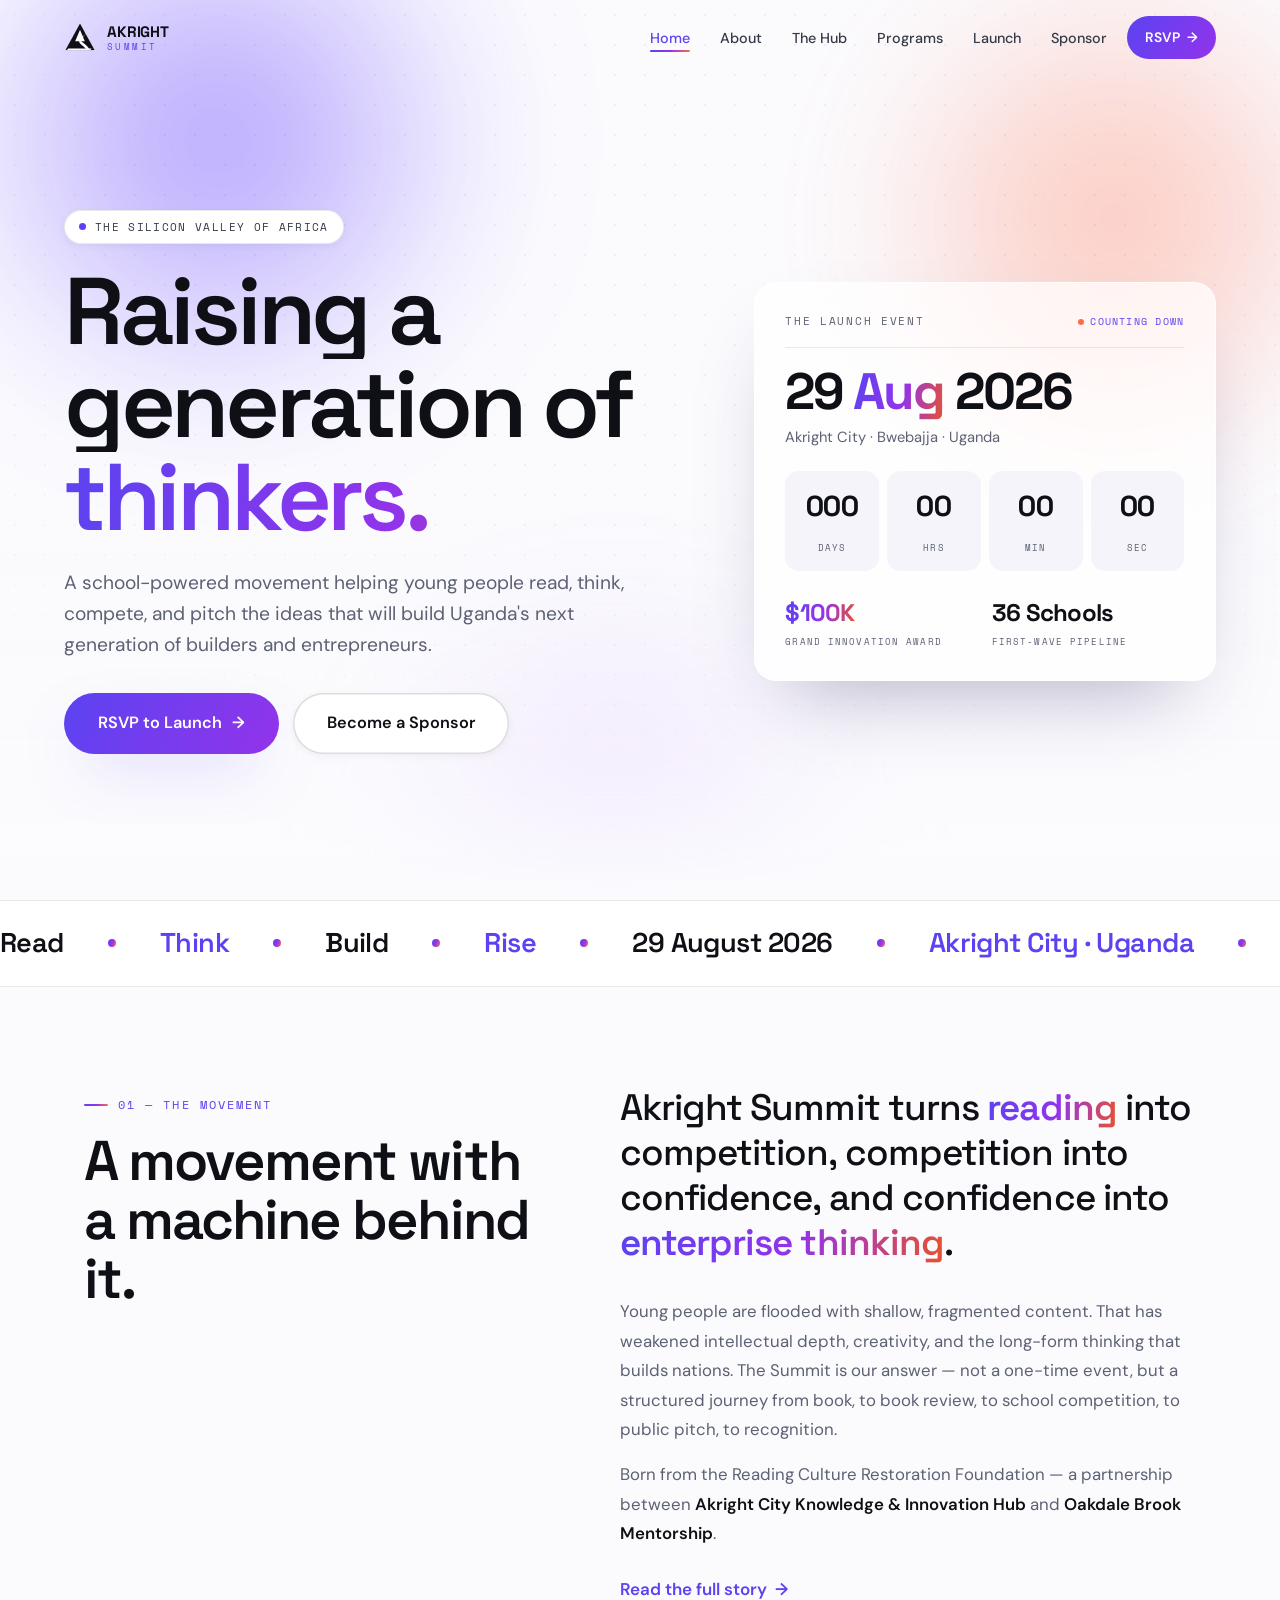
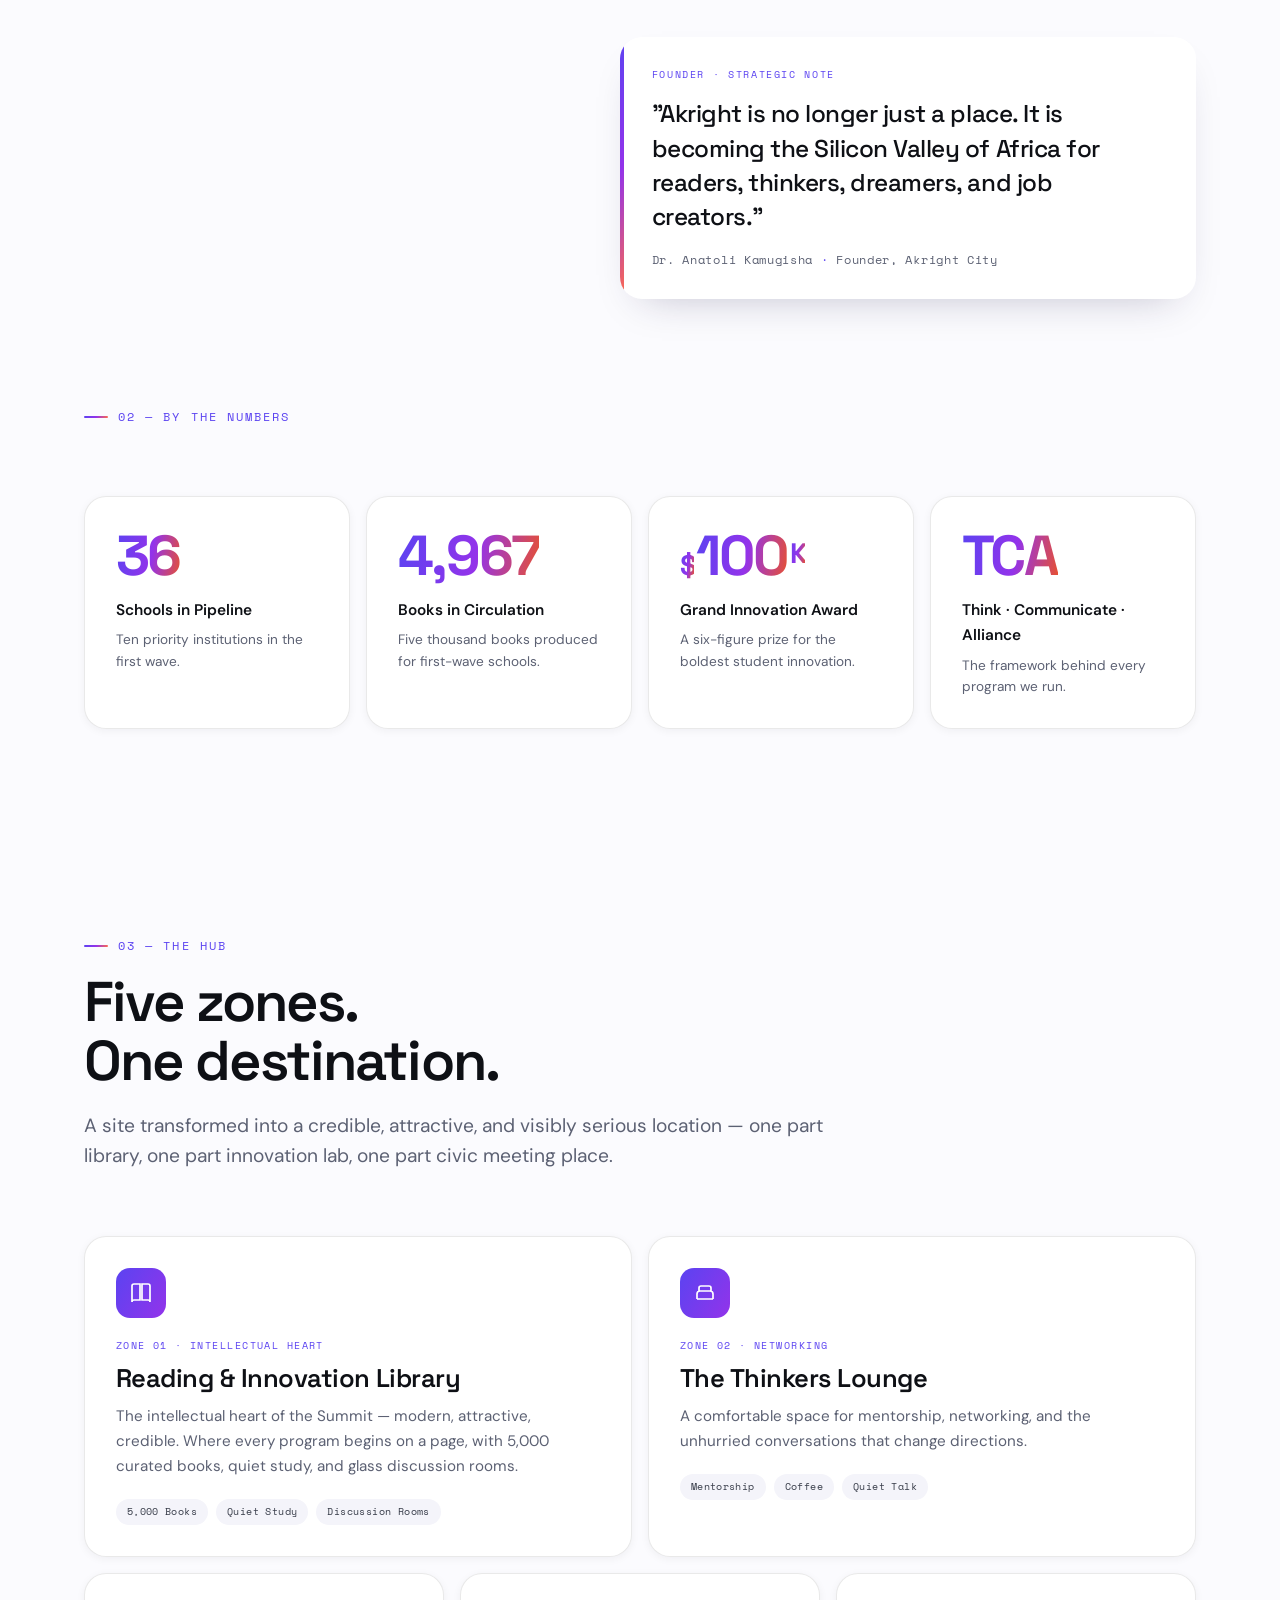
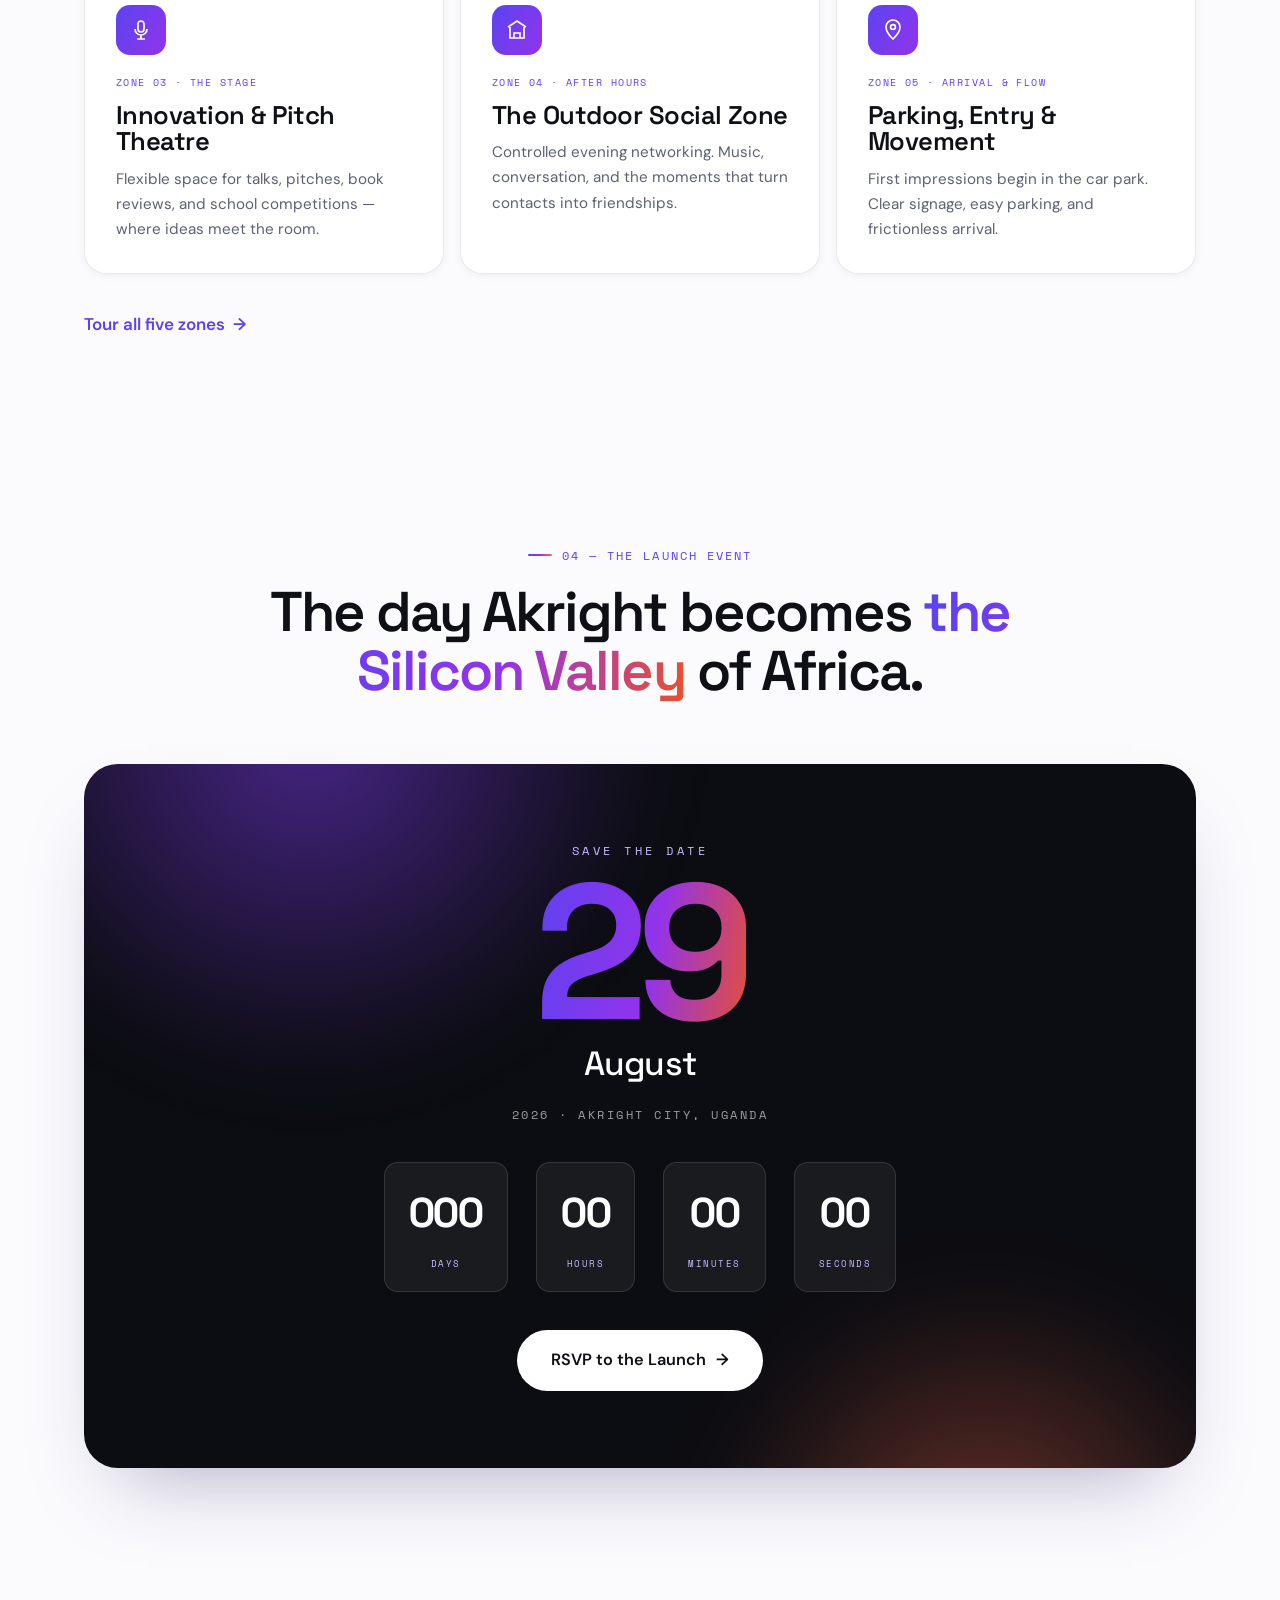
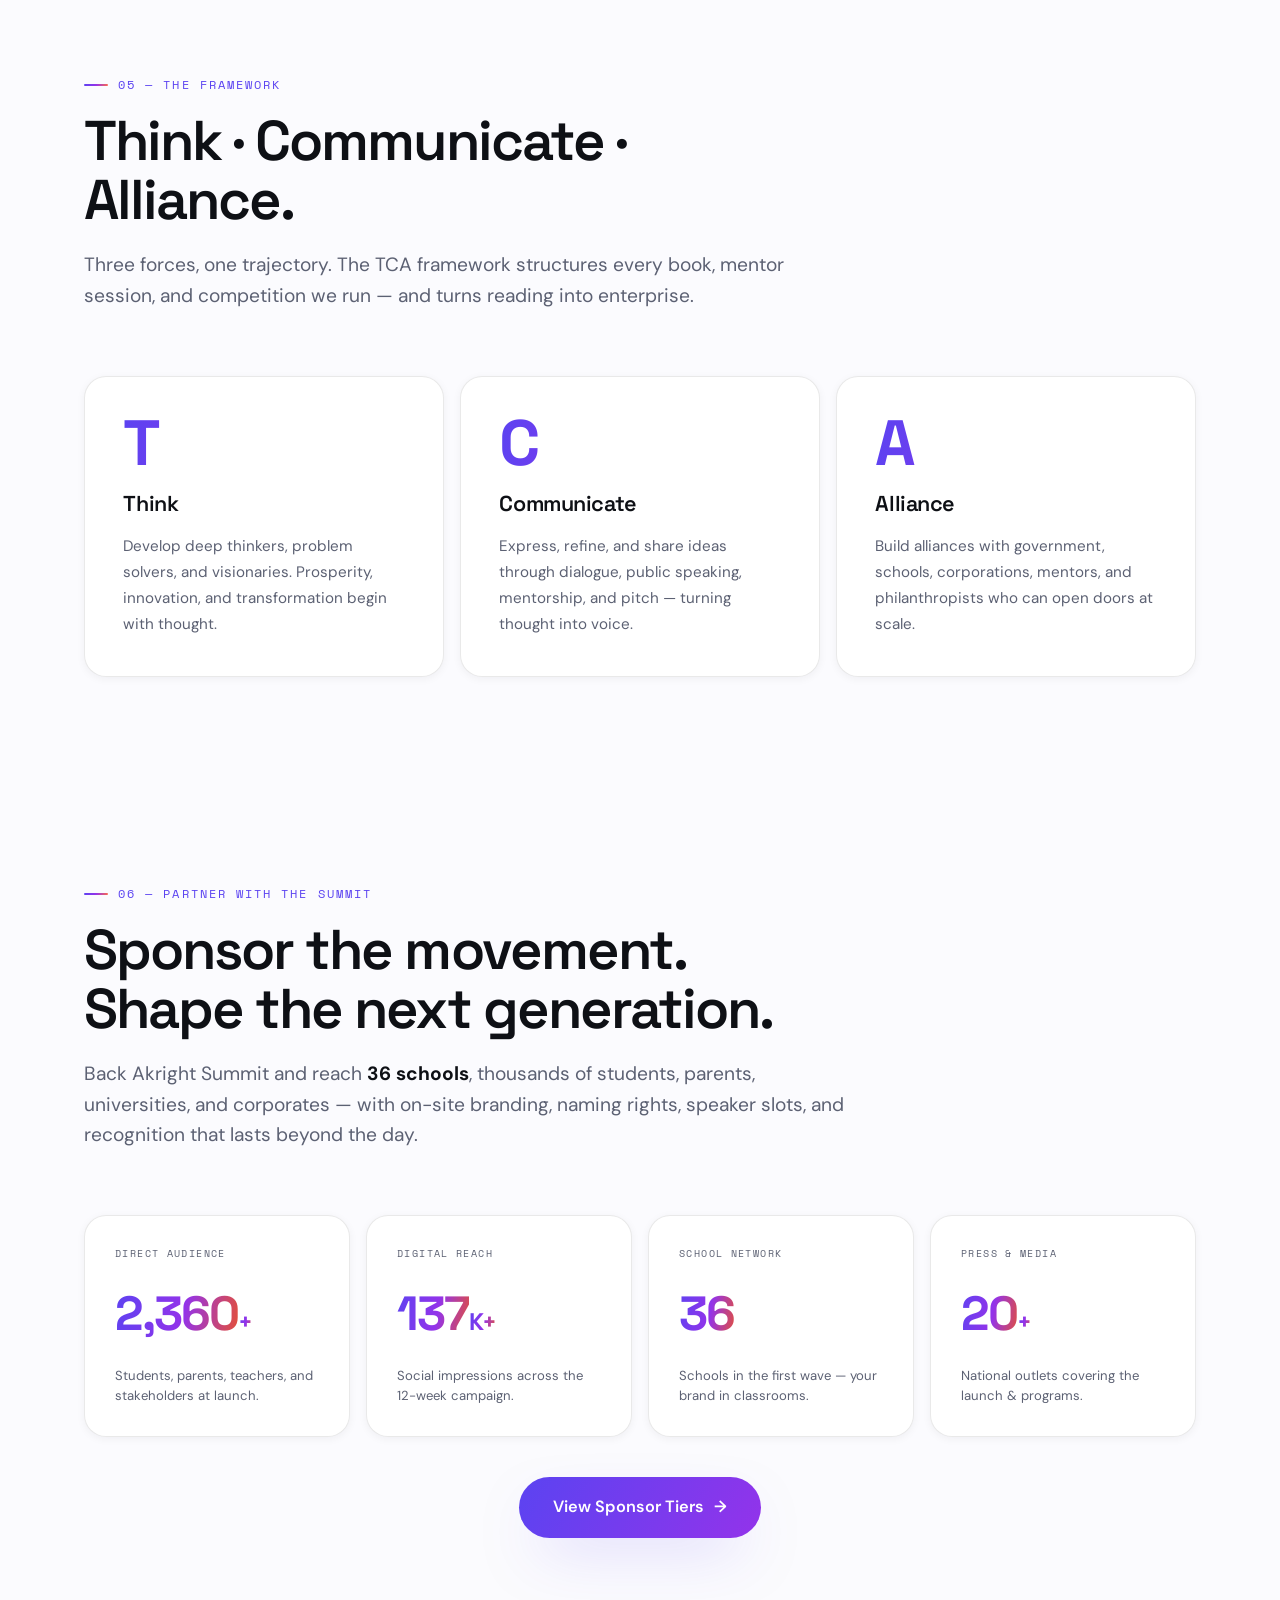
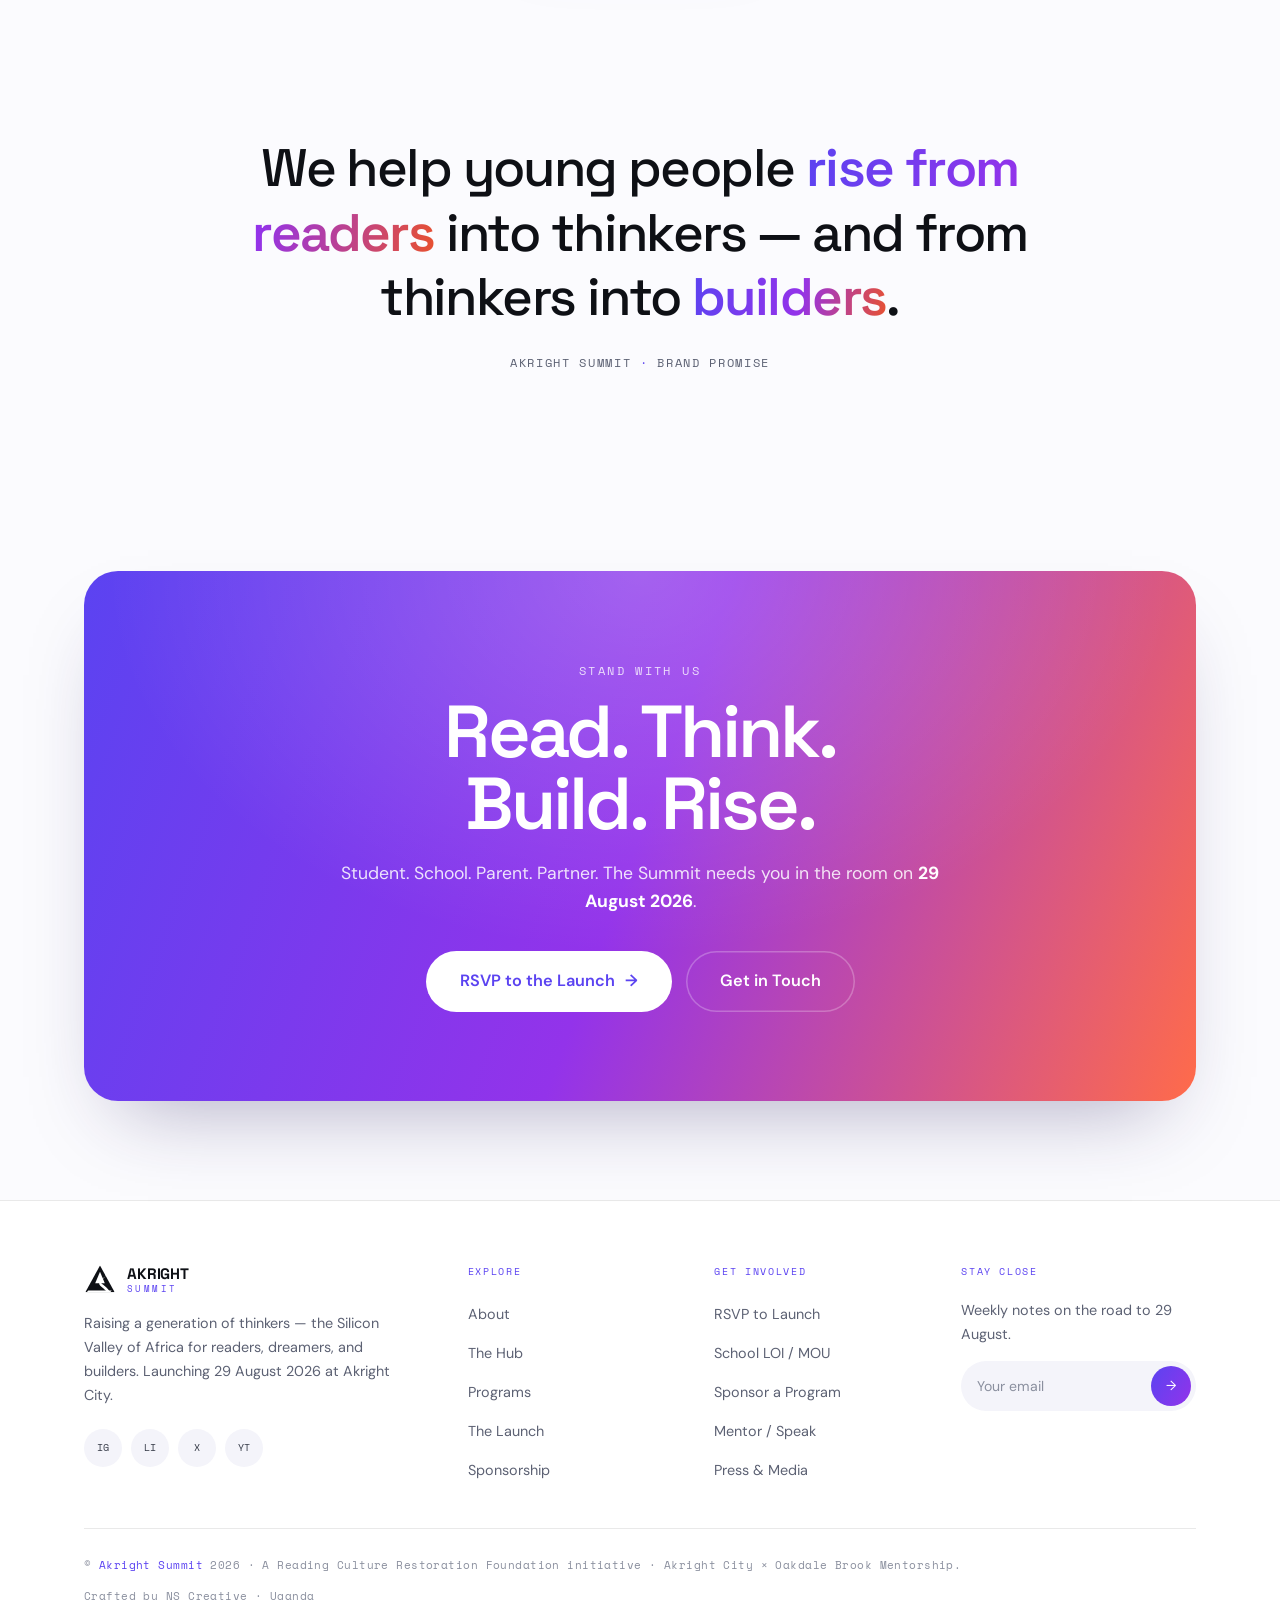
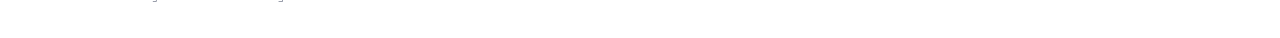
<file: index.html>
<!DOCTYPE html>
<html lang="en">
<head>
<meta charset="UTF-8">
<meta name="viewport" content="width=device-width, initial-scale=1.0, viewport-fit=cover">
<meta name="theme-color" content="#FBFBFE">
<title>Akright Summit — Raising a Generation of Thinkers · Launching 29 August 2026</title>
<meta name="description" content="The Silicon Valley of Africa. A school-powered movement helping young people read, think, compete, and pitch ideas. Launching 29 August 2026 at Akright City, Uganda.">
<meta property="og:title" content="Akright Summit — Raising a Generation of Thinkers">
<meta property="og:description" content="Launching 29 August 2026 at Akright City, Uganda. Read. Think. Build. Rise.">
<script>document.documentElement.classList.add('js')</script>
<link rel="preconnect" href="https://fonts.googleapis.com">
<link rel="preconnect" href="https://fonts.gstatic.com" crossorigin>
<link href="https://fonts.googleapis.com/css2?family=DM+Sans:wght@400;500;600;700&family=Space+Grotesk:wght@400;500;600;700&family=Space+Mono:wght@400;700&display=swap" rel="stylesheet">
<link rel="stylesheet" href="assets/css/home.css">
<link rel="icon" type="image/svg+xml" href="assets/logo/logo.svg">
</head>
<body class="loading">

<div class="scroll-progress" id="scrollProgress" aria-hidden="true"></div>

<!-- LOADER -->
<div id="loader" role="status" aria-label="Loading">
  <div class="ld-mark">
    <svg viewBox="0 0 240 220" xmlns="http://www.w3.org/2000/svg" fill="currentColor" aria-hidden="true">
      <defs><clipPath id="ld-clip"><path d="M120 8 L230 210 L10 210 Z"/></clipPath></defs>
      <g clip-path="url(#ld-clip)">
        <rect width="240" height="220"/>
        <path d="M120 56 L156 142 L84 142 Z" fill="#0A0A0A"/>
        <path d="M168 56 C 178 76, 158 96, 138 108 C 116 120, 122 138, 144 154 C 162 168, 180 184, 192 202 L 168 202 C 156 188, 138 174, 124 162 C 108 148, 110 130, 130 118 C 152 106, 168 88, 158 64 Z" fill="#0A0A0A"/>
        <path d="M32 196 L208 196 L196 210 L20 210 Z" fill="#0A0A0A"/>
      </g>
    </svg>
  </div>
  <div class="ld-brand">AKRIGHT SUMMIT</div>
  <div class="ld-sub">29 August 2026</div>
  <div class="ld-track"><div class="ld-bar"></div></div>
  <div class="ld-pct">000</div>
</div>

<!-- NAV -->
<nav class="nav" id="nav" aria-label="Primary">
  <a href="index.html" class="nav-logo" aria-label="Akright Summit — home">
    <svg class="lg" viewBox="0 0 240 220" xmlns="http://www.w3.org/2000/svg" fill="currentColor" aria-hidden="true">
      <defs><clipPath id="nv-clip"><path d="M120 8 L230 210 L10 210 Z"/></clipPath></defs>
      <g clip-path="url(#nv-clip)">
        <rect width="240" height="220"/>
        <path d="M120 56 L156 142 L84 142 Z" fill="#0A0A0A"/>
        <path d="M168 56 C 178 76, 158 96, 138 108 C 116 120, 122 138, 144 154 C 162 168, 180 184, 192 202 L 168 202 C 156 188, 138 174, 124 162 C 108 148, 110 130, 130 118 C 152 106, 168 88, 158 64 Z" fill="#0A0A0A"/>
        <path d="M32 196 L208 196 L196 210 L20 210 Z" fill="#0A0A0A"/>
      </g>
    </svg>
    <span class="lgt"><b>AKRIGHT</b><span>SUMMIT</span></span>
  </a>
  <ul class="nav-links">
    <li><a href="index.html" class="active">Home</a></li>
    <li><a href="about/">About</a></li>
    <li><a href="hub/">The Hub</a></li>
    <li><a href="programs/">Programs</a></li>
    <li><a href="launch/">Launch</a></li>
    <li><a href="sponsor/">Sponsor</a></li>
  </ul>
  <a href="launch/" class="nav-cta" data-magnetic="0.2">RSVP <span>→</span></a>
  <button class="nav-tog" id="navToggle" aria-label="Toggle menu" aria-controls="mnav" aria-expanded="false"><span></span><span></span><span></span></button>
</nav>

<div class="mnav" id="mnav" aria-hidden="true">
  <a href="index.html">Home</a>
  <a href="about/">About</a>
  <a href="hub/">The Hub</a>
  <a href="programs/">Programs</a>
  <a href="launch/">Launch</a>
  <a href="sponsor/">Sponsor</a>
  <a href="contact/">Contact</a>
  <div class="mf">29 August 2026 · Akright City, Uganda<br><a href="mailto:hello@akrightsummit.org">hello@akrightsummit.org</a></div>
</div>

<!-- HERO -->
<header class="hero">
  <div class="hero-bg" aria-hidden="true">
    <div class="blob b1"></div><div class="blob b2"></div><div class="blob b3"></div>
    <div class="hero-grid"></div>
  </div>
  <div class="hero-inner">
    <div class="hero-copy">
      <span class="chip hero-anim d1"><span class="dot"></span> The Silicon Valley of Africa</span>
      <h1 class="hero-h1">
        <span class="ln"><span>Raising a</span></span>
        <span class="ln"><span>generation of</span></span>
        <span class="ln"><span class="gtext">thinkers.</span></span>
      </h1>
      <p class="hero-sub hero-anim d2">A school-powered movement helping young people read, think, compete, and pitch the ideas that will build Uganda's next generation of builders and entrepreneurs.</p>
      <div class="hero-cta hero-anim d3">
        <a href="launch/" class="btn btn-grad btn-lg" data-magnetic="0.2">RSVP to Launch <span class="arw">→</span></a>
        <a href="sponsor/" class="btn btn-ghost btn-lg" data-magnetic="0.15">Become a Sponsor</a>
      </div>
    </div>

    <aside class="hero-card hero-anim d2" aria-label="Launch details">
      <div class="hc-top">
        <span class="l">The Launch Event</span>
        <span class="hc-live"><span class="dot"></span> Counting down</span>
      </div>
      <div class="hc-date">29 <span class="gtext">Aug</span> 2026</div>
      <div class="hc-where">Akright City · Bwebajja · Uganda</div>
      <div class="hc-cd">
        <div class="hc-u"><b data-cd="days">000</b><span>Days</span></div>
        <div class="hc-u"><b data-cd="hrs">00</b><span>Hrs</span></div>
        <div class="hc-u"><b data-cd="min">00</b><span>Min</span></div>
        <div class="hc-u"><b data-cd="sec">00</b><span>Sec</span></div>
      </div>
      <div class="hc-foot">
        <div class="hc-stat"><div class="n"><span class="gtext">$100K</span></div><div class="k">Grand Innovation Award</div></div>
        <div class="hc-stat"><div class="n">36 Schools</div><div class="k">First-Wave Pipeline</div></div>
      </div>
    </aside>
  </div>
</header>

<!-- MARQUEE -->
<div class="marquee" aria-hidden="true">
  <div class="mq-track">
    <span class="mq-item">Read<span class="s"></span></span>
    <span class="mq-item">Think<span class="s"></span></span>
    <span class="mq-item">Build<span class="s"></span></span>
    <span class="mq-item">Rise<span class="s"></span></span>
    <span class="mq-item">29 August 2026<span class="s"></span></span>
    <span class="mq-item">Akright City · Uganda<span class="s"></span></span>
    <span class="mq-item">From Pages to Possibility<span class="s"></span></span>
    <span class="mq-item">Read<span class="s"></span></span>
    <span class="mq-item">Think<span class="s"></span></span>
    <span class="mq-item">Build<span class="s"></span></span>
    <span class="mq-item">Rise<span class="s"></span></span>
    <span class="mq-item">29 August 2026<span class="s"></span></span>
    <span class="mq-item">Akright City · Uganda<span class="s"></span></span>
    <span class="mq-item">From Pages to Possibility<span class="s"></span></span>
  </div>
</div>

<!-- MOVEMENT -->
<section class="section" id="movement">
  <div class="wrap split">
    <div class="split-sticky">
      <span class="kicker reveal">01 — The Movement</span>
      <h2 class="h2 reveal d1" style="margin-top:18px">A movement with a machine behind it.</h2>
    </div>
    <div>
      <p class="statement reveal">Akright Summit turns <span class="gtext">reading</span> into competition, competition into confidence, and confidence into <span class="gtext">enterprise thinking</span>.</p>
      <div style="margin-top:32px" class="reveal d1">
        <p class="body-text">Young people are flooded with shallow, fragmented content. That has weakened intellectual depth, creativity, and the long-form thinking that builds nations. The Summit is our answer — not a one-time event, but a structured journey from book, to book review, to school competition, to public pitch, to recognition.</p>
        <p class="body-text">Born from the Reading Culture Restoration Foundation — a partnership between <strong>Akright City Knowledge &amp; Innovation Hub</strong> and <strong>Oakdale Brook Mentorship</strong>.</p>
        <div style="margin-top:26px"><a href="about/" class="tlink">Read the full story <span class="arw">→</span></a></div>
      </div>
      <div class="quote reveal d2">
        <div class="ql">Founder · Strategic Note</div>
        <p class="qt">"Akright is no longer just a place. It is becoming the Silicon Valley of Africa for readers, thinkers, dreamers, and job creators."</p>
        <p class="qa">Dr. Anatoli Kamugisha <b>·</b> Founder, Akright City</p>
      </div>
    </div>
  </div>
</section>

<!-- STATS -->
<section class="section" style="padding-top:0">
  <div class="wrap">
    <span class="kicker reveal" style="margin-bottom:36px; display:inline-flex">02 — By the Numbers</span>
    <div class="stat-row" style="margin-top:34px">
      <div class="stat-card reveal">
        <div class="n"><span class="gtext" data-count="36" data-dur="1600">0</span></div>
        <div class="l">Schools in Pipeline</div>
        <div class="d">Ten priority institutions in the first wave.</div>
      </div>
      <div class="stat-card reveal d1">
        <div class="n"><span class="gtext" data-count="5000" data-dur="2000">0</span></div>
        <div class="l">Books in Circulation</div>
        <div class="d">Five thousand books produced for first-wave schools.</div>
      </div>
      <div class="stat-card reveal d2">
        <div class="n"><span class="pre gtext">$</span><span class="gtext" data-count="100" data-dur="1800">0</span><span class="suf gtext">K</span></div>
        <div class="l">Grand Innovation Award</div>
        <div class="d">A six-figure prize for the boldest student innovation.</div>
      </div>
      <div class="stat-card reveal d3">
        <div class="n"><span class="gtext">TCA</span></div>
        <div class="l">Think · Communicate · Alliance</div>
        <div class="d">The framework behind every program we run.</div>
      </div>
    </div>
  </div>
</section>

<!-- HUB BENTO -->
<section class="section">
  <div class="wrap">
    <div class="shead reveal">
      <span class="kicker">03 — The Hub</span>
      <h2 class="h2">Five zones.<br>One destination.</h2>
      <p class="lead">A site transformed into a credible, attractive, and visibly serious location — one part library, one part innovation lab, one part civic meeting place.</p>
    </div>
    <div class="bento">
      <div class="tile lg reveal">
        <div class="t-ico"><svg width="24" height="24" viewBox="0 0 24 24" fill="none" stroke="currentColor" stroke-width="1.7"><path d="M3 5a2 2 0 012-2h6v16H5a2 2 0 00-2 2zM21 5a2 2 0 00-2-2h-6v16h6a2 2 0 012 2z"/></svg></div>
        <div class="t-num">Zone 01 · Intellectual Heart</div>
        <h3 class="t-name">Reading &amp; Innovation Library</h3>
        <p class="t-desc">The intellectual heart of the Summit — modern, attractive, credible. Where every program begins on a page, with 5,000 curated books, quiet study, and glass discussion rooms.</p>
        <div class="t-tags"><span>5,000 Books</span><span>Quiet Study</span><span>Discussion Rooms</span></div>
      </div>
      <div class="tile md reveal d1">
        <div class="t-ico"><svg width="24" height="24" viewBox="0 0 24 24" fill="none" stroke="currentColor" stroke-width="1.7"><path d="M4 18v-5a3 3 0 013-3h10a3 3 0 013 3v5M4 18h16M6 10V7a2 2 0 012-2h8a2 2 0 012 2v3"/></svg></div>
        <div class="t-num">Zone 02 · Networking</div>
        <h3 class="t-name">The Thinkers Lounge</h3>
        <p class="t-desc">A comfortable space for mentorship, networking, and the unhurried conversations that change directions.</p>
        <div class="t-tags"><span>Mentorship</span><span>Coffee</span><span>Quiet Talk</span></div>
      </div>
      <div class="tile sm reveal d2">
        <div class="t-ico"><svg width="24" height="24" viewBox="0 0 24 24" fill="none" stroke="currentColor" stroke-width="1.7"><path d="M12 14a3 3 0 003-3V6a3 3 0 00-6 0v5a3 3 0 003 3zM6 11a6 6 0 0012 0M12 17v4M8 21h8"/></svg></div>
        <div class="t-num">Zone 03 · The Stage</div>
        <h3 class="t-name">Innovation &amp; Pitch Theatre</h3>
        <p class="t-desc">Flexible space for talks, pitches, book reviews, and school competitions — where ideas meet the room.</p>
      </div>
      <div class="tile sm reveal">
        <div class="t-ico"><svg width="24" height="24" viewBox="0 0 24 24" fill="none" stroke="currentColor" stroke-width="1.7"><path d="M3 9l9-6 9 6M5 9v11h14V9M9 20v-5h6v5"/></svg></div>
        <div class="t-num">Zone 04 · After Hours</div>
        <h3 class="t-name">The Outdoor Social Zone</h3>
        <p class="t-desc">Controlled evening networking. Music, conversation, and the moments that turn contacts into friendships.</p>
      </div>
      <div class="tile sm reveal d1">
        <div class="t-ico"><svg width="24" height="24" viewBox="0 0 24 24" fill="none" stroke="currentColor" stroke-width="1.7"><path d="M12 21s7-6.5 7-12a7 7 0 10-14 0c0 5.5 7 12 7 12z"/><circle cx="12" cy="9" r="2.4"/></svg></div>
        <div class="t-num">Zone 05 · Arrival &amp; Flow</div>
        <h3 class="t-name">Parking, Entry &amp; Movement</h3>
        <p class="t-desc">First impressions begin in the car park. Clear signage, easy parking, and frictionless arrival.</p>
      </div>
    </div>
    <div class="reveal d2" style="margin-top:36px"><a href="hub/" class="tlink">Tour all five zones <span class="arw">→</span></a></div>
  </div>
</section>

<!-- SAVE THE DATE -->
<section class="section">
  <div class="wrap">
    <div class="shead center reveal">
      <span class="kicker center">04 — The Launch Event</span>
      <h2 class="h2">The day Akright becomes <span class="gtext">the Silicon Valley</span> of Africa.</h2>
    </div>
    <div class="save reveal d1 on-dark">
      <div class="glow" aria-hidden="true"><div class="g1"></div><div class="g2"></div></div>
      <div class="sk">Save the Date</div>
      <div class="sd"><span class="gtext">29</span></div>
      <div class="sm">August</div>
      <div class="sy">2026 · Akright City, Uganda</div>
      <div class="cd" aria-label="Countdown to launch">
        <div class="cd-u"><b data-cd="days">000</b><span>Days</span></div>
        <div class="cd-u"><b data-cd="hrs">00</b><span>Hours</span></div>
        <div class="cd-u"><b data-cd="min">00</b><span>Minutes</span></div>
        <div class="cd-u"><b data-cd="sec">00</b><span>Seconds</span></div>
      </div>
      <a href="launch/" class="btn btn-light btn-lg" data-magnetic="0.2">RSVP to the Launch <span class="arw">→</span></a>
    </div>
  </div>
</section>

<!-- TCA -->
<section class="section">
  <div class="wrap">
    <div class="shead reveal">
      <span class="kicker">05 — The Framework</span>
      <h2 class="h2">Think · Communicate · Alliance.</h2>
      <p class="lead">Three forces, one trajectory. The TCA framework structures every book, mentor session, and competition we run — and turns reading into enterprise.</p>
    </div>
    <div class="tca">
      <div class="tca-card reveal">
        <div class="tca-l gtext">T</div>
        <div class="tca-n">Think</div>
        <p class="tca-d">Develop deep thinkers, problem solvers, and visionaries. Prosperity, innovation, and transformation begin with thought.</p>
      </div>
      <div class="tca-card reveal d1">
        <div class="tca-l gtext">C</div>
        <div class="tca-n">Communicate</div>
        <p class="tca-d">Express, refine, and share ideas through dialogue, public speaking, mentorship, and pitch — turning thought into voice.</p>
      </div>
      <div class="tca-card reveal d2">
        <div class="tca-l gtext">A</div>
        <div class="tca-n">Alliance</div>
        <p class="tca-d">Build alliances with government, schools, corporations, mentors, and philanthropists who can open doors at scale.</p>
      </div>
    </div>
  </div>
</section>

<!-- SPONSOR -->
<section class="section">
  <div class="wrap">
    <div class="shead reveal">
      <span class="kicker">06 — Partner with the Summit</span>
      <h2 class="h2">Sponsor the movement. Shape the next generation.</h2>
      <p class="lead">Back Akright Summit and reach <strong style="color:var(--ink)">36 schools</strong>, thousands of students, parents, universities, and corporates — with on-site branding, naming rights, speaker slots, and recognition that lasts beyond the day.</p>
    </div>
    <div class="reach">
      <div class="reach-item reveal"><div class="k">Direct Audience</div><div class="n"><span class="gtext" data-count="2500" data-dur="1800">0</span><span class="suf gtext">+</span></div><div class="d">Students, parents, teachers, and stakeholders at launch.</div></div>
      <div class="reach-item reveal d1"><div class="k">Digital Reach</div><div class="n"><span class="gtext" data-count="150" data-dur="2000">0</span><span class="suf gtext">K+</span></div><div class="d">Social impressions across the 12-week campaign.</div></div>
      <div class="reach-item reveal d2"><div class="k">School Network</div><div class="n"><span class="gtext" data-count="36" data-dur="1400">0</span></div><div class="d">Schools in the first wave — your brand in classrooms.</div></div>
      <div class="reach-item reveal d3"><div class="k">Press &amp; Media</div><div class="n"><span class="gtext" data-count="20" data-dur="1500">0</span><span class="suf gtext">+</span></div><div class="d">National outlets covering the launch &amp; programs.</div></div>
    </div>
    <div class="reveal d2" style="margin-top:40px; text-align:center">
      <a href="sponsor/" class="btn btn-grad btn-lg" data-magnetic="0.18">View Sponsor Tiers <span class="arw">→</span></a>
    </div>
  </div>
</section>

<!-- MANIFESTO -->
<section class="section">
  <div class="wrap manifesto reveal">
    <p class="manifesto-q">We help young people <span class="gtext">rise from readers</span> into thinkers — and from thinkers into <span class="gtext">builders</span>.</p>
    <p class="manifesto-a">Akright Summit <b>·</b> Brand Promise</p>
  </div>
</section>

<!-- FINAL CTA -->
<section class="section">
  <div class="wrap">
    <div class="final on-dark reveal">
      <div class="fk">Stand With Us</div>
      <h2>Read. Think.<br>Build. Rise.</h2>
      <p>Student. School. Parent. Partner. The Summit needs you in the room on <strong>29 August 2026</strong>.</p>
      <div class="final-cta">
        <a href="launch/" class="btn btn-light btn-lg" data-magnetic="0.2">RSVP to the Launch <span class="arw">→</span></a>
        <a href="contact/" class="btn btn-ghost btn-lg" data-magnetic="0.15">Get in Touch</a>
      </div>
    </div>
  </div>
</section>

<!-- FOOTER -->
<footer class="footer">
  <div class="wrap">
    <div class="footer-top">
      <div class="footer-brand">
        <div class="lg">
          <svg viewBox="0 0 240 220" xmlns="http://www.w3.org/2000/svg" fill="currentColor" aria-hidden="true">
            <defs><clipPath id="fb-clip"><path d="M120 8 L230 210 L10 210 Z"/></clipPath></defs>
            <g clip-path="url(#fb-clip)">
              <rect width="240" height="220"/>
              <path d="M120 56 L156 142 L84 142 Z" fill="#0A0A0A"/>
              <path d="M168 56 C 178 76, 158 96, 138 108 C 116 120, 122 138, 144 154 C 162 168, 180 184, 192 202 L 168 202 C 156 188, 138 174, 124 162 C 108 148, 110 130, 130 118 C 152 106, 168 88, 158 64 Z" fill="#0A0A0A"/>
              <path d="M32 196 L208 196 L196 210 L20 210 Z" fill="#0A0A0A"/>
            </g>
          </svg>
          <span class="lgt"><b>AKRIGHT</b><span>SUMMIT</span></span>
        </div>
        <p class="footer-tag">Raising a generation of thinkers — the Silicon Valley of Africa for readers, dreamers, and builders. Launching 29 August 2026 at Akright City.</p>
        <div class="f-soc">
          <a href="#" aria-label="Instagram">IG</a>
          <a href="#" aria-label="LinkedIn">LI</a>
          <a href="#" aria-label="X">X</a>
          <a href="#" aria-label="YouTube">YT</a>
        </div>
      </div>
      <div class="footer-col">
        <h5>Explore</h5>
        <ul>
          <li><a href="about/">About</a></li>
          <li><a href="hub/">The Hub</a></li>
          <li><a href="programs/">Programs</a></li>
          <li><a href="launch/">The Launch</a></li>
          <li><a href="sponsor/">Sponsorship</a></li>
        </ul>
      </div>
      <div class="footer-col">
        <h5>Get Involved</h5>
        <ul>
          <li><a href="launch/">RSVP to Launch</a></li>
          <li><a href="contact/">School LOI / MOU</a></li>
          <li><a href="sponsor/">Sponsor a Program</a></li>
          <li><a href="contact/">Mentor / Speak</a></li>
          <li><a href="contact/">Press &amp; Media</a></li>
        </ul>
      </div>
      <div class="footer-col">
        <h5>Stay Close</h5>
        <p class="footer-tag" style="max-width:none">Weekly notes on the road to 29 August.</p>
        <form class="news" onsubmit="return aksSubscribe(event)">
          <input type="email" placeholder="Your email" aria-label="Email address" required>
          <button type="submit" aria-label="Subscribe">→</button>
        </form>
      </div>
    </div>
    <div class="footer-bottom">
      <div class="footer-copy">© <b>Akright Summit</b> 2026 · A Reading Culture Restoration Foundation initiative · Akright City × Oakdale Brook Mentorship.</div>
      <div class="footer-copy">Crafted by NS Creative · Uganda</div>
    </div>
  </div>
</footer>

<button class="to-top" id="toTop" aria-label="Back to top">↑</button>
<script src="assets/js/home.js"></script>
</body>
</html>
</file>
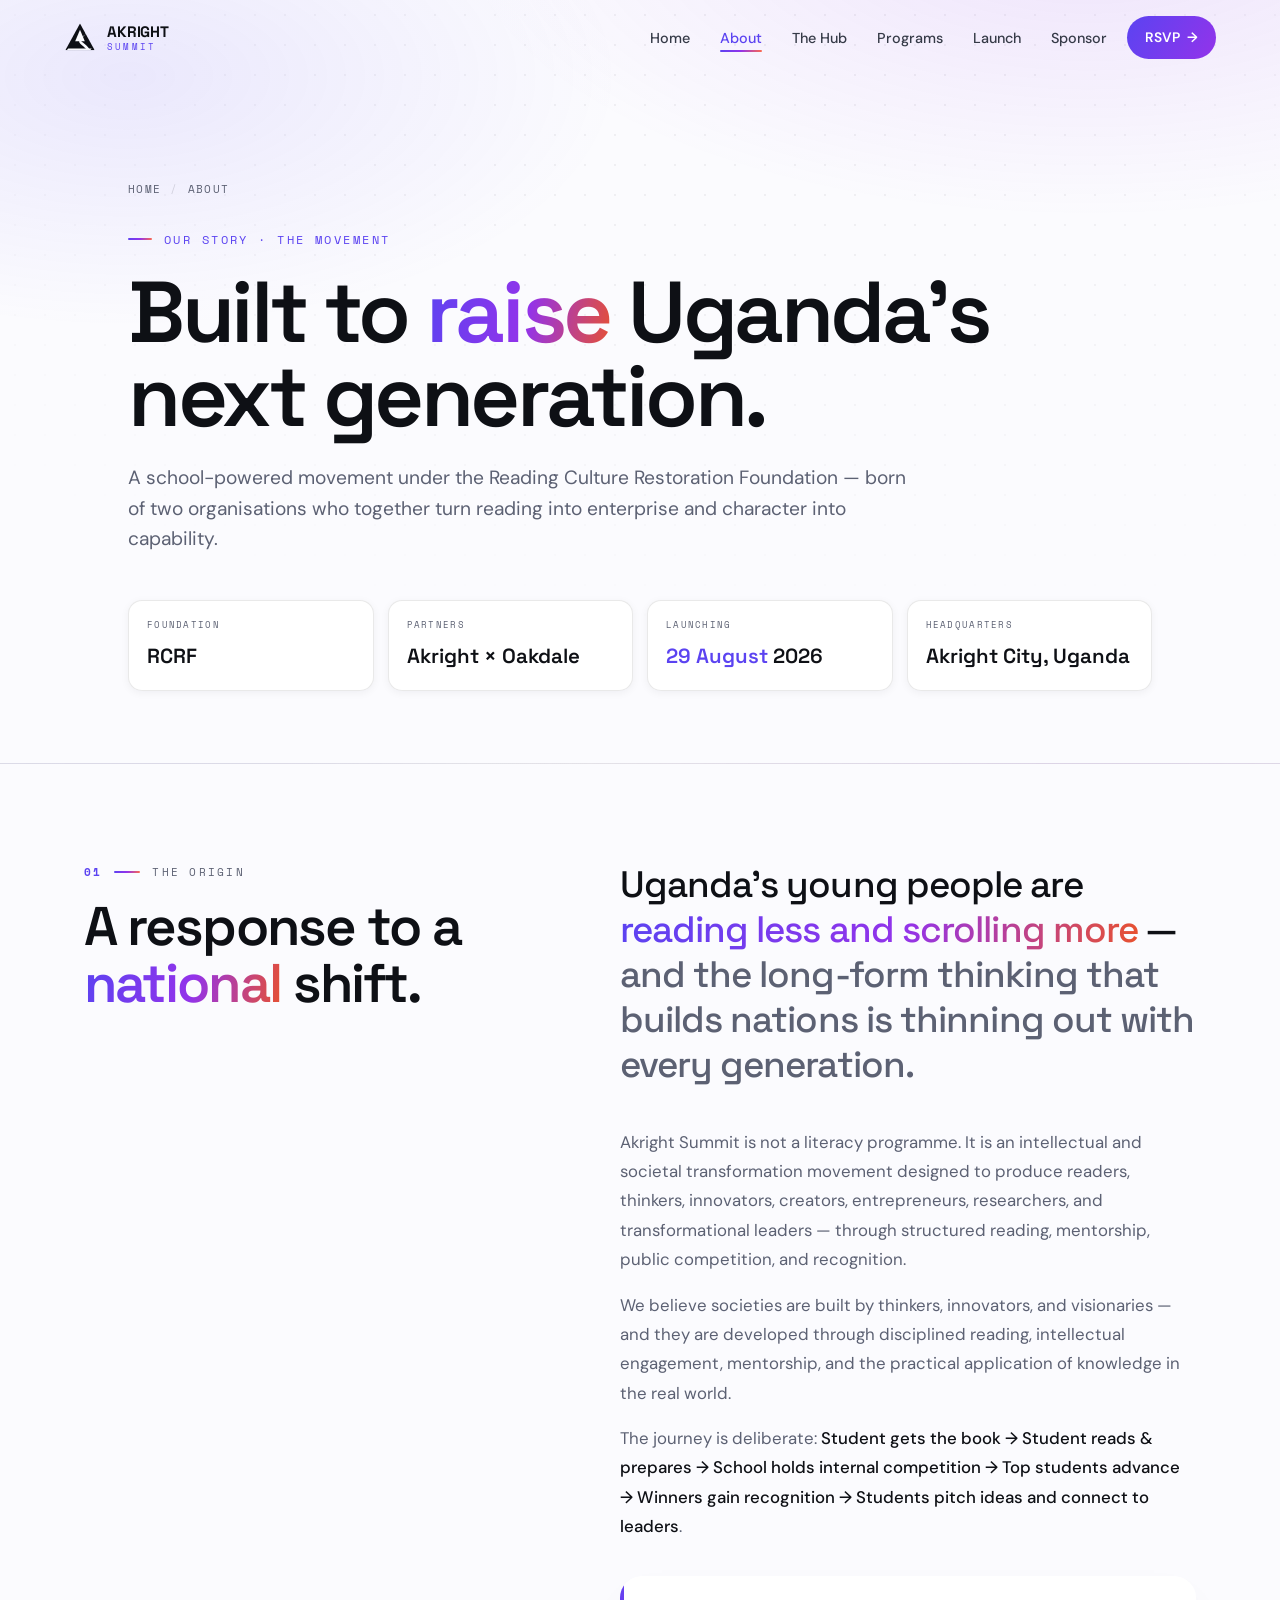
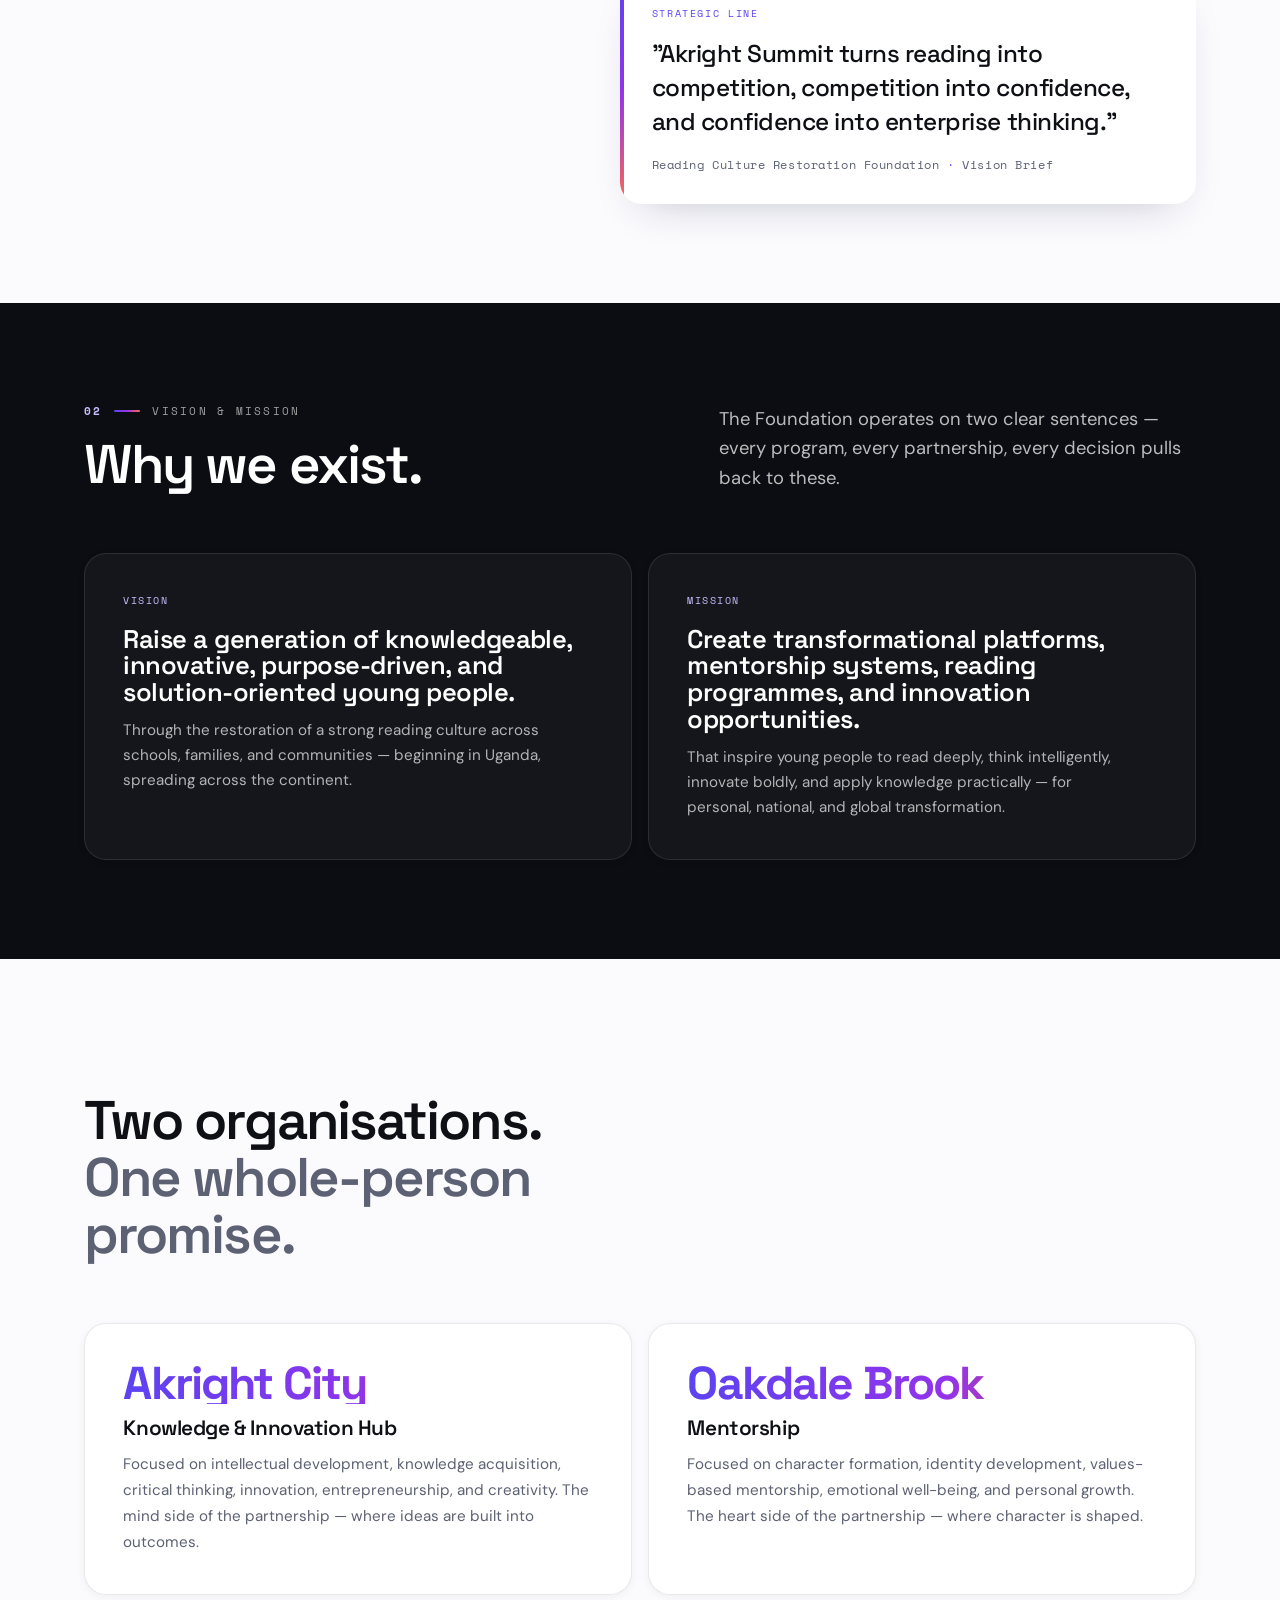
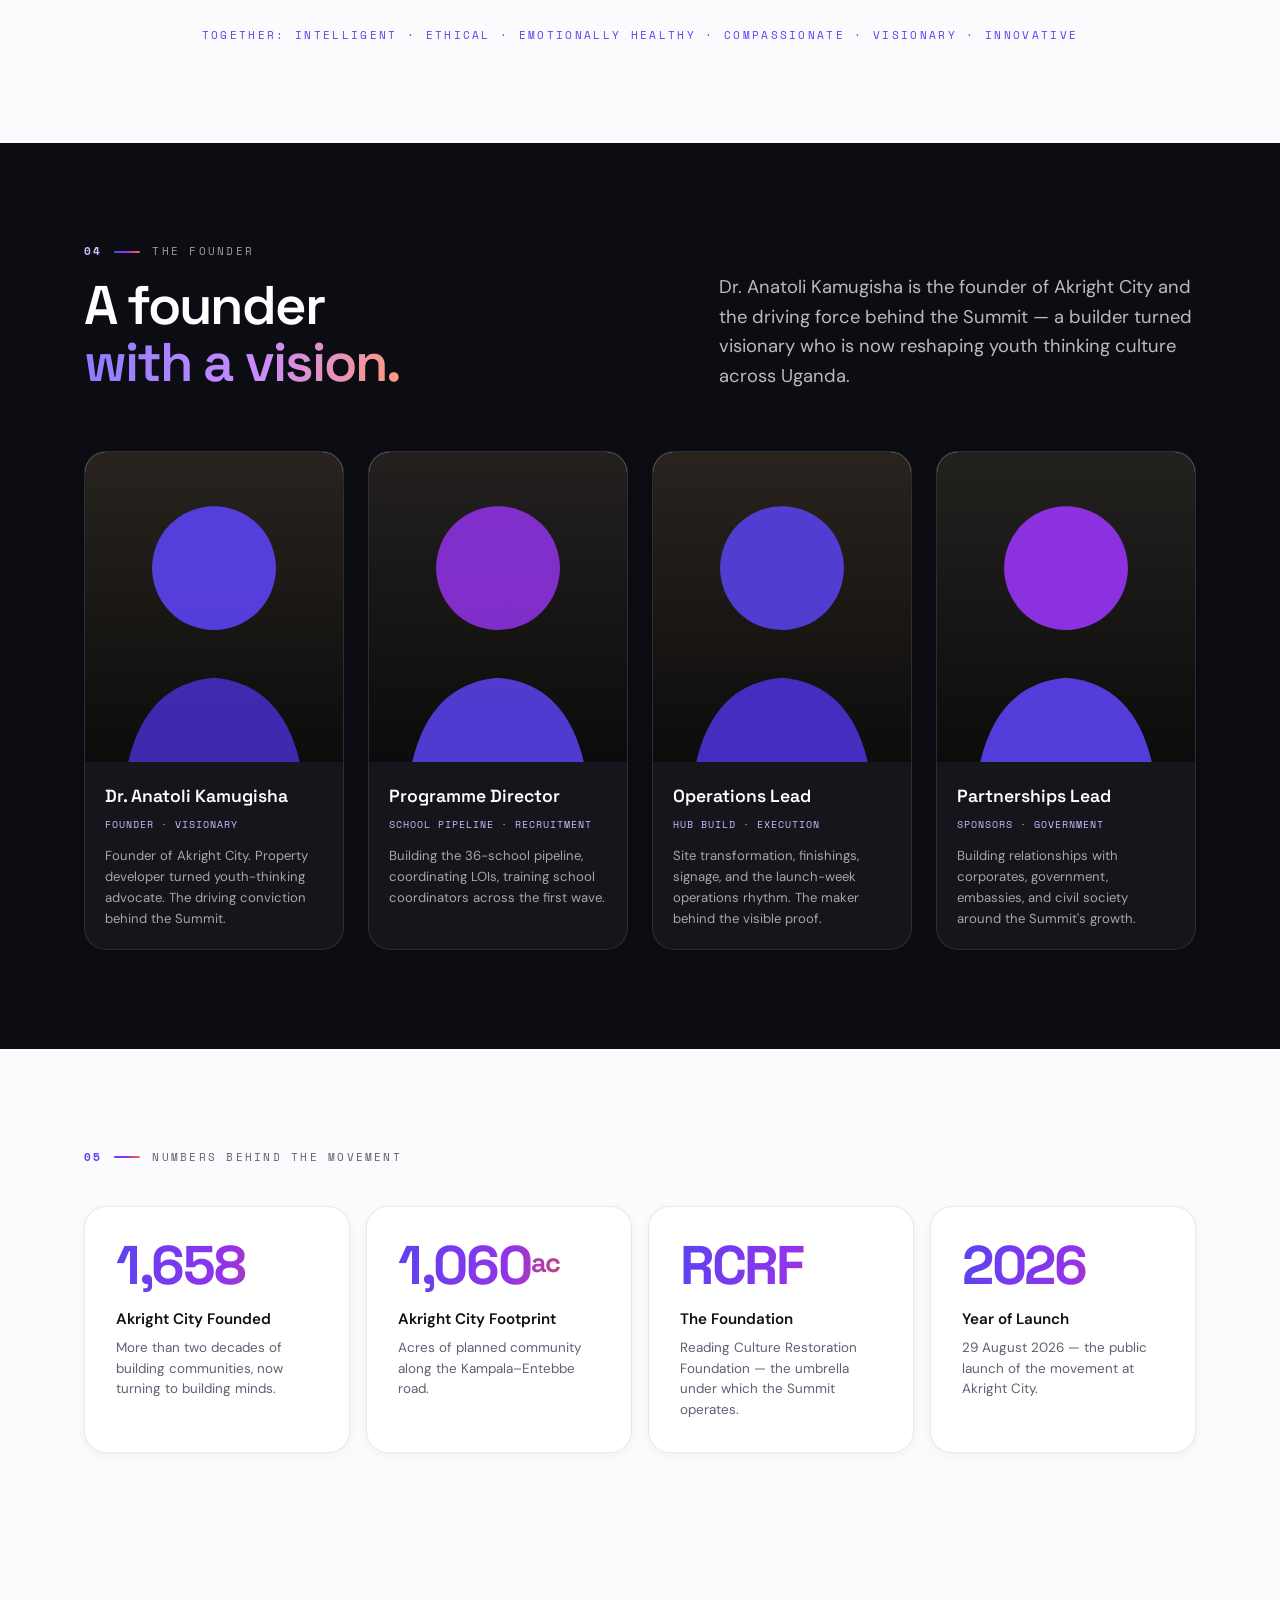
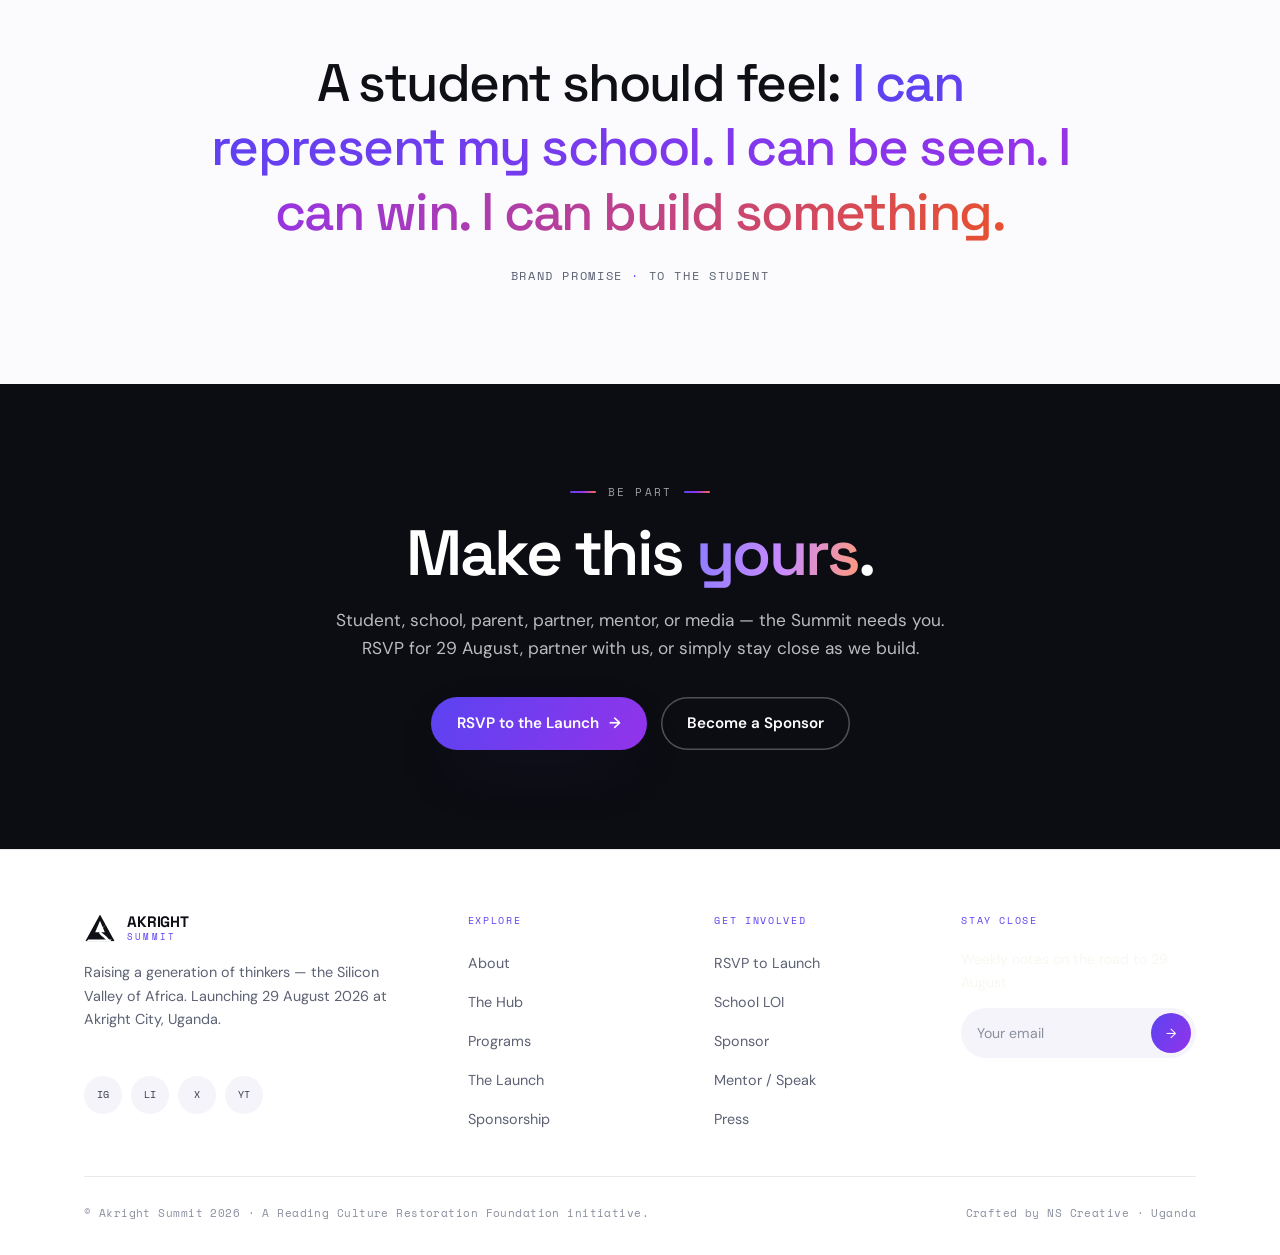
<file: about/index.html>
<!DOCTYPE html>
<html lang="en" class="">
<head>
<meta charset="UTF-8">
<meta name="viewport" content="width=device-width, initial-scale=1.0, viewport-fit=cover">
<meta name="theme-color" content="#FBFBFE">
<title>About — Akright Summit · The Reading Culture Restoration Foundation</title>
<meta name="description" content="The story behind Akright Summit — the Silicon Valley of Africa. A partnership between Akright City Knowledge & Innovation Hub and Oakdale Brook Mentorship.">
<script>document.documentElement.classList.add('js')</script>
<link rel="preconnect" href="https://fonts.googleapis.com">
<link rel="preconnect" href="https://fonts.gstatic.com" crossorigin>
<link href="https://fonts.googleapis.com/css2?family=DM+Sans:wght@400;500;600;700&family=Space+Grotesk:wght@400;500;600;700&family=Space+Mono:wght@400;700&display=swap" rel="stylesheet">
<link rel="stylesheet" href="../assets/css/home.css">
<link rel="icon" type="image/svg+xml" href="../assets/logo/logo.svg">
</head>
<body class="loading">

<div class="scroll-progress" id="scrollProgress" aria-hidden="true"></div>

<div id="loader" role="status" aria-label="Loading">
  <div class="loader-mark">
    <svg viewBox="0 0 240 220" xmlns="http://www.w3.org/2000/svg" fill="currentColor">
      <defs><clipPath id="ld-clip"><path d="M120 8 L230 210 L10 210 Z"/></clipPath></defs>
      <g clip-path="url(#ld-clip)"><rect width="240" height="220"/><path d="M120 56 L156 142 L84 142 Z" fill="#0A0A0A"/><path d="M168 56 C 178 76, 158 96, 138 108 C 116 120, 122 138, 144 154 C 162 168, 180 184, 192 202 L 168 202 C 156 188, 138 174, 124 162 C 108 148, 110 130, 130 118 C 152 106, 168 88, 158 64 Z" fill="#0A0A0A"/><path d="M32 196 L208 196 L196 210 L20 210 Z" fill="#0A0A0A"/></g>
    </svg>
  </div>
  <div class="loader-brand">ABOUT</div>
  <div class="loader-sub">Akright Summit</div>
  <div class="loader-track"><div class="loader-bar"></div></div>
  <div class="loader-pct">000</div>
</div>

<nav class="nav" id="nav" aria-label="Primary">
  <a href="../index.html" class="nav-logo">
    <svg class="lg" viewBox="0 0 240 220" xmlns="http://www.w3.org/2000/svg" fill="currentColor" aria-hidden="true">
      <defs><clipPath id="nv-clip"><path d="M120 8 L230 210 L10 210 Z"/></clipPath></defs>
      <g clip-path="url(#nv-clip)"><rect width="240" height="220"/><path d="M120 56 L156 142 L84 142 Z" fill="#0A0A0A"/><path d="M168 56 C 178 76, 158 96, 138 108 C 116 120, 122 138, 144 154 C 162 168, 180 184, 192 202 L 168 202 C 156 188, 138 174, 124 162 C 108 148, 110 130, 130 118 C 152 106, 168 88, 158 64 Z" fill="#0A0A0A"/><path d="M32 196 L208 196 L196 210 L20 210 Z" fill="#0A0A0A"/></g>
    </svg>
    <span class="lg-text"><span class="top">AKRIGHT</span><span class="bot">SUMMIT</span></span>
  </a>
  <ul class="nav-links">
    <li><a href="../index.html">Home</a></li>
    <li><a href="../about/" class="active">About</a></li>
    <li><a href="../hub/">The Hub</a></li>
    <li><a href="../programs/">Programs</a></li>
    <li><a href="../launch/">Launch</a></li>
    <li><a href="../sponsor/">Sponsor</a></li>
  </ul>
  <a href="../launch/" class="nav-cta" data-magnetic="0.15">RSVP <span>→</span></a>
  <button class="nav-toggle" id="navToggle" aria-label="Toggle menu" aria-controls="mobileNav" aria-expanded="false"><span></span><span></span><span></span></button>
</nav>

<div class="mobile-nav" id="mobileNav" aria-hidden="true">
  <ul>
    <li><a href="../index.html">Home</a></li><li><a href="../about/">About</a></li><li><a href="../hub/">The Hub</a></li><li><a href="../programs/">Programs</a></li><li><a href="../launch/">Launch</a></li><li><a href="../sponsor/">Sponsor</a></li><li><a href="../contact/">Contact</a></li>
  </ul>
  <div class="mn-foot">29 August 2026 · Akright City, Uganda · <a href="mailto:hello@akrightsummit.org">hello@akrightsummit.org</a></div>
</div>

<header class="page-hero">
  <div class="container">
    <div class="crumbs"><a href="../index.html">Home</a> <span class="sep">/</span> <span>About</span></div>
    <div class="page-hero-eyebrow">Our Story · The Movement</div>
    <h1 class="page-hero-title">Built to <span class="gold">raise</span> Uganda's next generation.</h1>
    <p class="page-hero-sub">A school-powered movement under the Reading Culture Restoration Foundation — born of two organisations who together turn reading into enterprise and character into capability.</p>
    <div class="page-hero-meta">
      <div class="item"><div class="k">Foundation</div><div class="v">RCRF</div></div>
      <div class="item"><div class="k">Partners</div><div class="v">Akright × Oakdale</div></div>
      <div class="item"><div class="k">Launching</div><div class="v"><span class="gold">29 August</span> 2026</div></div>
      <div class="item"><div class="k">Headquarters</div><div class="v">Akright City, Uganda</div></div>
    </div>
  </div>
</header>

<section class="section">
  <div class="container split">
    <div class="split-sticky">
      <div class="eyebrow reveal"><span class="num">01</span><span class="line"></span><span>The Origin</span></div>
      <h2 class="h-section reveal d1">A response to a <span class="gold">national</span> shift.</h2>
    </div>
    <div>
      <p class="statement reveal">Uganda's young people are <span class="gold">reading less and scrolling more</span> — <span class="light">and the long-form thinking that builds nations is thinning out with every generation.</span></p>
      <div style="margin-top:40px" class="reveal d1">
        <p class="body-text">Akright Summit is not a literacy programme. It is an intellectual and societal transformation movement designed to produce readers, thinkers, innovators, creators, entrepreneurs, researchers, and transformational leaders — through structured reading, mentorship, public competition, and recognition.</p>
        <p class="body-text">We believe societies are built by thinkers, innovators, and visionaries — and they are developed through disciplined reading, intellectual engagement, mentorship, and the practical application of knowledge in the real world.</p>
        <p class="body-text">The journey is deliberate: <strong style="color:var(--paper); font-weight:500;">Student gets the book → Student reads &amp; prepares → School holds internal competition → Top students advance → Winners gain recognition → Students pitch ideas and connect to leaders</strong>.</p>
      </div>
      <div class="quote-card reveal d2">
        <div class="label">Strategic Line</div>
        <p class="qt">"Akright Summit turns reading into competition, competition into confidence, and confidence into enterprise thinking."</p>
        <p class="att">Reading Culture Restoration Foundation <span class="gold">·</span> Vision Brief</p>
      </div>
    </div>
  </div>
</section>

<section class="section darker">
  <div class="container">
    <div class="section-head">
      <div>
        <div class="eyebrow reveal"><span class="num">02</span><span class="line"></span><span>Vision &amp; Mission</span></div>
        <h2 class="h-section reveal d1">Why we exist.</h2>
      </div>
      <div class="right reveal d2"><p>The Foundation operates on two clear sentences — every program, every partnership, every decision pulls back to these.</p></div>
    </div>
    <div class="zones reveal d1">
      <div class="zone">
        <div class="zone-num">Vision</div>
        <h3 class="zone-name">Raise a generation of knowledgeable, innovative, purpose-driven, and solution-oriented young people.</h3>
        <p class="zone-desc">Through the restoration of a strong reading culture across schools, families, and communities — beginning in Uganda, spreading across the continent.</p>
      </div>
      <div class="zone">
        <div class="zone-num">Mission</div>
        <h3 class="zone-name">Create transformational platforms, mentorship systems, reading programmes, and innovation opportunities.</h3>
        <p class="zone-desc">That inspire young people to read deeply, think intelligently, innovate boldly, and apply knowledge practically — for personal, national, and global transformation.</p>
      </div>
    </div>
  </div>
</section>

<section class="section">
  <div class="container">
    <div class="section-head">
      <div>
        <div class="eyebrow reveal"><span class="num">03</span><span class="line"></span><span>The Partnership</span></div>
        <h2 class="h-section reveal d1">Two organisations.<br><span class="light">One whole-person promise.</span></h2>
      </div>
    </div>
    <div class="tca-grid reveal d1" style="grid-template-columns:1fr 1fr;">
      <div class="tca-item" style="border-right:1px solid var(--line);">
        <div class="tca-letter" style="font-size:clamp(2.2rem,3.6vw,3rem)">Akright City</div>
        <h3 class="tca-name" style="margin-top:14px">Knowledge &amp; Innovation Hub</h3>
        <p class="tca-desc">Focused on intellectual development, knowledge acquisition, critical thinking, innovation, entrepreneurship, and creativity. The mind side of the partnership — where ideas are built into outcomes.</p>
      </div>
      <div class="tca-item">
        <div class="tca-letter" style="font-size:clamp(2.2rem,3.6vw,3rem)">Oakdale Brook</div>
        <h3 class="tca-name" style="margin-top:14px">Mentorship</h3>
        <p class="tca-desc">Focused on character formation, identity development, values-based mentorship, emotional well-being, and personal growth. The heart side of the partnership — where character is shaped.</p>
      </div>
    </div>
    <p class="reveal d2" style="margin-top:32px; text-align:center; font-family:var(--mono); font-size:0.66rem; letter-spacing:0.22em; color:var(--gold); text-transform:uppercase;">Together: intelligent · ethical · emotionally healthy · compassionate · visionary · innovative</p>
  </div>
</section>

<section class="section darker">
  <div class="container">
    <div class="section-head">
      <div>
        <div class="eyebrow reveal"><span class="num">04</span><span class="line"></span><span>The Founder</span></div>
        <h2 class="h-section reveal d1">A founder<br><span class="gold">with a vision.</span></h2>
      </div>
      <div class="right reveal d2"><p>Dr. Anatoli Kamugisha is the founder of Akright City and the driving force behind the Summit — a builder turned visionary who is now reshaping youth thinking culture across Uganda.</p></div>
    </div>
    <div class="team reveal d1" style="grid-template-columns:repeat(4,1fr);">
      <div class="team-member">
        <div class="team-photo">
          <svg viewBox="0 0 200 280" preserveAspectRatio="xMidYMid slice" xmlns="http://www.w3.org/2000/svg">
            <defs><linearGradient id="tg1" x1="0%" y1="0%" x2="0%" y2="100%"><stop offset="0%" stop-color="#2A2520"/><stop offset="100%" stop-color="#0A0A0A"/></linearGradient></defs>
            <rect width="200" height="280" fill="url(#tg1)"/>
            <circle cx="100" cy="110" r="48" fill="#5B43F1" opacity="0.9"/>
            <path d="M30 280 Q40 200 100 195 Q160 200 170 280 Z" fill="#4630C9" opacity="0.85"/>
          </svg>
        </div>
        <div class="team-info">
          <div class="team-name">Dr. Anatoli Kamugisha</div>
          <div class="team-role">Founder · Visionary</div>
          <div class="team-bio">Founder of Akright City. Property developer turned youth-thinking advocate. The driving conviction behind the Summit.</div>
        </div>
      </div>
      <div class="team-member">
        <div class="team-photo">
          <svg viewBox="0 0 200 280" preserveAspectRatio="xMidYMid slice" xmlns="http://www.w3.org/2000/svg">
            <defs><linearGradient id="tg2" x1="0%" y1="0%" x2="0%" y2="100%"><stop offset="0%" stop-color="#252220"/><stop offset="100%" stop-color="#0A0A0A"/></linearGradient></defs>
            <rect width="200" height="280" fill="url(#tg2)"/>
            <circle cx="100" cy="110" r="48" fill="#9333EA" opacity="0.85"/>
            <path d="M30 280 Q40 200 100 195 Q160 200 170 280 Z" fill="#5B43F1" opacity="0.85"/>
          </svg>
        </div>
        <div class="team-info">
          <div class="team-name">Programme Director</div>
          <div class="team-role">School Pipeline · Recruitment</div>
          <div class="team-bio">Building the 36-school pipeline, coordinating LOIs, training school coordinators across the first wave.</div>
        </div>
      </div>
      <div class="team-member">
        <div class="team-photo">
          <svg viewBox="0 0 200 280" preserveAspectRatio="xMidYMid slice" xmlns="http://www.w3.org/2000/svg">
            <defs><linearGradient id="tg3" x1="0%" y1="0%" x2="0%" y2="100%"><stop offset="0%" stop-color="#2C2520"/><stop offset="100%" stop-color="#0A0A0A"/></linearGradient></defs>
            <rect width="200" height="280" fill="url(#tg3)"/>
            <circle cx="100" cy="110" r="48" fill="#5B43F1" opacity="0.85"/>
            <path d="M30 280 Q40 200 100 195 Q160 200 170 280 Z" fill="#4630C9" opacity="0.95"/>
          </svg>
        </div>
        <div class="team-info">
          <div class="team-name">Operations Lead</div>
          <div class="team-role">Hub Build · Execution</div>
          <div class="team-bio">Site transformation, finishings, signage, and the launch-week operations rhythm. The maker behind the visible proof.</div>
        </div>
      </div>
      <div class="team-member">
        <div class="team-photo">
          <svg viewBox="0 0 200 280" preserveAspectRatio="xMidYMid slice" xmlns="http://www.w3.org/2000/svg">
            <defs><linearGradient id="tg4" x1="0%" y1="0%" x2="0%" y2="100%"><stop offset="0%" stop-color="#252320"/><stop offset="100%" stop-color="#0A0A0A"/></linearGradient></defs>
            <rect width="200" height="280" fill="url(#tg4)"/>
            <circle cx="100" cy="110" r="48" fill="#9333EA" opacity="0.95"/>
            <path d="M30 280 Q40 200 100 195 Q160 200 170 280 Z" fill="#5B43F1" opacity="0.9"/>
          </svg>
        </div>
        <div class="team-info">
          <div class="team-name">Partnerships Lead</div>
          <div class="team-role">Sponsors · Government</div>
          <div class="team-bio">Building relationships with corporates, government, embassies, and civil society around the Summit's growth.</div>
        </div>
      </div>
    </div>
  </div>
</section>

<section class="section">
  <div class="container">
    <div class="eyebrow reveal" style="margin-bottom:40px"><span class="num">05</span><span class="line"></span><span>Numbers Behind the Movement</span></div>
    <div class="stats reveal d1">
      <div class="stat">
        <div class="n"><span data-count="2002" data-dur="2000">0</span></div>
        <div class="l">Akright City Founded</div>
        <div class="d">More than two decades of building communities, now turning to building minds.</div>
      </div>
      <div class="stat">
        <div class="n"><span data-count="1300" data-dur="2000">0</span><span class="suf">ac</span></div>
        <div class="l">Akright City Footprint</div>
        <div class="d">Acres of planned community along the Kampala–Entebbe road.</div>
      </div>
      <div class="stat">
        <div class="n">RCRF</div>
        <div class="l">The Foundation</div>
        <div class="d">Reading Culture Restoration Foundation — the umbrella under which the Summit operates.</div>
      </div>
      <div class="stat">
        <div class="n"><span class="gold">2026</span></div>
        <div class="l">Year of Launch</div>
        <div class="d">29 August 2026 — the public launch of the movement at Akright City.</div>
      </div>
    </div>
  </div>
</section>

<section class="section">
  <div class="container manifesto reveal">
    <p class="manifesto-q">A student should feel: <span class="gold">I can represent my school. I can be seen. I can win. I can build something.</span></p>
    <p class="manifesto-attr">Brand Promise <span class="gold">·</span> To the Student</p>
  </div>
</section>

<section class="section darker">
  <div class="container cta">
    <div class="eyebrow reveal" style="justify-content:center"><span class="line"></span><span>Be Part</span><span class="line"></span></div>
    <h2 class="cta-title reveal d1" style="margin-top:20px">Make this <span class="gold">yours</span>.</h2>
    <p class="cta-sub reveal d2">Student, school, parent, partner, mentor, or media — the Summit needs you. RSVP for 29 August, partner with us, or simply stay close as we build.</p>
    <div class="cta-actions reveal d2">
      <a href="../launch/" class="btn btn-gold" data-magnetic="0.15">RSVP to the Launch <span class="arrow">→</span></a>
      <a href="../sponsor/" class="btn btn-secondary" data-magnetic="0.12">Become a Sponsor</a>
    </div>
  </div>
</section>

<footer class="footer">
  <div class="container">
    <div class="footer-top">
      <div class="footer-brand">
        <div class="lg">
          <svg viewBox="0 0 240 220" xmlns="http://www.w3.org/2000/svg" fill="currentColor" aria-hidden="true">
            <defs><clipPath id="fb-clip"><path d="M120 8 L230 210 L10 210 Z"/></clipPath></defs>
            <g clip-path="url(#fb-clip)"><rect width="240" height="220"/><path d="M120 56 L156 142 L84 142 Z" fill="#0A0A0A"/><path d="M168 56 C 178 76, 158 96, 138 108 C 116 120, 122 138, 144 154 C 162 168, 180 184, 192 202 L 168 202 C 156 188, 138 174, 124 162 C 108 148, 110 130, 130 118 C 152 106, 168 88, 158 64 Z" fill="#0A0A0A"/><path d="M32 196 L208 196 L196 210 L20 210 Z" fill="#0A0A0A"/></g>
          </svg>
          <span class="lg-text"><span class="top">AKRIGHT</span><span class="bot">SUMMIT</span></span>
        </div>
        <p class="footer-tag">Raising a generation of thinkers — the Silicon Valley of Africa. Launching 29 August 2026 at Akright City, Uganda.</p>
        <div class="footer-socials"><a href="#" class="f-soc">IG</a><a href="#" class="f-soc">LI</a><a href="#" class="f-soc">X</a><a href="#" class="f-soc">YT</a></div>
      </div>
      <div class="footer-col"><h5>Explore</h5><ul><li><a href="../about/">About</a></li><li><a href="../hub/">The Hub</a></li><li><a href="../programs/">Programs</a></li><li><a href="../launch/">The Launch</a></li><li><a href="../sponsor/">Sponsorship</a></li></ul></div>
      <div class="footer-col"><h5>Get Involved</h5><ul><li><a href="../launch/">RSVP to Launch</a></li><li><a href="../contact/">School LOI</a></li><li><a href="../sponsor/">Sponsor</a></li><li><a href="../contact/">Mentor / Speak</a></li><li><a href="../contact/">Press</a></li></ul></div>
      <div class="footer-col"><h5>Stay Close</h5>
        <p style="font-family:var(--sans); font-size:0.88rem; color:rgba(245,241,232,0.6); line-height:1.65;">Weekly notes on the road to 29 August.</p>
        <form class="newsletter" onsubmit="return aksSubscribe(event)"><input type="email" placeholder="Your email" required><button type="submit">→</button></form>
      </div>
    </div>
    <div class="footer-bottom">
      <div class="footer-copy">© <span>Akright Summit</span> 2026 · A Reading Culture Restoration Foundation initiative.</div>
      <div class="footer-copy">Crafted by NS Creative · Uganda</div>
    </div>
  </div>
</footer>

<button class="to-top" id="toTop" aria-label="Back to top">↑</button>
<script src="../assets/js/script.js"></script>
</body>
</html>
</file>
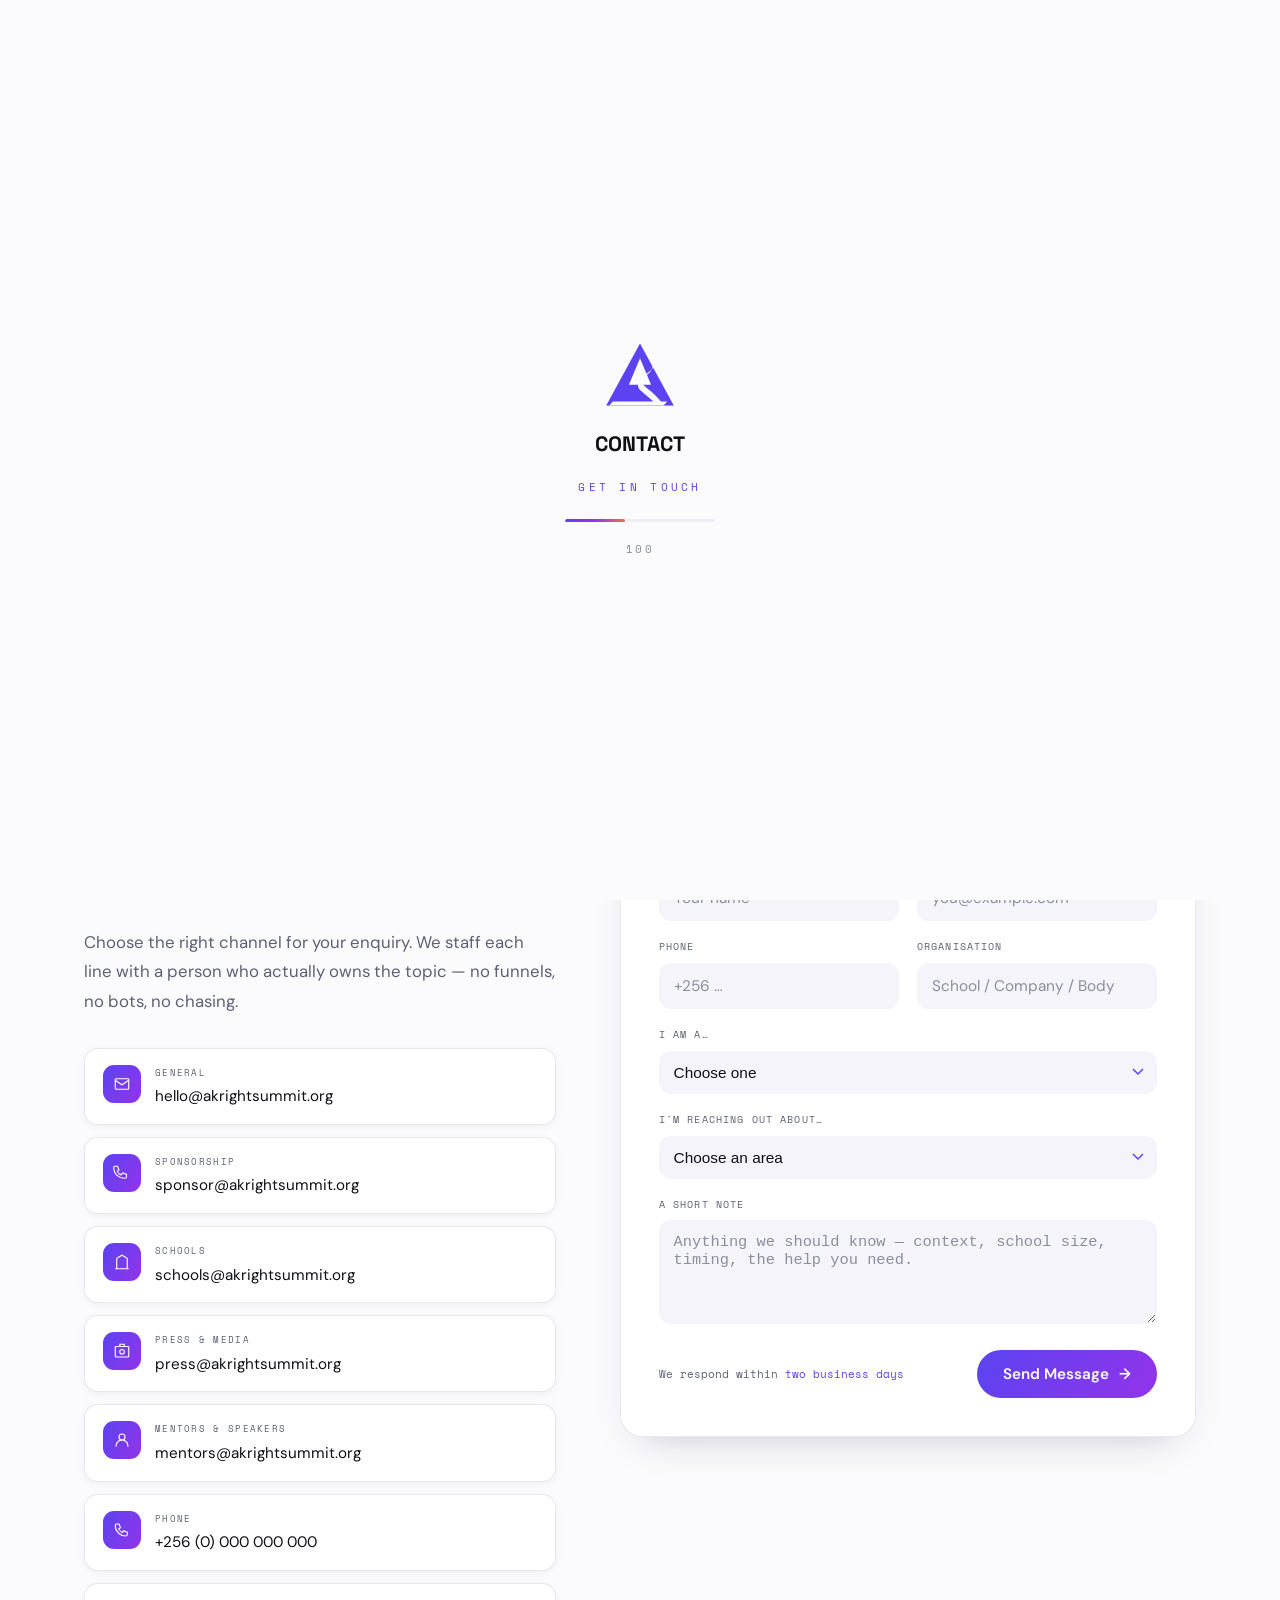
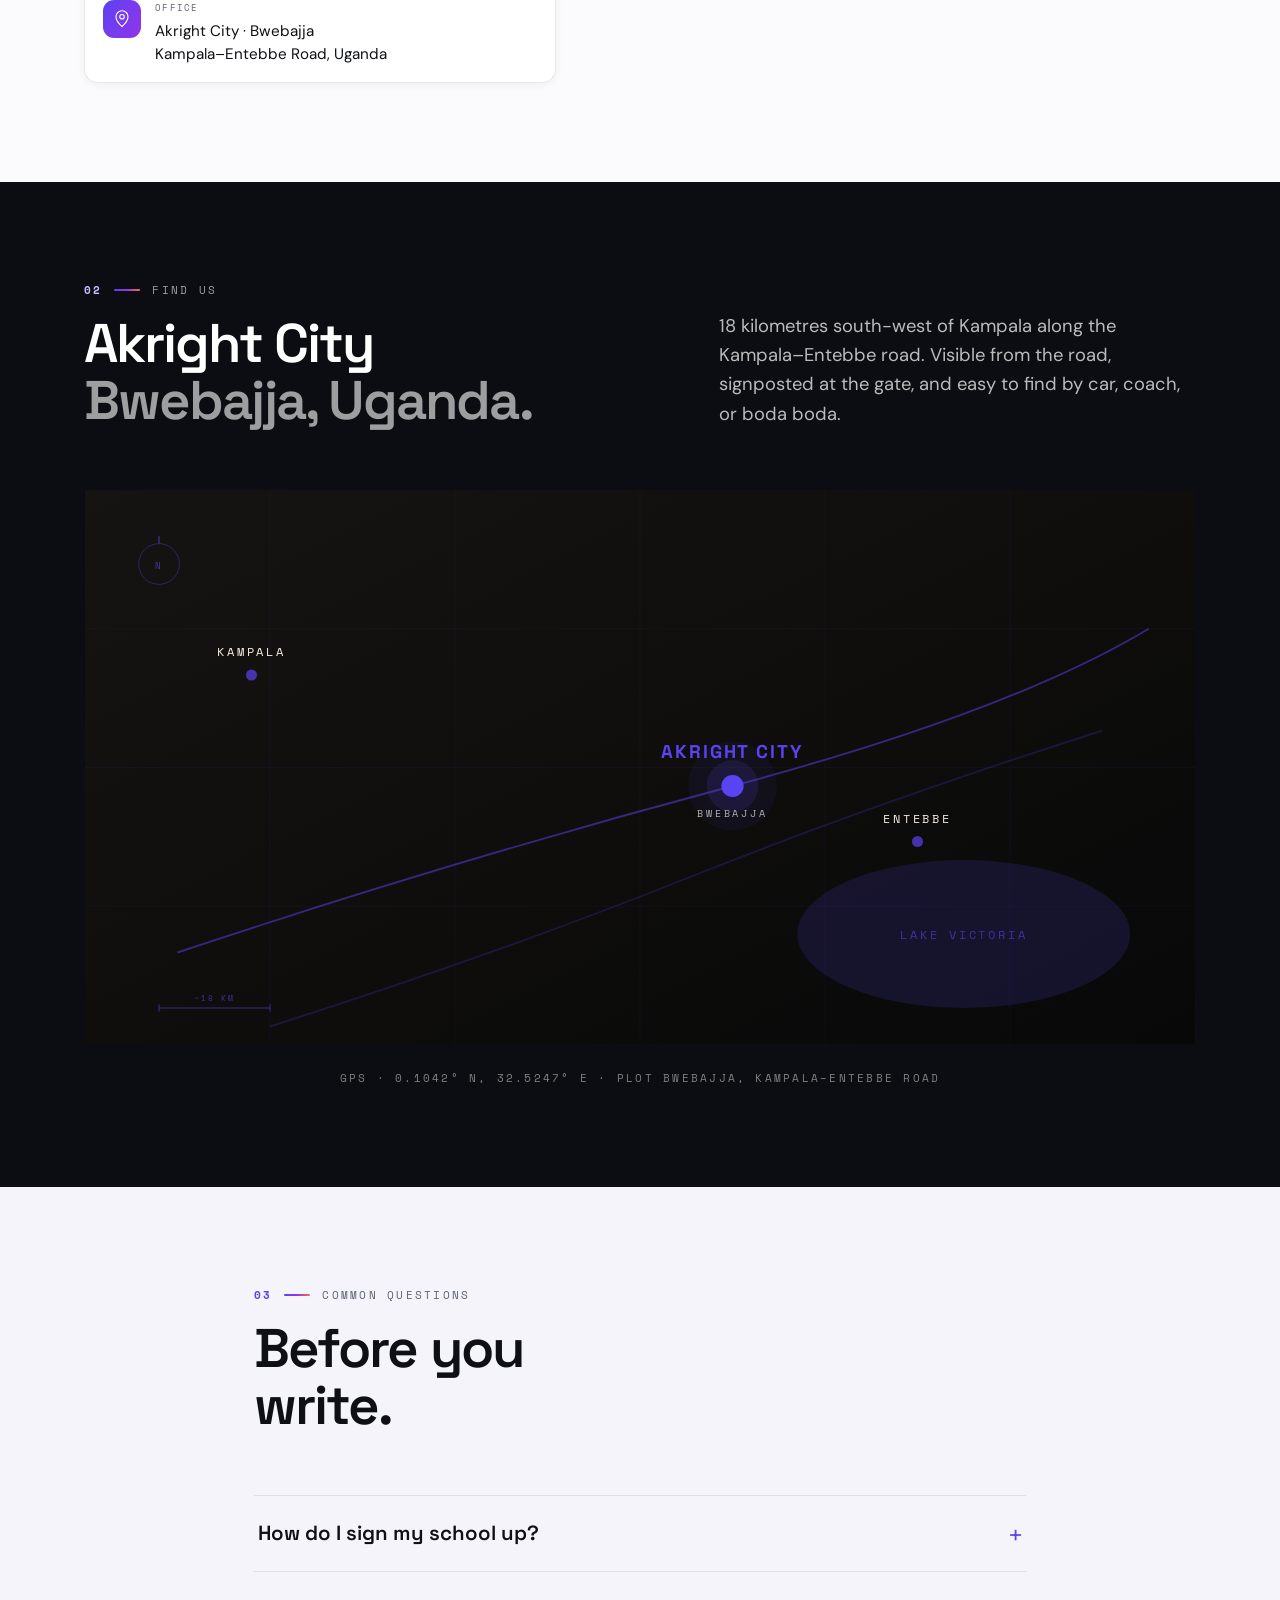
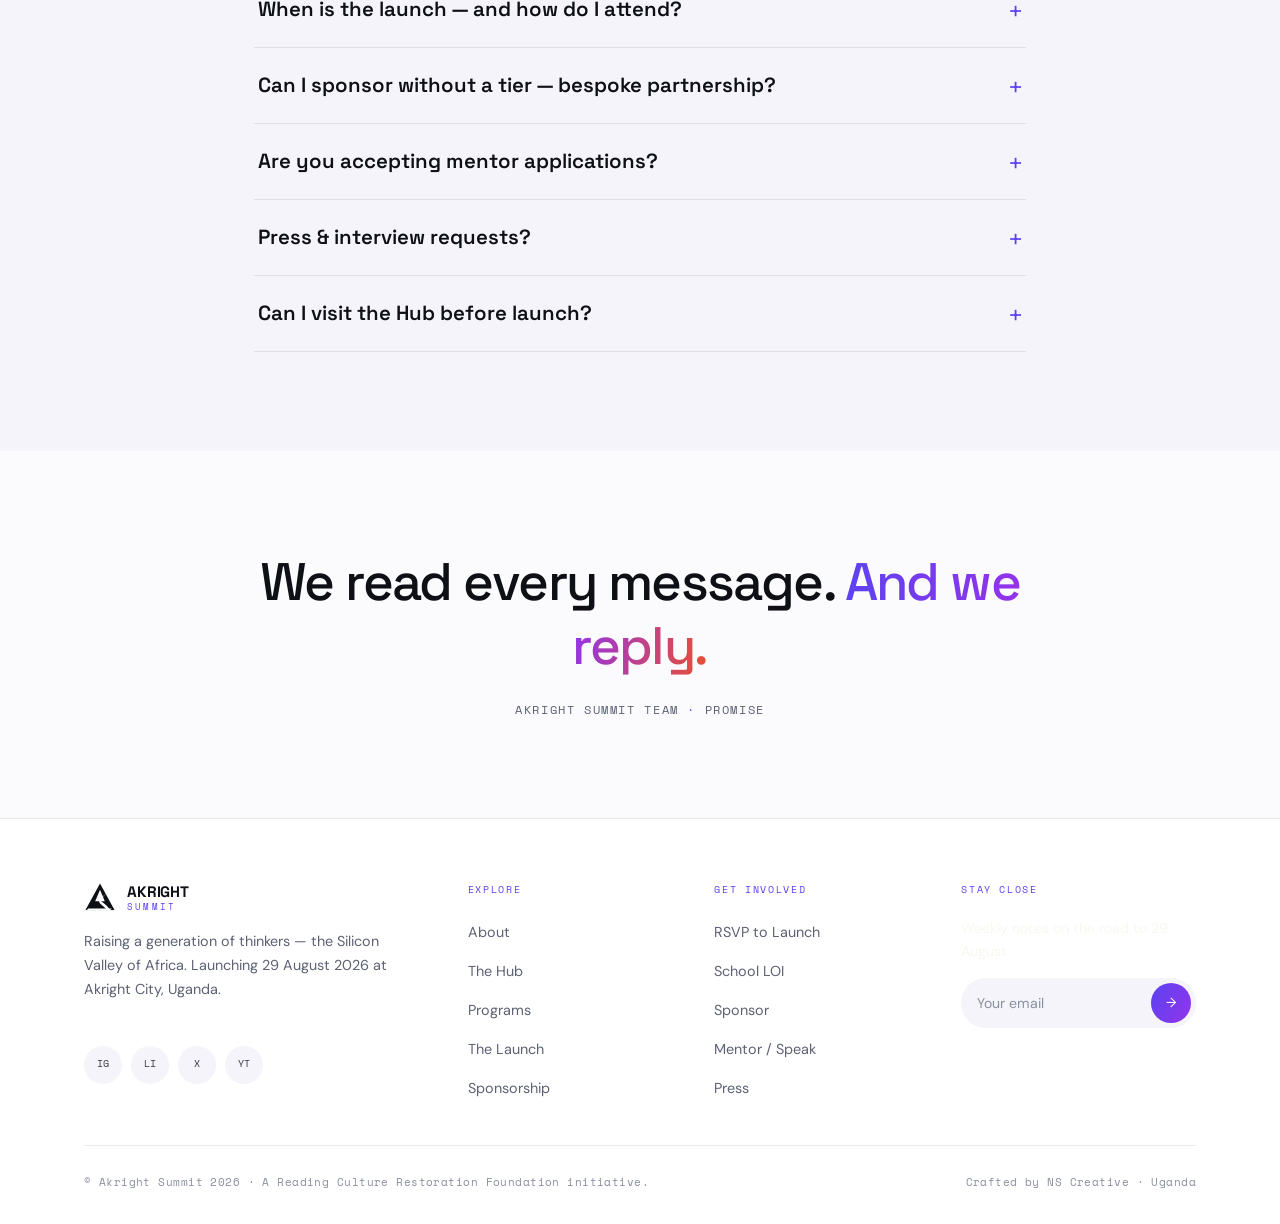
<file: contact/index.html>
<!DOCTYPE html>
<html lang="en" class="">
<head>
<meta charset="UTF-8">
<meta name="viewport" content="width=device-width, initial-scale=1.0, viewport-fit=cover">
<meta name="theme-color" content="#FBFBFE">
<title>Contact — Akright Summit</title>
<meta name="description" content="Get in touch with Akright Summit. School LOI, sponsorship, mentorship, press, partnerships, general enquiries. Akright City, Uganda.">
<script>document.documentElement.classList.add('js')</script>
<link rel="preconnect" href="https://fonts.googleapis.com">
<link rel="preconnect" href="https://fonts.gstatic.com" crossorigin>
<link href="https://fonts.googleapis.com/css2?family=DM+Sans:wght@400;500;600;700&family=Space+Grotesk:wght@400;500;600;700&family=Space+Mono:wght@400;700&display=swap" rel="stylesheet">
<link rel="stylesheet" href="../assets/css/home.css">
<link rel="icon" type="image/svg+xml" href="../assets/logo/logo.svg">
</head>
<body class="loading">

<div class="scroll-progress" id="scrollProgress" aria-hidden="true"></div>

<div id="loader" role="status" aria-label="Loading">
  <div class="loader-mark">
    <svg viewBox="0 0 240 220" xmlns="http://www.w3.org/2000/svg" fill="currentColor">
      <defs><clipPath id="ld-clip"><path d="M120 8 L230 210 L10 210 Z"/></clipPath></defs>
      <g clip-path="url(#ld-clip)"><rect width="240" height="220"/><path d="M120 56 L156 142 L84 142 Z" fill="#0A0A0A"/><path d="M168 56 C 178 76, 158 96, 138 108 C 116 120, 122 138, 144 154 C 162 168, 180 184, 192 202 L 168 202 C 156 188, 138 174, 124 162 C 108 148, 110 130, 130 118 C 152 106, 168 88, 158 64 Z" fill="#0A0A0A"/><path d="M32 196 L208 196 L196 210 L20 210 Z" fill="#0A0A0A"/></g>
    </svg>
  </div>
  <div class="loader-brand">CONTACT</div>
  <div class="loader-sub">Get in Touch</div>
  <div class="loader-track"><div class="loader-bar"></div></div>
  <div class="loader-pct">000</div>
</div>

<nav class="nav" id="nav" aria-label="Primary">
  <a href="../index.html" class="nav-logo">
    <svg class="lg" viewBox="0 0 240 220" xmlns="http://www.w3.org/2000/svg" fill="currentColor" aria-hidden="true">
      <defs><clipPath id="nv-clip"><path d="M120 8 L230 210 L10 210 Z"/></clipPath></defs>
      <g clip-path="url(#nv-clip)"><rect width="240" height="220"/><path d="M120 56 L156 142 L84 142 Z" fill="#0A0A0A"/><path d="M168 56 C 178 76, 158 96, 138 108 C 116 120, 122 138, 144 154 C 162 168, 180 184, 192 202 L 168 202 C 156 188, 138 174, 124 162 C 108 148, 110 130, 130 118 C 152 106, 168 88, 158 64 Z" fill="#0A0A0A"/><path d="M32 196 L208 196 L196 210 L20 210 Z" fill="#0A0A0A"/></g>
    </svg>
    <span class="lg-text"><span class="top">AKRIGHT</span><span class="bot">SUMMIT</span></span>
  </a>
  <ul class="nav-links">
    <li><a href="../index.html">Home</a></li>
    <li><a href="../about/">About</a></li>
    <li><a href="../hub/">The Hub</a></li>
    <li><a href="../programs/">Programs</a></li>
    <li><a href="../launch/">Launch</a></li>
    <li><a href="../sponsor/">Sponsor</a></li>
  </ul>
  <a href="../launch/" class="nav-cta" data-magnetic="0.15">RSVP <span>→</span></a>
  <button class="nav-toggle" id="navToggle" aria-label="Toggle menu" aria-controls="mobileNav" aria-expanded="false"><span></span><span></span><span></span></button>
</nav>

<div class="mobile-nav" id="mobileNav" aria-hidden="true">
  <ul><li><a href="../index.html">Home</a></li><li><a href="../about/">About</a></li><li><a href="../hub/">The Hub</a></li><li><a href="../programs/">Programs</a></li><li><a href="../launch/">Launch</a></li><li><a href="../sponsor/">Sponsor</a></li><li><a href="../contact/">Contact</a></li></ul>
  <div class="mn-foot">29 August 2026 · Akright City, Uganda · <a href="mailto:hello@akrightsummit.org">hello@akrightsummit.org</a></div>
</div>

<header class="page-hero">
  <div class="container">
    <div class="crumbs"><a href="../index.html">Home</a> <span class="sep">/</span> <span>Contact</span></div>
    <div class="page-hero-eyebrow">Get in Touch</div>
    <h1 class="page-hero-title">Let's <span class="gold">talk.</span></h1>
    <p class="page-hero-sub">Whether you're a school ready to sign, a sponsor ready to back the movement, a mentor ready to give an hour a month, or simply curious — we read every message and respond within two business days.</p>
    <div class="page-hero-meta">
      <div class="item"><div class="k">Response Time</div><div class="v"><span class="gold">≤ 2 days</span></div></div>
      <div class="item"><div class="k">Office Hours</div><div class="v">Mon — Sat · 09:00–18:00</div></div>
      <div class="item"><div class="k">Location</div><div class="v">Akright City · Uganda</div></div>
      <div class="item"><div class="k">Languages</div><div class="v">English · Luganda</div></div>
    </div>
  </div>
</header>

<section class="section">
  <div class="container contact-grid">
    <div class="reveal">
      <div class="eyebrow"><span class="num">01</span><span class="line"></span><span>Reach Us</span></div>
      <h2 class="h-section">Direct lines.</h2>
      <p class="body-text" style="margin-top:24px; max-width:42ch">Choose the right channel for your enquiry. We staff each line with a person who actually owns the topic — no funnels, no bots, no chasing.</p>
      <div class="contact-info">
        <div class="ci-item">
          <div class="ci-icon"><svg width="18" height="18" viewBox="0 0 24 24" fill="none" stroke="currentColor" stroke-width="1.5"><rect x="3" y="5" width="18" height="14" rx="1"/><path d="M3 7l9 6 9-6"/></svg></div>
          <div><div class="ci-k">General</div><div class="ci-v"><a href="mailto:hello@akrightsummit.org">hello@akrightsummit.org</a></div></div>
        </div>
        <div class="ci-item">
          <div class="ci-icon"><svg width="18" height="18" viewBox="0 0 24 24" fill="none" stroke="currentColor" stroke-width="1.5"><path d="M2 3h4l2 5-2.5 1.5a11 11 0 005 5L13 12l5 2v3a2 2 0 01-2 2A14 14 0 011 5a2 2 0 011-2z"/></svg></div>
          <div><div class="ci-k">Sponsorship</div><div class="ci-v"><a href="mailto:sponsor@akrightsummit.org">sponsor@akrightsummit.org</a></div></div>
        </div>
        <div class="ci-item">
          <div class="ci-icon"><svg width="18" height="18" viewBox="0 0 24 24" fill="none" stroke="currentColor" stroke-width="1.5"><path d="M3 21h18M5 21V7l7-4 7 4v14"/></svg></div>
          <div><div class="ci-k">Schools</div><div class="ci-v"><a href="mailto:schools@akrightsummit.org">schools@akrightsummit.org</a></div></div>
        </div>
        <div class="ci-item">
          <div class="ci-icon"><svg width="18" height="18" viewBox="0 0 24 24" fill="none" stroke="currentColor" stroke-width="1.5"><rect x="3" y="6" width="18" height="14" rx="1"/><circle cx="12" cy="13" r="3"/><path d="M9 6V3h6v3"/></svg></div>
          <div><div class="ci-k">Press &amp; Media</div><div class="ci-v"><a href="mailto:press@akrightsummit.org">press@akrightsummit.org</a></div></div>
        </div>
        <div class="ci-item">
          <div class="ci-icon"><svg width="18" height="18" viewBox="0 0 24 24" fill="none" stroke="currentColor" stroke-width="1.5"><circle cx="12" cy="8" r="4"/><path d="M4 21v-1a8 8 0 0116 0v1"/></svg></div>
          <div><div class="ci-k">Mentors &amp; Speakers</div><div class="ci-v"><a href="mailto:mentors@akrightsummit.org">mentors@akrightsummit.org</a></div></div>
        </div>
        <div class="ci-item">
          <div class="ci-icon"><svg width="18" height="18" viewBox="0 0 24 24" fill="none" stroke="currentColor" stroke-width="1.5"><path d="M5 4h3l2 5-2.5 1.5a11 11 0 005 5L14 13l5 2v3a2 2 0 01-2 2A14 14 0 013 6a2 2 0 012-2z"/></svg></div>
          <div><div class="ci-k">Phone</div><div class="ci-v"><a href="tel:+256000000000">+256 (0) 000 000 000</a></div></div>
        </div>
        <div class="ci-item">
          <div class="ci-icon"><svg width="18" height="18" viewBox="0 0 24 24" fill="none" stroke="currentColor" stroke-width="1.5"><path d="M12 22s8-7 8-13a8 8 0 10-16 0c0 6 8 13 8 13z"/><circle cx="12" cy="9" r="3"/></svg></div>
          <div><div class="ci-k">Office</div><div class="ci-v">Akright City · Bwebajja<br>Kampala–Entebbe Road, Uganda</div></div>
        </div>
      </div>
    </div>
    <div class="reveal d1">
      <div class="form">
        <div id="formBody">
          <div class="form-row">
            <div class="field"><label for="fName">Full Name</label><input type="text" id="fName" placeholder="Your name" autocomplete="name"></div>
            <div class="field"><label for="fEmail">Email</label><input type="email" id="fEmail" placeholder="you@example.com" autocomplete="email"></div>
          </div>
          <div class="form-row">
            <div class="field"><label for="fPhone">Phone</label><input type="tel" id="fPhone" placeholder="+256 …" autocomplete="tel"></div>
            <div class="field"><label for="fOrg">Organisation</label><input type="text" id="fOrg" placeholder="School / Company / Body" autocomplete="organization"></div>
          </div>
          <div class="field full"><label for="fType">I am a…</label>
            <select id="fType">
              <option value="" disabled selected>Choose one</option>
              <option>Student</option>
              <option>Parent</option>
              <option>School head / teacher / coordinator</option>
              <option>University leader</option>
              <option>Corporate sponsor</option>
              <option>Funder / Foundation</option>
              <option>Mentor / Speaker</option>
              <option>Media / Press</option>
              <option>Government / Ministry</option>
              <option>Friend of the movement</option>
            </select>
          </div>
          <div class="field full"><label for="fInterest">I'm reaching out about…</label>
            <select id="fInterest">
              <option value="" disabled selected>Choose an area</option>
              <option>RSVP to the 29 August 2026 launch</option>
              <option>Sign a School LOI / MOU</option>
              <option>Become a sponsor (any tier)</option>
              <option>Underwrite the Grand Innovation Award</option>
              <option>Become a mentor / speaker</option>
              <option>Book a private Hub tour</option>
              <option>Press request / interview</option>
              <option>General enquiry</option>
            </select>
          </div>
          <div class="field full"><label for="fMsg">A short note</label><textarea id="fMsg" placeholder="Anything we should know — context, school size, timing, the help you need."></textarea></div>
          <div class="form-foot">
            <span class="form-note">We respond within <span>two business days</span></span>
            <button class="btn btn-gold" id="fSubmit" data-magnetic="0.12" onclick="aksSubmit()">Send Message <span class="arrow">→</span></button>
          </div>
        </div>
        <div class="form-success" id="formSuccess">
          <div class="fs-icon">✓</div>
          <h4>Message received</h4>
          <p>Thank you. The right team member will follow up within two business days.</p>
        </div>
      </div>
    </div>
  </div>
</section>

<section class="section darker">
  <div class="container">
    <div class="section-head">
      <div>
        <div class="eyebrow reveal"><span class="num">02</span><span class="line"></span><span>Find Us</span></div>
        <h2 class="h-section reveal d1">Akright City<br><span class="light">Bwebajja, Uganda.</span></h2>
      </div>
      <div class="right reveal d2"><p>18 kilometres south-west of Kampala along the Kampala–Entebbe road. Visible from the road, signposted at the gate, and easy to find by car, coach, or boda boda.</p></div>
    </div>
    <div class="reveal d1" style="aspect-ratio:16/8; background:var(--black-2); border:1px solid var(--line); position:relative; overflow:hidden;">
      <svg viewBox="0 0 1200 600" preserveAspectRatio="xMidYMid slice" xmlns="http://www.w3.org/2000/svg">
        <defs>
          <linearGradient id="mapg" x1="0%" y1="0%" x2="100%" y2="100%">
            <stop offset="0%" stop-color="#161412"/>
            <stop offset="100%" stop-color="#080808"/>
          </linearGradient>
        </defs>
        <rect width="1200" height="600" fill="url(#mapg)"/>
        <!-- grid lines -->
        <g stroke="#5B43F1" stroke-width="0.4" opacity="0.18">
          <line x1="0" y1="150" x2="1200" y2="150"/>
          <line x1="0" y1="300" x2="1200" y2="300"/>
          <line x1="0" y1="450" x2="1200" y2="450"/>
          <line x1="200" y1="0" x2="200" y2="600"/>
          <line x1="400" y1="0" x2="400" y2="600"/>
          <line x1="600" y1="0" x2="600" y2="600"/>
          <line x1="800" y1="0" x2="800" y2="600"/>
          <line x1="1000" y1="0" x2="1000" y2="600"/>
        </g>
        <!-- Roads -->
        <g stroke="#5B43F1" stroke-width="2" fill="none" opacity="0.5">
          <path d="M100,500 Q400,400 700,320 T1150,150" stroke-dasharray="0"/>
          <path d="M200,580 Q450,500 650,420 T1100,260" opacity="0.4"/>
        </g>
        <!-- Lake -->
        <g fill="#5B43F1" opacity="0.15">
          <ellipse cx="950" cy="480" rx="180" ry="80"/>
        </g>
        <text x="950" y="485" font-family="Space Mono, monospace" font-size="13" letter-spacing="3" fill="#5B43F1" text-anchor="middle" opacity="0.6">LAKE VICTORIA</text>
        <!-- City labels -->
        <g fill="#5B43F1">
          <circle cx="180" cy="200" r="6" opacity="0.7"/>
          <circle cx="700" cy="320" r="12"/>
          <circle cx="900" cy="380" r="6" opacity="0.7"/>
        </g>
        <text x="180" y="180" font-family="Space Mono, monospace" font-size="13" letter-spacing="3" fill="#F4EDE0" text-anchor="middle">KAMPALA</text>
        <text x="700" y="290" font-family="Space Grotesk, sans-serif" font-weight="700" font-size="20" letter-spacing="2" fill="#5B43F1" text-anchor="middle">AKRIGHT CITY</text>
        <text x="700" y="354" font-family="Space Mono, monospace" font-size="11" letter-spacing="3" fill="#F4EDE0" text-anchor="middle" opacity="0.75">BWEBAJJA</text>
        <text x="900" y="360" font-family="Space Mono, monospace" font-size="13" letter-spacing="3" fill="#F4EDE0" text-anchor="middle">ENTEBBE</text>
        <!-- Pin glow -->
        <circle cx="700" cy="320" r="28" fill="#5B43F1" opacity="0.15"/>
        <circle cx="700" cy="320" r="48" fill="#5B43F1" opacity="0.06"/>
        <!-- Compass -->
        <g transform="translate(80,80)">
          <circle cx="0" cy="0" r="22" fill="none" stroke="#5B43F1" stroke-width="0.8" opacity="0.5"/>
          <text x="0" y="5" font-family="Space Mono, monospace" font-size="10" letter-spacing="2" fill="#5B43F1" text-anchor="middle" opacity="0.7">N</text>
          <line x1="0" y1="-22" x2="0" y2="-30" stroke="#5B43F1" stroke-width="0.8"/>
        </g>
        <!-- Scale -->
        <g transform="translate(80,560)">
          <line x1="0" y1="0" x2="120" y2="0" stroke="#5B43F1" stroke-width="1" opacity="0.6"/>
          <line x1="0" y1="-4" x2="0" y2="4" stroke="#5B43F1" stroke-width="1" opacity="0.6"/>
          <line x1="120" y1="-4" x2="120" y2="4" stroke="#5B43F1" stroke-width="1" opacity="0.6"/>
          <text x="60" y="-8" font-family="Space Mono, monospace" font-size="9" letter-spacing="2" fill="#5B43F1" text-anchor="middle" opacity="0.6">~18 KM</text>
        </g>
      </svg>
    </div>
    <p class="reveal d2" style="margin-top:24px; text-align:center; font-family:var(--mono); font-size:0.7rem; letter-spacing:0.2em; color:rgba(245,241,232,0.5); text-transform:uppercase;">GPS · 0.1042° N, 32.5247° E · Plot Bwebajja, Kampala–Entebbe Road</p>
  </div>
</section>

<section class="section light">
  <div class="container narrow">
    <div class="section-head">
      <div>
        <div class="eyebrow reveal"><span class="num">03</span><span class="line"></span><span>Common Questions</span></div>
        <h2 class="h-section reveal d1">Before you write.</h2>
      </div>
    </div>
    <div class="faq reveal d1">
      <div class="faq-item">
        <button class="faq-q">How do I sign my school up?<span class="pl">+</span></button>
        <div class="faq-a"><div class="faq-a-inner">Reach out to <a href="mailto:schools@akrightsummit.org" style="color:var(--gold-deep); text-decoration:underline;">schools@akrightsummit.org</a> or use the form above with "Sign a School LOI" selected. A Programme Director will respond within two business days with an LOI template and a coordinator-onboarding call.</div></div>
      </div>
      <div class="faq-item">
        <button class="faq-q">When is the launch — and how do I attend?<span class="pl">+</span></button>
        <div class="faq-a"><div class="faq-a-inner">Saturday, 29 August 2026 at Akright City, Uganda. RSVP via the <a href="../launch/" style="color:var(--gold-deep); text-decoration:underline;">Launch page</a>. Capacity is limited — first-wave schools, sponsors, and stakeholders are guaranteed; public seats released closer to the date.</div></div>
      </div>
      <div class="faq-item">
        <button class="faq-q">Can I sponsor without a tier — bespoke partnership?<span class="pl">+</span></button>
        <div class="faq-a"><div class="faq-a-inner">Yes. Email <a href="mailto:sponsor@akrightsummit.org" style="color:var(--gold-deep); text-decoration:underline;">sponsor@akrightsummit.org</a> with the kind of partnership you have in mind — exclusive-category, multi-year, program-specific, Grand Innovation Award underwrite — and we'll draft a bespoke proposal.</div></div>
      </div>
      <div class="faq-item">
        <button class="faq-q">Are you accepting mentor applications?<span class="pl">+</span></button>
        <div class="faq-a"><div class="faq-a-inner">Yes — actively. We're building a roster of founders, executives, academics, and professionals willing to commit one hour a month to a student. Reach out via <a href="mailto:mentors@akrightsummit.org" style="color:var(--gold-deep); text-decoration:underline;">mentors@akrightsummit.org</a> with a short bio &amp; LinkedIn.</div></div>
      </div>
      <div class="faq-item">
        <button class="faq-q">Press &amp; interview requests?<span class="pl">+</span></button>
        <div class="faq-a"><div class="faq-a-inner">All press goes through <a href="mailto:press@akrightsummit.org" style="color:var(--gold-deep); text-decoration:underline;">press@akrightsummit.org</a>. We accommodate national, regional, and international outlets. Interviews with Dr. Anatoli Kamugisha by arrangement, scheduled in advance.</div></div>
      </div>
      <div class="faq-item">
        <button class="faq-q">Can I visit the Hub before launch?<span class="pl">+</span></button>
        <div class="faq-a"><div class="faq-a-inner">Yes — site tours by appointment from June 2026. Useful for prospective sponsors, schools, and journalists. Use the form above with "Book a private Hub tour" selected.</div></div>
      </div>
    </div>
  </div>
</section>

<section class="section">
  <div class="container manifesto reveal">
    <p class="manifesto-q">We read every message. <span class="gold">And we reply.</span></p>
    <p class="manifesto-attr">Akright Summit Team <span class="gold">·</span> Promise</p>
  </div>
</section>

<footer class="footer">
  <div class="container">
    <div class="footer-top">
      <div class="footer-brand">
        <div class="lg">
          <svg viewBox="0 0 240 220" xmlns="http://www.w3.org/2000/svg" fill="currentColor" aria-hidden="true">
            <defs><clipPath id="fb-clip"><path d="M120 8 L230 210 L10 210 Z"/></clipPath></defs>
            <g clip-path="url(#fb-clip)"><rect width="240" height="220"/><path d="M120 56 L156 142 L84 142 Z" fill="#0A0A0A"/><path d="M168 56 C 178 76, 158 96, 138 108 C 116 120, 122 138, 144 154 C 162 168, 180 184, 192 202 L 168 202 C 156 188, 138 174, 124 162 C 108 148, 110 130, 130 118 C 152 106, 168 88, 158 64 Z" fill="#0A0A0A"/><path d="M32 196 L208 196 L196 210 L20 210 Z" fill="#0A0A0A"/></g>
          </svg>
          <span class="lg-text"><span class="top">AKRIGHT</span><span class="bot">SUMMIT</span></span>
        </div>
        <p class="footer-tag">Raising a generation of thinkers — the Silicon Valley of Africa. Launching 29 August 2026 at Akright City, Uganda.</p>
        <div class="footer-socials"><a href="#" class="f-soc">IG</a><a href="#" class="f-soc">LI</a><a href="#" class="f-soc">X</a><a href="#" class="f-soc">YT</a></div>
      </div>
      <div class="footer-col"><h5>Explore</h5><ul><li><a href="../about/">About</a></li><li><a href="../hub/">The Hub</a></li><li><a href="../programs/">Programs</a></li><li><a href="../launch/">The Launch</a></li><li><a href="../sponsor/">Sponsorship</a></li></ul></div>
      <div class="footer-col"><h5>Get Involved</h5><ul><li><a href="../launch/">RSVP to Launch</a></li><li><a href="../contact/">School LOI</a></li><li><a href="../sponsor/">Sponsor</a></li><li><a href="../contact/">Mentor / Speak</a></li><li><a href="../contact/">Press</a></li></ul></div>
      <div class="footer-col"><h5>Stay Close</h5>
        <p style="font-family:var(--sans); font-size:0.88rem; color:rgba(245,241,232,0.6); line-height:1.65;">Weekly notes on the road to 29 August.</p>
        <form class="newsletter" onsubmit="return aksSubscribe(event)"><input type="email" placeholder="Your email" required><button type="submit">→</button></form>
      </div>
    </div>
    <div class="footer-bottom">
      <div class="footer-copy">© <span>Akright Summit</span> 2026 · A Reading Culture Restoration Foundation initiative.</div>
      <div class="footer-copy">Crafted by NS Creative · Uganda</div>
    </div>
  </div>
</footer>

<button class="to-top" id="toTop" aria-label="Back to top">↑</button>
<script src="../assets/js/script.js"></script>
</body>
</html>
</file>
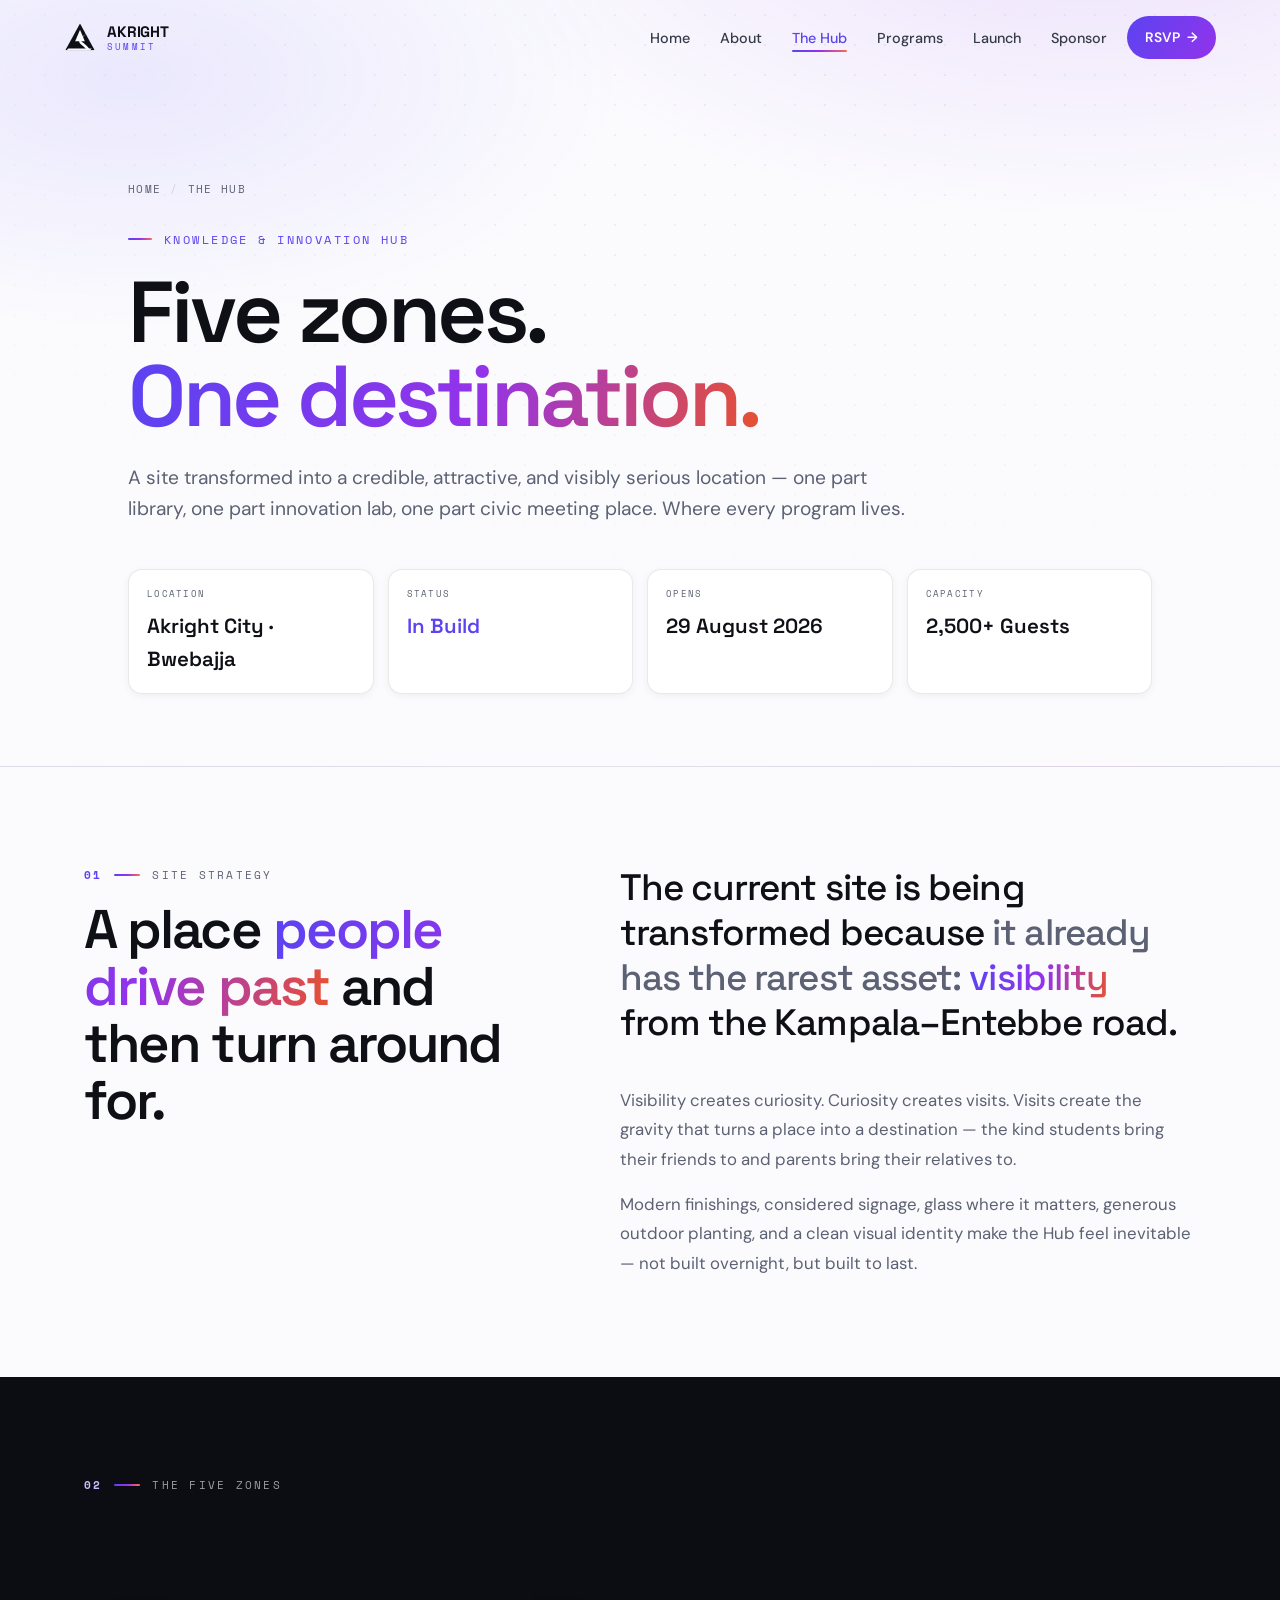
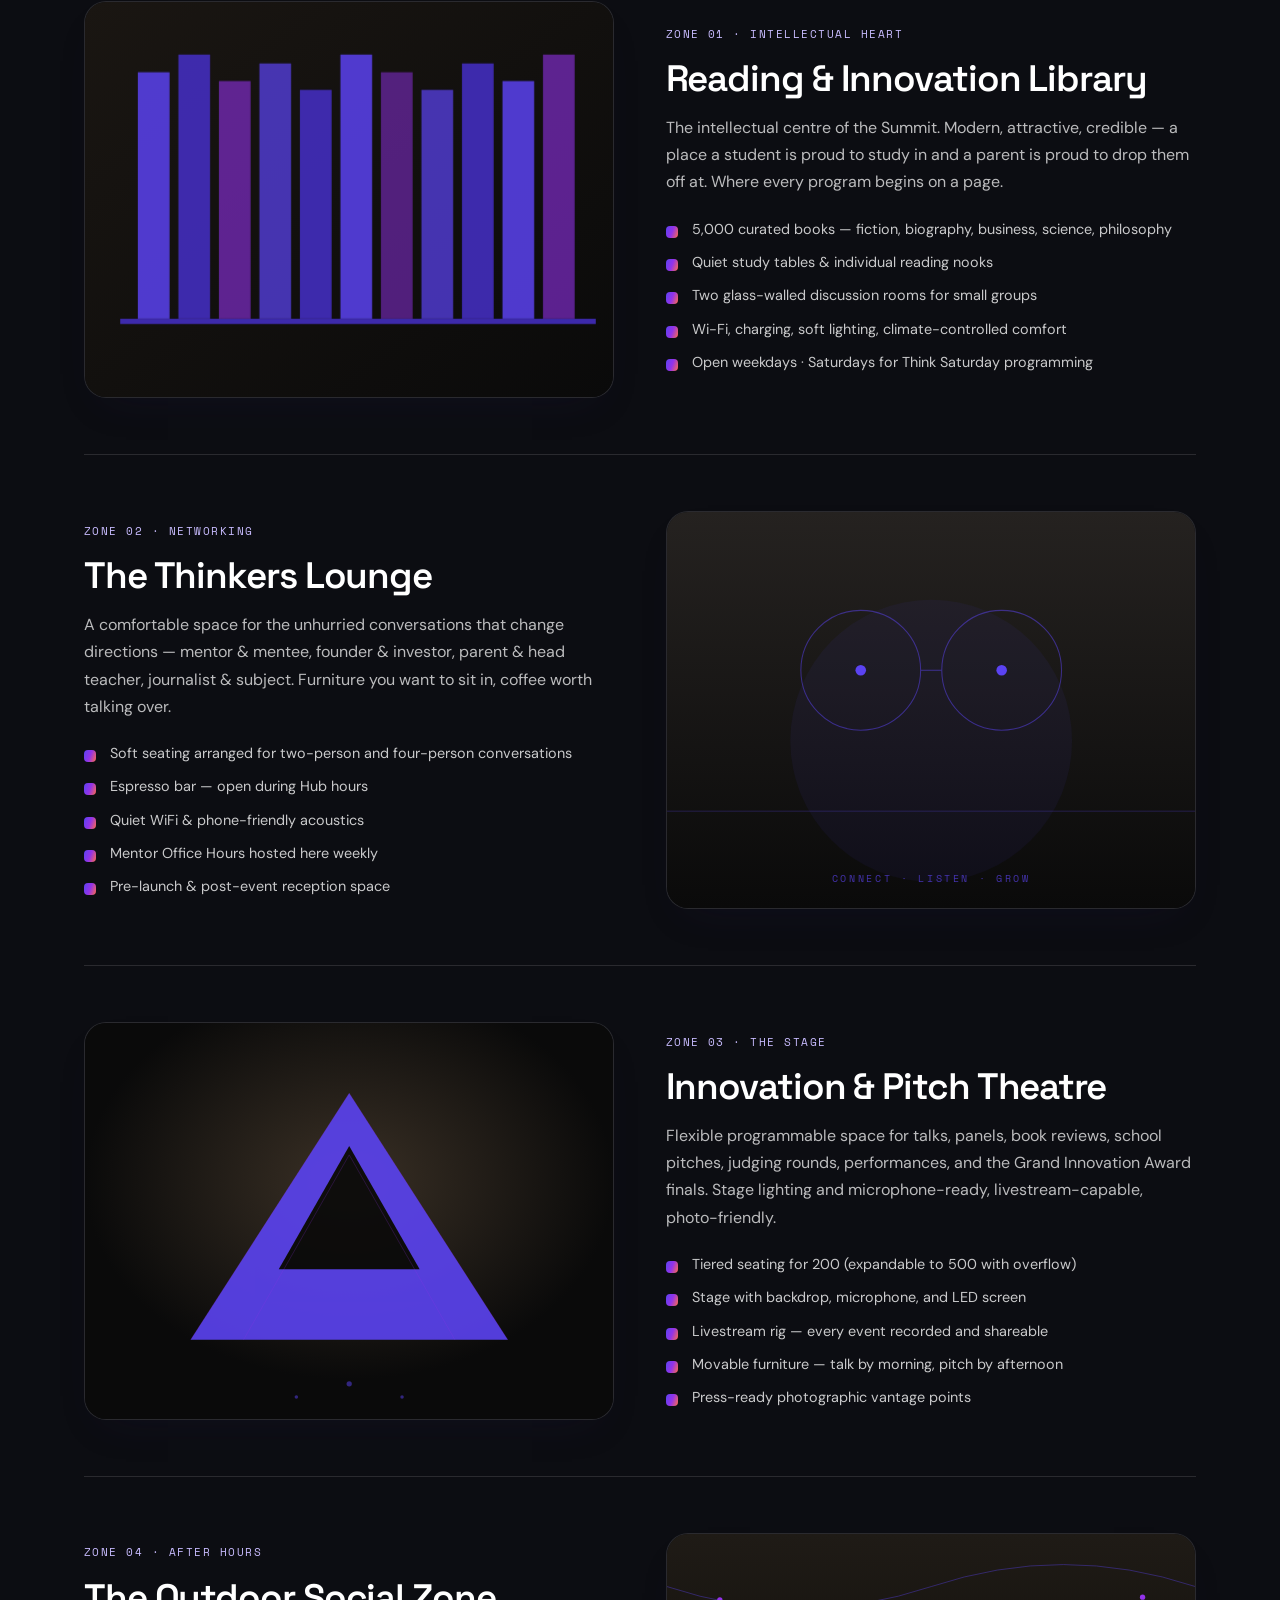
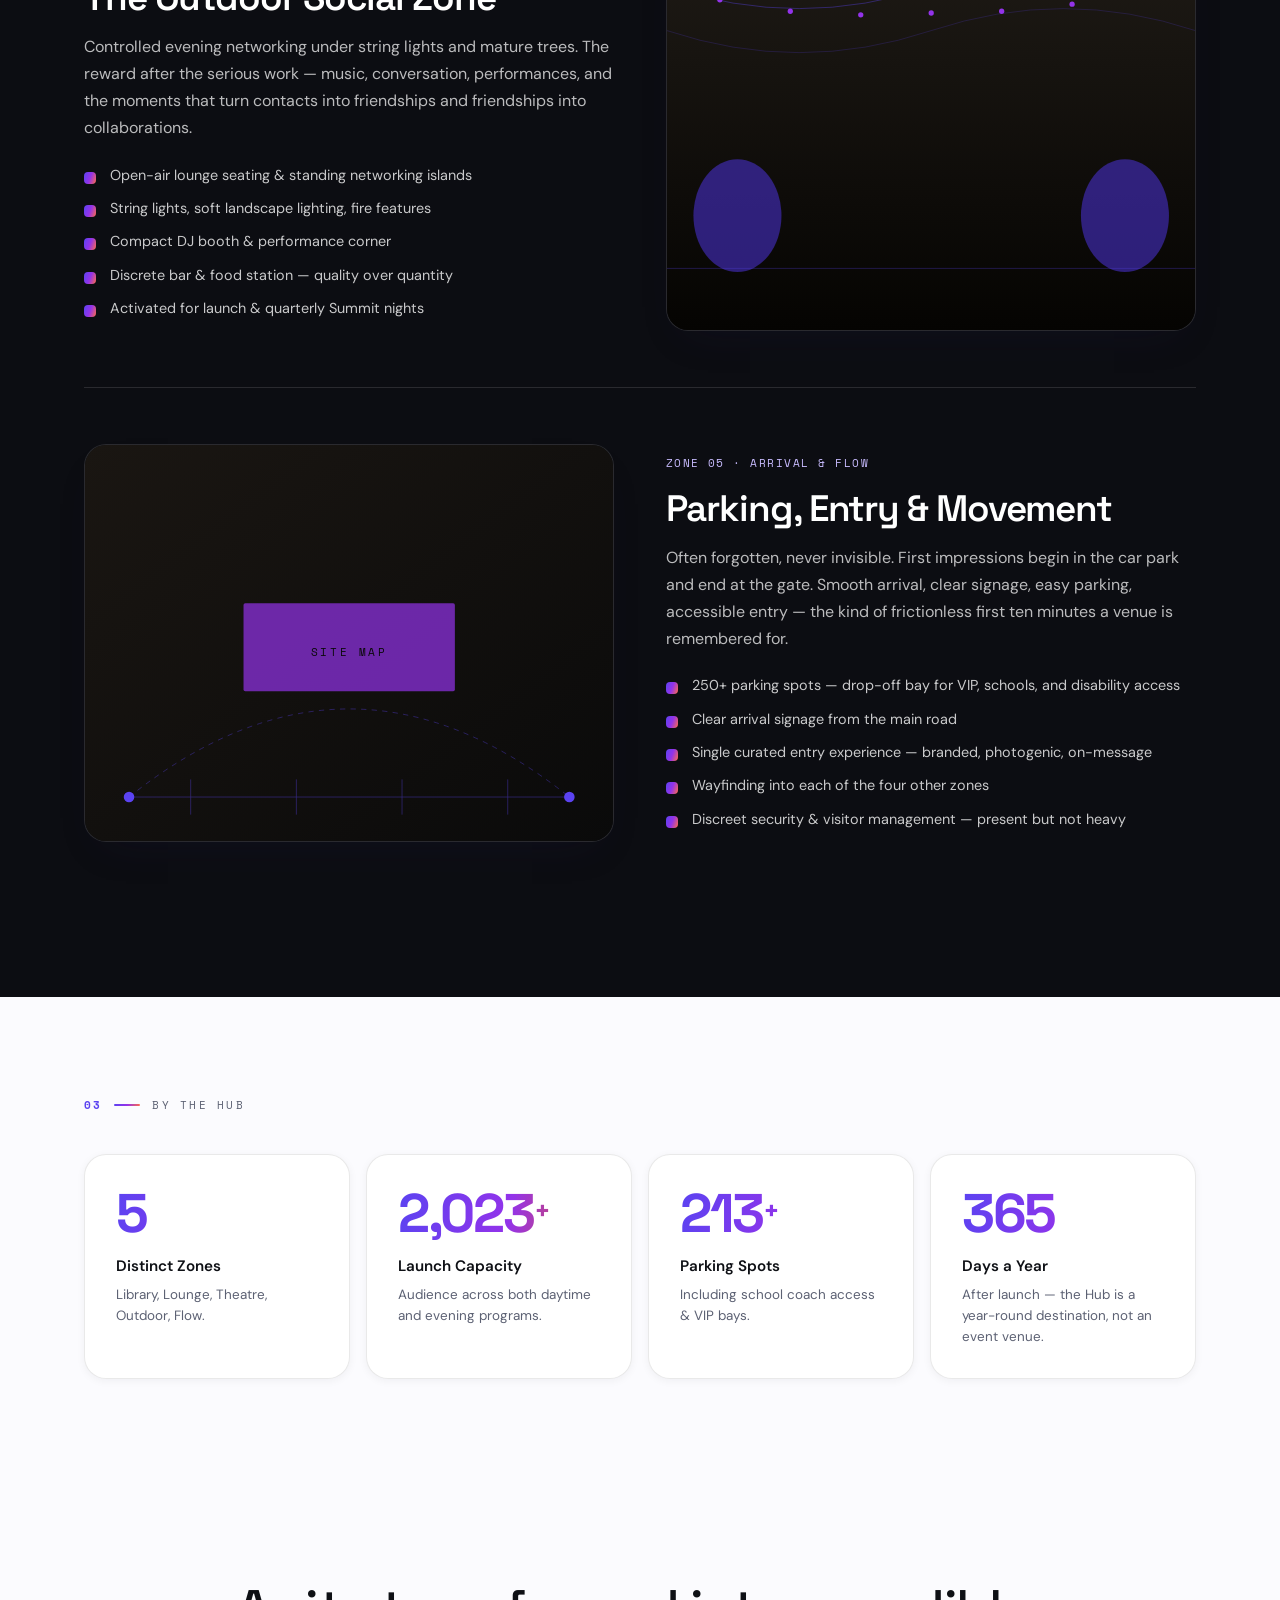
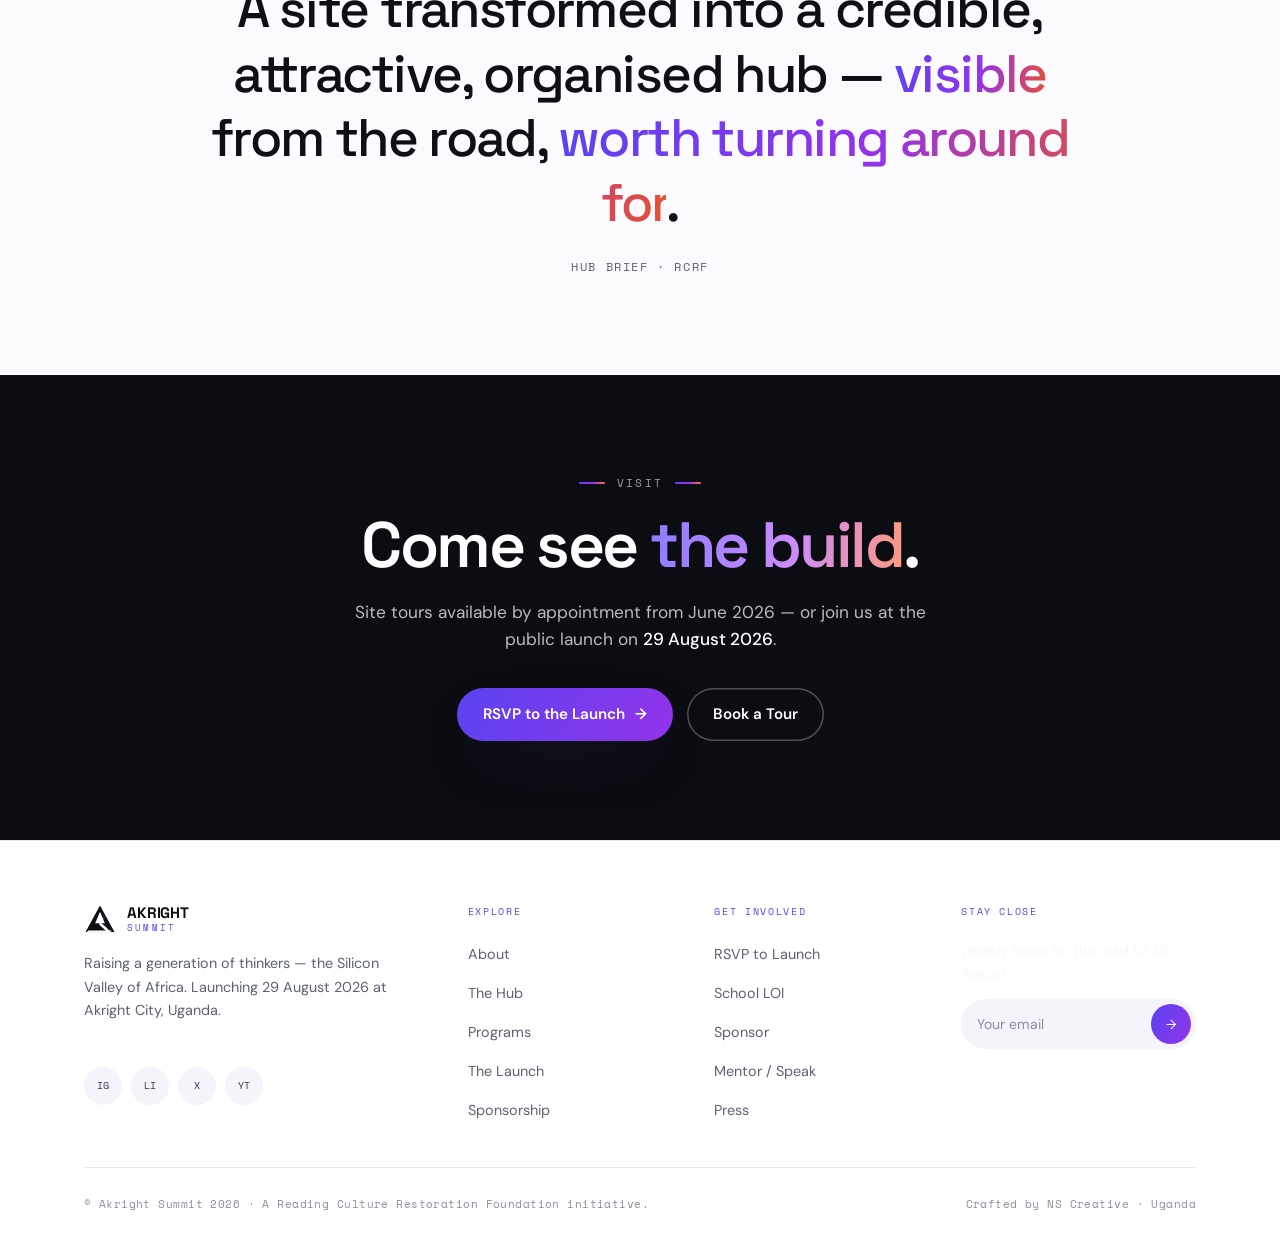
<file: hub/index.html>
<!DOCTYPE html>
<html lang="en" class="">
<head>
<meta charset="UTF-8">
<meta name="viewport" content="width=device-width, initial-scale=1.0, viewport-fit=cover">
<meta name="theme-color" content="#FBFBFE">
<title>The Hub — Akright Summit · Five Zones, One Destination</title>
<meta name="description" content="Akright Summit's Knowledge & Innovation Hub. Five zones — Library, Thinkers Lounge, Pitch Theatre, Outdoor Social, and Movement Flow.">
<script>document.documentElement.classList.add('js')</script>
<link rel="preconnect" href="https://fonts.googleapis.com">
<link rel="preconnect" href="https://fonts.gstatic.com" crossorigin>
<link href="https://fonts.googleapis.com/css2?family=DM+Sans:wght@400;500;600;700&family=Space+Grotesk:wght@400;500;600;700&family=Space+Mono:wght@400;700&display=swap" rel="stylesheet">
<link rel="stylesheet" href="../assets/css/home.css">
<link rel="icon" type="image/svg+xml" href="../assets/logo/logo.svg">
</head>
<body class="loading">

<div class="scroll-progress" id="scrollProgress" aria-hidden="true"></div>

<div id="loader" role="status" aria-label="Loading">
  <div class="loader-mark">
    <svg viewBox="0 0 240 220" xmlns="http://www.w3.org/2000/svg" fill="currentColor">
      <defs><clipPath id="ld-clip"><path d="M120 8 L230 210 L10 210 Z"/></clipPath></defs>
      <g clip-path="url(#ld-clip)"><rect width="240" height="220"/><path d="M120 56 L156 142 L84 142 Z" fill="#0A0A0A"/><path d="M168 56 C 178 76, 158 96, 138 108 C 116 120, 122 138, 144 154 C 162 168, 180 184, 192 202 L 168 202 C 156 188, 138 174, 124 162 C 108 148, 110 130, 130 118 C 152 106, 168 88, 158 64 Z" fill="#0A0A0A"/><path d="M32 196 L208 196 L196 210 L20 210 Z" fill="#0A0A0A"/></g>
    </svg>
  </div>
  <div class="loader-brand">THE HUB</div>
  <div class="loader-sub">Five Zones · One Destination</div>
  <div class="loader-track"><div class="loader-bar"></div></div>
  <div class="loader-pct">000</div>
</div>

<nav class="nav" id="nav" aria-label="Primary">
  <a href="../index.html" class="nav-logo">
    <svg class="lg" viewBox="0 0 240 220" xmlns="http://www.w3.org/2000/svg" fill="currentColor" aria-hidden="true">
      <defs><clipPath id="nv-clip"><path d="M120 8 L230 210 L10 210 Z"/></clipPath></defs>
      <g clip-path="url(#nv-clip)"><rect width="240" height="220"/><path d="M120 56 L156 142 L84 142 Z" fill="#0A0A0A"/><path d="M168 56 C 178 76, 158 96, 138 108 C 116 120, 122 138, 144 154 C 162 168, 180 184, 192 202 L 168 202 C 156 188, 138 174, 124 162 C 108 148, 110 130, 130 118 C 152 106, 168 88, 158 64 Z" fill="#0A0A0A"/><path d="M32 196 L208 196 L196 210 L20 210 Z" fill="#0A0A0A"/></g>
    </svg>
    <span class="lg-text"><span class="top">AKRIGHT</span><span class="bot">SUMMIT</span></span>
  </a>
  <ul class="nav-links">
    <li><a href="../index.html">Home</a></li>
    <li><a href="../about/">About</a></li>
    <li><a href="../hub/" class="active">The Hub</a></li>
    <li><a href="../programs/">Programs</a></li>
    <li><a href="../launch/">Launch</a></li>
    <li><a href="../sponsor/">Sponsor</a></li>
  </ul>
  <a href="../launch/" class="nav-cta" data-magnetic="0.15">RSVP <span>→</span></a>
  <button class="nav-toggle" id="navToggle" aria-label="Toggle menu" aria-controls="mobileNav" aria-expanded="false"><span></span><span></span><span></span></button>
</nav>

<div class="mobile-nav" id="mobileNav" aria-hidden="true">
  <ul><li><a href="../index.html">Home</a></li><li><a href="../about/">About</a></li><li><a href="../hub/">The Hub</a></li><li><a href="../programs/">Programs</a></li><li><a href="../launch/">Launch</a></li><li><a href="../sponsor/">Sponsor</a></li><li><a href="../contact/">Contact</a></li></ul>
  <div class="mn-foot">29 August 2026 · Akright City, Uganda · <a href="mailto:hello@akrightsummit.org">hello@akrightsummit.org</a></div>
</div>

<header class="page-hero">
  <div class="container">
    <div class="crumbs"><a href="../index.html">Home</a> <span class="sep">/</span> <span>The Hub</span></div>
    <div class="page-hero-eyebrow">Knowledge &amp; Innovation Hub</div>
    <h1 class="page-hero-title">Five zones.<br><span class="gold">One destination.</span></h1>
    <p class="page-hero-sub">A site transformed into a credible, attractive, and visibly serious location — one part library, one part innovation lab, one part civic meeting place. Where every program lives.</p>
    <div class="page-hero-meta">
      <div class="item"><div class="k">Location</div><div class="v">Akright City · Bwebajja</div></div>
      <div class="item"><div class="k">Status</div><div class="v"><span class="gold">In Build</span></div></div>
      <div class="item"><div class="k">Opens</div><div class="v">29 August 2026</div></div>
      <div class="item"><div class="k">Capacity</div><div class="v">2,500+ Guests</div></div>
    </div>
  </div>
</header>

<section class="section">
  <div class="container split">
    <div class="split-sticky">
      <div class="eyebrow reveal"><span class="num">01</span><span class="line"></span><span>Site Strategy</span></div>
      <h2 class="h-section reveal d1">A place <span class="gold">people drive past</span> and then turn around for.</h2>
    </div>
    <div>
      <p class="statement reveal">The current site is being transformed because <span class="light">it already has the rarest asset:</span> <span class="gold">visibility</span> from the Kampala–Entebbe road.</p>
      <div style="margin-top:40px" class="reveal d1">
        <p class="body-text">Visibility creates curiosity. Curiosity creates visits. Visits create the gravity that turns a place into a destination — the kind students bring their friends to and parents bring their relatives to.</p>
        <p class="body-text">Modern finishings, considered signage, glass where it matters, generous outdoor planting, and a clean visual identity make the Hub feel inevitable — not built overnight, but built to last.</p>
      </div>
    </div>
  </div>
</section>

<section class="section darker">
  <div class="container">
    <div class="eyebrow reveal" style="margin-bottom:50px"><span class="num">02</span><span class="line"></span><span>The Five Zones</span></div>

    <div class="zone-detail reveal">
      <div class="zd-visual">
        <svg viewBox="0 0 600 450" preserveAspectRatio="xMidYMid slice" xmlns="http://www.w3.org/2000/svg">
          <defs><linearGradient id="zda" x1="0%" y1="0%" x2="100%" y2="100%"><stop offset="0%" stop-color="#1A1612"/><stop offset="100%" stop-color="#0A0A0A"/></linearGradient></defs>
          <rect width="600" height="450" fill="url(#zda)"/>
          <g opacity="0.85">
            <rect x="60" y="80" width="36" height="280" fill="#5B43F1"/>
            <rect x="106" y="60" width="36" height="300" fill="#4630C9"/>
            <rect x="152" y="90" width="36" height="270" fill="#9333EA" opacity="0.7"/>
            <rect x="198" y="70" width="36" height="290" fill="#5B43F1" opacity="0.85"/>
            <rect x="244" y="100" width="36" height="260" fill="#4630C9"/>
            <rect x="290" y="60" width="36" height="300" fill="#5B43F1"/>
            <rect x="336" y="80" width="36" height="280" fill="#9333EA" opacity="0.6"/>
            <rect x="382" y="100" width="36" height="260" fill="#5B43F1" opacity="0.85"/>
            <rect x="428" y="70" width="36" height="290" fill="#4630C9"/>
            <rect x="474" y="90" width="36" height="270" fill="#5B43F1"/>
            <rect x="520" y="60" width="36" height="300" fill="#9333EA" opacity="0.7"/>
            <rect x="40" y="360" width="540" height="6" fill="#4630C9"/>
          </g>
        </svg>
      </div>
      <div class="zd-content">
        <div class="zd-num">Zone 01 · Intellectual Heart</div>
        <h3>Reading &amp; Innovation Library</h3>
        <p>The intellectual centre of the Summit. Modern, attractive, credible — a place a student is proud to study in and a parent is proud to drop them off at. Where every program begins on a page.</p>
        <ul class="zd-list">
          <li>5,000 curated books — fiction, biography, business, science, philosophy</li>
          <li>Quiet study tables &amp; individual reading nooks</li>
          <li>Two glass-walled discussion rooms for small groups</li>
          <li>Wi-Fi, charging, soft lighting, climate-controlled comfort</li>
          <li>Open weekdays · Saturdays for Think Saturday programming</li>
        </ul>
      </div>
    </div>

    <div class="zone-detail flip reveal d1">
      <div class="zd-visual">
        <svg viewBox="0 0 600 450" preserveAspectRatio="xMidYMid slice" xmlns="http://www.w3.org/2000/svg">
          <defs><linearGradient id="zdb" x1="0%" y1="0%" x2="0%" y2="100%"><stop offset="0%" stop-color="#252220"/><stop offset="100%" stop-color="#0A0A0A"/></linearGradient></defs>
          <rect width="600" height="450" fill="url(#zdb)"/>
          <g stroke="#5B43F1" stroke-width="1.2" fill="none" opacity="0.5"><circle cx="220" cy="180" r="68"/><circle cx="380" cy="180" r="68"/><line x1="288" y1="180" x2="312" y2="180"/></g>
          <g fill="#5B43F1"><circle cx="220" cy="180" r="6"/><circle cx="380" cy="180" r="6"/></g>
          <g opacity="0.3"><line x1="0" y1="340" x2="600" y2="340" stroke="#5B43F1"/></g>
          <circle cx="300" cy="260" r="160" fill="#5B43F1" opacity="0.06"/>
          <text x="300" y="420" font-family="Space Mono, monospace" font-size="11" letter-spacing="3" fill="#5B43F1" text-anchor="middle" opacity="0.7">CONNECT · LISTEN · GROW</text>
        </svg>
      </div>
      <div class="zd-content">
        <div class="zd-num">Zone 02 · Networking</div>
        <h3>The Thinkers Lounge</h3>
        <p>A comfortable space for the unhurried conversations that change directions — mentor &amp; mentee, founder &amp; investor, parent &amp; head teacher, journalist &amp; subject. Furniture you want to sit in, coffee worth talking over.</p>
        <ul class="zd-list">
          <li>Soft seating arranged for two-person and four-person conversations</li>
          <li>Espresso bar — open during Hub hours</li>
          <li>Quiet WiFi &amp; phone-friendly acoustics</li>
          <li>Mentor Office Hours hosted here weekly</li>
          <li>Pre-launch &amp; post-event reception space</li>
        </ul>
      </div>
    </div>

    <div class="zone-detail reveal d2">
      <div class="zd-visual">
        <svg viewBox="0 0 600 450" preserveAspectRatio="xMidYMid slice" xmlns="http://www.w3.org/2000/svg">
          <defs><radialGradient id="zdc" cx="50%" cy="40%"><stop offset="0%" stop-color="#3A3025"/><stop offset="100%" stop-color="#0A0A0A"/></radialGradient></defs>
          <rect width="600" height="450" fill="url(#zdc)"/>
          <g fill="#5B43F1" opacity="0.9"><polygon points="300,80 480,360 120,360"/><polygon points="300,140 380,280 220,280" fill="#0A0A0A"/></g>
          <g stroke="#9333EA" stroke-width="0.6" opacity="0.4">
            <line x1="120" y1="360" x2="300" y2="80"/><line x1="480" y1="360" x2="300" y2="80"/>
            <line x1="180" y1="360" x2="300" y2="150"/><line x1="420" y1="360" x2="300" y2="150"/>
          </g>
          <g fill="#5B43F1" opacity="0.5"><circle cx="300" cy="410" r="3"/><circle cx="240" cy="425" r="2"/><circle cx="360" cy="425" r="2"/></g>
        </svg>
      </div>
      <div class="zd-content">
        <div class="zd-num">Zone 03 · The Stage</div>
        <h3>Innovation &amp; Pitch Theatre</h3>
        <p>Flexible programmable space for talks, panels, book reviews, school pitches, judging rounds, performances, and the Grand Innovation Award finals. Stage lighting and microphone-ready, livestream-capable, photo-friendly.</p>
        <ul class="zd-list">
          <li>Tiered seating for 200 (expandable to 500 with overflow)</li>
          <li>Stage with backdrop, microphone, and LED screen</li>
          <li>Livestream rig — every event recorded and shareable</li>
          <li>Movable furniture — talk by morning, pitch by afternoon</li>
          <li>Press-ready photographic vantage points</li>
        </ul>
      </div>
    </div>

    <div class="zone-detail flip reveal d3">
      <div class="zd-visual">
        <svg viewBox="0 0 600 450" preserveAspectRatio="xMidYMid slice" xmlns="http://www.w3.org/2000/svg">
          <defs><linearGradient id="zdd" x1="0%" y1="0%" x2="0%" y2="100%"><stop offset="0%" stop-color="#1F1B16"/><stop offset="100%" stop-color="#050402"/></linearGradient></defs>
          <rect width="600" height="450" fill="url(#zdd)"/>
          <g stroke="#5B43F1" stroke-width="0.8" fill="none" opacity="0.55"><path d="M0,60 Q150,110 300,60 T600,60"/><path d="M0,110 Q150,160 300,110 T600,110" opacity="0.5"/></g>
          <g fill="#9333EA">
            <circle cx="60" cy="75" r="3"/><circle cx="140" cy="88" r="3"/><circle cx="220" cy="92" r="3"/><circle cx="300" cy="90" r="3"/><circle cx="380" cy="88" r="3"/><circle cx="460" cy="80" r="3"/><circle cx="540" cy="72" r="3"/>
          </g>
          <g fill="#4630C9" opacity="0.6"><ellipse cx="80" cy="320" rx="50" ry="64"/><ellipse cx="520" cy="320" rx="50" ry="64"/></g>
          <line x1="0" y1="380" x2="600" y2="380" stroke="#5B43F1" stroke-width="0.8" opacity="0.4"/>
        </svg>
      </div>
      <div class="zd-content">
        <div class="zd-num">Zone 04 · After Hours</div>
        <h3>The Outdoor Social Zone</h3>
        <p>Controlled evening networking under string lights and mature trees. The reward after the serious work — music, conversation, performances, and the moments that turn contacts into friendships and friendships into collaborations.</p>
        <ul class="zd-list">
          <li>Open-air lounge seating &amp; standing networking islands</li>
          <li>String lights, soft landscape lighting, fire features</li>
          <li>Compact DJ booth &amp; performance corner</li>
          <li>Discrete bar &amp; food station — quality over quantity</li>
          <li>Activated for launch &amp; quarterly Summit nights</li>
        </ul>
      </div>
    </div>

    <div class="zone-detail reveal d4">
      <div class="zd-visual">
        <svg viewBox="0 0 600 450" preserveAspectRatio="xMidYMid slice" xmlns="http://www.w3.org/2000/svg">
          <defs><linearGradient id="zde" x1="0%" y1="0%" x2="100%" y2="100%"><stop offset="0%" stop-color="#1A1612"/><stop offset="100%" stop-color="#0A0A0A"/></linearGradient></defs>
          <rect width="600" height="450" fill="url(#zde)"/>
          <g stroke="#5B43F1" stroke-width="0.8" fill="none" opacity="0.5">
            <path d="M50,400 Q300,200 550,400" stroke-dasharray="6 6"/>
            <line x1="50" y1="400" x2="550" y2="400"/>
            <line x1="120" y1="380" x2="120" y2="420"/>
            <line x1="240" y1="380" x2="240" y2="420"/>
            <line x1="360" y1="380" x2="360" y2="420"/>
            <line x1="480" y1="380" x2="480" y2="420"/>
          </g>
          <g fill="#5B43F1"><circle cx="50" cy="400" r="6"/><circle cx="550" cy="400" r="6"/></g>
          <g fill="#9333EA" opacity="0.7"><rect x="180" y="180" width="240" height="100" rx="2"/></g>
          <text x="300" y="240" font-family="Space Mono, monospace" font-size="13" letter-spacing="3" fill="#0A0A0A" text-anchor="middle" font-weight="500">SITE MAP</text>
        </svg>
      </div>
      <div class="zd-content">
        <div class="zd-num">Zone 05 · Arrival &amp; Flow</div>
        <h3>Parking, Entry &amp; Movement</h3>
        <p>Often forgotten, never invisible. First impressions begin in the car park and end at the gate. Smooth arrival, clear signage, easy parking, accessible entry — the kind of frictionless first ten minutes a venue is remembered for.</p>
        <ul class="zd-list">
          <li>250+ parking spots — drop-off bay for VIP, schools, and disability access</li>
          <li>Clear arrival signage from the main road</li>
          <li>Single curated entry experience — branded, photogenic, on-message</li>
          <li>Wayfinding into each of the four other zones</li>
          <li>Discreet security &amp; visitor management — present but not heavy</li>
        </ul>
      </div>
    </div>
  </div>
</section>

<section class="section">
  <div class="container">
    <div class="eyebrow reveal" style="margin-bottom:40px"><span class="num">03</span><span class="line"></span><span>By the Hub</span></div>
    <div class="stats reveal d1">
      <div class="stat"><div class="n"><span data-count="5" data-dur="1200">0</span></div><div class="l">Distinct Zones</div><div class="d">Library, Lounge, Theatre, Outdoor, Flow.</div></div>
      <div class="stat"><div class="n"><span data-count="2500" data-dur="2000">0</span><span class="suf">+</span></div><div class="l">Launch Capacity</div><div class="d">Audience across both daytime and evening programs.</div></div>
      <div class="stat"><div class="n"><span data-count="250" data-dur="1800">0</span><span class="suf">+</span></div><div class="l">Parking Spots</div><div class="d">Including school coach access &amp; VIP bays.</div></div>
      <div class="stat"><div class="n"><span class="gold">365</span></div><div class="l">Days a Year</div><div class="d">After launch — the Hub is a year-round destination, not an event venue.</div></div>
    </div>
  </div>
</section>

<section class="section">
  <div class="container manifesto reveal">
    <p class="manifesto-q">A site transformed into a credible, attractive, organised hub — <span class="gold">visible</span> from the road, <span class="gold">worth turning around for</span>.</p>
    <p class="manifesto-attr">Hub Brief <span class="gold">·</span> RCRF</p>
  </div>
</section>

<section class="section darker">
  <div class="container cta">
    <div class="eyebrow reveal" style="justify-content:center"><span class="line"></span><span>Visit</span><span class="line"></span></div>
    <h2 class="cta-title reveal d1" style="margin-top:20px">Come see <span class="gold">the build</span>.</h2>
    <p class="cta-sub reveal d2">Site tours available by appointment from June 2026 — or join us at the public launch on <strong style="color:var(--paper); font-weight:500;">29 August 2026</strong>.</p>
    <div class="cta-actions reveal d2">
      <a href="../launch/" class="btn btn-gold" data-magnetic="0.15">RSVP to the Launch <span class="arrow">→</span></a>
      <a href="../contact/" class="btn btn-secondary" data-magnetic="0.12">Book a Tour</a>
    </div>
  </div>
</section>

<footer class="footer">
  <div class="container">
    <div class="footer-top">
      <div class="footer-brand">
        <div class="lg">
          <svg viewBox="0 0 240 220" xmlns="http://www.w3.org/2000/svg" fill="currentColor" aria-hidden="true">
            <defs><clipPath id="fb-clip"><path d="M120 8 L230 210 L10 210 Z"/></clipPath></defs>
            <g clip-path="url(#fb-clip)"><rect width="240" height="220"/><path d="M120 56 L156 142 L84 142 Z" fill="#0A0A0A"/><path d="M168 56 C 178 76, 158 96, 138 108 C 116 120, 122 138, 144 154 C 162 168, 180 184, 192 202 L 168 202 C 156 188, 138 174, 124 162 C 108 148, 110 130, 130 118 C 152 106, 168 88, 158 64 Z" fill="#0A0A0A"/><path d="M32 196 L208 196 L196 210 L20 210 Z" fill="#0A0A0A"/></g>
          </svg>
          <span class="lg-text"><span class="top">AKRIGHT</span><span class="bot">SUMMIT</span></span>
        </div>
        <p class="footer-tag">Raising a generation of thinkers — the Silicon Valley of Africa. Launching 29 August 2026 at Akright City, Uganda.</p>
        <div class="footer-socials"><a href="#" class="f-soc">IG</a><a href="#" class="f-soc">LI</a><a href="#" class="f-soc">X</a><a href="#" class="f-soc">YT</a></div>
      </div>
      <div class="footer-col"><h5>Explore</h5><ul><li><a href="../about/">About</a></li><li><a href="../hub/">The Hub</a></li><li><a href="../programs/">Programs</a></li><li><a href="../launch/">The Launch</a></li><li><a href="../sponsor/">Sponsorship</a></li></ul></div>
      <div class="footer-col"><h5>Get Involved</h5><ul><li><a href="../launch/">RSVP to Launch</a></li><li><a href="../contact/">School LOI</a></li><li><a href="../sponsor/">Sponsor</a></li><li><a href="../contact/">Mentor / Speak</a></li><li><a href="../contact/">Press</a></li></ul></div>
      <div class="footer-col"><h5>Stay Close</h5>
        <p style="font-family:var(--sans); font-size:0.88rem; color:rgba(245,241,232,0.6); line-height:1.65;">Weekly notes on the road to 29 August.</p>
        <form class="newsletter" onsubmit="return aksSubscribe(event)"><input type="email" placeholder="Your email" required><button type="submit">→</button></form>
      </div>
    </div>
    <div class="footer-bottom">
      <div class="footer-copy">© <span>Akright Summit</span> 2026 · A Reading Culture Restoration Foundation initiative.</div>
      <div class="footer-copy">Crafted by NS Creative · Uganda</div>
    </div>
  </div>
</footer>

<button class="to-top" id="toTop" aria-label="Back to top">↑</button>
<script src="../assets/js/script.js"></script>
</body>
</html>
</file>
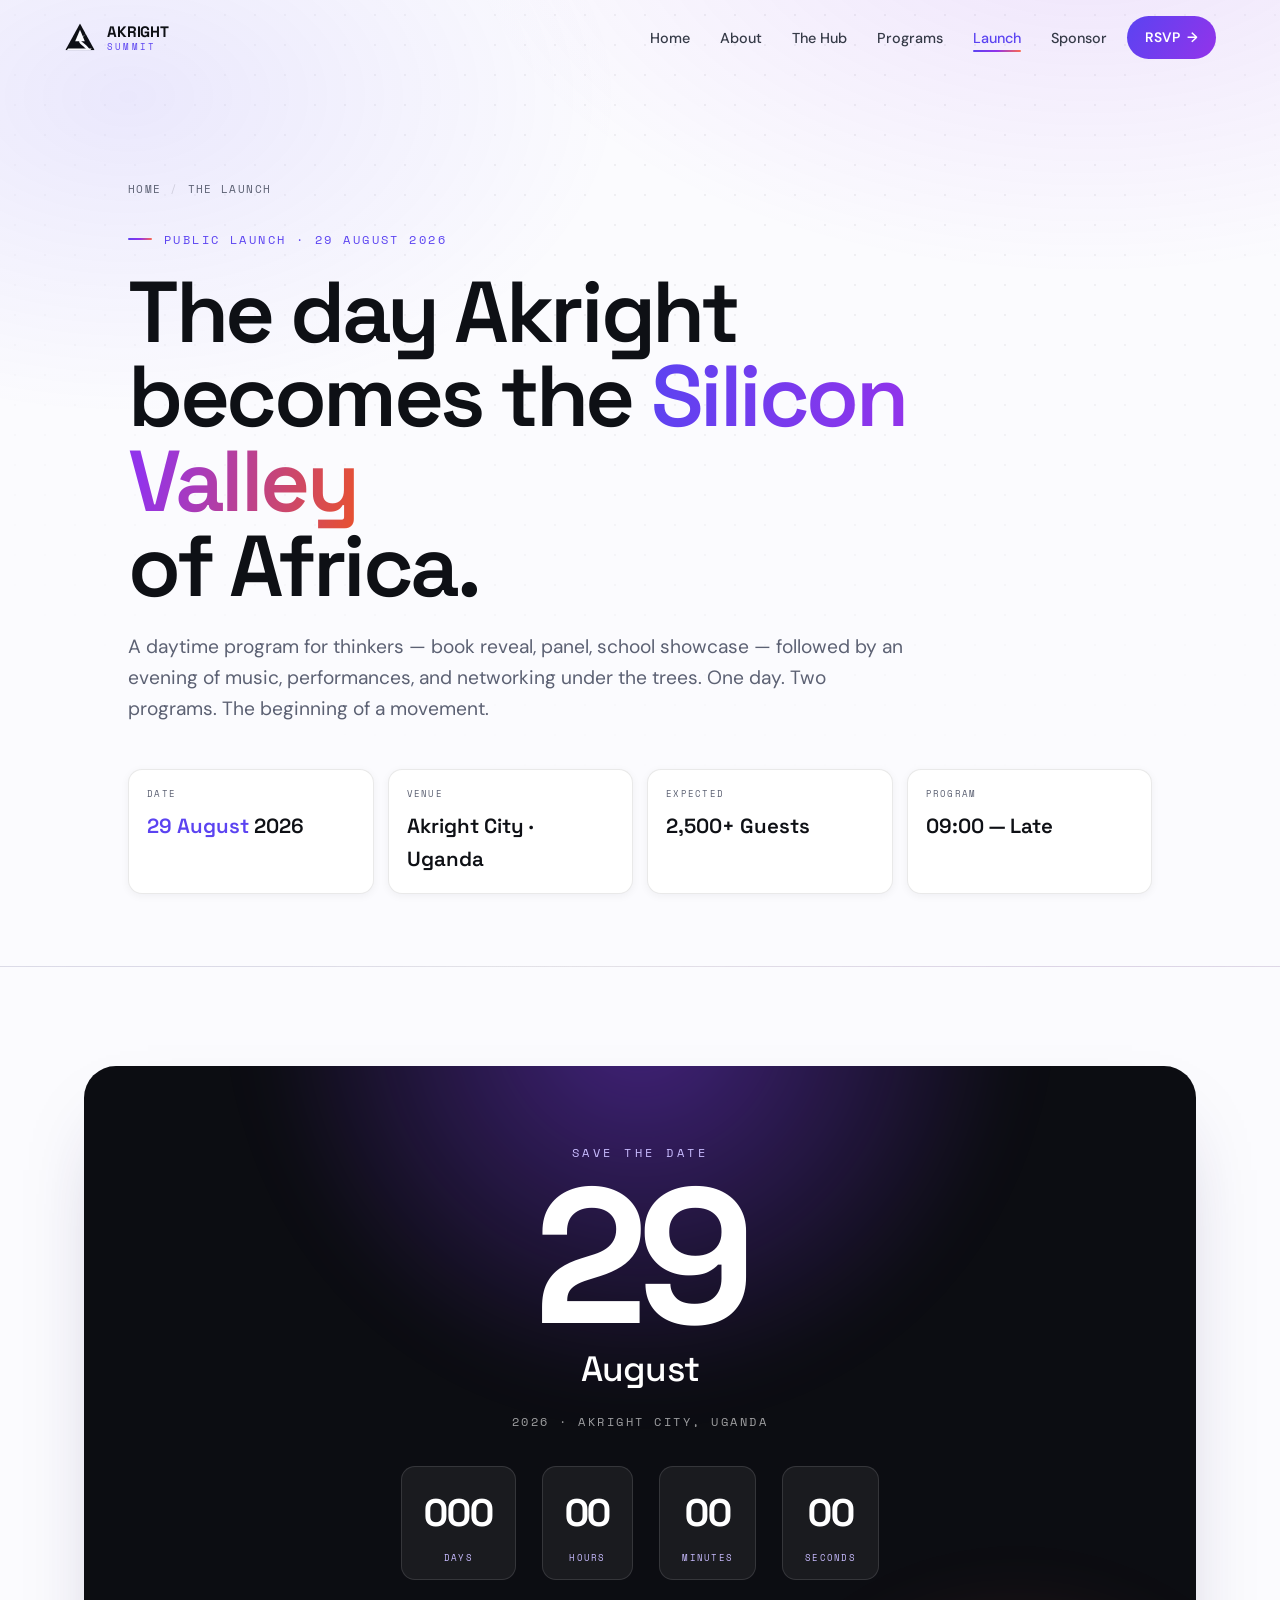
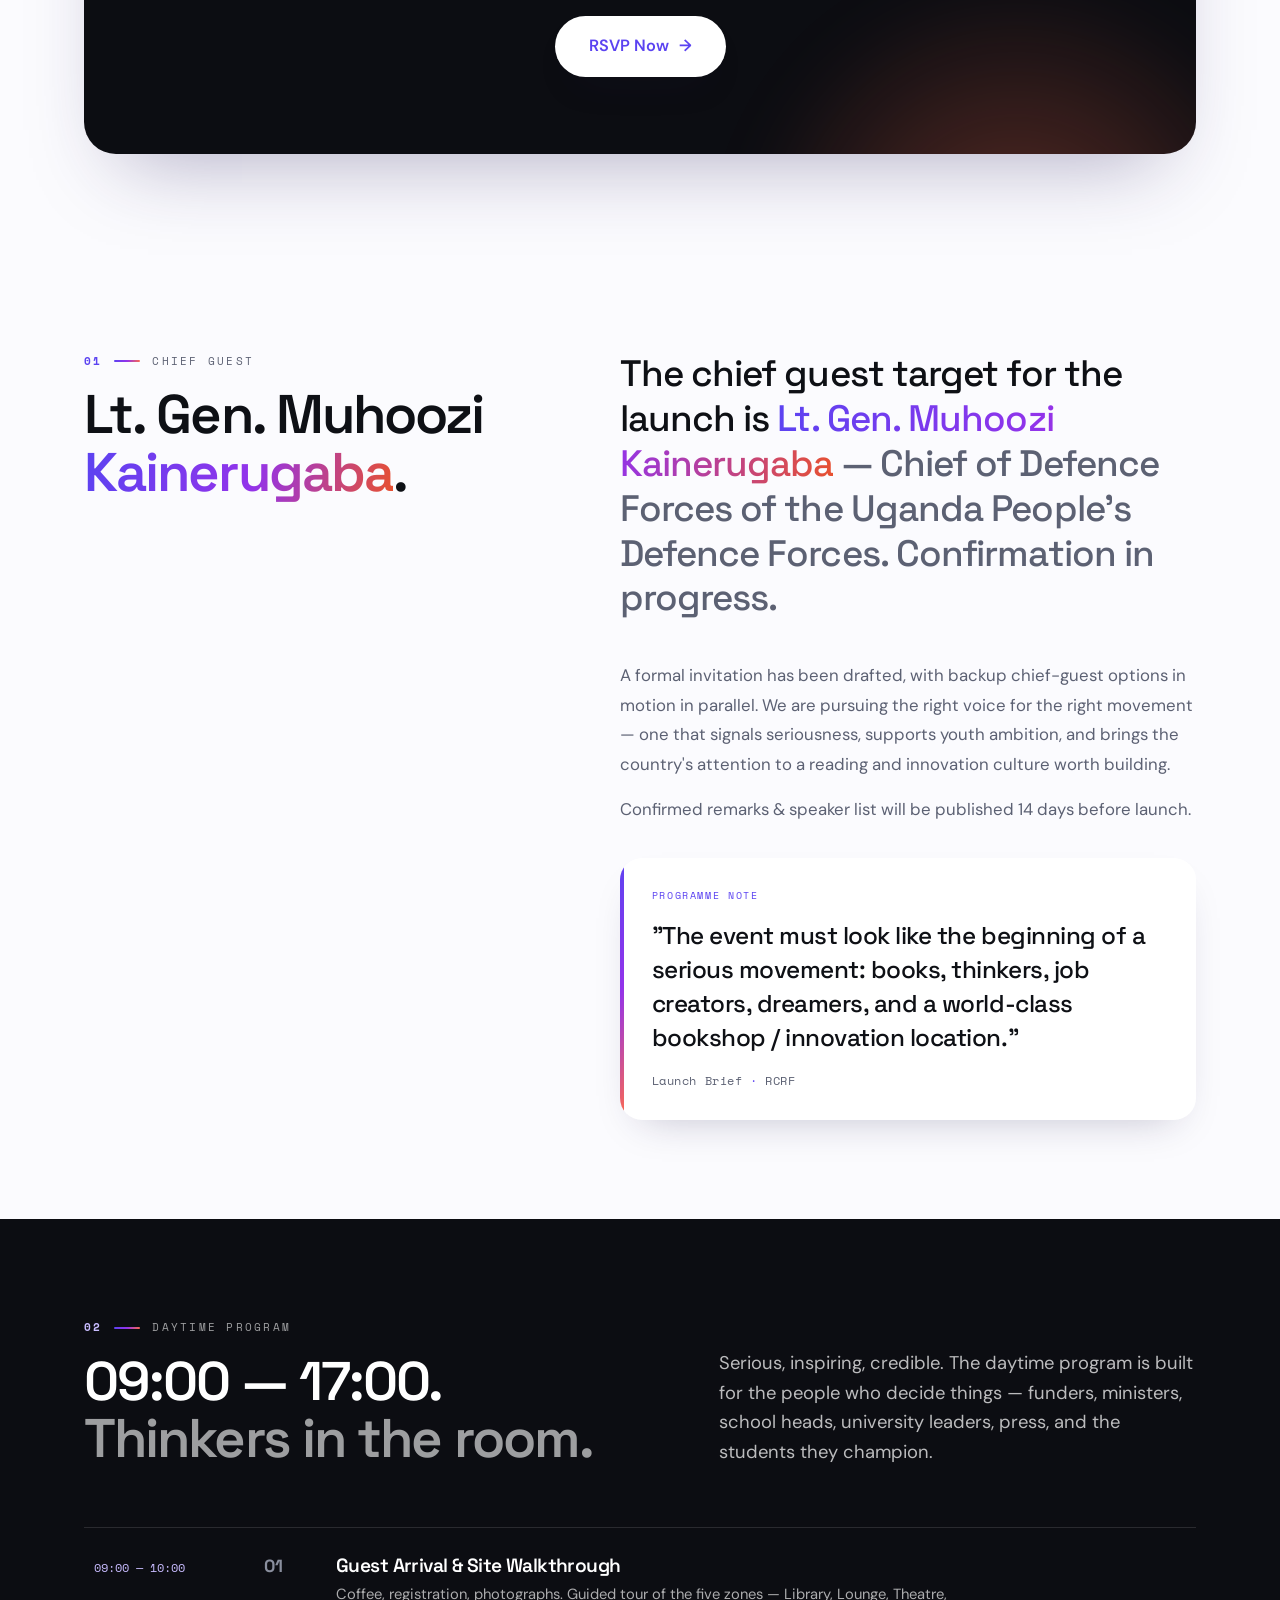
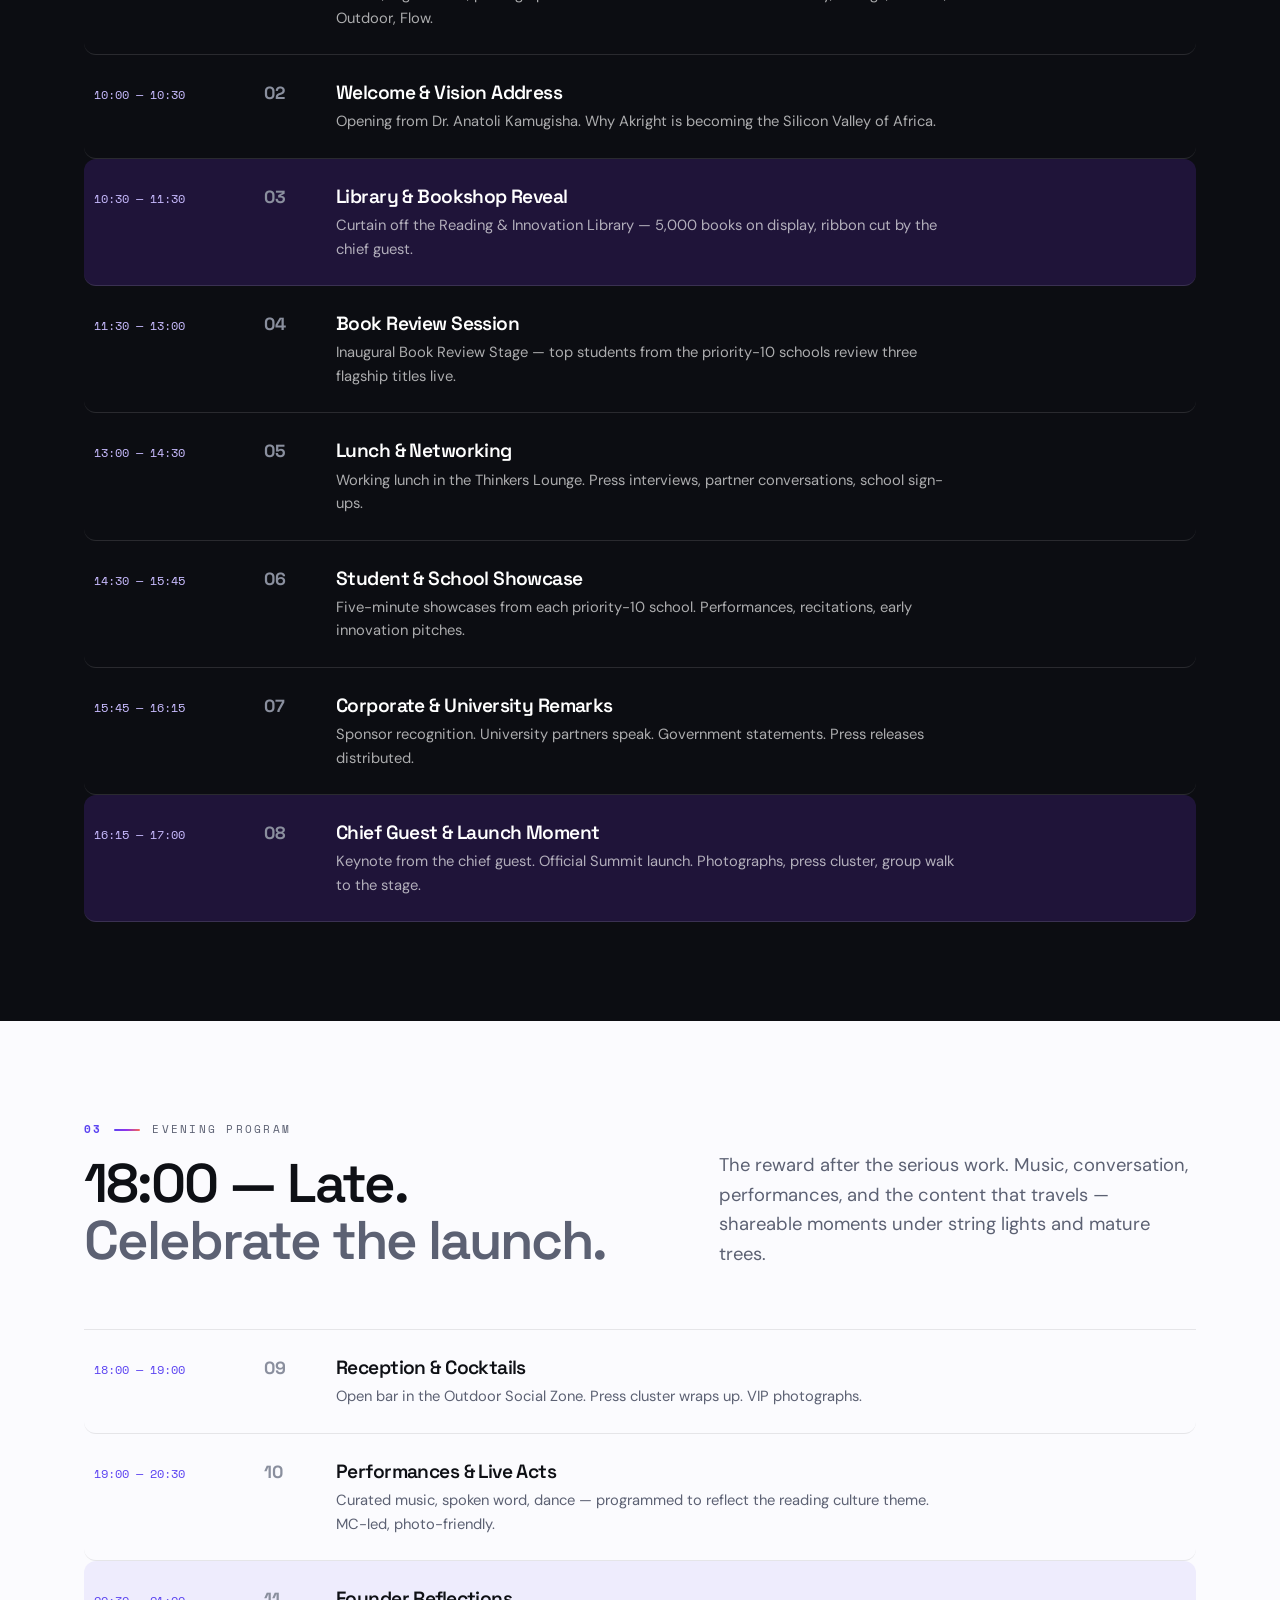
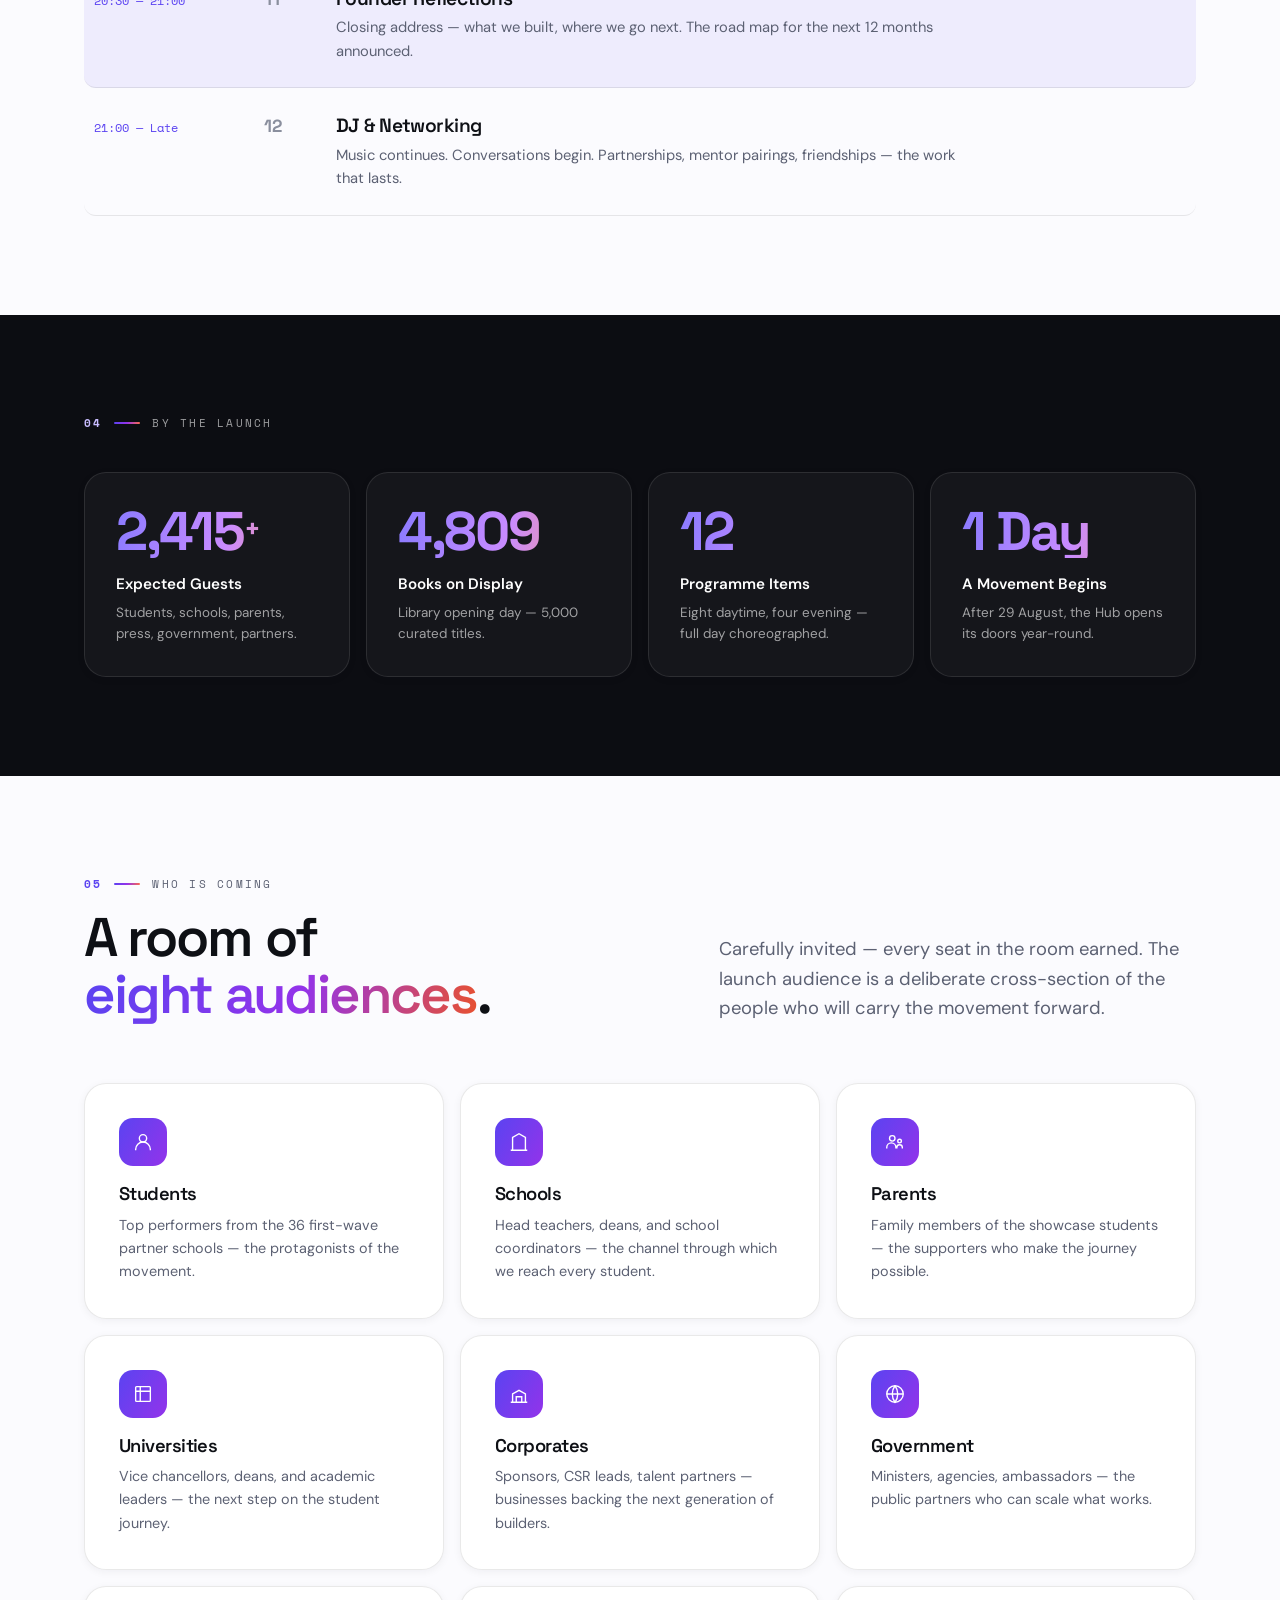
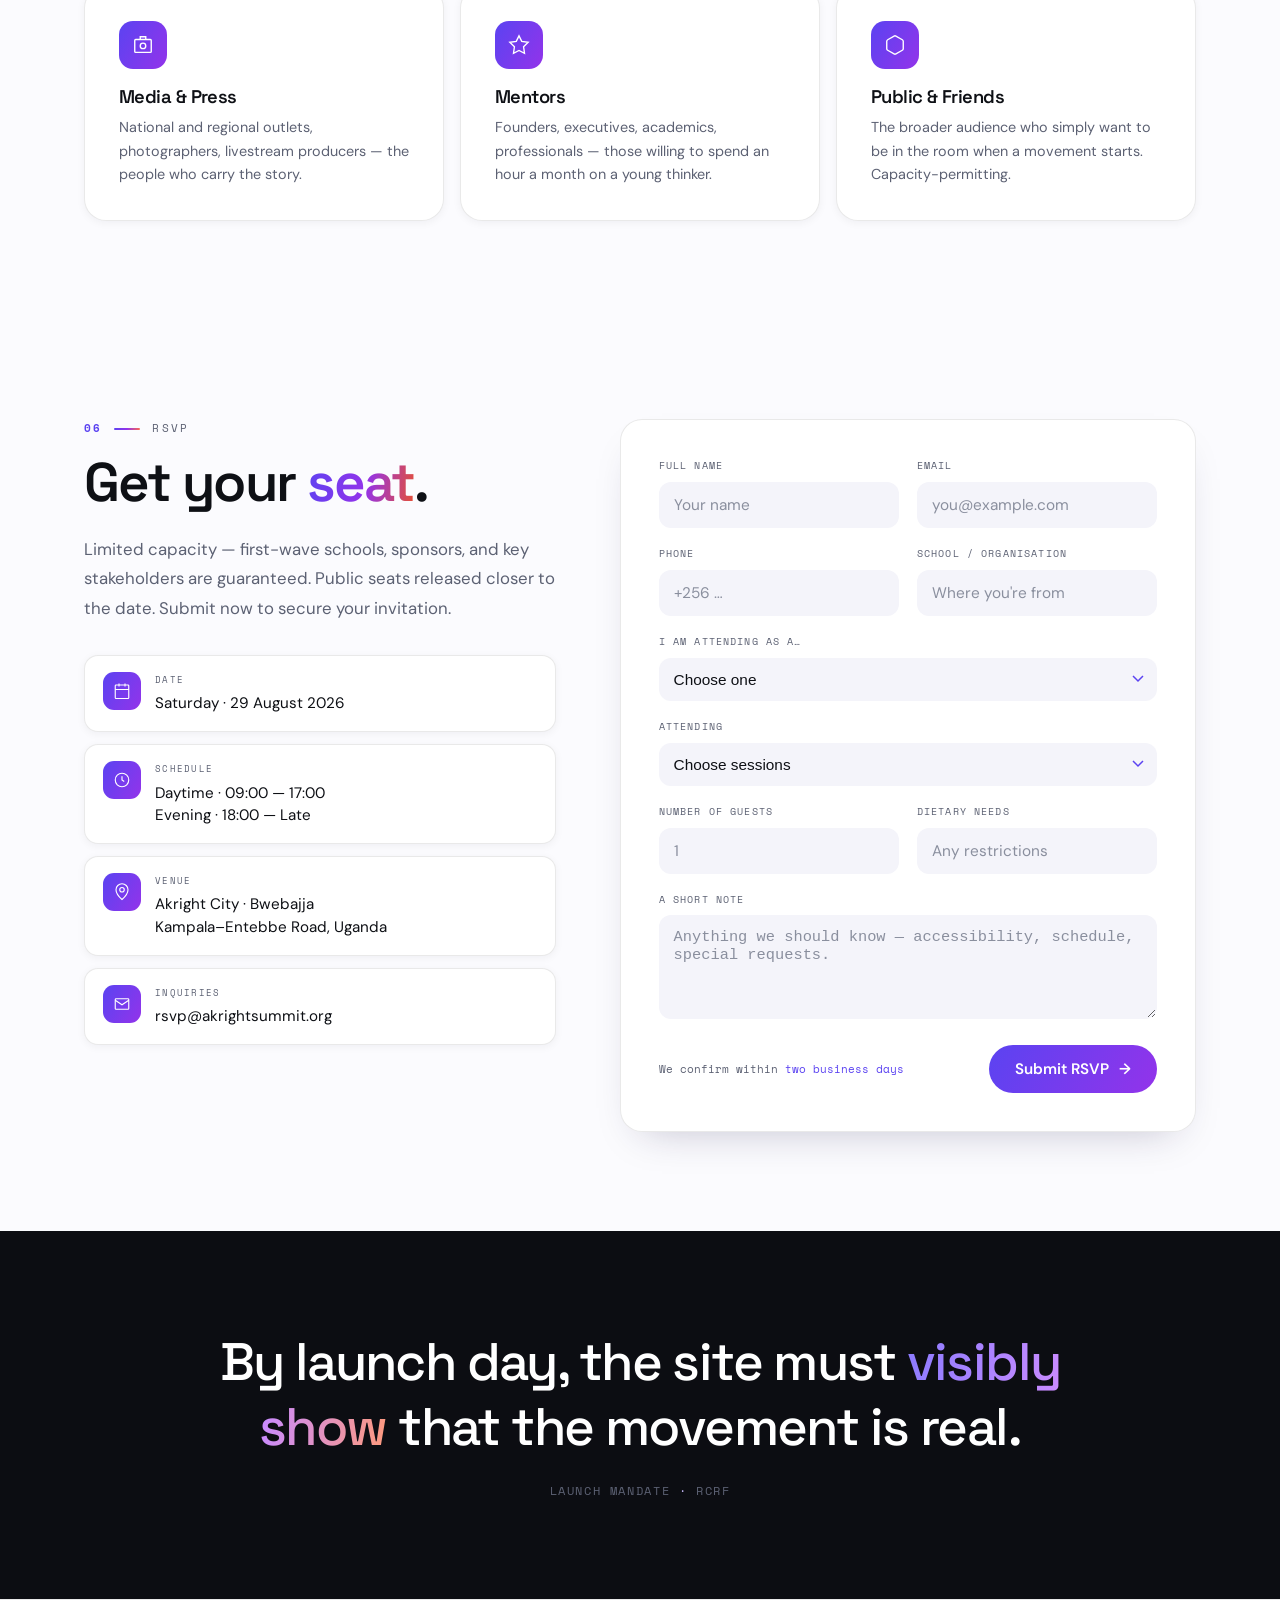
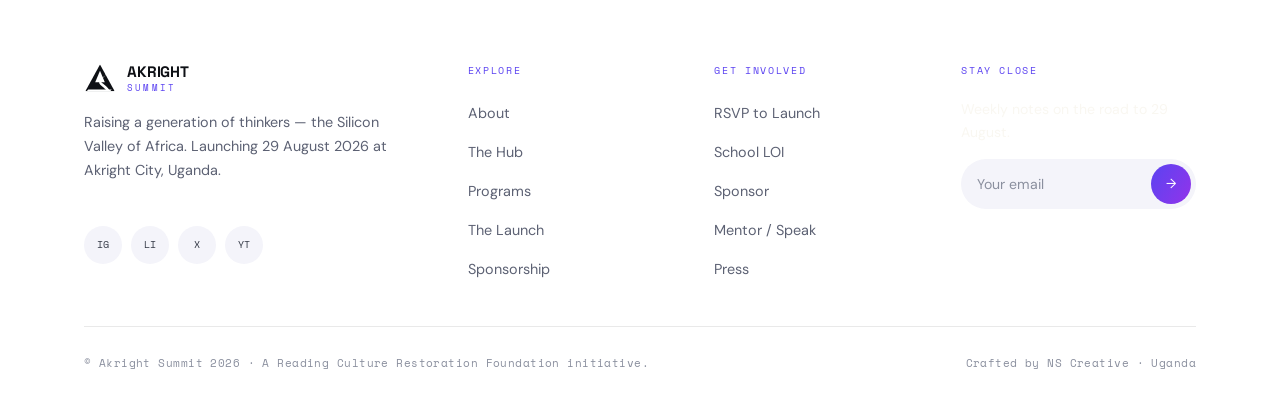
<file: launch/index.html>
<!DOCTYPE html>
<html lang="en" class="">
<head>
<meta charset="UTF-8">
<meta name="viewport" content="width=device-width, initial-scale=1.0, viewport-fit=cover">
<meta name="theme-color" content="#FBFBFE">
<title>The Launch · 29 August 2026 — Akright Summit</title>
<meta name="description" content="The official launch of Akright Summit — 29 August 2026 at Akright City, Uganda. Full agenda, chief guest, RSVP. The Silicon Valley of Africa begins.">
<script>document.documentElement.classList.add('js')</script>
<link rel="preconnect" href="https://fonts.googleapis.com">
<link rel="preconnect" href="https://fonts.gstatic.com" crossorigin>
<link href="https://fonts.googleapis.com/css2?family=DM+Sans:wght@400;500;600;700&family=Space+Grotesk:wght@400;500;600;700&family=Space+Mono:wght@400;700&display=swap" rel="stylesheet">
<link rel="stylesheet" href="../assets/css/home.css">
<link rel="icon" type="image/svg+xml" href="../assets/logo/logo.svg">
</head>
<body class="loading">

<div class="scroll-progress" id="scrollProgress" aria-hidden="true"></div>

<div id="loader" role="status" aria-label="Loading">
  <div class="loader-mark">
    <svg viewBox="0 0 240 220" xmlns="http://www.w3.org/2000/svg" fill="currentColor">
      <defs><clipPath id="ld-clip"><path d="M120 8 L230 210 L10 210 Z"/></clipPath></defs>
      <g clip-path="url(#ld-clip)"><rect width="240" height="220"/><path d="M120 56 L156 142 L84 142 Z" fill="#0A0A0A"/><path d="M168 56 C 178 76, 158 96, 138 108 C 116 120, 122 138, 144 154 C 162 168, 180 184, 192 202 L 168 202 C 156 188, 138 174, 124 162 C 108 148, 110 130, 130 118 C 152 106, 168 88, 158 64 Z" fill="#0A0A0A"/><path d="M32 196 L208 196 L196 210 L20 210 Z" fill="#0A0A0A"/></g>
    </svg>
  </div>
  <div class="loader-brand">THE LAUNCH</div>
  <div class="loader-sub">29 August 2026</div>
  <div class="loader-track"><div class="loader-bar"></div></div>
  <div class="loader-pct">000</div>
</div>

<nav class="nav" id="nav" aria-label="Primary">
  <a href="../index.html" class="nav-logo">
    <svg class="lg" viewBox="0 0 240 220" xmlns="http://www.w3.org/2000/svg" fill="currentColor" aria-hidden="true">
      <defs><clipPath id="nv-clip"><path d="M120 8 L230 210 L10 210 Z"/></clipPath></defs>
      <g clip-path="url(#nv-clip)"><rect width="240" height="220"/><path d="M120 56 L156 142 L84 142 Z" fill="#0A0A0A"/><path d="M168 56 C 178 76, 158 96, 138 108 C 116 120, 122 138, 144 154 C 162 168, 180 184, 192 202 L 168 202 C 156 188, 138 174, 124 162 C 108 148, 110 130, 130 118 C 152 106, 168 88, 158 64 Z" fill="#0A0A0A"/><path d="M32 196 L208 196 L196 210 L20 210 Z" fill="#0A0A0A"/></g>
    </svg>
    <span class="lg-text"><span class="top">AKRIGHT</span><span class="bot">SUMMIT</span></span>
  </a>
  <ul class="nav-links">
    <li><a href="../index.html">Home</a></li>
    <li><a href="../about/">About</a></li>
    <li><a href="../hub/">The Hub</a></li>
    <li><a href="../programs/">Programs</a></li>
    <li><a href="../launch/" class="active">Launch</a></li>
    <li><a href="../sponsor/">Sponsor</a></li>
  </ul>
  <a href="#rsvp" class="nav-cta" data-magnetic="0.15">RSVP <span>→</span></a>
  <button class="nav-toggle" id="navToggle" aria-label="Toggle menu" aria-controls="mobileNav" aria-expanded="false"><span></span><span></span><span></span></button>
</nav>

<div class="mobile-nav" id="mobileNav" aria-hidden="true">
  <ul><li><a href="../index.html">Home</a></li><li><a href="../about/">About</a></li><li><a href="../hub/">The Hub</a></li><li><a href="../programs/">Programs</a></li><li><a href="../launch/">Launch</a></li><li><a href="../sponsor/">Sponsor</a></li><li><a href="../contact/">Contact</a></li></ul>
  <div class="mn-foot">29 August 2026 · Akright City, Uganda · <a href="mailto:hello@akrightsummit.org">hello@akrightsummit.org</a></div>
</div>

<header class="page-hero">
  <div class="container">
    <div class="crumbs"><a href="../index.html">Home</a> <span class="sep">/</span> <span>The Launch</span></div>
    <div class="page-hero-eyebrow">Public Launch · 29 August 2026</div>
    <h1 class="page-hero-title">The day Akright<br>becomes the <span class="gold">Silicon Valley</span><br>of Africa.</h1>
    <p class="page-hero-sub">A daytime program for thinkers — book reveal, panel, school showcase — followed by an evening of music, performances, and networking under the trees. One day. Two programs. The beginning of a movement.</p>
    <div class="page-hero-meta">
      <div class="item"><div class="k">Date</div><div class="v"><span class="gold">29 August</span> 2026</div></div>
      <div class="item"><div class="k">Venue</div><div class="v">Akright City · Uganda</div></div>
      <div class="item"><div class="k">Expected</div><div class="v">2,500+ Guests</div></div>
      <div class="item"><div class="k">Program</div><div class="v">09:00 — Late</div></div>
    </div>
  </div>
</header>

<section class="section">
  <div class="container">
    <div class="big-date reveal">
      <div class="bd-label">Save the Date</div>
      <div class="bd-day">29</div>
      <div class="bd-month">August</div>
      <div class="bd-year">2026 · Akright City, Uganda</div>
      <div class="countdown" aria-label="Countdown to launch">
        <div class="cd-unit"><div class="cd-n" id="cdDays">000</div><div class="cd-l">Days</div></div>
        <div class="cd-unit"><div class="cd-n" id="cdHrs">00</div><div class="cd-l">Hours</div></div>
        <div class="cd-unit"><div class="cd-n" id="cdMin">00</div><div class="cd-l">Minutes</div></div>
        <div class="cd-unit"><div class="cd-n" id="cdSec">00</div><div class="cd-l">Seconds</div></div>
      </div>
      <div class="bd-meta" style="margin-top:36px"><a href="#rsvp" class="btn btn-gold btn-lg" data-magnetic="0.15">RSVP Now <span class="arrow">→</span></a></div>
    </div>
  </div>
</section>

<section class="section">
  <div class="container split">
    <div class="split-sticky">
      <div class="eyebrow reveal"><span class="num">01</span><span class="line"></span><span>Chief Guest</span></div>
      <h2 class="h-section reveal d1">Lt. Gen. Muhoozi <span class="gold">Kainerugaba</span>.</h2>
    </div>
    <div>
      <p class="statement reveal">The chief guest target for the launch is <span class="gold">Lt. Gen. Muhoozi Kainerugaba</span> <span class="light">— Chief of Defence Forces of the Uganda People's Defence Forces. Confirmation in progress.</span></p>
      <div style="margin-top:40px" class="reveal d1">
        <p class="body-text">A formal invitation has been drafted, with backup chief-guest options in motion in parallel. We are pursuing the right voice for the right movement — one that signals seriousness, supports youth ambition, and brings the country's attention to a reading and innovation culture worth building.</p>
        <p class="body-text">Confirmed remarks &amp; speaker list will be published 14 days before launch.</p>
      </div>
      <div class="quote-card reveal d2">
        <div class="label">Programme Note</div>
        <p class="qt">"The event must look like the beginning of a serious movement: books, thinkers, job creators, dreamers, and a world-class bookshop / innovation location."</p>
        <p class="att">Launch Brief <span class="gold">·</span> RCRF</p>
      </div>
    </div>
  </div>
</section>

<section class="section darker">
  <div class="container">
    <div class="section-head">
      <div>
        <div class="eyebrow reveal"><span class="num">02</span><span class="line"></span><span>Daytime Program</span></div>
        <h2 class="h-section reveal d1">09:00 — 17:00.<br><span class="light">Thinkers in the room.</span></h2>
      </div>
      <div class="right reveal d2">
        <p>Serious, inspiring, credible. The daytime program is built for the people who decide things — funders, ministers, school heads, university leaders, press, and the students they champion.</p>
      </div>
    </div>
    <div class="agenda reveal d1">
      <div class="agenda-row">
        <div class="agenda-time">09:00 — 10:00</div>
        <div class="agenda-num">01</div>
        <div class="agenda-content">
          <h4>Guest Arrival &amp; Site Walkthrough</h4>
          <p>Coffee, registration, photographs. Guided tour of the five zones — Library, Lounge, Theatre, Outdoor, Flow.</p>
        </div>
      </div>
      <div class="agenda-row">
        <div class="agenda-time">10:00 — 10:30</div>
        <div class="agenda-num">02</div>
        <div class="agenda-content">
          <h4>Welcome &amp; Vision Address</h4>
          <p>Opening from Dr. Anatoli Kamugisha. Why Akright is becoming the Silicon Valley of Africa.</p>
        </div>
      </div>
      <div class="agenda-row featured">
        <div class="agenda-time">10:30 — 11:30</div>
        <div class="agenda-num">03</div>
        <div class="agenda-content">
          <h4>Library &amp; Bookshop Reveal</h4>
          <p>Curtain off the Reading &amp; Innovation Library — 5,000 books on display, ribbon cut by the chief guest.</p>
        </div>
      </div>
      <div class="agenda-row">
        <div class="agenda-time">11:30 — 13:00</div>
        <div class="agenda-num">04</div>
        <div class="agenda-content">
          <h4>Book Review Session</h4>
          <p>Inaugural Book Review Stage — top students from the priority-10 schools review three flagship titles live.</p>
        </div>
      </div>
      <div class="agenda-row">
        <div class="agenda-time">13:00 — 14:30</div>
        <div class="agenda-num">05</div>
        <div class="agenda-content">
          <h4>Lunch &amp; Networking</h4>
          <p>Working lunch in the Thinkers Lounge. Press interviews, partner conversations, school sign-ups.</p>
        </div>
      </div>
      <div class="agenda-row">
        <div class="agenda-time">14:30 — 15:45</div>
        <div class="agenda-num">06</div>
        <div class="agenda-content">
          <h4>Student &amp; School Showcase</h4>
          <p>Five-minute showcases from each priority-10 school. Performances, recitations, early innovation pitches.</p>
        </div>
      </div>
      <div class="agenda-row">
        <div class="agenda-time">15:45 — 16:15</div>
        <div class="agenda-num">07</div>
        <div class="agenda-content">
          <h4>Corporate &amp; University Remarks</h4>
          <p>Sponsor recognition. University partners speak. Government statements. Press releases distributed.</p>
        </div>
      </div>
      <div class="agenda-row featured">
        <div class="agenda-time">16:15 — 17:00</div>
        <div class="agenda-num">08</div>
        <div class="agenda-content">
          <h4>Chief Guest &amp; Launch Moment</h4>
          <p>Keynote from the chief guest. Official Summit launch. Photographs, press cluster, group walk to the stage.</p>
        </div>
      </div>
    </div>
  </div>
</section>

<section class="section">
  <div class="container">
    <div class="section-head">
      <div>
        <div class="eyebrow reveal"><span class="num">03</span><span class="line"></span><span>Evening Program</span></div>
        <h2 class="h-section reveal d1">18:00 — Late.<br><span class="light">Celebrate the launch.</span></h2>
      </div>
      <div class="right reveal d2">
        <p>The reward after the serious work. Music, conversation, performances, and the content that travels — shareable moments under string lights and mature trees.</p>
      </div>
    </div>
    <div class="agenda reveal d1">
      <div class="agenda-row">
        <div class="agenda-time">18:00 — 19:00</div>
        <div class="agenda-num">09</div>
        <div class="agenda-content">
          <h4>Reception &amp; Cocktails</h4>
          <p>Open bar in the Outdoor Social Zone. Press cluster wraps up. VIP photographs.</p>
        </div>
      </div>
      <div class="agenda-row">
        <div class="agenda-time">19:00 — 20:30</div>
        <div class="agenda-num">10</div>
        <div class="agenda-content">
          <h4>Performances &amp; Live Acts</h4>
          <p>Curated music, spoken word, dance — programmed to reflect the reading culture theme. MC-led, photo-friendly.</p>
        </div>
      </div>
      <div class="agenda-row featured">
        <div class="agenda-time">20:30 — 21:00</div>
        <div class="agenda-num">11</div>
        <div class="agenda-content">
          <h4>Founder Reflections</h4>
          <p>Closing address — what we built, where we go next. The road map for the next 12 months announced.</p>
        </div>
      </div>
      <div class="agenda-row">
        <div class="agenda-time">21:00 — Late</div>
        <div class="agenda-num">12</div>
        <div class="agenda-content">
          <h4>DJ &amp; Networking</h4>
          <p>Music continues. Conversations begin. Partnerships, mentor pairings, friendships — the work that lasts.</p>
        </div>
      </div>
    </div>
  </div>
</section>

<section class="section darker">
  <div class="container">
    <div class="eyebrow reveal" style="margin-bottom:40px"><span class="num">04</span><span class="line"></span><span>By the Launch</span></div>
    <div class="stats reveal d1">
      <div class="stat"><div class="n"><span data-count="2500" data-dur="2000">0</span><span class="suf">+</span></div><div class="l">Expected Guests</div><div class="d">Students, schools, parents, press, government, partners.</div></div>
      <div class="stat"><div class="n"><span data-count="5000" data-dur="2000">0</span></div><div class="l">Books on Display</div><div class="d">Library opening day — 5,000 curated titles.</div></div>
      <div class="stat"><div class="n"><span data-count="12" data-dur="1400">0</span></div><div class="l">Programme Items</div><div class="d">Eight daytime, four evening — full day choreographed.</div></div>
      <div class="stat"><div class="n"><span class="gold">1 Day</span></div><div class="l">A Movement Begins</div><div class="d">After 29 August, the Hub opens its doors year-round.</div></div>
    </div>
  </div>
</section>

<section class="section">
  <div class="container">
    <div class="section-head">
      <div>
        <div class="eyebrow reveal"><span class="num">05</span><span class="line"></span><span>Who Is Coming</span></div>
        <h2 class="h-section reveal d1">A room of<br><span class="gold">eight audiences</span>.</h2>
      </div>
      <div class="right reveal d2"><p>Carefully invited — every seat in the room earned. The launch audience is a deliberate cross-section of the people who will carry the movement forward.</p></div>
    </div>
    <div class="perks reveal d1">
      <div class="perk"><div class="perk-icon"><svg width="22" height="22" viewBox="0 0 24 24" fill="none" stroke="currentColor" stroke-width="1.5"><circle cx="12" cy="8" r="4"/><path d="M4 21v-1a8 8 0 0116 0v1"/></svg></div><h4>Students</h4><p>Top performers from the 36 first-wave partner schools — the protagonists of the movement.</p></div>
      <div class="perk"><div class="perk-icon"><svg width="22" height="22" viewBox="0 0 24 24" fill="none" stroke="currentColor" stroke-width="1.5"><path d="M3 21h18M5 21V7l7-4 7 4v14"/></svg></div><h4>Schools</h4><p>Head teachers, deans, and school coordinators — the channel through which we reach every student.</p></div>
      <div class="perk"><div class="perk-icon"><svg width="22" height="22" viewBox="0 0 24 24" fill="none" stroke="currentColor" stroke-width="1.5"><circle cx="9" cy="8" r="3"/><circle cx="17" cy="11" r="2"/><path d="M3 19v-1a5 5 0 0110 0v1M14 19v-1a3 3 0 016 0v1"/></svg></div><h4>Parents</h4><p>Family members of the showcase students — the supporters who make the journey possible.</p></div>
      <div class="perk"><div class="perk-icon"><svg width="22" height="22" viewBox="0 0 24 24" fill="none" stroke="currentColor" stroke-width="1.5"><rect x="4" y="4" width="16" height="16" rx="1"/><path d="M4 9h16M9 4v16"/></svg></div><h4>Universities</h4><p>Vice chancellors, deans, and academic leaders — the next step on the student journey.</p></div>
      <div class="perk"><div class="perk-icon"><svg width="22" height="22" viewBox="0 0 24 24" fill="none" stroke="currentColor" stroke-width="1.5"><path d="M3 21h18M5 21v-9l7-4 7 4v9M9 21v-6h6v6"/></svg></div><h4>Corporates</h4><p>Sponsors, CSR leads, talent partners — businesses backing the next generation of builders.</p></div>
      <div class="perk"><div class="perk-icon"><svg width="22" height="22" viewBox="0 0 24 24" fill="none" stroke="currentColor" stroke-width="1.5"><circle cx="12" cy="12" r="9"/><path d="M3 12h18M12 3a15 15 0 010 18 15 15 0 010-18"/></svg></div><h4>Government</h4><p>Ministers, agencies, ambassadors — the public partners who can scale what works.</p></div>
      <div class="perk"><div class="perk-icon"><svg width="22" height="22" viewBox="0 0 24 24" fill="none" stroke="currentColor" stroke-width="1.5"><rect x="3" y="6" width="18" height="14" rx="1"/><circle cx="12" cy="13" r="3"/><path d="M9 6V3h6v3"/></svg></div><h4>Media &amp; Press</h4><p>National and regional outlets, photographers, livestream producers — the people who carry the story.</p></div>
      <div class="perk"><div class="perk-icon"><svg width="22" height="22" viewBox="0 0 24 24" fill="none" stroke="currentColor" stroke-width="1.5"><path d="M12 2L15 8l7 1-5 5 1 7-6-3-6 3 1-7-5-5 7-1z"/></svg></div><h4>Mentors</h4><p>Founders, executives, academics, professionals — those willing to spend an hour a month on a young thinker.</p></div>
      <div class="perk"><div class="perk-icon"><svg width="22" height="22" viewBox="0 0 24 24" fill="none" stroke="currentColor" stroke-width="1.5"><path d="M21 16V8a2 2 0 00-1-1.73L13 2.27a2 2 0 00-2 0L4 6.27A2 2 0 003 8v8a2 2 0 001 1.73l7 4.04a2 2 0 002 0l7-4.04A2 2 0 0021 16z"/></svg></div><h4>Public &amp; Friends</h4><p>The broader audience who simply want to be in the room when a movement starts. Capacity-permitting.</p></div>
    </div>
  </div>
</section>

<!-- RSVP FORM -->
<section class="section" id="rsvp">
  <div class="container contact-grid">
    <div class="reveal">
      <div class="eyebrow"><span class="num">06</span><span class="line"></span><span>RSVP</span></div>
      <h2 class="h-section">Get your <span class="gold">seat</span>.</h2>
      <p class="body-text" style="margin-top:24px; max-width:42ch">Limited capacity — first-wave schools, sponsors, and key stakeholders are guaranteed. Public seats released closer to the date. Submit now to secure your invitation.</p>
      <div class="contact-info">
        <div class="ci-item">
          <div class="ci-icon"><svg width="18" height="18" viewBox="0 0 24 24" fill="none" stroke="currentColor" stroke-width="1.5"><rect x="3" y="4" width="18" height="18" rx="1"/><path d="M3 10h18M8 2v4M16 2v4"/></svg></div>
          <div><div class="ci-k">Date</div><div class="ci-v">Saturday · 29 August 2026</div></div>
        </div>
        <div class="ci-item">
          <div class="ci-icon"><svg width="18" height="18" viewBox="0 0 24 24" fill="none" stroke="currentColor" stroke-width="1.5"><circle cx="12" cy="12" r="9"/><path d="M12 7v5l3 2"/></svg></div>
          <div><div class="ci-k">Schedule</div><div class="ci-v">Daytime · 09:00 — 17:00<br>Evening · 18:00 — Late</div></div>
        </div>
        <div class="ci-item">
          <div class="ci-icon"><svg width="18" height="18" viewBox="0 0 24 24" fill="none" stroke="currentColor" stroke-width="1.5"><path d="M12 22s8-7 8-13a8 8 0 10-16 0c0 6 8 13 8 13z"/><circle cx="12" cy="9" r="3"/></svg></div>
          <div><div class="ci-k">Venue</div><div class="ci-v">Akright City · Bwebajja<br>Kampala–Entebbe Road, Uganda</div></div>
        </div>
        <div class="ci-item">
          <div class="ci-icon"><svg width="18" height="18" viewBox="0 0 24 24" fill="none" stroke="currentColor" stroke-width="1.5"><rect x="3" y="5" width="18" height="14" rx="1"/><path d="M3 7l9 6 9-6"/></svg></div>
          <div><div class="ci-k">Inquiries</div><div class="ci-v"><a href="mailto:rsvp@akrightsummit.org">rsvp@akrightsummit.org</a></div></div>
        </div>
      </div>
    </div>
    <div class="reveal d1">
      <div class="form">
        <div id="formBody">
          <div class="form-row">
            <div class="field"><label for="fName">Full Name</label><input type="text" id="fName" placeholder="Your name" autocomplete="name"></div>
            <div class="field"><label for="fEmail">Email</label><input type="email" id="fEmail" placeholder="you@example.com" autocomplete="email"></div>
          </div>
          <div class="form-row">
            <div class="field"><label for="fPhone">Phone</label><input type="tel" id="fPhone" placeholder="+256 …" autocomplete="tel"></div>
            <div class="field"><label for="fOrg">School / Organisation</label><input type="text" id="fOrg" placeholder="Where you're from" autocomplete="organization"></div>
          </div>
          <div class="field full"><label for="fType">I am attending as a…</label>
            <select id="fType">
              <option value="" disabled selected>Choose one</option>
              <option>Student</option>
              <option>Parent</option>
              <option>School head / teacher</option>
              <option>University leader</option>
              <option>Sponsor / Corporate partner</option>
              <option>Government / Ministry</option>
              <option>Press / Media</option>
              <option>Mentor / Speaker</option>
              <option>Public / Friend of the movement</option>
            </select>
          </div>
          <div class="field full"><label for="fSession">Attending</label>
            <select id="fSession">
              <option value="" disabled selected>Choose sessions</option>
              <option>Full day — daytime + evening</option>
              <option>Daytime only (09:00 — 17:00)</option>
              <option>Evening only (18:00 — Late)</option>
            </select>
          </div>
          <div class="form-row">
            <div class="field"><label for="fGuests">Number of guests</label><input type="number" id="fGuests" placeholder="1" min="1" max="20"></div>
            <div class="field"><label for="fDiet">Dietary needs</label><input type="text" id="fDiet" placeholder="Any restrictions"></div>
          </div>
          <div class="field full"><label for="fMsg">A short note</label><textarea id="fMsg" placeholder="Anything we should know — accessibility, schedule, special requests."></textarea></div>
          <div class="form-foot">
            <span class="form-note">We confirm within <span>two business days</span></span>
            <button class="btn btn-gold" id="fSubmit" data-magnetic="0.12" onclick="aksSubmit()">Submit RSVP <span class="arrow">→</span></button>
          </div>
        </div>
        <div class="form-success" id="formSuccess">
          <div class="fs-icon">✓</div>
          <h4>RSVP received</h4>
          <p>Thank you. Your invitation will follow within two business days. See you on 29 August.</p>
        </div>
      </div>
    </div>
  </div>
</section>

<section class="section darker">
  <div class="container manifesto reveal">
    <p class="manifesto-q">By launch day, the site must <span class="gold">visibly show</span> that the movement is real.</p>
    <p class="manifesto-attr">Launch Mandate <span class="gold">·</span> RCRF</p>
  </div>
</section>

<footer class="footer">
  <div class="container">
    <div class="footer-top">
      <div class="footer-brand">
        <div class="lg">
          <svg viewBox="0 0 240 220" xmlns="http://www.w3.org/2000/svg" fill="currentColor" aria-hidden="true">
            <defs><clipPath id="fb-clip"><path d="M120 8 L230 210 L10 210 Z"/></clipPath></defs>
            <g clip-path="url(#fb-clip)"><rect width="240" height="220"/><path d="M120 56 L156 142 L84 142 Z" fill="#0A0A0A"/><path d="M168 56 C 178 76, 158 96, 138 108 C 116 120, 122 138, 144 154 C 162 168, 180 184, 192 202 L 168 202 C 156 188, 138 174, 124 162 C 108 148, 110 130, 130 118 C 152 106, 168 88, 158 64 Z" fill="#0A0A0A"/><path d="M32 196 L208 196 L196 210 L20 210 Z" fill="#0A0A0A"/></g>
          </svg>
          <span class="lg-text"><span class="top">AKRIGHT</span><span class="bot">SUMMIT</span></span>
        </div>
        <p class="footer-tag">Raising a generation of thinkers — the Silicon Valley of Africa. Launching 29 August 2026 at Akright City, Uganda.</p>
        <div class="footer-socials"><a href="#" class="f-soc">IG</a><a href="#" class="f-soc">LI</a><a href="#" class="f-soc">X</a><a href="#" class="f-soc">YT</a></div>
      </div>
      <div class="footer-col"><h5>Explore</h5><ul><li><a href="../about/">About</a></li><li><a href="../hub/">The Hub</a></li><li><a href="../programs/">Programs</a></li><li><a href="../launch/">The Launch</a></li><li><a href="../sponsor/">Sponsorship</a></li></ul></div>
      <div class="footer-col"><h5>Get Involved</h5><ul><li><a href="../launch/">RSVP to Launch</a></li><li><a href="../contact/">School LOI</a></li><li><a href="../sponsor/">Sponsor</a></li><li><a href="../contact/">Mentor / Speak</a></li><li><a href="../contact/">Press</a></li></ul></div>
      <div class="footer-col"><h5>Stay Close</h5>
        <p style="font-family:var(--sans); font-size:0.88rem; color:rgba(245,241,232,0.6); line-height:1.65;">Weekly notes on the road to 29 August.</p>
        <form class="newsletter" onsubmit="return aksSubscribe(event)"><input type="email" placeholder="Your email" required><button type="submit">→</button></form>
      </div>
    </div>
    <div class="footer-bottom">
      <div class="footer-copy">© <span>Akright Summit</span> 2026 · A Reading Culture Restoration Foundation initiative.</div>
      <div class="footer-copy">Crafted by NS Creative · Uganda</div>
    </div>
  </div>
</footer>

<button class="to-top" id="toTop" aria-label="Back to top">↑</button>
<script src="../assets/js/script.js"></script>
</body>
</html>
</file>
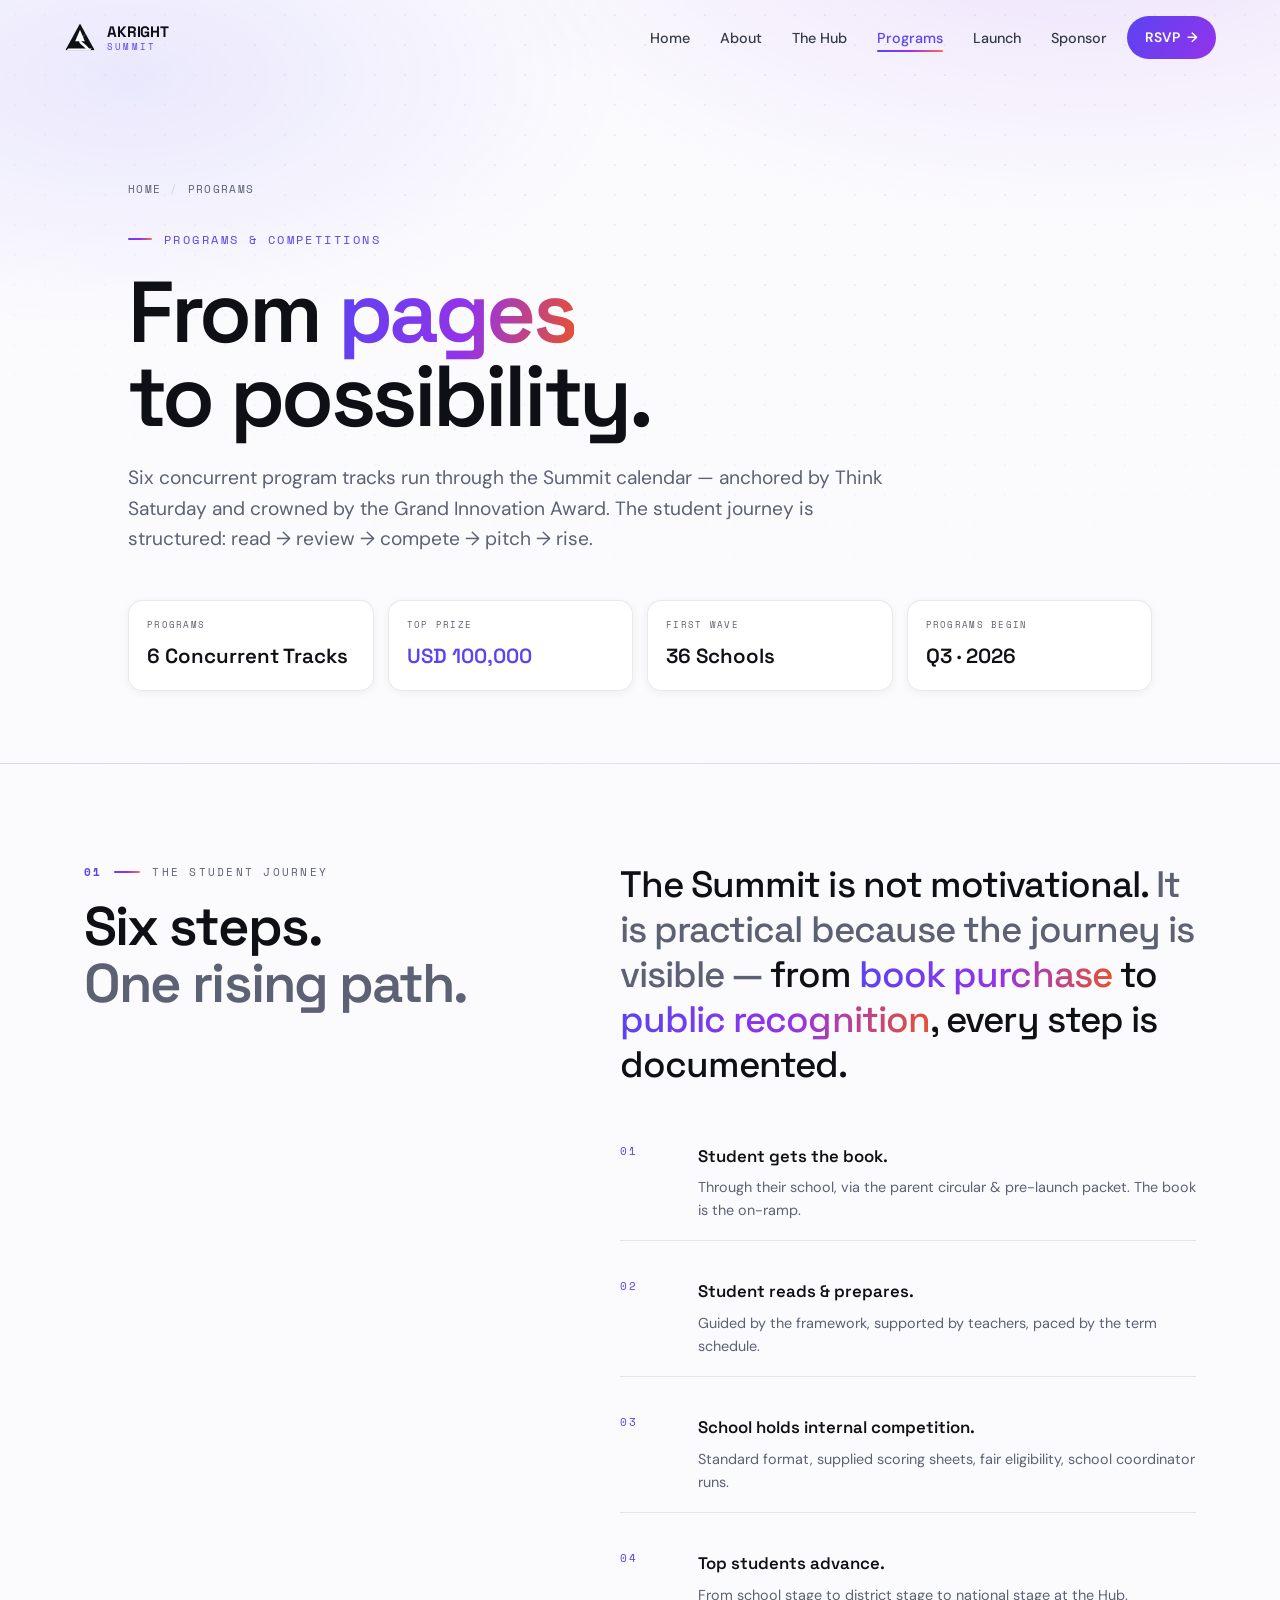
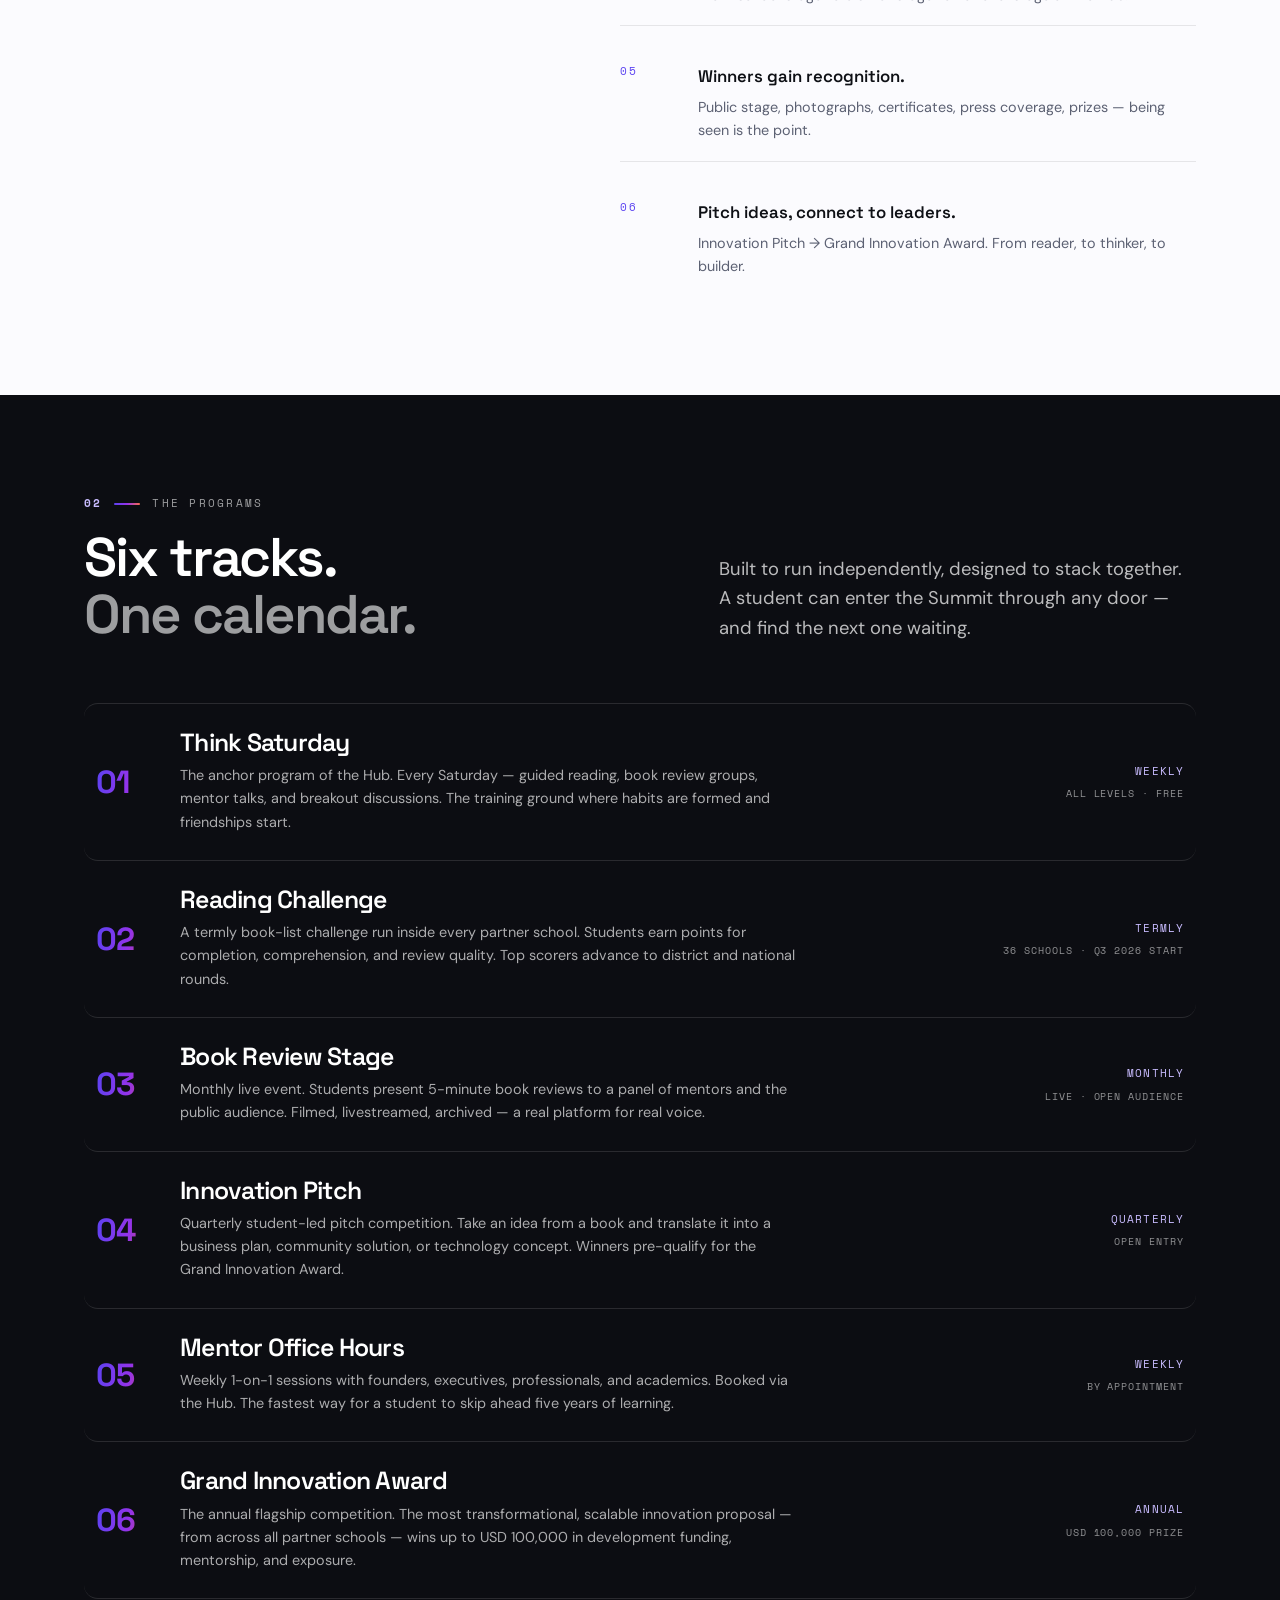
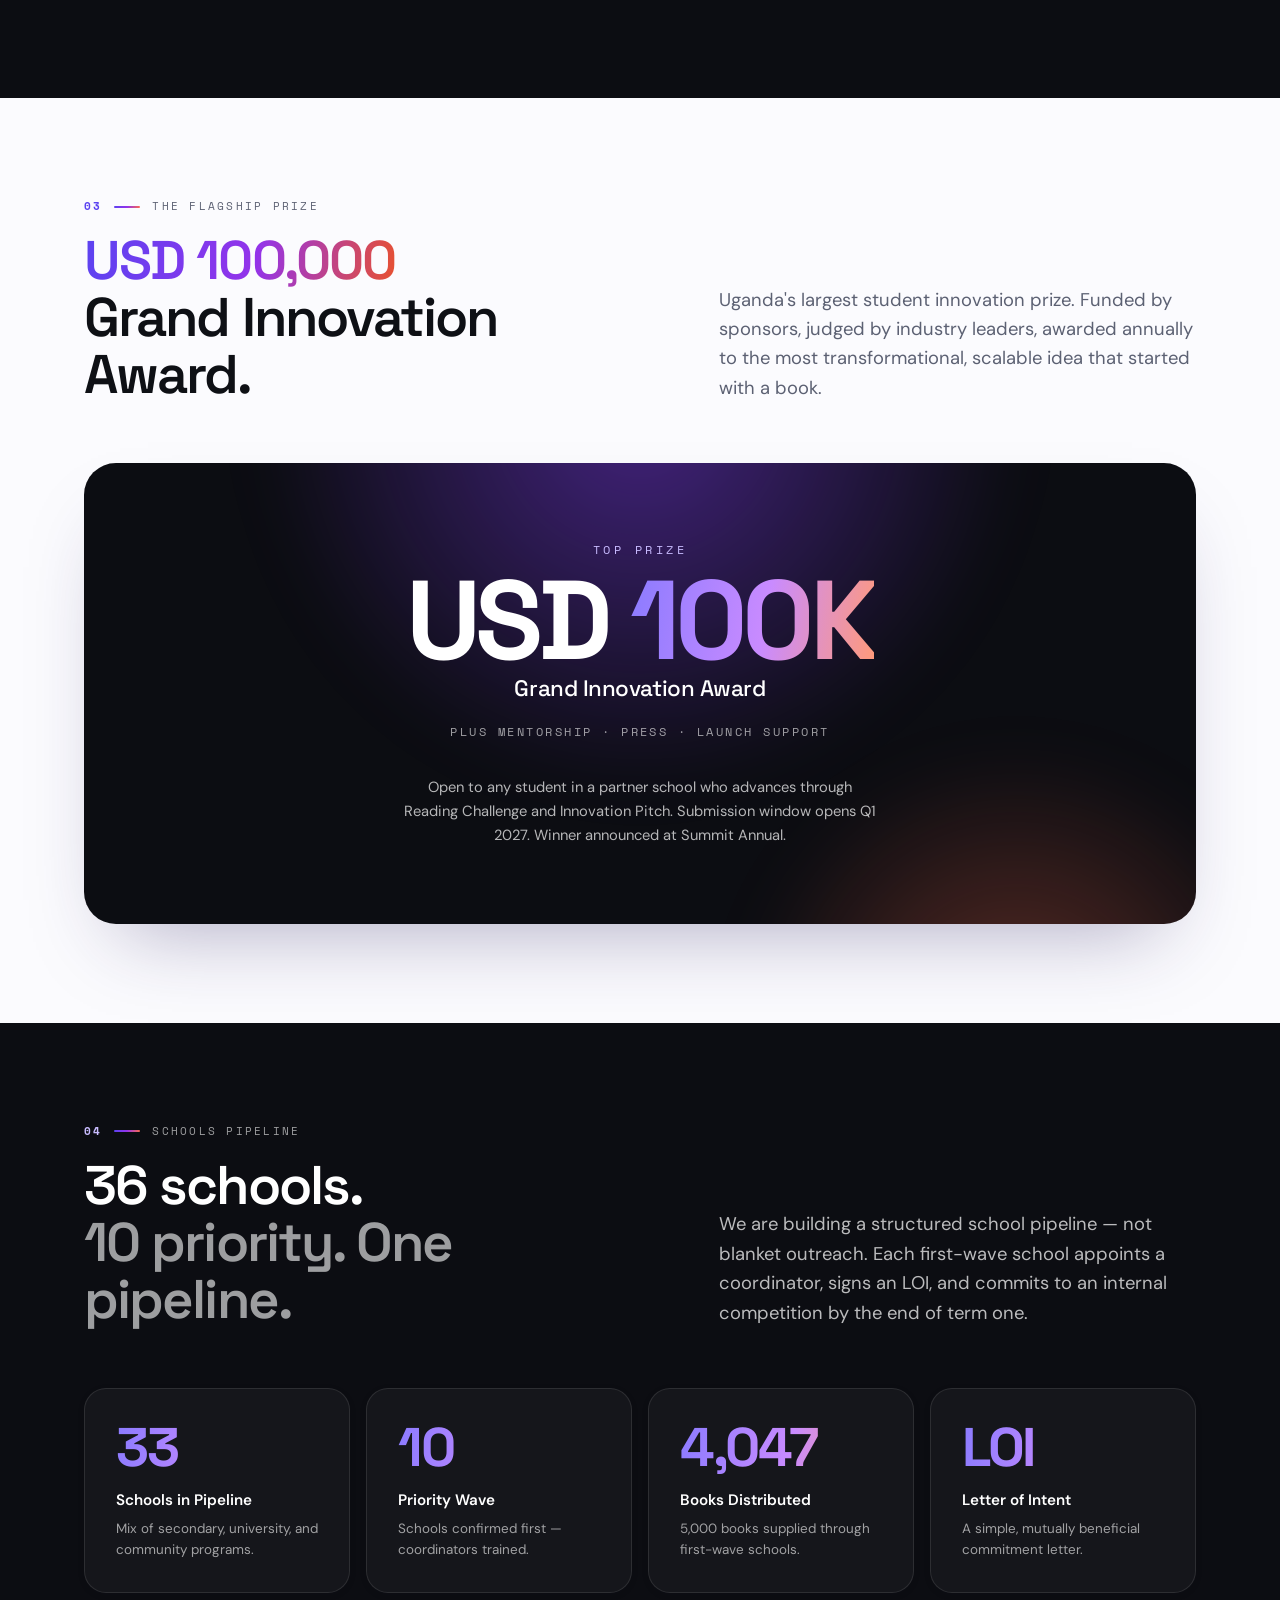
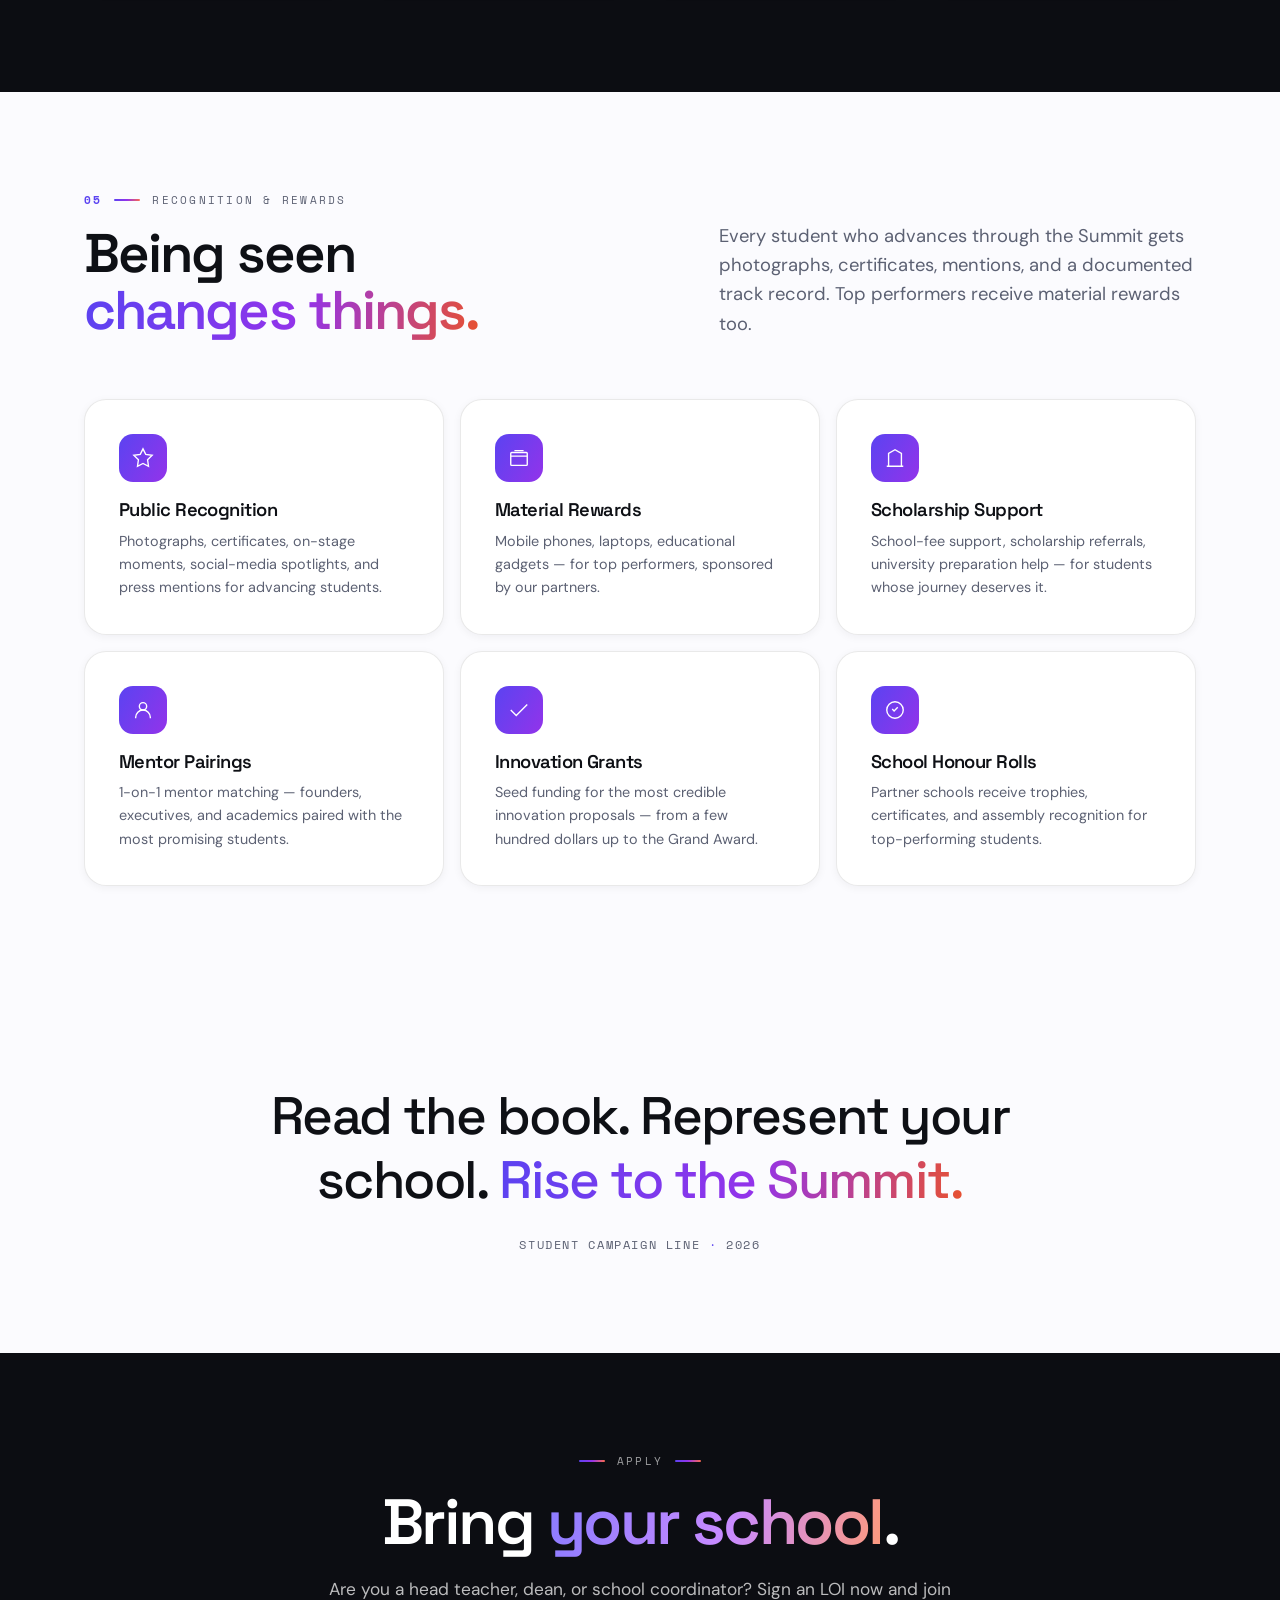
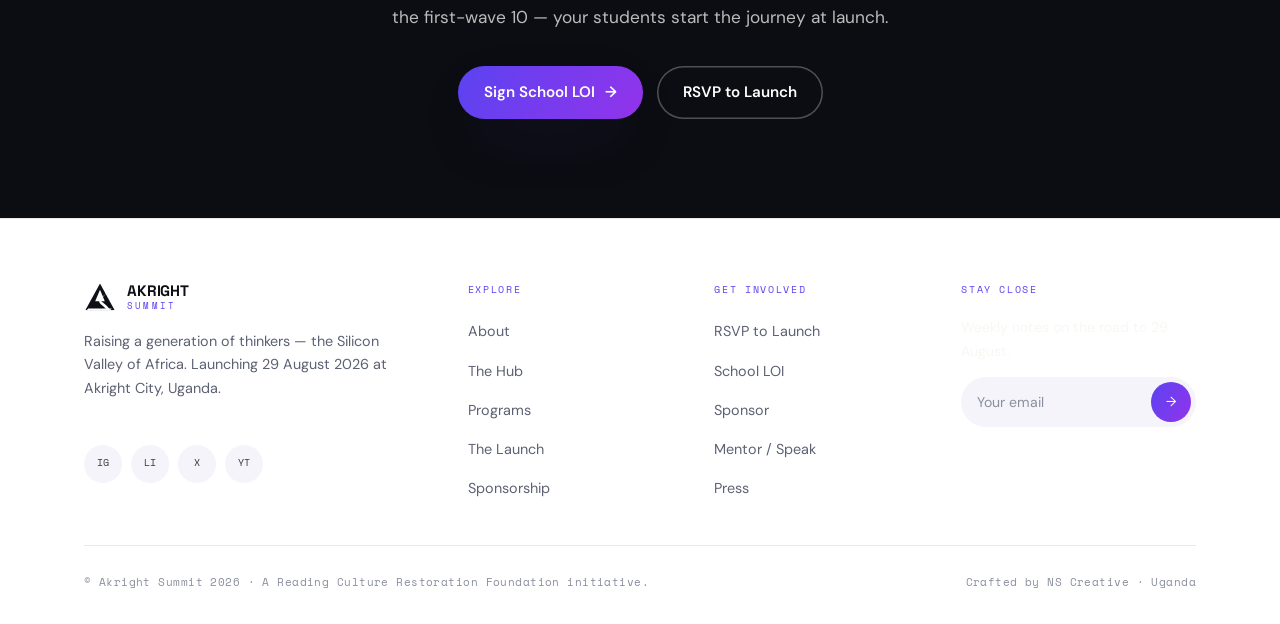
<file: programs/index.html>
<!DOCTYPE html>
<html lang="en" class="">
<head>
<meta charset="UTF-8">
<meta name="viewport" content="width=device-width, initial-scale=1.0, viewport-fit=cover">
<meta name="theme-color" content="#FBFBFE">
<title>Programs &amp; Competitions — Akright Summit</title>
<meta name="description" content="Six concurrent program tracks under Akright Summit — anchored by Think Saturday and crowned by the Grand Innovation Award (USD 100,000).">
<script>document.documentElement.classList.add('js')</script>
<link rel="preconnect" href="https://fonts.googleapis.com">
<link rel="preconnect" href="https://fonts.gstatic.com" crossorigin>
<link href="https://fonts.googleapis.com/css2?family=DM+Sans:wght@400;500;600;700&family=Space+Grotesk:wght@400;500;600;700&family=Space+Mono:wght@400;700&display=swap" rel="stylesheet">
<link rel="stylesheet" href="../assets/css/home.css">
<link rel="icon" type="image/svg+xml" href="../assets/logo/logo.svg">
</head>
<body class="loading">

<div class="scroll-progress" id="scrollProgress" aria-hidden="true"></div>

<div id="loader" role="status" aria-label="Loading">
  <div class="loader-mark">
    <svg viewBox="0 0 240 220" xmlns="http://www.w3.org/2000/svg" fill="currentColor">
      <defs><clipPath id="ld-clip"><path d="M120 8 L230 210 L10 210 Z"/></clipPath></defs>
      <g clip-path="url(#ld-clip)"><rect width="240" height="220"/><path d="M120 56 L156 142 L84 142 Z" fill="#0A0A0A"/><path d="M168 56 C 178 76, 158 96, 138 108 C 116 120, 122 138, 144 154 C 162 168, 180 184, 192 202 L 168 202 C 156 188, 138 174, 124 162 C 108 148, 110 130, 130 118 C 152 106, 168 88, 158 64 Z" fill="#0A0A0A"/><path d="M32 196 L208 196 L196 210 L20 210 Z" fill="#0A0A0A"/></g>
    </svg>
  </div>
  <div class="loader-brand">PROGRAMS</div>
  <div class="loader-sub">Read · Think · Build · Rise</div>
  <div class="loader-track"><div class="loader-bar"></div></div>
  <div class="loader-pct">000</div>
</div>

<nav class="nav" id="nav" aria-label="Primary">
  <a href="../index.html" class="nav-logo">
    <svg class="lg" viewBox="0 0 240 220" xmlns="http://www.w3.org/2000/svg" fill="currentColor" aria-hidden="true">
      <defs><clipPath id="nv-clip"><path d="M120 8 L230 210 L10 210 Z"/></clipPath></defs>
      <g clip-path="url(#nv-clip)"><rect width="240" height="220"/><path d="M120 56 L156 142 L84 142 Z" fill="#0A0A0A"/><path d="M168 56 C 178 76, 158 96, 138 108 C 116 120, 122 138, 144 154 C 162 168, 180 184, 192 202 L 168 202 C 156 188, 138 174, 124 162 C 108 148, 110 130, 130 118 C 152 106, 168 88, 158 64 Z" fill="#0A0A0A"/><path d="M32 196 L208 196 L196 210 L20 210 Z" fill="#0A0A0A"/></g>
    </svg>
    <span class="lg-text"><span class="top">AKRIGHT</span><span class="bot">SUMMIT</span></span>
  </a>
  <ul class="nav-links">
    <li><a href="../index.html">Home</a></li>
    <li><a href="../about/">About</a></li>
    <li><a href="../hub/">The Hub</a></li>
    <li><a href="../programs/" class="active">Programs</a></li>
    <li><a href="../launch/">Launch</a></li>
    <li><a href="../sponsor/">Sponsor</a></li>
  </ul>
  <a href="../launch/" class="nav-cta" data-magnetic="0.15">RSVP <span>→</span></a>
  <button class="nav-toggle" id="navToggle" aria-label="Toggle menu" aria-controls="mobileNav" aria-expanded="false"><span></span><span></span><span></span></button>
</nav>

<div class="mobile-nav" id="mobileNav" aria-hidden="true">
  <ul><li><a href="../index.html">Home</a></li><li><a href="../about/">About</a></li><li><a href="../hub/">The Hub</a></li><li><a href="../programs/">Programs</a></li><li><a href="../launch/">Launch</a></li><li><a href="../sponsor/">Sponsor</a></li><li><a href="../contact/">Contact</a></li></ul>
  <div class="mn-foot">29 August 2026 · Akright City, Uganda · <a href="mailto:hello@akrightsummit.org">hello@akrightsummit.org</a></div>
</div>

<header class="page-hero">
  <div class="container">
    <div class="crumbs"><a href="../index.html">Home</a> <span class="sep">/</span> <span>Programs</span></div>
    <div class="page-hero-eyebrow">Programs &amp; Competitions</div>
    <h1 class="page-hero-title">From <span class="gold">pages</span><br>to possibility.</h1>
    <p class="page-hero-sub">Six concurrent program tracks run through the Summit calendar — anchored by Think Saturday and crowned by the Grand Innovation Award. The student journey is structured: read → review → compete → pitch → rise.</p>
    <div class="page-hero-meta">
      <div class="item"><div class="k">Programs</div><div class="v">6 Concurrent Tracks</div></div>
      <div class="item"><div class="k">Top Prize</div><div class="v"><span class="gold">USD 100,000</span></div></div>
      <div class="item"><div class="k">First Wave</div><div class="v">36 Schools</div></div>
      <div class="item"><div class="k">Programs Begin</div><div class="v">Q3 · 2026</div></div>
    </div>
  </div>
</header>

<section class="section">
  <div class="container split">
    <div class="split-sticky">
      <div class="eyebrow reveal"><span class="num">01</span><span class="line"></span><span>The Student Journey</span></div>
      <h2 class="h-section reveal d1">Six steps.<br><span class="light">One rising path.</span></h2>
    </div>
    <div>
      <p class="statement reveal">The Summit is not motivational. <span class="light">It is practical because the journey is visible —</span> from <span class="gold">book purchase</span> to <span class="gold">public recognition</span>, every step is documented.</p>
      <ol class="reveal d1" style="list-style:none; counter-reset:js; margin-top:36px; display:flex; flex-direction:column; gap:18px;">
        <li style="display:grid; grid-template-columns:60px 1fr; gap:18px; padding:18px 0; border-bottom:1px solid var(--line);"><span style="font-family:var(--mono); font-size:0.7rem; letter-spacing:0.22em; color:var(--gold);">01</span><div><strong style="font-family:var(--display); font-weight:600; font-size:1.05rem; color:var(--paper);">Student gets the book.</strong><p style="font-family:var(--sans); font-size:0.9rem; color:rgba(245,241,232,0.65); margin-top:6px; line-height:1.6;">Through their school, via the parent circular &amp; pre-launch packet. The book is the on-ramp.</p></div></li>
        <li style="display:grid; grid-template-columns:60px 1fr; gap:18px; padding:18px 0; border-bottom:1px solid var(--line);"><span style="font-family:var(--mono); font-size:0.7rem; letter-spacing:0.22em; color:var(--gold);">02</span><div><strong style="font-family:var(--display); font-weight:600; font-size:1.05rem; color:var(--paper);">Student reads &amp; prepares.</strong><p style="font-family:var(--sans); font-size:0.9rem; color:rgba(245,241,232,0.65); margin-top:6px; line-height:1.6;">Guided by the framework, supported by teachers, paced by the term schedule.</p></div></li>
        <li style="display:grid; grid-template-columns:60px 1fr; gap:18px; padding:18px 0; border-bottom:1px solid var(--line);"><span style="font-family:var(--mono); font-size:0.7rem; letter-spacing:0.22em; color:var(--gold);">03</span><div><strong style="font-family:var(--display); font-weight:600; font-size:1.05rem; color:var(--paper);">School holds internal competition.</strong><p style="font-family:var(--sans); font-size:0.9rem; color:rgba(245,241,232,0.65); margin-top:6px; line-height:1.6;">Standard format, supplied scoring sheets, fair eligibility, school coordinator runs.</p></div></li>
        <li style="display:grid; grid-template-columns:60px 1fr; gap:18px; padding:18px 0; border-bottom:1px solid var(--line);"><span style="font-family:var(--mono); font-size:0.7rem; letter-spacing:0.22em; color:var(--gold);">04</span><div><strong style="font-family:var(--display); font-weight:600; font-size:1.05rem; color:var(--paper);">Top students advance.</strong><p style="font-family:var(--sans); font-size:0.9rem; color:rgba(245,241,232,0.65); margin-top:6px; line-height:1.6;">From school stage to district stage to national stage at the Hub.</p></div></li>
        <li style="display:grid; grid-template-columns:60px 1fr; gap:18px; padding:18px 0; border-bottom:1px solid var(--line);"><span style="font-family:var(--mono); font-size:0.7rem; letter-spacing:0.22em; color:var(--gold);">05</span><div><strong style="font-family:var(--display); font-weight:600; font-size:1.05rem; color:var(--paper);">Winners gain recognition.</strong><p style="font-family:var(--sans); font-size:0.9rem; color:rgba(245,241,232,0.65); margin-top:6px; line-height:1.6;">Public stage, photographs, certificates, press coverage, prizes — being seen is the point.</p></div></li>
        <li style="display:grid; grid-template-columns:60px 1fr; gap:18px; padding:18px 0;"><span style="font-family:var(--mono); font-size:0.7rem; letter-spacing:0.22em; color:var(--gold);">06</span><div><strong style="font-family:var(--display); font-weight:600; font-size:1.05rem; color:var(--paper);">Pitch ideas, connect to leaders.</strong><p style="font-family:var(--sans); font-size:0.9rem; color:rgba(245,241,232,0.65); margin-top:6px; line-height:1.6;">Innovation Pitch → Grand Innovation Award. From reader, to thinker, to builder.</p></div></li>
      </ol>
    </div>
  </div>
</section>

<section class="section darker">
  <div class="container">
    <div class="section-head">
      <div>
        <div class="eyebrow reveal"><span class="num">02</span><span class="line"></span><span>The Programs</span></div>
        <h2 class="h-section reveal d1">Six tracks.<br><span class="light">One calendar.</span></h2>
      </div>
      <div class="right reveal d2">
        <p>Built to run independently, designed to stack together. A student can enter the Summit through any door — and find the next one waiting.</p>
      </div>
    </div>

    <div class="reveal d1" style="margin-top:30px;">
      <div class="program-detail">
        <div class="pd-num">01</div>
        <div>
          <h3 class="pd-name">Think Saturday</h3>
          <p class="pd-desc">The anchor program of the Hub. Every Saturday — guided reading, book review groups, mentor talks, and breakout discussions. The training ground where habits are formed and friendships start.</p>
        </div>
        <div class="pd-meta">
          <span>Weekly</span>
          <span class="small">All Levels · Free</span>
        </div>
      </div>
      <div class="program-detail">
        <div class="pd-num">02</div>
        <div>
          <h3 class="pd-name">Reading Challenge</h3>
          <p class="pd-desc">A termly book-list challenge run inside every partner school. Students earn points for completion, comprehension, and review quality. Top scorers advance to district and national rounds.</p>
        </div>
        <div class="pd-meta">
          <span>Termly</span>
          <span class="small">36 Schools · Q3 2026 Start</span>
        </div>
      </div>
      <div class="program-detail">
        <div class="pd-num">03</div>
        <div>
          <h3 class="pd-name">Book Review Stage</h3>
          <p class="pd-desc">Monthly live event. Students present 5-minute book reviews to a panel of mentors and the public audience. Filmed, livestreamed, archived — a real platform for real voice.</p>
        </div>
        <div class="pd-meta">
          <span>Monthly</span>
          <span class="small">Live · Open Audience</span>
        </div>
      </div>
      <div class="program-detail">
        <div class="pd-num">04</div>
        <div>
          <h3 class="pd-name">Innovation Pitch</h3>
          <p class="pd-desc">Quarterly student-led pitch competition. Take an idea from a book and translate it into a business plan, community solution, or technology concept. Winners pre-qualify for the Grand Innovation Award.</p>
        </div>
        <div class="pd-meta">
          <span>Quarterly</span>
          <span class="small">Open Entry</span>
        </div>
      </div>
      <div class="program-detail">
        <div class="pd-num">05</div>
        <div>
          <h3 class="pd-name">Mentor Office Hours</h3>
          <p class="pd-desc">Weekly 1-on-1 sessions with founders, executives, professionals, and academics. Booked via the Hub. The fastest way for a student to skip ahead five years of learning.</p>
        </div>
        <div class="pd-meta">
          <span>Weekly</span>
          <span class="small">By Appointment</span>
        </div>
      </div>
      <div class="program-detail">
        <div class="pd-num">06</div>
        <div>
          <h3 class="pd-name">Grand Innovation Award</h3>
          <p class="pd-desc">The annual flagship competition. The most transformational, scalable innovation proposal — from across all partner schools — wins up to USD 100,000 in development funding, mentorship, and exposure.</p>
        </div>
        <div class="pd-meta">
          <span>Annual</span>
          <span class="small">USD 100,000 Prize</span>
        </div>
      </div>
    </div>
  </div>
</section>

<section class="section">
  <div class="container">
    <div class="section-head">
      <div>
        <div class="eyebrow reveal"><span class="num">03</span><span class="line"></span><span>The Flagship Prize</span></div>
        <h2 class="h-section reveal d1"><span class="gold">USD 100,000</span><br>Grand Innovation Award.</h2>
      </div>
      <div class="right reveal d2">
        <p>Uganda's largest student innovation prize. Funded by sponsors, judged by industry leaders, awarded annually to the most transformational, scalable idea that started with a book.</p>
      </div>
    </div>

    <div class="big-date reveal d1">
      <div class="bd-label">Top Prize</div>
      <div class="bd-day" style="font-size:clamp(3rem,9vw,7rem);">USD <span class="gold" style="display:inline-block">100K</span></div>
      <div class="bd-month" style="font-size:1.4rem;">Grand Innovation Award</div>
      <div class="bd-year">Plus mentorship · press · launch support</div>
      <div class="bd-meta" style="margin-top:32px; max-width:48ch; margin-left:auto; margin-right:auto;">
        Open to any student in a partner school who advances through Reading Challenge and Innovation Pitch. Submission window opens Q1 2027. Winner announced at Summit Annual.
      </div>
    </div>
  </div>
</section>

<section class="section darker">
  <div class="container">
    <div class="section-head">
      <div>
        <div class="eyebrow reveal"><span class="num">04</span><span class="line"></span><span>Schools Pipeline</span></div>
        <h2 class="h-section reveal d1">36 schools.<br><span class="light">10 priority. One pipeline.</span></h2>
      </div>
      <div class="right reveal d2">
        <p>We are building a structured school pipeline — not blanket outreach. Each first-wave school appoints a coordinator, signs an LOI, and commits to an internal competition by the end of term one.</p>
      </div>
    </div>

    <div class="stats reveal d1">
      <div class="stat"><div class="n"><span data-count="36" data-dur="1600">0</span></div><div class="l">Schools in Pipeline</div><div class="d">Mix of secondary, university, and community programs.</div></div>
      <div class="stat"><div class="n"><span data-count="10" data-dur="1200">0</span></div><div class="l">Priority Wave</div><div class="d">Schools confirmed first — coordinators trained.</div></div>
      <div class="stat"><div class="n"><span data-count="5000" data-dur="2000">0</span></div><div class="l">Books Distributed</div><div class="d">5,000 books supplied through first-wave schools.</div></div>
      <div class="stat"><div class="n"><span class="gold">LOI</span></div><div class="l">Letter of Intent</div><div class="d">A simple, mutually beneficial commitment letter.</div></div>
    </div>
  </div>
</section>

<section class="section">
  <div class="container">
    <div class="section-head">
      <div>
        <div class="eyebrow reveal"><span class="num">05</span><span class="line"></span><span>Recognition &amp; Rewards</span></div>
        <h2 class="h-section reveal d1">Being seen<br><span class="gold">changes things.</span></h2>
      </div>
      <div class="right reveal d2">
        <p>Every student who advances through the Summit gets photographs, certificates, mentions, and a documented track record. Top performers receive material rewards too.</p>
      </div>
    </div>
    <div class="perks reveal d1">
      <div class="perk">
        <div class="perk-icon"><svg width="22" height="22" viewBox="0 0 24 24" fill="none" stroke="currentColor" stroke-width="1.5"><path d="M12 2L15 8l7 1-5 5 1 7-6-3-6 3 1-7-5-5 7-1z"/></svg></div>
        <h4>Public Recognition</h4>
        <p>Photographs, certificates, on-stage moments, social-media spotlights, and press mentions for advancing students.</p>
      </div>
      <div class="perk">
        <div class="perk-icon"><svg width="22" height="22" viewBox="0 0 24 24" fill="none" stroke="currentColor" stroke-width="1.5"><rect x="3" y="6" width="18" height="14" rx="1"/><path d="M3 10h18M7 4h10"/></svg></div>
        <h4>Material Rewards</h4>
        <p>Mobile phones, laptops, educational gadgets — for top performers, sponsored by our partners.</p>
      </div>
      <div class="perk">
        <div class="perk-icon"><svg width="22" height="22" viewBox="0 0 24 24" fill="none" stroke="currentColor" stroke-width="1.5"><path d="M3 21h18M5 21V7l7-4 7 4v14"/></svg></div>
        <h4>Scholarship Support</h4>
        <p>School-fee support, scholarship referrals, university preparation help — for students whose journey deserves it.</p>
      </div>
      <div class="perk">
        <div class="perk-icon"><svg width="22" height="22" viewBox="0 0 24 24" fill="none" stroke="currentColor" stroke-width="1.5"><circle cx="12" cy="8" r="4"/><path d="M4 21v-1a8 8 0 0116 0v1"/></svg></div>
        <h4>Mentor Pairings</h4>
        <p>1-on-1 mentor matching — founders, executives, and academics paired with the most promising students.</p>
      </div>
      <div class="perk">
        <div class="perk-icon"><svg width="22" height="22" viewBox="0 0 24 24" fill="none" stroke="currentColor" stroke-width="1.5"><path d="M3 12l6 6 12-12"/></svg></div>
        <h4>Innovation Grants</h4>
        <p>Seed funding for the most credible innovation proposals — from a few hundred dollars up to the Grand Award.</p>
      </div>
      <div class="perk">
        <div class="perk-icon"><svg width="22" height="22" viewBox="0 0 24 24" fill="none" stroke="currentColor" stroke-width="1.5"><circle cx="12" cy="12" r="9"/><path d="M9 11l2 2 4-4"/></svg></div>
        <h4>School Honour Rolls</h4>
        <p>Partner schools receive trophies, certificates, and assembly recognition for top-performing students.</p>
      </div>
    </div>
  </div>
</section>

<section class="section">
  <div class="container manifesto reveal">
    <p class="manifesto-q">Read the book. Represent your school. <span class="gold">Rise to the Summit.</span></p>
    <p class="manifesto-attr">Student Campaign Line <span class="gold">·</span> 2026</p>
  </div>
</section>

<section class="section darker">
  <div class="container cta">
    <div class="eyebrow reveal" style="justify-content:center"><span class="line"></span><span>Apply</span><span class="line"></span></div>
    <h2 class="cta-title reveal d1" style="margin-top:20px">Bring <span class="gold">your school</span>.</h2>
    <p class="cta-sub reveal d2">Are you a head teacher, dean, or school coordinator? Sign an LOI now and join the first-wave 10 — your students start the journey at launch.</p>
    <div class="cta-actions reveal d2">
      <a href="../contact/" class="btn btn-gold" data-magnetic="0.15">Sign School LOI <span class="arrow">→</span></a>
      <a href="../launch/" class="btn btn-secondary" data-magnetic="0.12">RSVP to Launch</a>
    </div>
  </div>
</section>

<footer class="footer">
  <div class="container">
    <div class="footer-top">
      <div class="footer-brand">
        <div class="lg">
          <svg viewBox="0 0 240 220" xmlns="http://www.w3.org/2000/svg" fill="currentColor" aria-hidden="true">
            <defs><clipPath id="fb-clip"><path d="M120 8 L230 210 L10 210 Z"/></clipPath></defs>
            <g clip-path="url(#fb-clip)"><rect width="240" height="220"/><path d="M120 56 L156 142 L84 142 Z" fill="#0A0A0A"/><path d="M168 56 C 178 76, 158 96, 138 108 C 116 120, 122 138, 144 154 C 162 168, 180 184, 192 202 L 168 202 C 156 188, 138 174, 124 162 C 108 148, 110 130, 130 118 C 152 106, 168 88, 158 64 Z" fill="#0A0A0A"/><path d="M32 196 L208 196 L196 210 L20 210 Z" fill="#0A0A0A"/></g>
          </svg>
          <span class="lg-text"><span class="top">AKRIGHT</span><span class="bot">SUMMIT</span></span>
        </div>
        <p class="footer-tag">Raising a generation of thinkers — the Silicon Valley of Africa. Launching 29 August 2026 at Akright City, Uganda.</p>
        <div class="footer-socials"><a href="#" class="f-soc">IG</a><a href="#" class="f-soc">LI</a><a href="#" class="f-soc">X</a><a href="#" class="f-soc">YT</a></div>
      </div>
      <div class="footer-col"><h5>Explore</h5><ul><li><a href="../about/">About</a></li><li><a href="../hub/">The Hub</a></li><li><a href="../programs/">Programs</a></li><li><a href="../launch/">The Launch</a></li><li><a href="../sponsor/">Sponsorship</a></li></ul></div>
      <div class="footer-col"><h5>Get Involved</h5><ul><li><a href="../launch/">RSVP to Launch</a></li><li><a href="../contact/">School LOI</a></li><li><a href="../sponsor/">Sponsor</a></li><li><a href="../contact/">Mentor / Speak</a></li><li><a href="../contact/">Press</a></li></ul></div>
      <div class="footer-col"><h5>Stay Close</h5>
        <p style="font-family:var(--sans); font-size:0.88rem; color:rgba(245,241,232,0.6); line-height:1.65;">Weekly notes on the road to 29 August.</p>
        <form class="newsletter" onsubmit="return aksSubscribe(event)"><input type="email" placeholder="Your email" required><button type="submit">→</button></form>
      </div>
    </div>
    <div class="footer-bottom">
      <div class="footer-copy">© <span>Akright Summit</span> 2026 · A Reading Culture Restoration Foundation initiative.</div>
      <div class="footer-copy">Crafted by NS Creative · Uganda</div>
    </div>
  </div>
</footer>

<button class="to-top" id="toTop" aria-label="Back to top">↑</button>
<script src="../assets/js/script.js"></script>
</body>
</html>
</file>
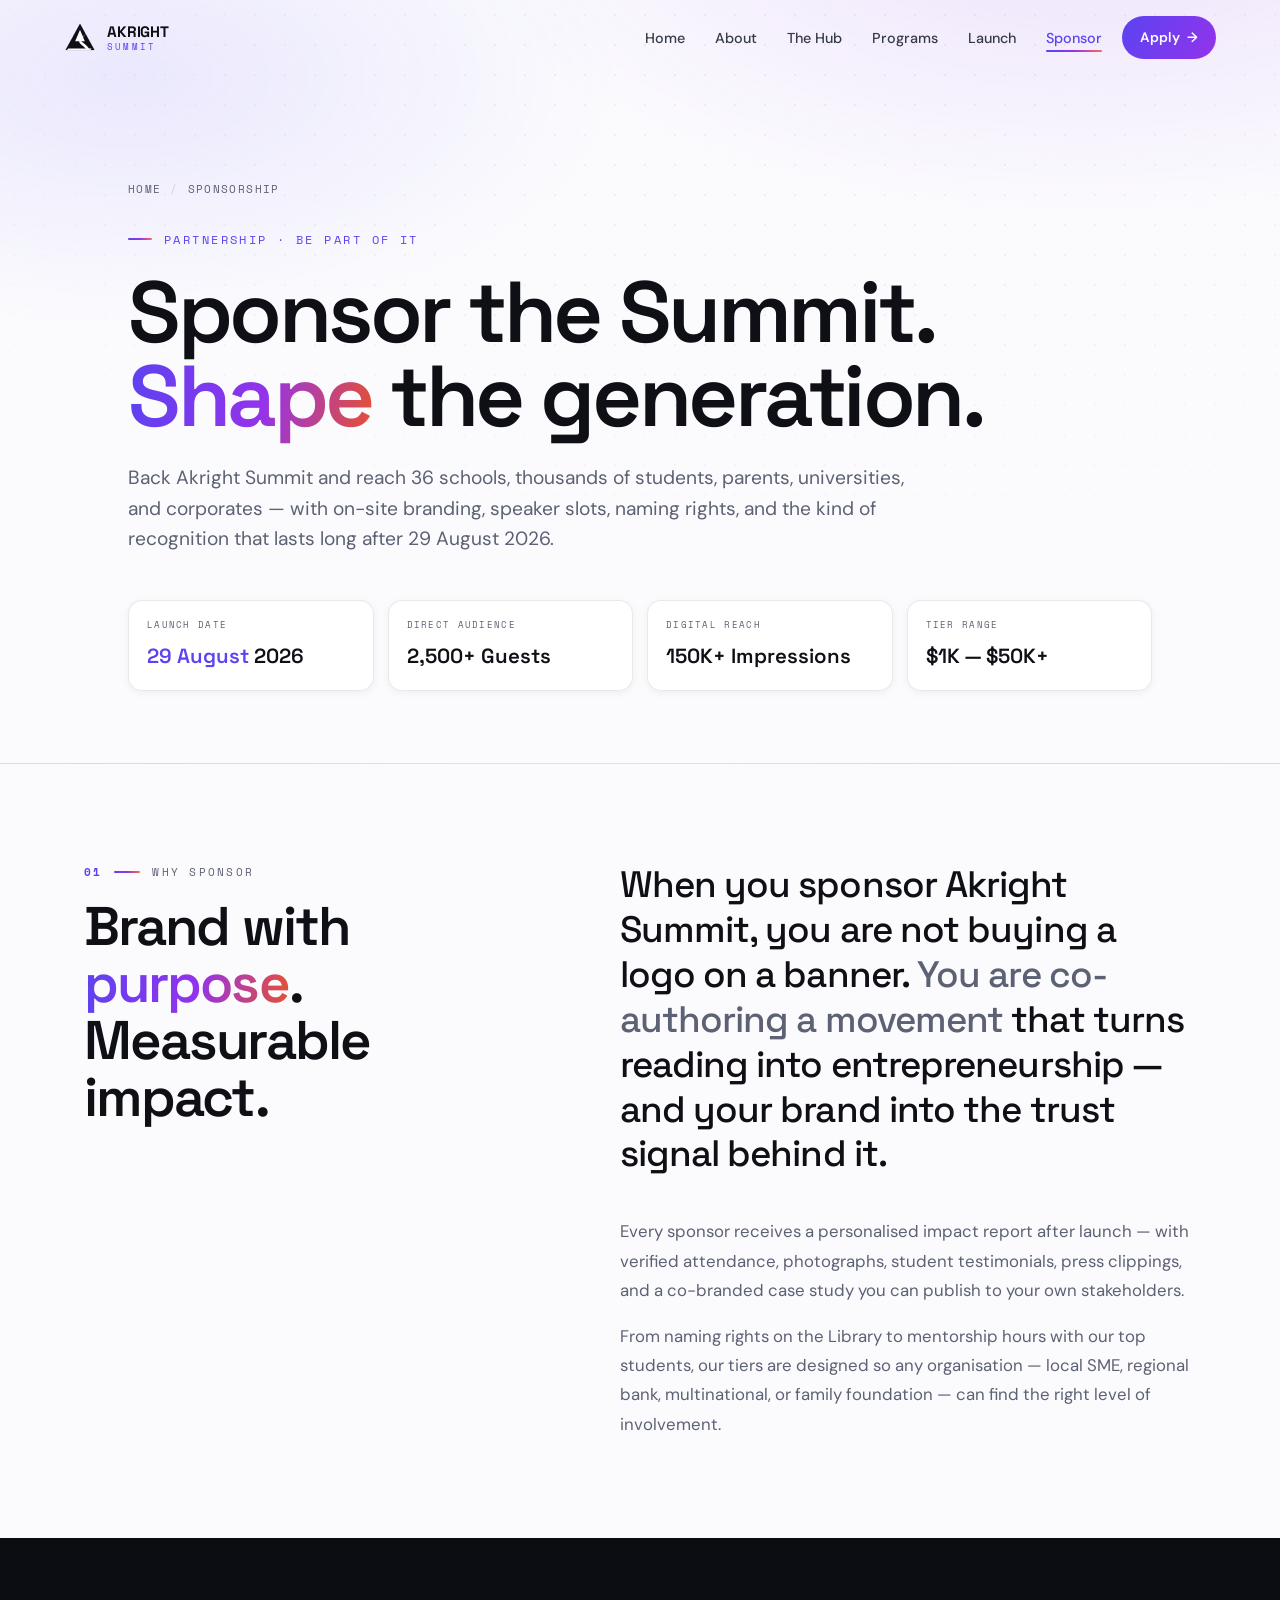
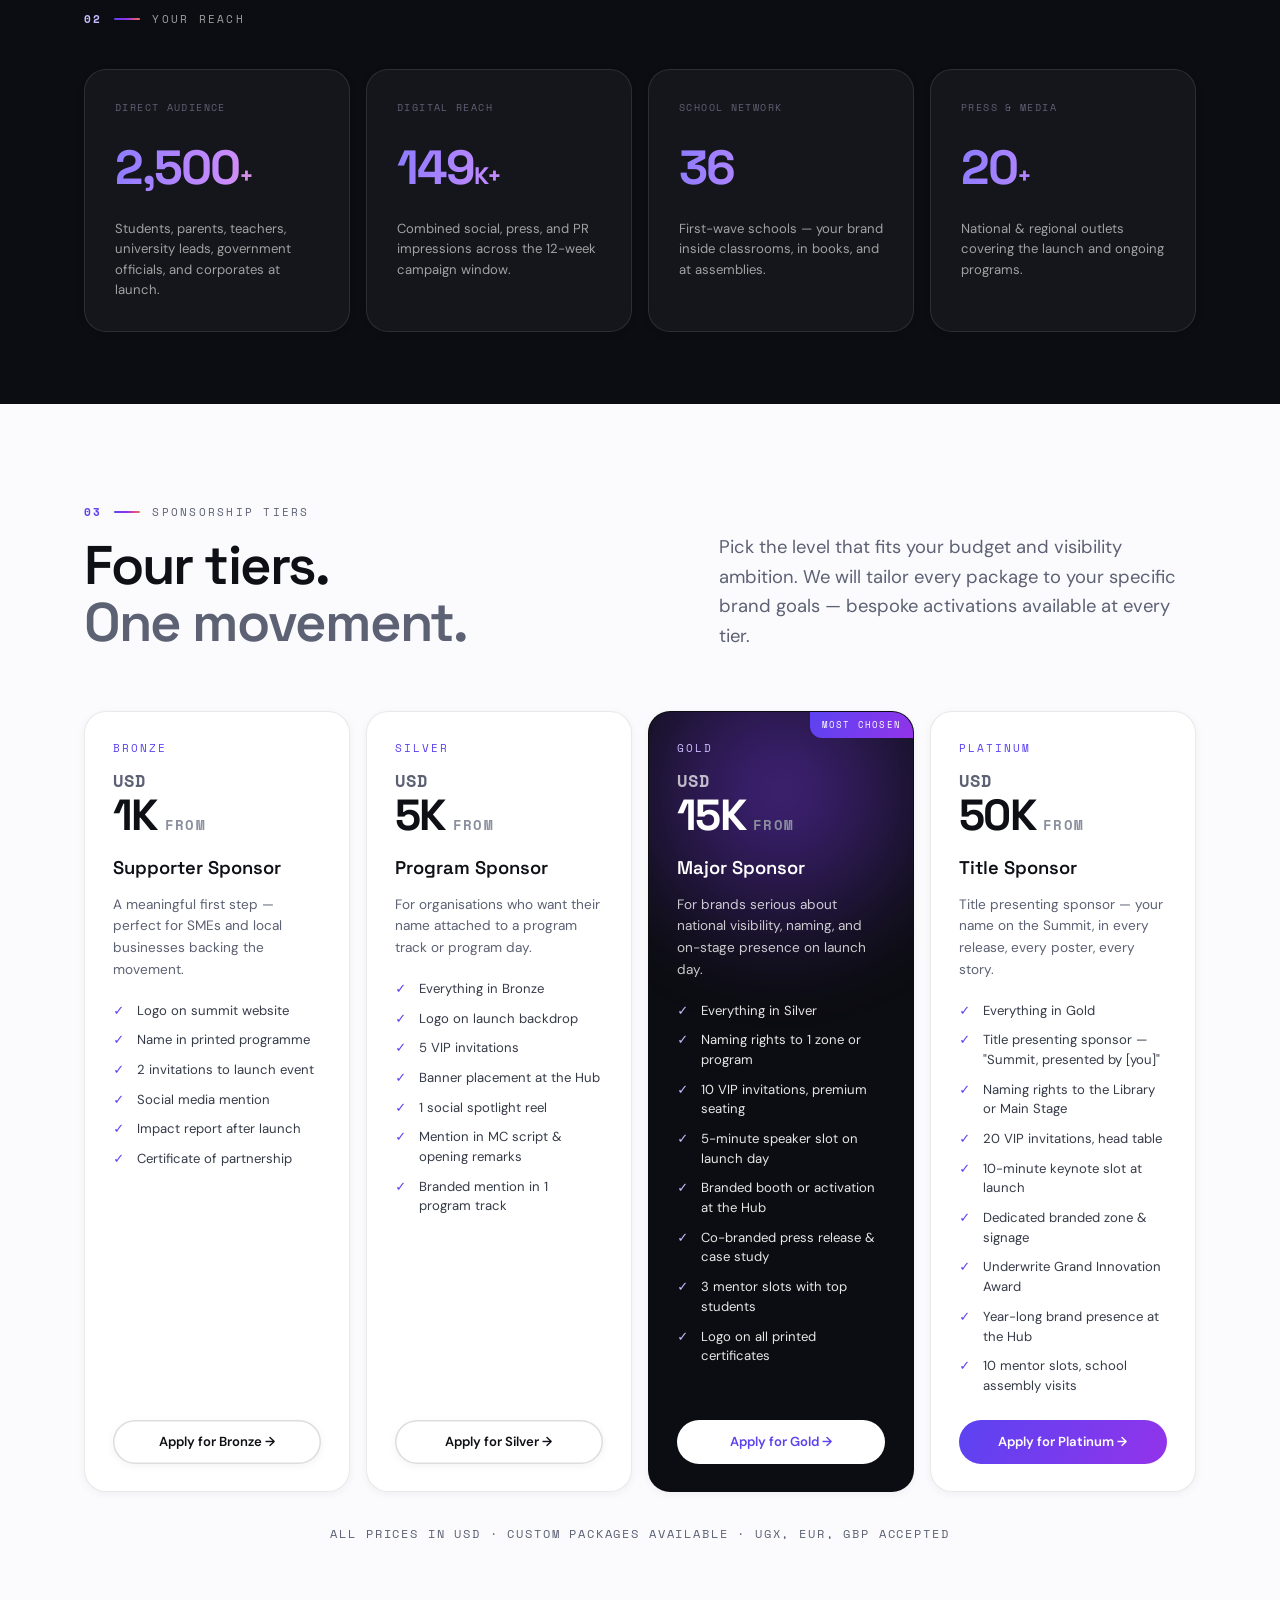
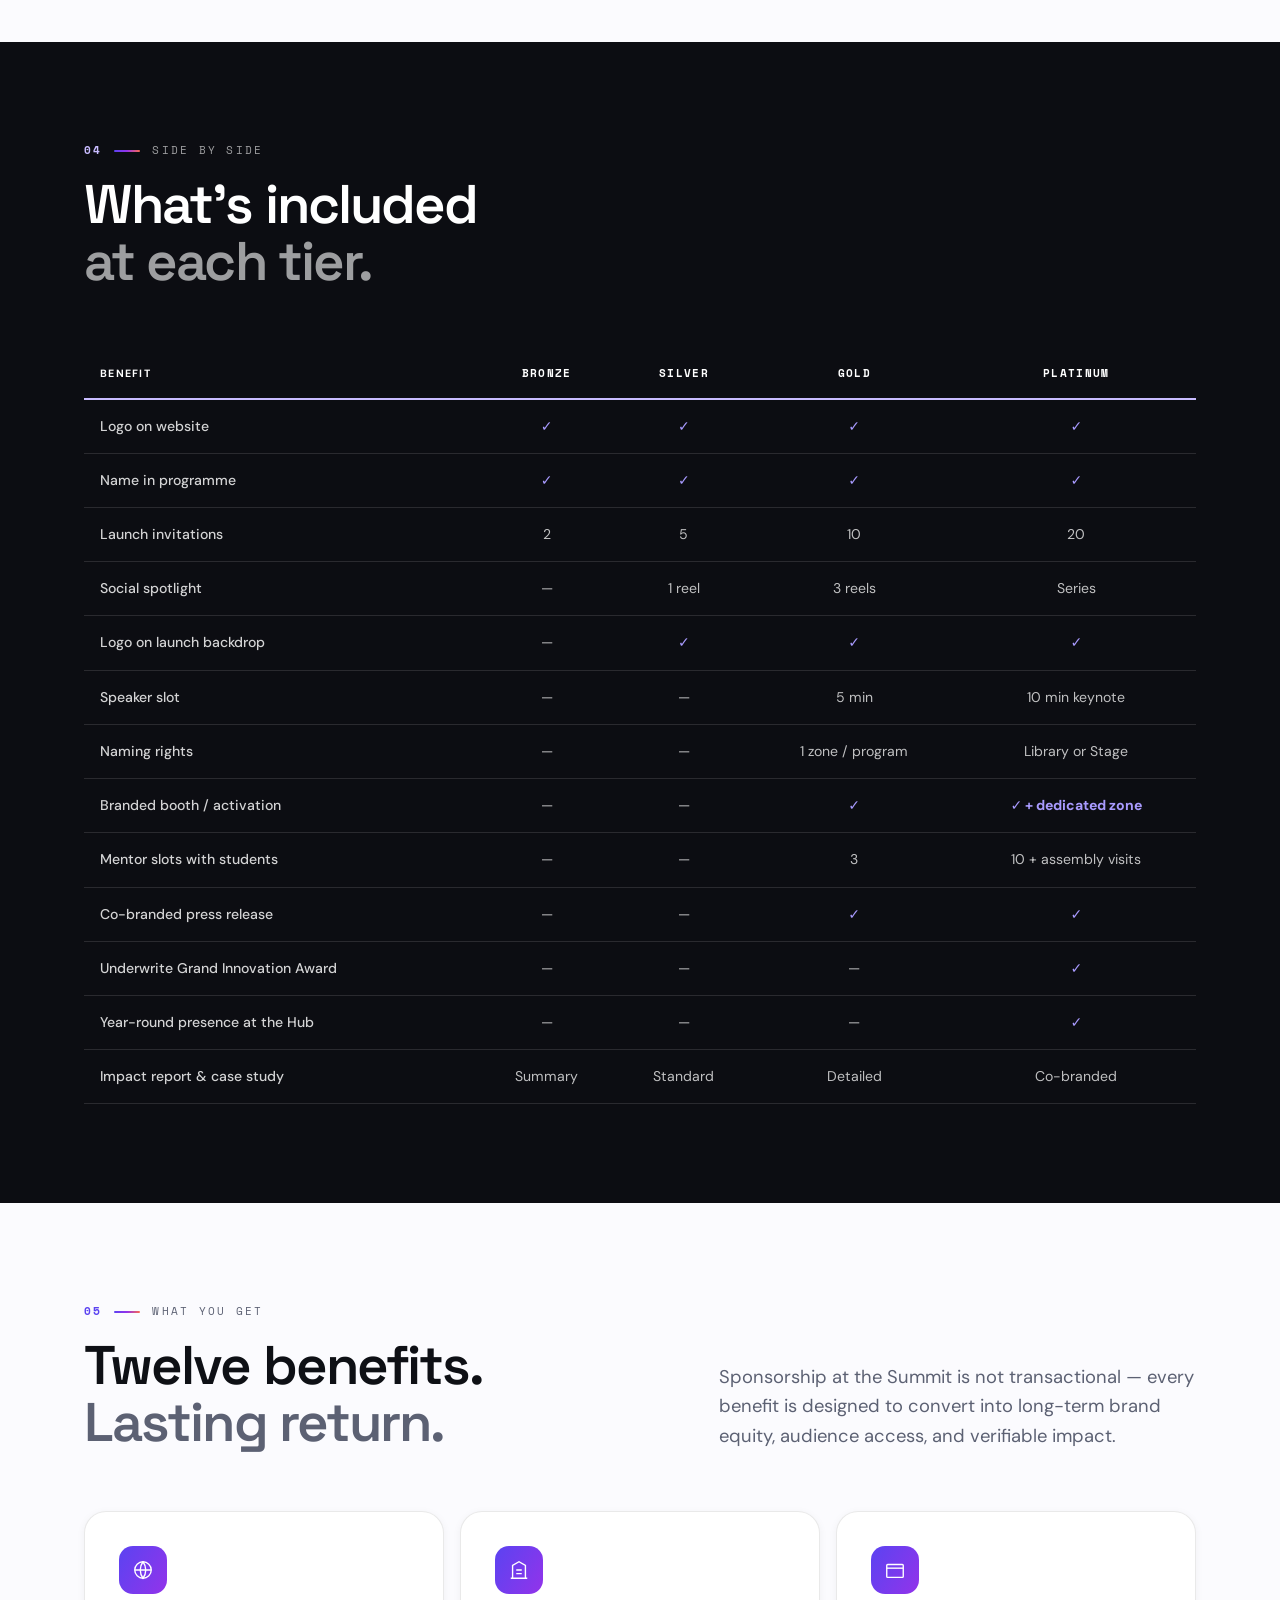
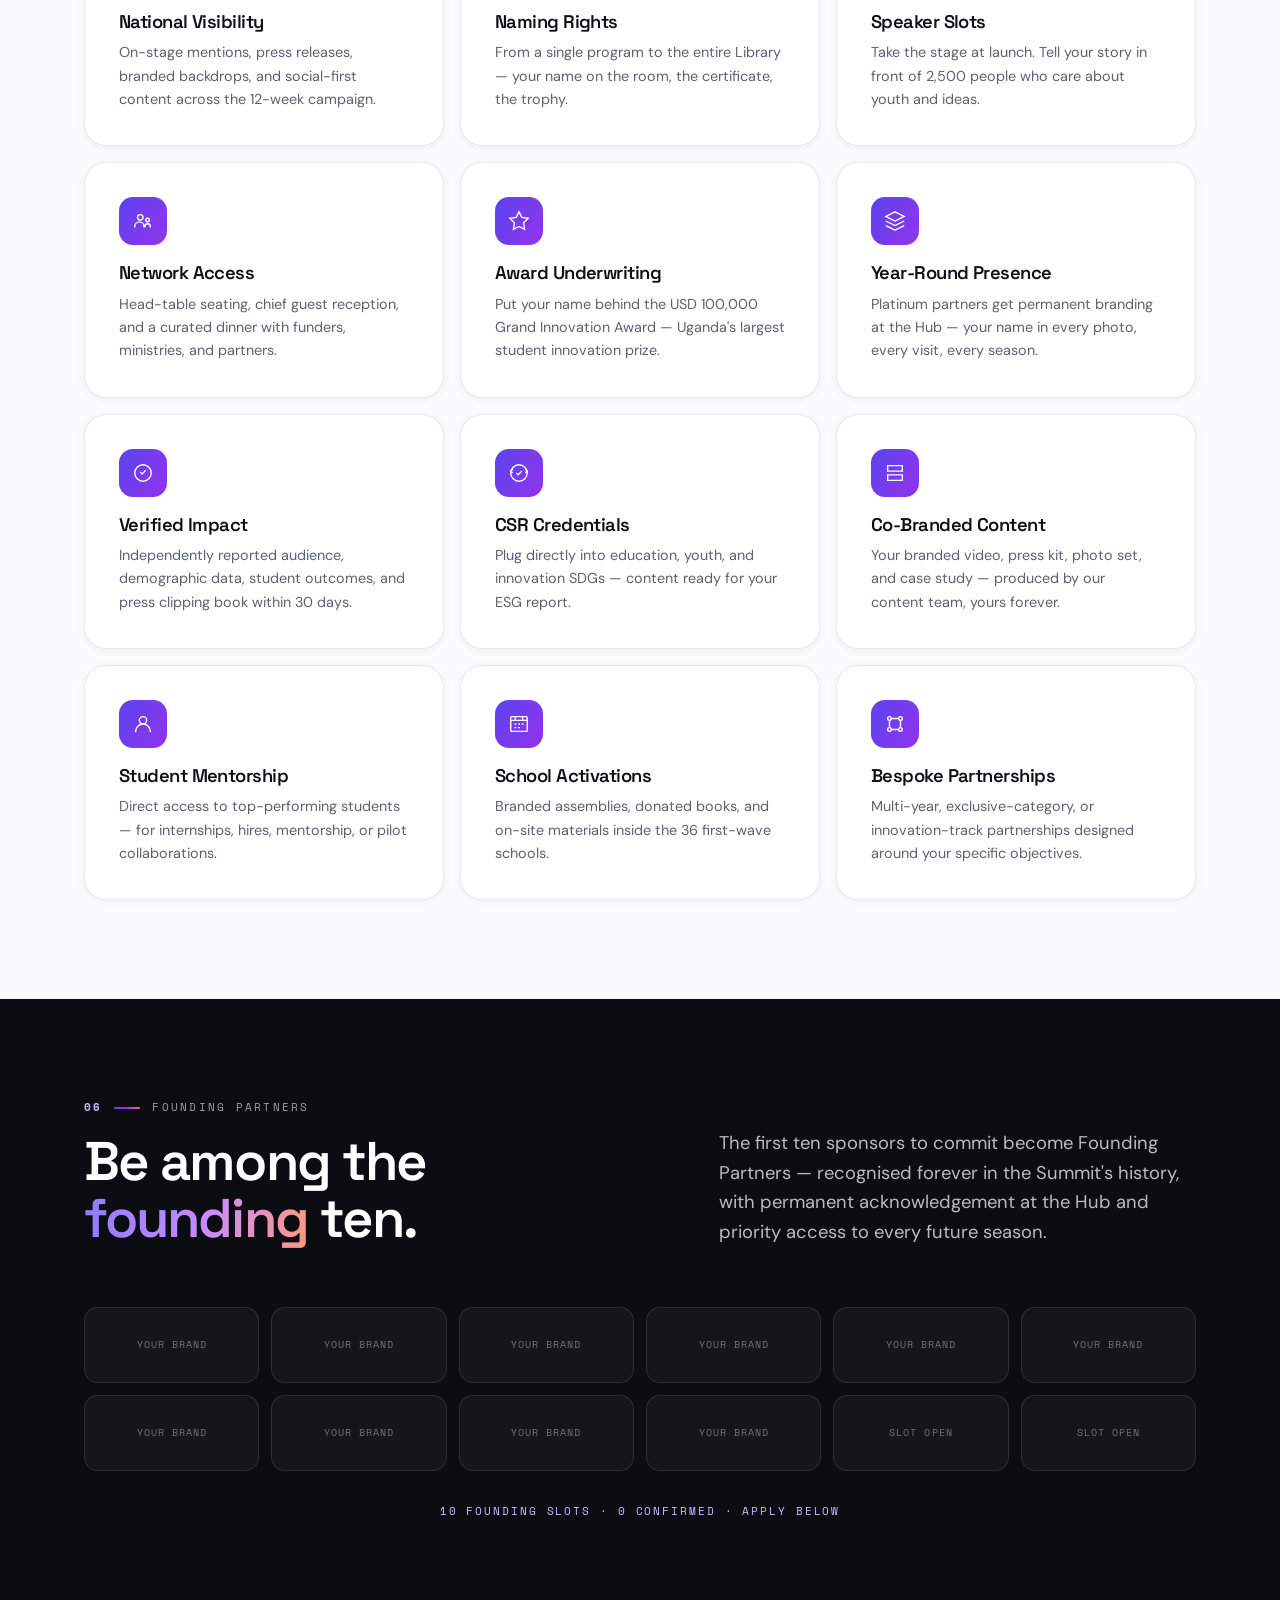
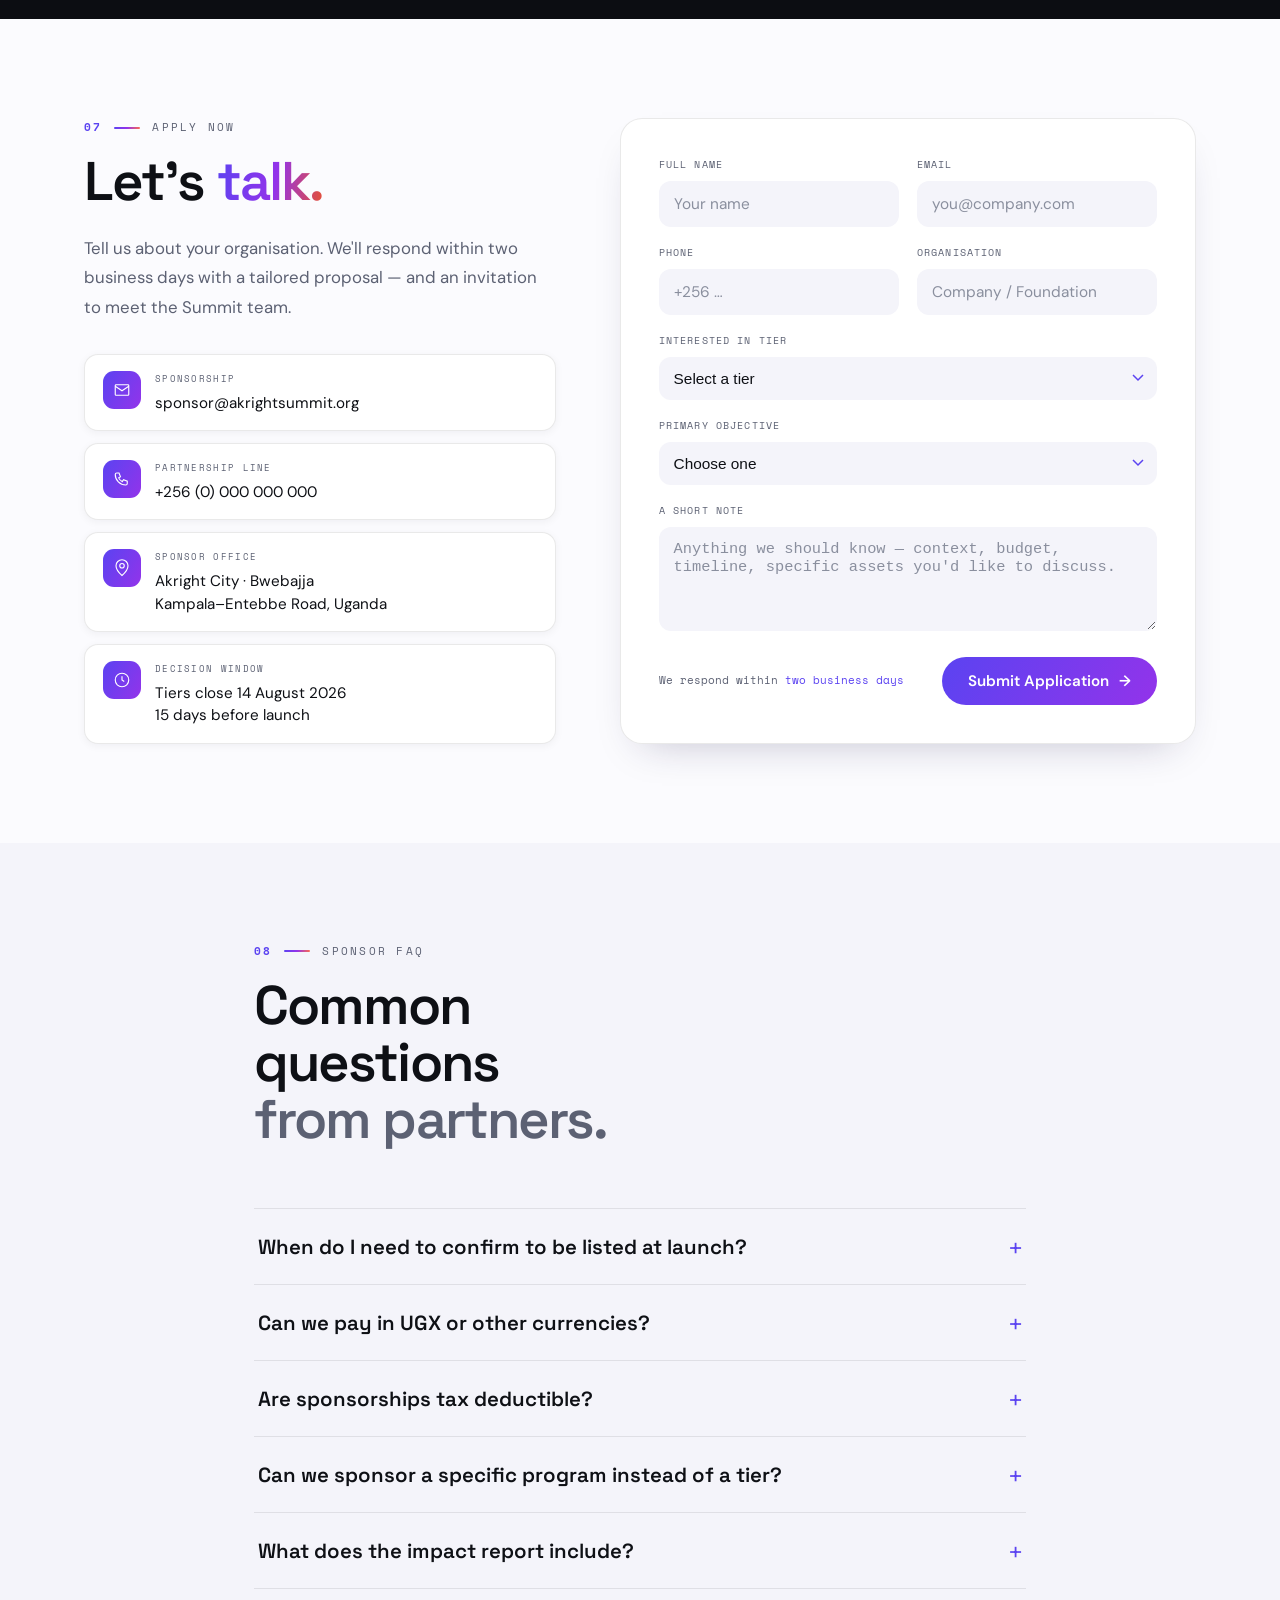
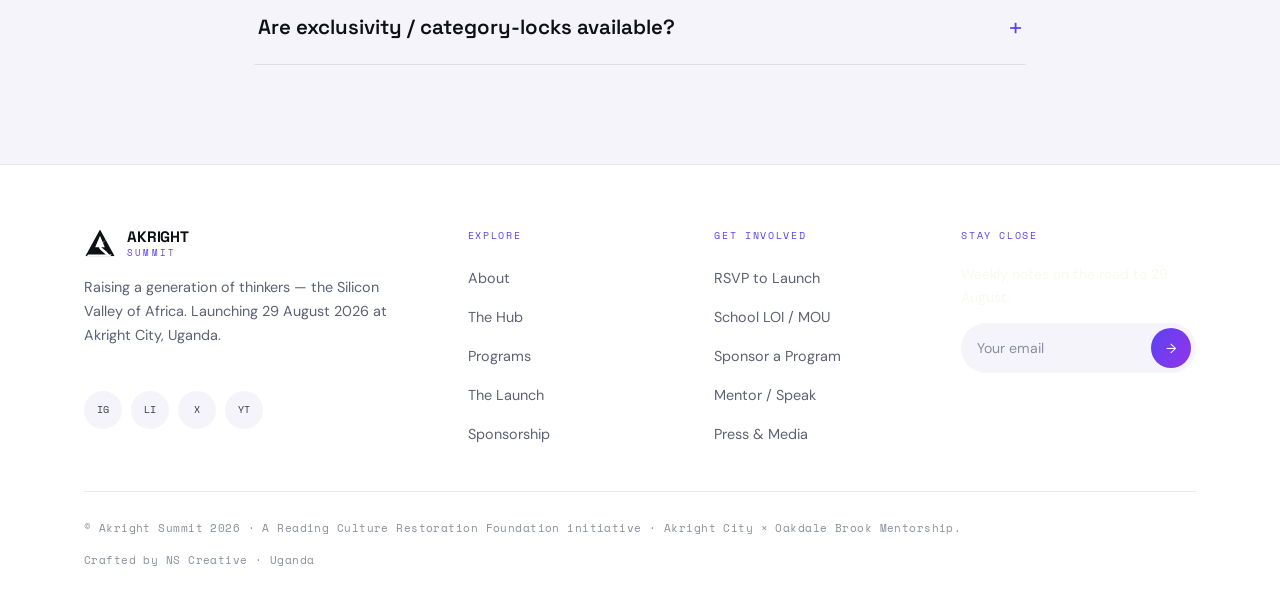
<file: sponsor/index.html>
<!DOCTYPE html>
<html lang="en" class="">
<head>
<meta charset="UTF-8">
<meta name="viewport" content="width=device-width, initial-scale=1.0, viewport-fit=cover">
<meta name="theme-color" content="#FBFBFE">
<title>Sponsor the Summit — Akright Summit Partnership</title>
<meta name="description" content="Sponsor Akright Summit and reach 36 schools, thousands of students, and Uganda's next generation. Platinum, Gold, Silver, and Bronze tiers with bespoke perks.">
<script>document.documentElement.classList.add('js')</script>
<link rel="preconnect" href="https://fonts.googleapis.com">
<link rel="preconnect" href="https://fonts.gstatic.com" crossorigin>
<link href="https://fonts.googleapis.com/css2?family=DM+Sans:wght@400;500;600;700&family=Space+Grotesk:wght@400;500;600;700&family=Space+Mono:wght@400;700&display=swap" rel="stylesheet">
<link rel="stylesheet" href="../assets/css/home.css">
<link rel="icon" type="image/svg+xml" href="../assets/logo/logo.svg">
</head>
<body class="loading">

<div class="scroll-progress" id="scrollProgress" aria-hidden="true"></div>

<div id="loader" role="status" aria-label="Loading">
  <div class="loader-mark">
    <svg viewBox="0 0 240 220" xmlns="http://www.w3.org/2000/svg" fill="currentColor">
      <defs><clipPath id="ld-clip"><path d="M120 8 L230 210 L10 210 Z"/></clipPath></defs>
      <g clip-path="url(#ld-clip)">
        <rect width="240" height="220"/>
        <path d="M120 56 L156 142 L84 142 Z" fill="#0A0A0A"/>
        <path d="M168 56 C 178 76, 158 96, 138 108 C 116 120, 122 138, 144 154 C 162 168, 180 184, 192 202 L 168 202 C 156 188, 138 174, 124 162 C 108 148, 110 130, 130 118 C 152 106, 168 88, 158 64 Z" fill="#0A0A0A"/>
        <path d="M32 196 L208 196 L196 210 L20 210 Z" fill="#0A0A0A"/>
      </g>
    </svg>
  </div>
  <div class="loader-brand">SPONSOR</div>
  <div class="loader-sub">Akright Summit</div>
  <div class="loader-track"><div class="loader-bar"></div></div>
  <div class="loader-pct">000</div>
</div>

<nav class="nav" id="nav" aria-label="Primary">
  <a href="../index.html" class="nav-logo" aria-label="Akright Summit — home">
    <svg class="lg" viewBox="0 0 240 220" xmlns="http://www.w3.org/2000/svg" fill="currentColor" aria-hidden="true">
      <defs><clipPath id="nv-clip"><path d="M120 8 L230 210 L10 210 Z"/></clipPath></defs>
      <g clip-path="url(#nv-clip)">
        <rect width="240" height="220"/>
        <path d="M120 56 L156 142 L84 142 Z" fill="#0A0A0A"/>
        <path d="M168 56 C 178 76, 158 96, 138 108 C 116 120, 122 138, 144 154 C 162 168, 180 184, 192 202 L 168 202 C 156 188, 138 174, 124 162 C 108 148, 110 130, 130 118 C 152 106, 168 88, 158 64 Z" fill="#0A0A0A"/>
        <path d="M32 196 L208 196 L196 210 L20 210 Z" fill="#0A0A0A"/>
      </g>
    </svg>
    <span class="lg-text"><span class="top">AKRIGHT</span><span class="bot">SUMMIT</span></span>
  </a>
  <ul class="nav-links">
    <li><a href="../index.html">Home</a></li>
    <li><a href="../about/">About</a></li>
    <li><a href="../hub/">The Hub</a></li>
    <li><a href="../programs/">Programs</a></li>
    <li><a href="../launch/">Launch</a></li>
    <li><a href="../sponsor/" class="active">Sponsor</a></li>
  </ul>
  <a href="#apply" class="nav-cta" data-magnetic="0.15">Apply <span>→</span></a>
  <button class="nav-toggle" id="navToggle" aria-label="Toggle menu" aria-controls="mobileNav" aria-expanded="false"><span></span><span></span><span></span></button>
</nav>

<div class="mobile-nav" id="mobileNav" aria-hidden="true">
  <ul>
    <li><a href="../index.html">Home</a></li>
    <li><a href="../about/">About</a></li>
    <li><a href="../hub/">The Hub</a></li>
    <li><a href="../programs/">Programs</a></li>
    <li><a href="../launch/">Launch</a></li>
    <li><a href="../sponsor/">Sponsor</a></li>
    <li><a href="../contact/">Contact</a></li>
  </ul>
  <div class="mn-foot">29 August 2026 · Akright City, Uganda · <a href="mailto:sponsor@akrightsummit.org">sponsor@akrightsummit.org</a></div>
</div>

<!-- PAGE HERO -->
<header class="page-hero">
  <div class="container">
    <div class="crumbs"><a href="../index.html">Home</a> <span class="sep">/</span> <span>Sponsorship</span></div>
    <div class="page-hero-eyebrow">Partnership · Be Part of It</div>
    <h1 class="page-hero-title">Sponsor the Summit.<br><span class="gold">Shape</span> the generation.</h1>
    <p class="page-hero-sub">Back Akright Summit and reach 36 schools, thousands of students, parents, universities, and corporates — with on-site branding, speaker slots, naming rights, and the kind of recognition that lasts long after 29 August 2026.</p>
    <div class="page-hero-meta">
      <div class="item"><div class="k">Launch Date</div><div class="v"><span class="gold">29 August</span> 2026</div></div>
      <div class="item"><div class="k">Direct Audience</div><div class="v">2,500+ Guests</div></div>
      <div class="item"><div class="k">Digital Reach</div><div class="v">150K+ Impressions</div></div>
      <div class="item"><div class="k">Tier Range</div><div class="v">$1K — $50K+</div></div>
    </div>
  </div>
</header>

<!-- WHY SPONSOR -->
<section class="section">
  <div class="container split">
    <div class="split-sticky">
      <div class="eyebrow reveal"><span class="num">01</span><span class="line"></span><span>Why Sponsor</span></div>
      <h2 class="h-section reveal d1">Brand with <span class="gold">purpose</span>. Measurable impact.</h2>
    </div>
    <div>
      <p class="statement reveal">When you sponsor Akright Summit, you are not buying a logo on a banner. <span class="light">You are co-authoring a movement</span> that turns reading into entrepreneurship — and your brand into the trust signal behind it.</p>
      <div style="margin-top:40px" class="reveal d1">
        <p class="body-text">Every sponsor receives a personalised impact report after launch — with verified attendance, photographs, student testimonials, press clippings, and a co-branded case study you can publish to your own stakeholders.</p>
        <p class="body-text">From naming rights on the Library to mentorship hours with our top students, our tiers are designed so any organisation — local SME, regional bank, multinational, or family foundation — can find the right level of involvement.</p>
      </div>
    </div>
  </div>
</section>

<!-- AUDIENCE REACH -->
<section class="section tight darker">
  <div class="container">
    <div class="eyebrow reveal" style="margin-bottom:40px"><span class="num">02</span><span class="line"></span><span>Your Reach</span></div>
    <div class="reach reveal d1">
      <div class="reach-item">
        <div class="label">Direct Audience</div>
        <div class="reach-n"><span data-count="2500" data-dur="1800">0</span><span class="suf">+</span></div>
        <div class="reach-desc">Students, parents, teachers, university leads, government officials, and corporates at launch.</div>
      </div>
      <div class="reach-item">
        <div class="label">Digital Reach</div>
        <div class="reach-n"><span data-count="150" data-dur="2000">0</span><span class="suf">K+</span></div>
        <div class="reach-desc">Combined social, press, and PR impressions across the 12-week campaign window.</div>
      </div>
      <div class="reach-item">
        <div class="label">School Network</div>
        <div class="reach-n"><span data-count="36" data-dur="1400">0</span></div>
        <div class="reach-desc">First-wave schools — your brand inside classrooms, in books, and at assemblies.</div>
      </div>
      <div class="reach-item">
        <div class="label">Press &amp; Media</div>
        <div class="reach-n"><span data-count="20" data-dur="1500">0</span><span class="suf">+</span></div>
        <div class="reach-desc">National &amp; regional outlets covering the launch and ongoing programs.</div>
      </div>
    </div>
  </div>
</section>

<!-- SPONSOR TIERS -->
<section class="section">
  <div class="container">
    <div class="section-head">
      <div>
        <div class="eyebrow reveal"><span class="num">03</span><span class="line"></span><span>Sponsorship Tiers</span></div>
        <h2 class="h-section reveal d1">Four tiers.<br><span class="light">One movement.</span></h2>
      </div>
      <div class="right reveal d2">
        <p>Pick the level that fits your budget and visibility ambition. We will tailor every package to your specific brand goals — bespoke activations available at every tier.</p>
      </div>
    </div>

    <div class="sponsor-grid reveal d1">
      <!-- BRONZE -->
      <div class="sponsor-tier">
        <div class="st-tier-name">Bronze</div>
        <div class="st-price"><span class="currency">USD</span>1K<span class="from" style="margin-left:8px">from</span></div>
        <div class="st-title">Supporter Sponsor</div>
        <p class="st-desc">A meaningful first step — perfect for SMEs and local businesses backing the movement.</p>
        <ul class="st-perks">
          <li>Logo on summit website</li>
          <li>Name in printed programme</li>
          <li>2 invitations to launch event</li>
          <li>Social media mention</li>
          <li>Impact report after launch</li>
          <li>Certificate of partnership</li>
        </ul>
        <div class="st-cta"><a href="#apply" class="btn btn-secondary btn-sm">Apply for Bronze →</a></div>
      </div>

      <!-- SILVER -->
      <div class="sponsor-tier">
        <div class="st-tier-name">Silver</div>
        <div class="st-price"><span class="currency">USD</span>5K<span class="from" style="margin-left:8px">from</span></div>
        <div class="st-title">Program Sponsor</div>
        <p class="st-desc">For organisations who want their name attached to a program track or program day.</p>
        <ul class="st-perks">
          <li>Everything in Bronze</li>
          <li>Logo on launch backdrop</li>
          <li>5 VIP invitations</li>
          <li>Banner placement at the Hub</li>
          <li>1 social spotlight reel</li>
          <li>Mention in MC script &amp; opening remarks</li>
          <li>Branded mention in 1 program track</li>
        </ul>
        <div class="st-cta"><a href="#apply" class="btn btn-secondary btn-sm">Apply for Silver →</a></div>
      </div>

      <!-- GOLD (featured) -->
      <div class="sponsor-tier featured">
        <div class="st-tier-name">Gold</div>
        <div class="st-price"><span class="currency">USD</span>15K<span class="from" style="margin-left:8px">from</span></div>
        <div class="st-title">Major Sponsor</div>
        <p class="st-desc">For brands serious about national visibility, naming, and on-stage presence on launch day.</p>
        <ul class="st-perks">
          <li>Everything in Silver</li>
          <li>Naming rights to 1 zone or program</li>
          <li>10 VIP invitations, premium seating</li>
          <li>5-minute speaker slot on launch day</li>
          <li>Branded booth or activation at the Hub</li>
          <li>Co-branded press release &amp; case study</li>
          <li>3 mentor slots with top students</li>
          <li>Logo on all printed certificates</li>
        </ul>
        <div class="st-cta"><a href="#apply" class="btn btn-secondary btn-sm">Apply for Gold →</a></div>
      </div>

      <!-- PLATINUM -->
      <div class="sponsor-tier">
        <div class="st-tier-name">Platinum</div>
        <div class="st-price"><span class="currency">USD</span>50K<span class="from" style="margin-left:8px">from</span></div>
        <div class="st-title">Title Sponsor</div>
        <p class="st-desc">Title presenting sponsor — your name on the Summit, in every release, every poster, every story.</p>
        <ul class="st-perks">
          <li>Everything in Gold</li>
          <li>Title presenting sponsor — "Summit, presented by [you]"</li>
          <li>Naming rights to the Library or Main Stage</li>
          <li>20 VIP invitations, head table</li>
          <li>10-minute keynote slot at launch</li>
          <li>Dedicated branded zone &amp; signage</li>
          <li>Underwrite Grand Innovation Award</li>
          <li>Year-long brand presence at the Hub</li>
          <li>10 mentor slots, school assembly visits</li>
        </ul>
        <div class="st-cta"><a href="#apply" class="btn btn-gold btn-sm">Apply for Platinum →</a></div>
      </div>
    </div>

    <p style="text-align:center; margin-top:32px; font-family:var(--mono); font-size:0.72rem; letter-spacing:0.16em; color:rgba(245,241,232,0.5); text-transform:uppercase;">All prices in USD · Custom packages available · UGX, EUR, GBP accepted</p>
  </div>
</section>

<!-- COMPARISON TABLE -->
<section class="section darker">
  <div class="container">
    <div class="section-head">
      <div>
        <div class="eyebrow reveal"><span class="num">04</span><span class="line"></span><span>Side by Side</span></div>
        <h2 class="h-section reveal d1">What's included<br><span class="light">at each tier.</span></h2>
      </div>
    </div>
    <div class="reveal d1" style="overflow-x:auto;">
      <table class="compare-table">
        <thead>
          <tr>
            <th>Benefit</th>
            <th>Bronze</th>
            <th>Silver</th>
            <th>Gold</th>
            <th>Platinum</th>
          </tr>
        </thead>
        <tbody>
          <tr><td>Logo on website</td><td class="check">✓</td><td class="check">✓</td><td class="check">✓</td><td class="check">✓</td></tr>
          <tr><td>Name in programme</td><td class="check">✓</td><td class="check">✓</td><td class="check">✓</td><td class="check">✓</td></tr>
          <tr><td>Launch invitations</td><td>2</td><td>5</td><td>10</td><td>20</td></tr>
          <tr><td>Social spotlight</td><td class="dash">—</td><td>1 reel</td><td>3 reels</td><td>Series</td></tr>
          <tr><td>Logo on launch backdrop</td><td class="dash">—</td><td class="check">✓</td><td class="check">✓</td><td class="check">✓</td></tr>
          <tr><td>Speaker slot</td><td class="dash">—</td><td class="dash">—</td><td>5 min</td><td>10 min keynote</td></tr>
          <tr><td>Naming rights</td><td class="dash">—</td><td class="dash">—</td><td>1 zone / program</td><td>Library or Stage</td></tr>
          <tr><td>Branded booth / activation</td><td class="dash">—</td><td class="dash">—</td><td class="check">✓</td><td class="check">✓ + dedicated zone</td></tr>
          <tr><td>Mentor slots with students</td><td class="dash">—</td><td class="dash">—</td><td>3</td><td>10 + assembly visits</td></tr>
          <tr><td>Co-branded press release</td><td class="dash">—</td><td class="dash">—</td><td class="check">✓</td><td class="check">✓</td></tr>
          <tr><td>Underwrite Grand Innovation Award</td><td class="dash">—</td><td class="dash">—</td><td class="dash">—</td><td class="check">✓</td></tr>
          <tr><td>Year-round presence at the Hub</td><td class="dash">—</td><td class="dash">—</td><td class="dash">—</td><td class="check">✓</td></tr>
          <tr><td>Impact report &amp; case study</td><td>Summary</td><td>Standard</td><td>Detailed</td><td>Co-branded</td></tr>
        </tbody>
      </table>
    </div>
  </div>
</section>

<!-- PERKS GRID -->
<section class="section">
  <div class="container">
    <div class="section-head">
      <div>
        <div class="eyebrow reveal"><span class="num">05</span><span class="line"></span><span>What You Get</span></div>
        <h2 class="h-section reveal d1">Twelve benefits.<br><span class="light">Lasting return.</span></h2>
      </div>
      <div class="right reveal d2">
        <p>Sponsorship at the Summit is not transactional — every benefit is designed to convert into long-term brand equity, audience access, and verifiable impact.</p>
      </div>
    </div>
    <div class="perks reveal d1">
      <div class="perk">
        <div class="perk-icon"><svg width="22" height="22" viewBox="0 0 24 24" fill="none" stroke="currentColor" stroke-width="1.5"><circle cx="12" cy="12" r="9"/><path d="M3 12h18M12 3a15 15 0 010 18 15 15 0 010-18"/></svg></div>
        <h4>National Visibility</h4>
        <p>On-stage mentions, press releases, branded backdrops, and social-first content across the 12-week campaign.</p>
      </div>
      <div class="perk">
        <div class="perk-icon"><svg width="22" height="22" viewBox="0 0 24 24" fill="none" stroke="currentColor" stroke-width="1.5"><path d="M3 21h18M5 21V7l7-4 7 4v14"/><path d="M9 12h6M9 16h6"/></svg></div>
        <h4>Naming Rights</h4>
        <p>From a single program to the entire Library — your name on the room, the certificate, the trophy.</p>
      </div>
      <div class="perk">
        <div class="perk-icon"><svg width="22" height="22" viewBox="0 0 24 24" fill="none" stroke="currentColor" stroke-width="1.5"><rect x="3" y="6" width="18" height="14" rx="1"/><path d="M3 10h18"/></svg></div>
        <h4>Speaker Slots</h4>
        <p>Take the stage at launch. Tell your story in front of 2,500 people who care about youth and ideas.</p>
      </div>
      <div class="perk">
        <div class="perk-icon"><svg width="22" height="22" viewBox="0 0 24 24" fill="none" stroke="currentColor" stroke-width="1.5"><circle cx="9" cy="8" r="3"/><circle cx="17" cy="11" r="2"/><path d="M3 19v-1a5 5 0 0110 0v1M14 19v-1a3 3 0 016 0v1"/></svg></div>
        <h4>Network Access</h4>
        <p>Head-table seating, chief guest reception, and a curated dinner with funders, ministries, and partners.</p>
      </div>
      <div class="perk">
        <div class="perk-icon"><svg width="22" height="22" viewBox="0 0 24 24" fill="none" stroke="currentColor" stroke-width="1.5"><path d="M12 2L15 8l7 1-5 5 1 7-6-3-6 3 1-7-5-5 7-1z"/></svg></div>
        <h4>Award Underwriting</h4>
        <p>Put your name behind the USD 100,000 Grand Innovation Award — Uganda's largest student innovation prize.</p>
      </div>
      <div class="perk">
        <div class="perk-icon"><svg width="22" height="22" viewBox="0 0 24 24" fill="none" stroke="currentColor" stroke-width="1.5"><path d="M2 17l10 5 10-5M2 12l10 5 10-5M12 2L2 7l10 5 10-5z"/></svg></div>
        <h4>Year-Round Presence</h4>
        <p>Platinum partners get permanent branding at the Hub — your name in every photo, every visit, every season.</p>
      </div>
      <div class="perk">
        <div class="perk-icon"><svg width="22" height="22" viewBox="0 0 24 24" fill="none" stroke="currentColor" stroke-width="1.5"><circle cx="12" cy="12" r="9"/><path d="M9 11l2 2 4-4"/></svg></div>
        <h4>Verified Impact</h4>
        <p>Independently reported audience, demographic data, student outcomes, and press clipping book within 30 days.</p>
      </div>
      <div class="perk">
        <div class="perk-icon"><svg width="22" height="22" viewBox="0 0 24 24" fill="none" stroke="currentColor" stroke-width="1.5"><path d="M9 12l2 2 4-4"/><path d="M5 8l-2 2 2 2M19 8l2 2-2 2"/><circle cx="12" cy="12" r="9"/></svg></div>
        <h4>CSR Credentials</h4>
        <p>Plug directly into education, youth, and innovation SDGs — content ready for your ESG report.</p>
      </div>
      <div class="perk">
        <div class="perk-icon"><svg width="22" height="22" viewBox="0 0 24 24" fill="none" stroke="currentColor" stroke-width="1.5"><path d="M4 4h16v6H4zM4 14h16v6H4z"/></svg></div>
        <h4>Co-Branded Content</h4>
        <p>Your branded video, press kit, photo set, and case study — produced by our content team, yours forever.</p>
      </div>
      <div class="perk">
        <div class="perk-icon"><svg width="22" height="22" viewBox="0 0 24 24" fill="none" stroke="currentColor" stroke-width="1.5"><circle cx="12" cy="8" r="4"/><path d="M4 21v-1a8 8 0 0116 0v1"/></svg></div>
        <h4>Student Mentorship</h4>
        <p>Direct access to top-performing students — for internships, hires, mentorship, or pilot collaborations.</p>
      </div>
      <div class="perk">
        <div class="perk-icon"><svg width="22" height="22" viewBox="0 0 24 24" fill="none" stroke="currentColor" stroke-width="1.5"><rect x="3" y="4" width="18" height="16" rx="1"/><path d="M3 8h18M8 4v4M16 4v4M7 12h2M11 12h2M15 12h2M7 16h2M11 16h2"/></svg></div>
        <h4>School Activations</h4>
        <p>Branded assemblies, donated books, and on-site materials inside the 36 first-wave schools.</p>
      </div>
      <div class="perk">
        <div class="perk-icon"><svg width="22" height="22" viewBox="0 0 24 24" fill="none" stroke="currentColor" stroke-width="1.5"><circle cx="6" cy="6" r="2"/><circle cx="18" cy="6" r="2"/><circle cx="6" cy="18" r="2"/><circle cx="18" cy="18" r="2"/><path d="M8 6h8M6 8v8M18 8v8M8 18h8"/></svg></div>
        <h4>Bespoke Partnerships</h4>
        <p>Multi-year, exclusive-category, or innovation-track partnerships designed around your specific objectives.</p>
      </div>
    </div>
  </div>
</section>

<!-- FOUNDING PARTNERS -->
<section class="section darker">
  <div class="container">
    <div class="section-head">
      <div>
        <div class="eyebrow reveal"><span class="num">06</span><span class="line"></span><span>Founding Partners</span></div>
        <h2 class="h-section reveal d1">Be among the<br><span class="gold">founding</span> ten.</h2>
      </div>
      <div class="right reveal d2">
        <p>The first ten sponsors to commit become Founding Partners — recognised forever in the Summit's history, with permanent acknowledgement at the Hub and priority access to every future season.</p>
      </div>
    </div>
    <div class="press-logos reveal d1">
      <div class="press-logo">Your Brand</div>
      <div class="press-logo">Your Brand</div>
      <div class="press-logo">Your Brand</div>
      <div class="press-logo">Your Brand</div>
      <div class="press-logo">Your Brand</div>
      <div class="press-logo">Your Brand</div>
      <div class="press-logo">Your Brand</div>
      <div class="press-logo">Your Brand</div>
      <div class="press-logo">Your Brand</div>
      <div class="press-logo">Your Brand</div>
      <div class="press-logo">Slot Open</div>
      <div class="press-logo">Slot Open</div>
    </div>
    <p class="reveal d2" style="margin-top:32px; text-align:center; font-family:var(--mono); font-size:0.66rem; letter-spacing:0.18em; color:var(--gold); text-transform:uppercase;">10 founding slots · 0 confirmed · apply below</p>
  </div>
</section>

<!-- APPLICATION FORM -->
<section class="section" id="apply">
  <div class="container contact-grid">
    <div class="reveal">
      <div class="eyebrow"><span class="num">07</span><span class="line"></span><span>Apply Now</span></div>
      <h2 class="h-section">Let's <span class="gold">talk.</span></h2>
      <p class="body-text" style="margin-top:24px; max-width:42ch">Tell us about your organisation. We'll respond within two business days with a tailored proposal — and an invitation to meet the Summit team.</p>
      <div class="contact-info">
        <div class="ci-item">
          <div class="ci-icon"><svg width="18" height="18" viewBox="0 0 24 24" fill="none" stroke="currentColor" stroke-width="1.5"><rect x="3" y="5" width="18" height="14" rx="1"/><path d="M3 7l9 6 9-6"/></svg></div>
          <div><div class="ci-k">Sponsorship</div><div class="ci-v"><a href="mailto:sponsor@akrightsummit.org">sponsor@akrightsummit.org</a></div></div>
        </div>
        <div class="ci-item">
          <div class="ci-icon"><svg width="18" height="18" viewBox="0 0 24 24" fill="none" stroke="currentColor" stroke-width="1.5"><path d="M5 4h3l2 5-2.5 1.5a11 11 0 005 5L14 13l5 2v3a2 2 0 01-2 2A14 14 0 013 6a2 2 0 012-2z"/></svg></div>
          <div><div class="ci-k">Partnership Line</div><div class="ci-v"><a href="tel:+256000000000">+256 (0) 000 000 000</a></div></div>
        </div>
        <div class="ci-item">
          <div class="ci-icon"><svg width="18" height="18" viewBox="0 0 24 24" fill="none" stroke="currentColor" stroke-width="1.5"><path d="M12 22s8-7 8-13a8 8 0 10-16 0c0 6 8 13 8 13z"/><circle cx="12" cy="9" r="3"/></svg></div>
          <div><div class="ci-k">Sponsor Office</div><div class="ci-v">Akright City · Bwebajja<br>Kampala–Entebbe Road, Uganda</div></div>
        </div>
        <div class="ci-item">
          <div class="ci-icon"><svg width="18" height="18" viewBox="0 0 24 24" fill="none" stroke="currentColor" stroke-width="1.5"><circle cx="12" cy="12" r="9"/><path d="M12 7v5l3 2"/></svg></div>
          <div><div class="ci-k">Decision Window</div><div class="ci-v">Tiers close 14 August 2026<br>15 days before launch</div></div>
        </div>
      </div>
    </div>
    <div class="reveal d1">
      <div class="form">
        <div id="formBody">
          <div class="form-row">
            <div class="field"><label for="fName">Full Name</label><input type="text" id="fName" placeholder="Your name" autocomplete="name"></div>
            <div class="field"><label for="fEmail">Email</label><input type="email" id="fEmail" placeholder="you@company.com" autocomplete="email"></div>
          </div>
          <div class="form-row">
            <div class="field"><label for="fPhone">Phone</label><input type="tel" id="fPhone" placeholder="+256 …" autocomplete="tel"></div>
            <div class="field"><label for="fOrg">Organisation</label><input type="text" id="fOrg" placeholder="Company / Foundation" autocomplete="organization"></div>
          </div>
          <div class="field full"><label for="fTier">Interested in tier</label>
            <select id="fTier">
              <option value="" disabled selected>Select a tier</option>
              <option>Platinum — USD 50,000+ (Title)</option>
              <option>Gold — USD 15,000+ (Major)</option>
              <option>Silver — USD 5,000+ (Program)</option>
              <option>Bronze — USD 1,000+ (Supporter)</option>
              <option>Custom partnership / let's discuss</option>
              <option>Underwrite the Grand Innovation Award</option>
            </select>
          </div>
          <div class="field full"><label for="fGoal">Primary objective</label>
            <select id="fGoal">
              <option value="" disabled selected>Choose one</option>
              <option>Brand visibility &amp; PR</option>
              <option>CSR / ESG impact reporting</option>
              <option>Student talent pipeline</option>
              <option>Youth audience activation</option>
              <option>Government / public relations</option>
              <option>Education sector positioning</option>
              <option>Multi-year strategic partnership</option>
            </select>
          </div>
          <div class="field full"><label for="fMsg">A short note</label><textarea id="fMsg" placeholder="Anything we should know — context, budget, timeline, specific assets you'd like to discuss."></textarea></div>
          <div class="form-foot">
            <span class="form-note">We respond within <span>two business days</span></span>
            <button class="btn btn-gold" id="fSubmit" data-magnetic="0.12" onclick="aksSubmit()">Submit Application <span class="arrow">→</span></button>
          </div>
        </div>
        <div class="form-success" id="formSuccess">
          <div class="fs-icon">✓</div>
          <h4>Application received</h4>
          <p>Thank you. Our partnerships lead will be in touch within two business days with a tailored proposal.</p>
        </div>
      </div>
    </div>
  </div>
</section>

<!-- FAQ -->
<section class="section light">
  <div class="container narrow">
    <div class="section-head">
      <div>
        <div class="eyebrow reveal"><span class="num">08</span><span class="line"></span><span>Sponsor FAQ</span></div>
        <h2 class="h-section reveal d1">Common questions<br><span class="light">from partners.</span></h2>
      </div>
    </div>
    <div class="faq reveal d1">
      <div class="faq-item">
        <button class="faq-q">When do I need to confirm to be listed at launch?<span class="pl">+</span></button>
        <div class="faq-a"><div class="faq-a-inner">Tier confirmation closes 14 August 2026 — 15 days before launch. Founding Partner status is locked at signature, not at payment, so committing early secures your slot even if you settle later.</div></div>
      </div>
      <div class="faq-item">
        <button class="faq-q">Can we pay in UGX or other currencies?<span class="pl">+</span></button>
        <div class="faq-a"><div class="faq-a-inner">Yes. Tiers are listed in USD for clarity, but UGX, EUR, and GBP are accepted at prevailing rates. Multi-instalment plans available for Gold and Platinum.</div></div>
      </div>
      <div class="faq-item">
        <button class="faq-q">Are sponsorships tax deductible?<span class="pl">+</span></button>
        <div class="faq-a"><div class="faq-a-inner">In most jurisdictions, sponsorships of educational and youth-development initiatives qualify for marketing-expense or CSR-deduction treatment. We provide formal invoices, receipts, and an impact report suitable for accounting and CSR/ESG filings.</div></div>
      </div>
      <div class="faq-item">
        <button class="faq-q">Can we sponsor a specific program instead of a tier?<span class="pl">+</span></button>
        <div class="faq-a"><div class="faq-a-inner">Absolutely. Bespoke partnerships are common — sponsoring Think Saturday, the Book Review Stage, the Grand Innovation Award, or even a single school activation. Talk to us about exclusive program ownership.</div></div>
      </div>
      <div class="faq-item">
        <button class="faq-q">What does the impact report include?<span class="pl">+</span></button>
        <div class="faq-a"><div class="faq-a-inner">Verified attendance and demographic data, on-site photographs, student testimonials, press clipping book, social-media analytics, and — for Gold &amp; Platinum — a co-branded case study you can publish externally.</div></div>
      </div>
      <div class="faq-item">
        <button class="faq-q">Are exclusivity / category-locks available?<span class="pl">+</span></button>
        <div class="faq-a"><div class="faq-a-inner">Yes, at Gold and Platinum. Sole bank, sole telco, sole insurer arrangements protect your category from competing brands for the season — agreed in writing at confirmation.</div></div>
      </div>
    </div>
  </div>
</section>

<!-- FOOTER -->
<footer class="footer">
  <div class="container">
    <div class="footer-top">
      <div class="footer-brand">
        <div class="lg">
          <svg viewBox="0 0 240 220" xmlns="http://www.w3.org/2000/svg" fill="currentColor" aria-hidden="true">
            <defs><clipPath id="fb-clip"><path d="M120 8 L230 210 L10 210 Z"/></clipPath></defs>
            <g clip-path="url(#fb-clip)">
              <rect width="240" height="220"/>
              <path d="M120 56 L156 142 L84 142 Z" fill="#0A0A0A"/>
              <path d="M168 56 C 178 76, 158 96, 138 108 C 116 120, 122 138, 144 154 C 162 168, 180 184, 192 202 L 168 202 C 156 188, 138 174, 124 162 C 108 148, 110 130, 130 118 C 152 106, 168 88, 158 64 Z" fill="#0A0A0A"/>
              <path d="M32 196 L208 196 L196 210 L20 210 Z" fill="#0A0A0A"/>
            </g>
          </svg>
          <span class="lg-text"><span class="top">AKRIGHT</span><span class="bot">SUMMIT</span></span>
        </div>
        <p class="footer-tag">Raising a generation of thinkers — the Silicon Valley of Africa. Launching 29 August 2026 at Akright City, Uganda.</p>
        <div class="footer-socials">
          <a href="#" class="f-soc">IG</a><a href="#" class="f-soc">LI</a><a href="#" class="f-soc">X</a><a href="#" class="f-soc">YT</a>
        </div>
      </div>
      <div class="footer-col">
        <h5>Explore</h5>
        <ul>
          <li><a href="../about/">About</a></li>
          <li><a href="../hub/">The Hub</a></li>
          <li><a href="../programs/">Programs</a></li>
          <li><a href="../launch/">The Launch</a></li>
          <li><a href="../sponsor/">Sponsorship</a></li>
        </ul>
      </div>
      <div class="footer-col">
        <h5>Get Involved</h5>
        <ul>
          <li><a href="../launch/">RSVP to Launch</a></li>
          <li><a href="../contact/">School LOI / MOU</a></li>
          <li><a href="../sponsor/">Sponsor a Program</a></li>
          <li><a href="../contact/">Mentor / Speak</a></li>
          <li><a href="../contact/">Press &amp; Media</a></li>
        </ul>
      </div>
      <div class="footer-col">
        <h5>Stay Close</h5>
        <p style="font-family:var(--sans); font-size:0.88rem; color:rgba(245,241,232,0.6); line-height:1.65;">Weekly notes on the road to 29 August.</p>
        <form class="newsletter" onsubmit="return aksSubscribe(event)">
          <input type="email" placeholder="Your email" aria-label="Email" required>
          <button type="submit" aria-label="Subscribe">→</button>
        </form>
      </div>
    </div>
    <div class="footer-bottom">
      <div class="footer-copy">© <span>Akright Summit</span> 2026 · A Reading Culture Restoration Foundation initiative · Akright City × Oakdale Brook Mentorship.</div>
      <div class="footer-copy">Crafted by NS Creative · Uganda</div>
    </div>
  </div>
</footer>

<button class="to-top" id="toTop" aria-label="Back to top">↑</button>
<script src="../assets/js/script.js"></script>
</body>
</html>
</file>
<file: assets/css/home.css>
/* ====================================================================
   AKRIGHT SUMMIT — HOME · "LUMINOUS"
   Bright, airy, premium product aesthetic.
   Cool-white canvas · violet→purple→coral gradient · soft depth.
   Space Grotesk (display) · DM Sans (text) · Space Mono (labels)
   ==================================================================== */

:root{
  /* Surfaces */
  --white:   #FFFFFF;
  --bg:      #FBFBFE;   /* luminous cool white */
  --panel:   #F4F4FA;   /* soft lavender-grey */
  --panel-2: #EEEEF7;
  --ink-bg:  #0C0D12;   /* dark band */

  /* Ink */
  --ink:   #0E1015;   /* 19:1  */
  --ink-2: #353A47;   /* 11:1  */
  --muted: #5C6173;   /* 6.1:1 */
  --faint: #8A8F9E;   /* decorative */

  /* Accent */
  --violet:   #5B43F1;  /* primary — text + buttons (5.97:1) */
  --indigo:   #4630C9;  /* deep variant (8.3:1) */
  --purple:   #9333EA;  /* secondary (5.38:1) */
  --coral:    #FF6B4A;  /* decor / glow / ink-text chips */
  --coral-dp: #E8512E;  /* large text / gradient */

  --grad-brand: linear-gradient(110deg, #5B43F1 0%, #9333EA 50%, #FF6B4A 100%);
  --grad-text:  linear-gradient(100deg, #5B43F1 0%, #9333EA 55%, #E8512E 100%);
  --grad-btn:   linear-gradient(120deg, #5B43F1 0%, #7C3AED 60%, #9333EA 100%);
  --grad-soft:  linear-gradient(135deg, rgba(91,67,241,0.10), rgba(255,107,74,0.10));

  /* Tints */
  --violet-tint: rgba(91,67,241,0.08);
  --coral-tint:  rgba(255,107,74,0.10);

  /* Lines + shadow */
  --line:   rgba(14,16,21,0.09);
  --line-2: rgba(14,16,21,0.14);
  --sh-sm: 0 2px 8px rgba(20,18,40,0.05);
  --sh-md: 0 18px 40px -22px rgba(28,22,70,0.28);
  --sh-lg: 0 40px 80px -36px rgba(40,28,90,0.36);
  --glow:  0 24px 60px -24px rgba(91,67,241,0.5);

  /* Type */
  --display:'Space Grotesk', system-ui, sans-serif;
  --sans:   'DM Sans', system-ui, -apple-system, sans-serif;
  --mono:   'Space Mono', ui-monospace, monospace;

  /* Rhythm */
  --pad-x: clamp(20px, 5vw, 76px);
  --pad-y: clamp(72px, 11vh, 150px);
  --max:   1240px;
  --r:     22px;   /* card radius */
  --r-sm:  14px;
  --ease:  cubic-bezier(0.22,1,0.36,1);
  --ease-x:cubic-bezier(0.16,1,0.3,1);

  color-scheme: light;
}

*,*::before,*::after{ box-sizing:border-box; margin:0; padding:0; }
html{ scroll-behavior:smooth; -webkit-text-size-adjust:100%; }
@media (prefers-reduced-motion:reduce){ html{ scroll-behavior:auto; } }
body{ font-family:var(--sans); font-size:1.0625rem; line-height:1.65; color:var(--ink-2);
  background:var(--bg); -webkit-font-smoothing:antialiased; -moz-osx-font-smoothing:grayscale;
  overflow-x:hidden; }
body.loading{ overflow:hidden; height:100vh; }
img,svg{ display:block; max-width:100%; }
a{ color:inherit; text-decoration:none; }
button{ font-family:inherit; cursor:pointer; border:none; background:none; color:inherit; }
input{ font-family:inherit; font-size:inherit; color:inherit; }
ul{ list-style:none; }
h1,h2,h3,h4{ font-family:var(--display); font-weight:600; color:var(--ink); line-height:1.05;
  letter-spacing:-0.03em; }
::selection{ background:var(--violet); color:#fff; }
*{ scrollbar-width:thin; scrollbar-color:var(--violet) transparent; }
::-webkit-scrollbar{ width:10px; height:10px; }
::-webkit-scrollbar-thumb{ background:#cfcfe6; border-radius:20px; }
::-webkit-scrollbar-thumb:hover{ background:var(--violet); }

.wrap{ width:100%; max-width:var(--max); margin-inline:auto; padding-inline:var(--pad-x); }
.wrap.narrow{ max-width:960px; }
.section{ padding-block:var(--pad-y); position:relative; }
.gtext{ background:var(--grad-text); -webkit-background-clip:text; background-clip:text;
  -webkit-text-fill-color:transparent; color:transparent; }

/* mono kicker */
.kicker{ display:inline-flex; align-items:center; gap:10px; font-family:var(--mono);
  font-size:0.72rem; letter-spacing:0.18em; text-transform:uppercase; color:var(--violet); }
.kicker::before{ content:""; width:24px; height:2px; border-radius:2px; background:var(--grad-brand); }
.kicker.center{ justify-content:center; }

/* section heading block */
.shead{ max-width:760px; margin-bottom:clamp(40px,5vw,64px); }
.shead.center{ margin-inline:auto; text-align:center; }
.h2{ font-size:clamp(2rem,4.6vw,3.5rem); margin-top:18px; letter-spacing:-0.035em; }
.lead{ margin-top:20px; font-size:clamp(1.05rem,1.5vw,1.25rem); line-height:1.6; color:var(--muted); }

/* ---------------------------------------------------------------- BUTTONS */
.btn{ display:inline-flex; align-items:center; gap:10px; font-family:var(--sans); font-weight:600;
  font-size:0.95rem; padding:14px 26px; border-radius:100px; transition:transform .3s var(--ease),
  box-shadow .35s var(--ease), background .3s, color .3s; will-change:transform; }
.btn .arw{ transition:transform .3s var(--ease); }
.btn:hover .arw{ transform:translateX(4px); }
.btn-grad{ color:#fff; background:var(--grad-btn); box-shadow:var(--glow); }
.btn-grad:hover{ transform:translateY(-2px); box-shadow:0 30px 70px -22px rgba(91,67,241,0.6); }
.btn-ghost{ color:var(--ink); background:var(--white); box-shadow:inset 0 0 0 1.5px var(--line-2), var(--sh-sm); }
.btn-ghost:hover{ box-shadow:inset 0 0 0 1.5px var(--violet); color:var(--violet); transform:translateY(-2px); }
.btn-lg{ padding:17px 34px; font-size:1.02rem; }
.btn-light{ color:var(--ink); background:#fff; }
.btn-light:hover{ transform:translateY(-2px); box-shadow:var(--sh-md); }
.on-dark .btn-ghost{ background:transparent; color:#fff; box-shadow:inset 0 0 0 1.5px rgba(255,255,255,0.25); }
.on-dark .btn-ghost:hover{ background:#fff; color:var(--ink); }

/* ---------------------------------------------------------------- NAV */
.nav{ position:fixed; inset:0 0 auto 0; z-index:100; display:flex; align-items:center;
  justify-content:space-between; gap:20px; padding:16px var(--pad-x);
  transition:padding .4s var(--ease), background .4s, box-shadow .4s, transform .5s var(--ease); }
.nav.scrolled{ padding-block:11px; background:rgba(251,251,254,0.72);
  backdrop-filter:blur(18px) saturate(1.4); -webkit-backdrop-filter:blur(18px) saturate(1.4);
  box-shadow:0 1px 0 var(--line), 0 10px 30px -24px rgba(28,22,70,0.5); }
.nav.hidden{ transform:translateY(-110%); }
.nav-logo{ display:flex; align-items:center; gap:11px; color:var(--ink); flex:0 0 auto; }
.nav-logo .lg{ width:32px; height:30px; color:var(--ink); transition:transform .5s var(--ease); }
.nav-logo:hover .lg{ transform:rotate(-5deg) scale(1.05); }
.nav-logo .lg path[fill="#0A0A0A"]{ fill:var(--bg); }
.nav.scrolled .nav-logo .lg path[fill="#0A0A0A"]{ fill:#fbfbfe; }
.lgt{ display:flex; flex-direction:column; line-height:1; }
.lgt b{ font-family:var(--display); font-weight:700; font-size:0.95rem; letter-spacing:-0.01em; color:var(--ink); }
.lgt span{ font-family:var(--mono); font-size:0.58rem; letter-spacing:0.26em; color:var(--violet); padding-top:3px; }
.nav-links{ display:flex; align-items:center; gap:30px; margin-left:auto; }
.nav-links a{ position:relative; font-size:0.9rem; font-weight:500; color:var(--ink-2); transition:color .25s; }
.nav-links a::after{ content:""; position:absolute; left:0; right:100%; bottom:-5px; height:2px; border-radius:2px;
  background:var(--grad-brand); transition:right .3s var(--ease); }
.nav-links a:hover{ color:var(--ink); }
.nav-links a:hover::after, .nav-links a.active::after{ right:0; }
.nav-links a.active{ color:var(--violet); }
.nav-cta{ display:inline-flex; align-items:center; gap:7px; flex:0 0 auto; font-weight:600; font-size:0.86rem;
  color:#fff; background:var(--grad-btn); padding:10px 18px; border-radius:100px; box-shadow:var(--glow);
  transition:transform .3s var(--ease), box-shadow .3s; }
.nav-cta span{ transition:transform .3s var(--ease); }
.nav-cta:hover{ transform:translateY(-2px); }
.nav-cta:hover span{ transform:translateX(3px); }
.nav-tog{ display:none; flex-direction:column; gap:5px; width:30px; height:24px; justify-content:center; align-items:flex-end; }
.nav-tog span{ display:block; height:2px; width:25px; border-radius:2px; background:var(--ink);
  transition:transform .4s var(--ease), opacity .3s; transform-origin:center; }
@media (max-width:980px){ .nav-links,.nav>.nav-cta{ display:none; } .nav-tog{ display:flex; } }

.mnav{ position:fixed; inset:0; z-index:99; background:var(--bg); display:flex; flex-direction:column;
  justify-content:center; gap:4px; padding:90px var(--pad-x) 50px; transform:translateY(-100%);
  transition:transform .6s var(--ease-x); visibility:hidden; }
.mnav.open{ transform:none; visibility:visible; }
.mnav a{ font-family:var(--display); font-weight:600; font-size:clamp(2rem,9vw,3.2rem); letter-spacing:-0.03em;
  color:var(--ink); padding:7px 0; transition:color .3s, transform .4s var(--ease); width:max-content; }
.mnav a:hover{ color:var(--violet); transform:translateX(10px); }
.mnav .mf{ margin-top:36px; padding-top:24px; border-top:1px solid var(--line);
  font-family:var(--mono); font-size:0.74rem; letter-spacing:0.08em; color:var(--muted); line-height:1.9; }
.mnav .mf a{ font-family:var(--mono); font-size:0.74rem; color:var(--violet); display:inline; }

/* progress + to-top */
.scroll-progress{ position:fixed; top:0; left:0; height:3px; width:0; z-index:101; background:var(--grad-brand); }
.to-top{ position:fixed; right:clamp(16px,3vw,30px); bottom:clamp(16px,3vw,30px); z-index:90;
  width:48px; height:48px; border-radius:50%; background:var(--white); color:var(--violet); font-size:1.1rem;
  display:grid; place-items:center; box-shadow:var(--sh-md); opacity:0; transform:translateY(14px) scale(.9);
  pointer-events:none; transition:opacity .4s var(--ease), transform .4s var(--ease); }
.to-top.show{ opacity:1; transform:none; pointer-events:auto; }
.to-top:hover{ background:var(--grad-btn); color:#fff; }

/* ---------------------------------------------------------------- LOADER */
#loader{ position:fixed; inset:0; z-index:1000; background:var(--bg); display:flex; flex-direction:column;
  align-items:center; justify-content:center; gap:18px; transition:opacity .8s var(--ease), visibility .8s; }
#loader.done{ opacity:0; visibility:hidden; }
.ld-mark{ width:74px; height:68px; color:var(--violet); animation:ldFloat 2.2s var(--ease) infinite; }
.ld-mark path[fill="#0A0A0A"]{ fill:var(--bg); }
@keyframes ldFloat{ 0%,100%{ transform:translateY(0) } 50%{ transform:translateY(-8px) } }
.ld-brand{ font-family:var(--display); font-weight:700; font-size:1.3rem; letter-spacing:-0.01em; color:var(--ink); }
.ld-sub{ font-family:var(--mono); font-size:0.68rem; letter-spacing:0.3em; text-transform:uppercase; color:var(--violet); }
.ld-track{ width:150px; height:3px; border-radius:3px; background:var(--panel-2); overflow:hidden; margin-top:4px; }
.ld-bar{ width:40%; height:100%; border-radius:3px; background:var(--grad-brand); animation:ldBar 1.3s var(--ease) infinite; }
@keyframes ldBar{ 0%{ transform:translateX(-110%) } 100%{ transform:translateX(360%) } }
.ld-pct{ font-family:var(--mono); font-size:0.7rem; letter-spacing:0.2em; color:var(--faint); }
@media (prefers-reduced-motion:reduce){ .ld-mark,.ld-bar{ animation:none } }

/* ---------------------------------------------------------------- HERO */
.hero{ position:relative; min-height:100svh; display:flex; align-items:center; overflow:hidden;
  padding:clamp(110px,15vh,170px) var(--pad-x) clamp(50px,8vh,90px); }
.hero-bg{ position:absolute; inset:0; z-index:0; overflow:hidden; pointer-events:none; }
.blob{ position:absolute; border-radius:50%; filter:blur(70px); opacity:0.55; will-change:transform; }
.blob.b1{ width:46vw; height:46vw; top:-12vw; left:-6vw; background:radial-gradient(circle,#6D4AFF,transparent 70%);
  animation:drift1 18s ease-in-out infinite; }
.blob.b2{ width:42vw; height:42vw; top:-4vw; right:-8vw; background:radial-gradient(circle,#FF6B4A,transparent 70%);
  opacity:0.4; animation:drift2 22s ease-in-out infinite; }
.blob.b3{ width:40vw; height:40vw; bottom:-16vw; left:28vw; background:radial-gradient(circle,#A855F7,transparent 70%);
  opacity:0.35; animation:drift3 20s ease-in-out infinite; }
@keyframes drift1{ 0%,100%{ transform:translate(0,0) scale(1) } 50%{ transform:translate(5vw,4vw) scale(1.12) } }
@keyframes drift2{ 0%,100%{ transform:translate(0,0) scale(1) } 50%{ transform:translate(-4vw,5vw) scale(1.1) } }
@keyframes drift3{ 0%,100%{ transform:translate(0,0) scale(1) } 50%{ transform:translate(3vw,-4vw) scale(1.15) } }
.hero-grid{ position:absolute; inset:0; z-index:1; pointer-events:none;
  background-image:radial-gradient(rgba(14,16,21,0.05) 1px, transparent 1px); background-size:30px 30px;
  -webkit-mask-image:radial-gradient(120% 90% at 50% 30%, #000 30%, transparent 75%);
  mask-image:radial-gradient(120% 90% at 50% 30%, #000 30%, transparent 75%); }
.hero-bg::after{ content:""; position:absolute; inset:0; background:linear-gradient(180deg,transparent 55%,var(--bg) 100%); }

.hero-inner{ position:relative; z-index:2; width:100%; max-width:var(--max); margin-inline:auto;
  display:grid; grid-template-columns:1.15fr 0.85fr; gap:clamp(36px,5vw,72px); align-items:center; }
@media (max-width:940px){ .hero-inner{ grid-template-columns:1fr; gap:40px; } }

.chip{ display:inline-flex; align-items:center; gap:9px; padding:8px 15px; border-radius:100px;
  background:var(--white); box-shadow:inset 0 0 0 1px var(--line), var(--sh-sm); font-family:var(--mono);
  font-size:0.7rem; letter-spacing:0.12em; text-transform:uppercase; color:var(--ink-2); }
.chip .dot{ width:7px; height:7px; border-radius:50%; background:var(--violet); box-shadow:0 0 0 0 rgba(91,67,241,.5);
  animation:pulse 2.2s infinite; }
@keyframes pulse{ 0%,100%{ box-shadow:0 0 0 0 rgba(91,67,241,.45) } 50%{ box-shadow:0 0 0 7px rgba(91,67,241,0) } }
.hero-h1{ font-family:var(--display); font-weight:600; font-size:clamp(2.9rem,7.4vw,6rem); line-height:0.98;
  letter-spacing:-0.045em; color:var(--ink); margin-top:22px; }
.hero-h1 .ln{ display:block; overflow:hidden; }
.hero-h1 .ln>span{ display:block; transform:translateY(110%); }
body.ready .hero-h1 .ln>span{ animation:up 0.95s var(--ease-x) forwards; }
.hero-h1 .ln:nth-child(1)>span{ animation-delay:.05s }
.hero-h1 .ln:nth-child(2)>span{ animation-delay:.15s }
.hero-h1 .ln:nth-child(3)>span{ animation-delay:.25s }
@keyframes up{ to{ transform:none } }
.hero-sub{ margin-top:24px; max-width:46ch; font-size:clamp(1.05rem,1.5vw,1.22rem); line-height:1.6; color:var(--muted); }
.hero-cta{ margin-top:32px; display:flex; flex-wrap:wrap; gap:14px; }
.hero-anim{ opacity:0; transform:translateY(20px); }
body.ready .hero-anim{ animation:fade .9s var(--ease) forwards; }
body.ready .hero-anim.d1{ animation-delay:.45s } body.ready .hero-anim.d2{ animation-delay:.58s }
body.ready .hero-anim.d3{ animation-delay:.7s }
@keyframes fade{ to{ opacity:1; transform:none } }
@media (prefers-reduced-motion:reduce){ .hero-h1 .ln>span,.hero-anim{ opacity:1!important; transform:none!important; animation:none!important } .blob{ animation:none!important } }

/* hero glass card */
.hero-card{ background:rgba(255,255,255,0.72); backdrop-filter:blur(20px) saturate(1.3);
  -webkit-backdrop-filter:blur(20px) saturate(1.3); border:1px solid rgba(255,255,255,0.7);
  border-radius:var(--r); padding:clamp(24px,2.4vw,32px); box-shadow:var(--sh-lg); }
.hc-top{ display:flex; align-items:center; justify-content:space-between; gap:12px; padding-bottom:16px;
  border-bottom:1px solid var(--line); }
.hc-top .l{ font-family:var(--mono); font-size:0.66rem; letter-spacing:0.16em; text-transform:uppercase; color:var(--muted); }
.hc-live{ display:inline-flex; align-items:center; gap:6px; font-family:var(--mono); font-size:0.64rem;
  letter-spacing:0.12em; text-transform:uppercase; color:var(--violet); }
.hc-live .dot{ width:6px; height:6px; border-radius:50%; background:var(--coral); animation:pulse 2s infinite; }
.hc-date{ font-family:var(--display); font-weight:700; font-size:clamp(2.4rem,4vw,3.2rem); letter-spacing:-0.04em;
  color:var(--ink); margin-top:18px; line-height:1; }
.hc-date .gtext{ font-style:normal; }
.hc-where{ margin-top:8px; font-size:0.92rem; color:var(--muted); }
.hc-cd{ display:grid; grid-template-columns:repeat(4,1fr); gap:8px; margin-top:22px; }
.hc-u{ text-align:center; background:var(--panel); border-radius:var(--r-sm); padding:12px 6px; }
.hc-u b{ display:block; font-family:var(--display); font-weight:700; font-size:clamp(1.3rem,2.4vw,1.8rem);
  color:var(--ink); font-variant-numeric:tabular-nums; letter-spacing:-0.02em; }
.hc-u span{ font-family:var(--mono); font-size:0.56rem; letter-spacing:0.14em; text-transform:uppercase; color:var(--muted); }
.hc-foot{ margin-top:22px; display:grid; grid-template-columns:1fr 1fr; gap:14px; }
.hc-stat .n{ font-family:var(--display); font-weight:700; font-size:1.5rem; letter-spacing:-0.03em; color:var(--ink); }
.hc-stat .n .gtext{ font-style:normal; }
.hc-stat .k{ font-family:var(--mono); font-size:0.58rem; letter-spacing:0.12em; text-transform:uppercase; color:var(--muted); margin-top:2px; }

/* ---------------------------------------------------------------- MARQUEE */
.marquee{ border-block:1px solid var(--line); overflow:hidden; padding:20px 0; background:var(--white); }
.mq-track{ display:inline-flex; align-items:center; white-space:nowrap; animation:mq 32s linear infinite; }
.mq-item{ font-family:var(--display); font-weight:600; font-size:clamp(1.1rem,2.2vw,1.7rem); letter-spacing:-0.02em;
  color:var(--ink); display:inline-flex; align-items:center; }
.mq-item:nth-child(even){ color:var(--violet); }
.mq-item .s{ width:8px; height:8px; border-radius:50%; background:var(--grad-brand); margin:0 clamp(20px,3.5vw,44px); }
@keyframes mq{ to{ transform:translateX(-50%) } }
@media (prefers-reduced-motion:reduce){ .mq-track{ animation:none } }

/* ---------------------------------------------------------------- MOVEMENT / SPLIT */
.split{ display:grid; grid-template-columns:0.9fr 1.1fr; gap:clamp(32px,5vw,80px); align-items:start; }
@media (max-width:880px){ .split{ grid-template-columns:1fr; gap:28px; } }
.split-sticky{ position:sticky; top:110px; }
@media (max-width:880px){ .split-sticky{ position:static; } }
.statement{ font-family:var(--display); font-weight:500; font-size:clamp(1.5rem,2.9vw,2.3rem); line-height:1.22;
  letter-spacing:-0.025em; color:var(--ink); }
.statement .gtext{ font-weight:600; }
.body-text{ font-size:1.05rem; line-height:1.75; color:var(--muted); max-width:60ch; }
.body-text + .body-text{ margin-top:16px; }
.body-text strong{ color:var(--ink); font-weight:600; }
.tlink{ display:inline-flex; align-items:center; gap:8px; font-weight:600; color:var(--violet); }
.tlink .arw{ transition:transform .3s var(--ease); }
.tlink:hover .arw{ transform:translateX(4px); }
.quote{ margin-top:34px; padding:30px 32px; background:var(--white); border-radius:var(--r);
  box-shadow:var(--sh-md); position:relative; overflow:hidden; }
.quote::before{ content:""; position:absolute; left:0; top:0; bottom:0; width:4px; background:var(--grad-brand); }
.quote .ql{ font-family:var(--mono); font-size:0.64rem; letter-spacing:0.16em; text-transform:uppercase; color:var(--violet); margin-bottom:14px; }
.quote .qt{ font-family:var(--display); font-weight:500; font-size:clamp(1.2rem,1.9vw,1.55rem); line-height:1.4; color:var(--ink); letter-spacing:-0.02em; }
.quote .qa{ margin-top:16px; font-family:var(--mono); font-size:0.72rem; letter-spacing:0.06em; color:var(--muted); }
.quote .qa b{ color:var(--violet); font-weight:400; }

/* ---------------------------------------------------------------- STATS */
.stat-row{ display:grid; grid-template-columns:repeat(4,1fr); gap:16px; }
@media (max-width:840px){ .stat-row{ grid-template-columns:1fr 1fr; } }
.stat-card{ background:var(--white); border:1px solid var(--line); border-radius:var(--r); padding:clamp(22px,2.4vw,32px);
  box-shadow:var(--sh-sm); transition:transform .35s var(--ease), box-shadow .35s; }
.stat-card:hover{ transform:translateY(-4px); box-shadow:var(--sh-md); }
.stat-card .n{ font-family:var(--display); font-weight:700; font-size:clamp(2.4rem,4.4vw,3.6rem); line-height:1;
  letter-spacing:-0.04em; display:flex; align-items:baseline; }
.stat-card .n .gtext{ font-style:normal; }
.stat-card .n .pre,.stat-card .n .suf{ font-size:0.5em; }
.stat-card .n .pre{ margin-right:2px } .stat-card .n .suf{ margin-left:3px; align-self:flex-start; padding-top:.4em; }
.stat-card .l{ margin-top:14px; font-weight:600; font-size:0.96rem; color:var(--ink); }
.stat-card .d{ margin-top:6px; font-size:0.85rem; line-height:1.55; color:var(--muted); }

/* ---------------------------------------------------------------- BENTO (HUB) */
.bento{ display:grid; grid-template-columns:repeat(6,1fr); gap:16px; }
.tile{ background:var(--white); border:1px solid var(--line); border-radius:var(--r); padding:clamp(24px,2.4vw,34px);
  box-shadow:var(--sh-sm); position:relative; overflow:hidden; transition:transform .4s var(--ease), box-shadow .4s; }
.tile:hover{ transform:translateY(-5px); box-shadow:var(--sh-md); }
.tile::after{ content:""; position:absolute; inset:0; border-radius:var(--r); padding:1px;
  background:var(--grad-brand); -webkit-mask:linear-gradient(#000 0 0) content-box, linear-gradient(#000 0 0);
  -webkit-mask-composite:xor; mask-composite:exclude; opacity:0; transition:opacity .4s; pointer-events:none; }
.tile:hover::after{ opacity:1; }
.tile.lg{ grid-column:span 3; } .tile.md{ grid-column:span 3; } .tile.sm{ grid-column:span 2; }
@media (max-width:900px){ .tile.lg,.tile.md{ grid-column:span 6; } .tile.sm{ grid-column:span 3; } }
@media (max-width:620px){ .bento{ grid-template-columns:1fr; } .tile{ grid-column:1/-1!important; } }
.t-ico{ width:50px; height:50px; border-radius:14px; display:grid; place-items:center; color:#fff;
  background:var(--grad-btn); box-shadow:var(--glow); margin-bottom:20px; }
.t-num{ font-family:var(--mono); font-size:0.64rem; letter-spacing:0.14em; text-transform:uppercase; color:var(--violet); margin-bottom:10px; }
.t-name{ font-family:var(--display); font-weight:600; font-size:clamp(1.3rem,2vw,1.7rem); letter-spacing:-0.02em; color:var(--ink); }
.t-desc{ margin-top:12px; font-size:0.95rem; line-height:1.65; color:var(--muted); max-width:46ch; }
.t-tags{ display:flex; flex-wrap:wrap; gap:8px; margin-top:20px; }
.t-tags span{ font-family:var(--mono); font-size:0.62rem; letter-spacing:0.04em; color:var(--ink-2);
  padding:5px 11px; border-radius:100px; background:var(--panel); }

/* ---------------------------------------------------------------- SAVE THE DATE */
.save{ position:relative; overflow:hidden; border-radius:clamp(20px,3vw,34px); background:var(--ink-bg); color:#fff;
  padding:clamp(40px,6vw,84px) clamp(24px,4vw,64px); text-align:center; box-shadow:var(--sh-lg); }
.save .glow{ position:absolute; inset:0; z-index:0; pointer-events:none; }
.save .glow .g1{ position:absolute; width:55vw; height:55vw; top:-30vw; left:-10vw; border-radius:50%;
  background:radial-gradient(circle,rgba(124,58,237,0.55),transparent 70%); filter:blur(40px); }
.save .glow .g2{ position:absolute; width:45vw; height:45vw; bottom:-30vw; right:-6vw; border-radius:50%;
  background:radial-gradient(circle,rgba(255,107,74,0.4),transparent 70%); filter:blur(40px); }
.save>*{ position:relative; z-index:1; }
.save .sk{ font-family:var(--mono); font-size:0.72rem; letter-spacing:0.3em; text-transform:uppercase; color:#c9bcff; }
.save .sd{ font-family:var(--display); font-weight:700; font-size:clamp(4.5rem,16vw,12rem); line-height:0.82;
  letter-spacing:-0.05em; margin-top:14px; }
.save .sd .gtext{ -webkit-text-fill-color:transparent; }
.save .sm{ font-family:var(--display); font-weight:500; font-size:clamp(1.3rem,3vw,2.1rem); color:#fff; margin-top:4px; letter-spacing:-0.02em; }
.save .sy{ font-family:var(--mono); font-size:0.78rem; letter-spacing:0.2em; text-transform:uppercase; color:rgba(255,255,255,0.6); margin-top:14px; }
.cd{ display:flex; justify-content:center; gap:clamp(10px,2.4vw,28px); margin-top:36px; }
.cd-u{ background:rgba(255,255,255,0.06); border:1px solid rgba(255,255,255,0.12); border-radius:var(--r-sm);
  padding:16px clamp(10px,2vw,24px); min-width:70px; }
.cd-u b{ display:block; font-family:var(--display); font-weight:700; font-size:clamp(1.6rem,4vw,2.6rem);
  color:#fff; font-variant-numeric:tabular-nums; letter-spacing:-0.03em; }
.cd-u span{ font-family:var(--mono); font-size:0.58rem; letter-spacing:0.16em; text-transform:uppercase; color:#c9bcff; }
.save .btn{ margin-top:38px; }

/* ---------------------------------------------------------------- TCA */
.tca{ display:grid; grid-template-columns:repeat(3,1fr); gap:16px; }
@media (max-width:820px){ .tca{ grid-template-columns:1fr; } }
.tca-card{ background:var(--white); border:1px solid var(--line); border-radius:var(--r); padding:clamp(28px,3vw,42px);
  box-shadow:var(--sh-sm); transition:transform .4s var(--ease), box-shadow .4s; }
.tca-card:hover{ transform:translateY(-5px); box-shadow:var(--sh-md); }
.tca-l{ font-family:var(--display); font-weight:700; font-size:clamp(3rem,5vw,4.6rem); line-height:0.9; letter-spacing:-0.04em; }
.tca-n{ font-family:var(--display); font-weight:600; font-size:1.35rem; letter-spacing:-0.02em; color:var(--ink); margin-top:14px; }
.tca-d{ margin-top:12px; font-size:0.95rem; line-height:1.7; color:var(--muted); }

/* ---------------------------------------------------------------- REACH / SPONSOR */
.reach{ display:grid; grid-template-columns:repeat(4,1fr); gap:16px; }
@media (max-width:840px){ .reach{ grid-template-columns:1fr 1fr; } }
.reach-item{ background:var(--white); border:1px solid var(--line); border-radius:var(--r); padding:clamp(22px,2.4vw,30px); box-shadow:var(--sh-sm); }
.reach-item .k{ font-family:var(--mono); font-size:0.62rem; letter-spacing:0.14em; text-transform:uppercase; color:var(--muted); }
.reach-item .n{ font-family:var(--display); font-weight:700; font-size:clamp(2rem,3.8vw,3rem); letter-spacing:-0.04em;
  margin-top:12px; display:flex; align-items:baseline; }
.reach-item .n .gtext{ font-style:normal; } .reach-item .n .suf{ font-size:0.5em; }
.reach-item .d{ margin-top:12px; font-size:0.82rem; line-height:1.55; color:var(--muted); }

/* ---------------------------------------------------------------- MANIFESTO */
.manifesto{ text-align:center; max-width:1000px; margin-inline:auto; }
.manifesto-q{ font-family:var(--display); font-weight:500; font-size:clamp(1.8rem,4.4vw,3.4rem); line-height:1.22;
  letter-spacing:-0.03em; color:var(--ink); }
.manifesto-q .gtext{ font-weight:600; }
.manifesto-a{ margin-top:24px; font-family:var(--mono); font-size:0.74rem; letter-spacing:0.14em; text-transform:uppercase; color:var(--muted); }
.manifesto-a b{ color:var(--violet); font-weight:400; }

/* ---------------------------------------------------------------- FINAL CTA */
.final{ position:relative; overflow:hidden; border-radius:clamp(20px,3vw,34px); padding:clamp(48px,7vw,96px) clamp(24px,4vw,64px);
  text-align:center; background:var(--grad-brand); color:#fff; box-shadow:var(--sh-lg); }
.final::before{ content:""; position:absolute; inset:0; background:radial-gradient(80% 120% at 50% 0%, rgba(255,255,255,0.22), transparent 60%); }
.final>*{ position:relative; z-index:1; }
.final .fk{ font-family:var(--mono); font-size:0.74rem; letter-spacing:0.2em; text-transform:uppercase; color:rgba(255,255,255,0.8); }
.final h2{ color:#fff; font-size:clamp(2.4rem,6vw,4.6rem); letter-spacing:-0.04em; margin-top:16px; line-height:0.98; }
.final p{ margin-top:20px; font-size:1.1rem; line-height:1.55; color:rgba(255,255,255,0.85); max-width:52ch; margin-inline:auto; }
.final p strong{ color:#fff; }
.final-cta{ margin-top:36px; display:flex; flex-wrap:wrap; gap:14px; justify-content:center; }
.final .btn-light{ background:#fff; color:var(--violet); }

/* ---------------------------------------------------------------- FOOTER */
.footer{ background:var(--white); border-top:1px solid var(--line); padding:clamp(56px,7vh,88px) 0 32px; }
.footer-top{ display:grid; grid-template-columns:1.7fr 1fr 1fr 1.2fr; gap:clamp(28px,4vw,56px);
  padding-bottom:44px; border-bottom:1px solid var(--line); }
.footer-brand .lg{ display:flex; align-items:center; gap:11px; color:var(--ink); margin-bottom:18px; }
.footer-brand .lg svg{ width:32px; height:30px; }
.footer-brand .lg path[fill="#0A0A0A"]{ fill:var(--white); }
.footer-tag{ font-size:0.9rem; line-height:1.65; color:var(--muted); max-width:36ch; }
.f-soc{ display:flex; gap:9px; margin-top:22px; }
.f-soc a{ width:38px; height:38px; border-radius:50%; display:grid; place-items:center; background:var(--panel);
  font-family:var(--mono); font-size:0.64rem; color:var(--ink-2); transition:.3s var(--ease); }
.f-soc a:hover{ background:var(--grad-btn); color:#fff; transform:translateY(-3px); }
.footer-col h5{ font-family:var(--mono); font-size:0.64rem; letter-spacing:0.16em; text-transform:uppercase; color:var(--violet); margin-bottom:18px; font-weight:400; }
.footer-col ul{ display:flex; flex-direction:column; gap:11px; }
.footer-col a{ font-size:0.9rem; color:var(--muted); transition:color .25s, padding-left .25s; }
.footer-col a:hover{ color:var(--ink); padding-left:4px; }
.news{ display:flex; background:var(--panel); border-radius:100px; padding:5px 5px 5px 16px; margin-top:14px; }
.news input{ flex:1; background:transparent; border:none; font-size:0.88rem; color:var(--ink); }
.news input::placeholder{ color:var(--faint); }
.news input:focus{ outline:none; }
.news button{ width:40px; height:40px; border-radius:50%; background:var(--grad-btn); color:#fff; flex:0 0 auto; transition:transform .3s; }
.news button:hover{ transform:scale(1.05); }
.footer-bottom{ display:flex; justify-content:space-between; gap:14px; flex-wrap:wrap; padding-top:28px; }
.footer-copy{ font-family:var(--mono); font-size:0.68rem; letter-spacing:0.04em; color:var(--faint); }
.footer-copy b{ color:var(--violet); font-weight:400; }
@media (max-width:860px){ .footer-top{ grid-template-columns:1fr 1fr; gap:36px; } }
@media (max-width:520px){ .footer-top{ grid-template-columns:1fr; } }

/* ---------------------------------------------------------------- REVEAL / FOCUS */
.reveal{ opacity:0; transform:translateY(26px); transition:opacity .8s var(--ease), transform .8s var(--ease); }
.reveal.in{ opacity:1; transform:none; }
.reveal.d1{ transition-delay:.08s } .reveal.d2{ transition-delay:.16s } .reveal.d3{ transition-delay:.24s } .reveal.d4{ transition-delay:.32s }
@media (prefers-reduced-motion:reduce){ .reveal{ opacity:1!important; transform:none!important } }
:focus-visible{ outline:2.5px solid var(--violet); outline-offset:3px; border-radius:3px; }
.on-dark :focus-visible,.save :focus-visible,.final :focus-visible{ outline-color:#fff; }

/* ==================================================================
   INTERIOR PAGES — luminous re-skin (reuses existing class vocabulary)
   ================================================================== */
:root{
  --paper: var(--white);
  --gold: var(--violet);
  --gold-deep: var(--indigo);
  --gold-light: var(--purple);
  --gold-bright: var(--purple);
  --black-2: var(--ink-bg);
  --cream: var(--panel);
  --line-strong: var(--line-2);
}

/* container + section variants */
.container{ width:100%; max-width:var(--max); margin-inline:auto; padding-inline:var(--pad-x); }
.container.narrow{ max-width:900px; }
.section.tight{ padding-block:clamp(52px,8vh,92px); }
.section.light{ background:var(--panel); }
.section.darker{ background:var(--ink-bg); color:#fff; position:relative; overflow:hidden; }
.section.darker h1,.section.darker h2,.section.darker h3,.section.darker h4{ color:#fff; }
.section.darker .body-text{ color:rgba(255,255,255,0.75); }
.section.darker .body-text strong{ color:#fff; }

/* accent words */
.gold{ color:var(--violet); font-style:normal; }
.light{ color:var(--muted); }
.section.darker .gold{ color:#c9bcff; }
.section.darker .light{ color:rgba(255,255,255,0.6); }
.page-hero-title .gold,.h-section .gold,.statement .gold,.manifesto-q .gold,.cta-title .gold{
  background:var(--grad-text); -webkit-background-clip:text; background-clip:text; -webkit-text-fill-color:transparent; color:transparent; }
.section.darker .page-hero-title .gold,.section.darker .h-section .gold,.section.darker .statement .gold,
.section.darker .manifesto-q .gold,.section.darker .cta-title .gold{
  background:linear-gradient(100deg,#8b7bff,#c98bff 55%,#ff9a7a); -webkit-background-clip:text; background-clip:text; -webkit-text-fill-color:transparent; }

/* eyebrow / headings / text */
.eyebrow{ display:flex; align-items:center; gap:12px; font-family:var(--mono); font-size:0.7rem;
  letter-spacing:0.2em; text-transform:uppercase; color:var(--muted); }
.eyebrow .num{ color:var(--violet); font-weight:700; }
.eyebrow .line{ flex:0 0 auto; width:26px; height:2px; border-radius:2px; background:var(--grad-brand); }
.section.darker .eyebrow{ color:rgba(255,255,255,0.6); }
.section.darker .eyebrow .num{ color:#c9bcff; }
.h-section{ font-family:var(--display); font-weight:600; font-size:clamp(2rem,4.6vw,3.4rem);
  letter-spacing:-0.035em; margin-top:16px; max-width:20ch; color:var(--ink); }
.statement{ font-family:var(--display); font-weight:500; font-size:clamp(1.5rem,2.9vw,2.3rem);
  line-height:1.22; letter-spacing:-0.025em; color:var(--ink); }
.section.darker .statement{ color:#fff; }
.body-text{ font-size:1.05rem; line-height:1.75; color:var(--muted); max-width:62ch; }
.body-text + .body-text{ margin-top:16px; }
.body-text strong{ color:var(--ink); font-weight:600; }
.text-link{ display:inline-flex; align-items:center; gap:8px; font-family:var(--sans); font-weight:600;
  font-size:0.9rem; color:var(--violet); }
.text-link .arrow{ transition:transform .3s var(--ease); }
.text-link:hover .arrow{ transform:translateX(4px); }
.section.darker .text-link{ color:#c9bcff; }
.section-head{ display:grid; grid-template-columns:1.1fr 0.9fr; gap:clamp(24px,4vw,64px);
  align-items:end; margin-bottom:clamp(40px,5vw,60px); }
.section-head .right p{ color:var(--muted); font-size:1.15rem; line-height:1.6; max-width:46ch; }
.section.darker .section-head .right p{ color:rgba(255,255,255,0.72); }
@media (max-width:820px){ .section-head{ grid-template-columns:1fr; gap:18px; align-items:start; } }
.split{ display:grid; grid-template-columns:0.9fr 1.1fr; gap:clamp(32px,5vw,80px); align-items:start; }
.split-sticky{ position:sticky; top:110px; }
@media (max-width:880px){ .split{ grid-template-columns:1fr; gap:28px; } .split-sticky{ position:static; } }

/* buttons (interior class names) */
.btn .arrow{ transition:transform .3s var(--ease); }
.btn:hover .arrow{ transform:translateX(4px); }
.btn-gold,.btn-primary{ color:#fff; background:var(--grad-btn); box-shadow:var(--glow); }
.btn-gold:hover,.btn-primary:hover{ transform:translateY(-2px); box-shadow:0 30px 70px -22px rgba(91,67,241,0.6); }
.btn-secondary{ color:var(--ink); background:var(--white); box-shadow:inset 0 0 0 1.5px var(--line-2), var(--sh-sm); }
.btn-secondary:hover{ box-shadow:inset 0 0 0 1.5px var(--violet); color:var(--violet); transform:translateY(-2px); }
.section.darker .btn-secondary,.big-date .btn-secondary{ background:transparent; color:#fff; box-shadow:inset 0 0 0 1.5px rgba(255,255,255,0.28); }
.section.darker .btn-secondary:hover,.big-date .btn-secondary:hover{ background:#fff; color:var(--ink); }
.big-date .btn-gold,.big-date .btn-primary{ background:#fff; color:var(--violet); box-shadow:var(--sh-md); }
.btn-sm{ padding:11px 20px; font-size:0.82rem; }

/* page hero */
.page-hero{ position:relative; overflow:hidden; padding:clamp(140px,20vh,210px) var(--pad-x) clamp(50px,8vh,84px);
  background:radial-gradient(90% 70% at 85% -10%, rgba(147,51,234,0.12), transparent 55%),
             radial-gradient(70% 60% at 10% 10%, rgba(91,67,241,0.10), transparent 55%), var(--bg);
  border-bottom:1px solid var(--line); }
.page-hero::before{ content:""; position:absolute; inset:0; pointer-events:none;
  background-image:radial-gradient(rgba(14,16,21,0.05) 1px, transparent 1px); background-size:30px 30px;
  -webkit-mask-image:radial-gradient(120% 90% at 60% 20%,#000 20%,transparent 70%);
  mask-image:radial-gradient(120% 90% at 60% 20%,#000 20%,transparent 70%); }
.page-hero .container{ position:relative; z-index:1; }
.crumbs{ font-family:var(--mono); font-size:0.7rem; letter-spacing:0.12em; text-transform:uppercase;
  color:var(--muted); margin-bottom:22px; display:flex; gap:9px; align-items:center; }
.crumbs a{ color:var(--muted); } .crumbs a:hover{ color:var(--violet); } .crumbs .sep{ color:var(--line-2); }
.page-hero-eyebrow{ font-family:var(--mono); font-size:0.76rem; letter-spacing:0.2em; text-transform:uppercase;
  color:var(--violet); margin-bottom:20px; display:inline-flex; align-items:center; gap:12px; }
.page-hero-eyebrow::before{ content:""; width:24px; height:2px; border-radius:2px; background:var(--grad-brand); }
.page-hero-title{ font-family:var(--display); font-weight:600; font-size:clamp(2.6rem,7vw,5.4rem);
  line-height:0.98; letter-spacing:-0.04em; color:var(--ink); max-width:17ch; }
.page-hero-sub{ margin-top:24px; max-width:60ch; font-size:clamp(1.05rem,1.5vw,1.25rem); line-height:1.6; color:var(--muted); }
.page-hero-meta{ display:grid; grid-template-columns:repeat(4,1fr); gap:14px; margin-top:clamp(38px,5vh,54px); }
.page-hero-meta .item{ background:var(--white); border:1px solid var(--line); border-radius:var(--r-sm);
  padding:16px 18px; box-shadow:var(--sh-sm); }
.page-hero-meta .k{ font-family:var(--mono); font-size:0.58rem; letter-spacing:0.14em; text-transform:uppercase; color:var(--muted); margin-bottom:8px; }
.page-hero-meta .v{ font-family:var(--display); font-weight:600; font-size:clamp(1rem,1.6vw,1.3rem); color:var(--ink); }
.page-hero-meta .v .gold{ -webkit-text-fill-color:initial; color:var(--violet); background:none; }
@media (max-width:760px){ .page-hero-meta{ grid-template-columns:1fr 1fr; } }

/* quote card */
.quote-card{ margin-top:34px; padding:30px 32px; background:var(--white); border-radius:var(--r);
  box-shadow:var(--sh-md); position:relative; overflow:hidden; }
.quote-card::before{ content:""; position:absolute; left:0; top:0; bottom:0; width:4px; background:var(--grad-brand); }
.quote-card .label{ font-family:var(--mono); font-size:0.64rem; letter-spacing:0.16em; text-transform:uppercase; color:var(--violet); margin-bottom:14px; }
.quote-card .qt{ font-family:var(--display); font-weight:500; font-size:clamp(1.2rem,1.9vw,1.55rem); line-height:1.4; color:var(--ink); letter-spacing:-0.02em; }
.quote-card .att{ margin-top:16px; font-family:var(--mono); font-size:0.72rem; letter-spacing:0.05em; color:var(--muted); }
.quote-card .att .gold{ color:var(--violet); }
.section.darker .quote-card{ background:rgba(255,255,255,0.05); box-shadow:none; }
.section.darker .quote-card .qt{ color:#fff; }

/* stats / reach */
.stats{ display:grid; grid-template-columns:repeat(4,1fr); gap:16px; }
.stat{ background:var(--white); border:1px solid var(--line); border-radius:var(--r); padding:clamp(22px,2.4vw,32px); box-shadow:var(--sh-sm); transition:transform .35s var(--ease),box-shadow .35s; }
.stat:hover{ transform:translateY(-4px); box-shadow:var(--sh-md); }
.section.darker .stat{ background:rgba(255,255,255,0.04); border-color:rgba(255,255,255,0.1); }
.stat .n{ font-family:var(--display); font-weight:700; font-size:clamp(2.2rem,4.4vw,3.4rem); line-height:1; letter-spacing:-0.04em; display:flex; align-items:baseline;
  background:var(--grad-text); -webkit-background-clip:text; background-clip:text; -webkit-text-fill-color:transparent; }
.section.darker .stat .n{ background:linear-gradient(100deg,#8b7bff,#c98bff 55%,#ff9a7a); -webkit-background-clip:text; background-clip:text; -webkit-text-fill-color:transparent; }
.stat .n .gold{ -webkit-text-fill-color:transparent; }
.stat .n .pre,.stat .n .suf{ font-size:0.5em; } .stat .n .suf{ align-self:flex-start; padding-top:.4em; }
.stat .l{ margin-top:14px; font-weight:600; font-size:0.95rem; color:var(--ink); }
.section.darker .stat .l{ color:#fff; }
.stat .d{ margin-top:6px; font-size:0.84rem; line-height:1.55; color:var(--muted); }
.section.darker .stat .d{ color:rgba(255,255,255,0.6); }
@media (max-width:840px){ .stats{ grid-template-columns:1fr 1fr; } } @media (max-width:520px){ .stats{ grid-template-columns:1fr; } }
.reach{ display:grid; grid-template-columns:repeat(4,1fr); gap:16px; }
.reach-item{ background:var(--white); border:1px solid var(--line); border-radius:var(--r); padding:clamp(22px,2.4vw,30px); box-shadow:var(--sh-sm); }
.section.darker .reach-item{ background:rgba(255,255,255,0.04); border-color:rgba(255,255,255,0.1); }
.reach-item .label{ font-family:var(--mono); font-size:0.62rem; letter-spacing:0.14em; text-transform:uppercase; color:var(--muted); }
.reach-item .reach-n{ font-family:var(--display); font-weight:700; font-size:clamp(2rem,3.8vw,3rem); letter-spacing:-0.04em; margin-top:12px; display:flex; align-items:baseline;
  background:var(--grad-text); -webkit-background-clip:text; background-clip:text; -webkit-text-fill-color:transparent; }
.section.darker .reach-item .reach-n{ background:linear-gradient(100deg,#8b7bff,#c98bff 55%,#ff9a7a); -webkit-background-clip:text; background-clip:text; -webkit-text-fill-color:transparent; }
.reach-item .reach-n .suf{ font-size:0.5em; }
.reach-item .reach-desc{ margin-top:12px; font-size:0.82rem; line-height:1.55; color:var(--muted); }
.section.darker .reach-item .reach-desc{ color:rgba(255,255,255,0.6); }
@media (max-width:840px){ .reach{ grid-template-columns:1fr 1fr; } } @media (max-width:520px){ .reach{ grid-template-columns:1fr; } }

/* zones (cards) */
.zones{ display:grid; grid-template-columns:repeat(2,1fr); gap:16px; }
.zone{ background:var(--white); border:1px solid var(--line); border-radius:var(--r); padding:clamp(24px,3vw,40px); box-shadow:var(--sh-sm); position:relative; transition:transform .4s var(--ease),box-shadow .4s; }
.zone:hover{ transform:translateY(-5px); box-shadow:var(--sh-md); }
.section.darker .zone{ background:rgba(255,255,255,0.04); border-color:rgba(255,255,255,0.1); }
.zone-arrow{ position:absolute; top:24px; right:24px; color:var(--violet); opacity:0; transform:translate(-5px,5px); transition:.4s var(--ease); }
.zone:hover .zone-arrow{ opacity:1; transform:none; }
.zone-num{ font-family:var(--mono); font-size:0.64rem; letter-spacing:0.14em; text-transform:uppercase; color:var(--violet); margin-bottom:16px; }
.section.darker .zone-num{ color:#c9bcff; }
.zone-name{ font-family:var(--display); font-weight:600; font-size:clamp(1.3rem,2vw,1.7rem); letter-spacing:-0.02em; color:var(--ink); margin-bottom:12px; }
.zone-desc{ font-size:0.95rem; line-height:1.65; color:var(--muted); max-width:44ch; }
.section.darker .zone-desc{ color:rgba(255,255,255,0.68); }
.zone-tags{ display:flex; flex-wrap:wrap; gap:8px; margin-top:20px; }
.zone-tags span{ font-family:var(--mono); font-size:0.6rem; letter-spacing:0.04em; color:var(--ink-2); padding:5px 11px; border-radius:100px; background:var(--panel); }
.section.darker .zone-tags span{ color:rgba(255,255,255,0.7); background:rgba(255,255,255,0.08); }
@media (max-width:760px){ .zones{ grid-template-columns:1fr; } }

/* big date / countdown */
.big-date{ position:relative; overflow:hidden; border-radius:clamp(20px,3vw,32px); background:var(--ink-bg); color:#fff; padding:clamp(40px,6vw,80px) clamp(24px,4vw,60px); text-align:center; box-shadow:var(--sh-lg); }
.big-date::before{ content:""; position:absolute; width:60vw; height:60vw; top:-34vw; left:50%; transform:translateX(-50%); border-radius:50%; background:radial-gradient(circle,rgba(124,58,237,0.5),transparent 70%); filter:blur(30px); pointer-events:none; }
.big-date::after{ content:""; position:absolute; width:44vw; height:44vw; bottom:-30vw; right:-8vw; border-radius:50%; background:radial-gradient(circle,rgba(255,107,74,0.34),transparent 70%); filter:blur(30px); pointer-events:none; }
.big-date > *{ position:relative; z-index:1; }
.bd-label{ font-family:var(--mono); font-size:0.72rem; letter-spacing:0.3em; text-transform:uppercase; color:#c9bcff; margin-bottom:16px; }
.bd-day{ font-family:var(--display); font-weight:700; font-size:clamp(4.5rem,16vw,12rem); line-height:0.82; letter-spacing:-0.05em; color:#fff; }
.bd-day .gold{ background:linear-gradient(100deg,#8b7bff,#c98bff 55%,#ff9a7a); -webkit-background-clip:text; background-clip:text; -webkit-text-fill-color:transparent; }
.bd-month{ font-family:var(--display); font-weight:500; font-size:clamp(1.4rem,3vw,2.2rem); color:#fff; margin-top:4px; letter-spacing:-0.02em; }
.bd-year{ font-family:var(--mono); font-size:0.78rem; letter-spacing:0.2em; text-transform:uppercase; color:rgba(255,255,255,0.6); margin-top:14px; }
.bd-meta{ color:rgba(255,255,255,0.7); font-size:0.92rem; }
.countdown{ display:flex; justify-content:center; gap:clamp(10px,2.4vw,26px); margin-top:34px; }
.cd-unit{ background:rgba(255,255,255,0.06); border:1px solid rgba(255,255,255,0.12); border-radius:var(--r-sm); padding:14px clamp(10px,2vw,22px); min-width:66px; }
.cd-n{ font-family:var(--display); font-weight:700; font-size:clamp(1.5rem,4vw,2.4rem); color:#fff; font-variant-numeric:tabular-nums; letter-spacing:-0.03em; }
.cd-l{ font-family:var(--mono); font-size:0.56rem; letter-spacing:0.14em; text-transform:uppercase; color:#c9bcff; margin-top:6px; }

/* TCA */
.tca-grid{ display:grid; grid-template-columns:repeat(3,1fr); gap:16px; }
.tca-item{ background:var(--white); border:1px solid var(--line); border-radius:var(--r); padding:clamp(28px,3vw,42px); box-shadow:var(--sh-sm); transition:transform .4s var(--ease),box-shadow .4s; }
.tca-item:hover{ transform:translateY(-5px); box-shadow:var(--sh-md); }
.section.darker .tca-item,.section.light .tca-item{ }
.section.darker .tca-item{ background:rgba(255,255,255,0.04); border-color:rgba(255,255,255,0.1); }
.tca-letter{ font-family:var(--display); font-weight:700; font-size:clamp(3rem,5vw,4.6rem); line-height:0.9; letter-spacing:-0.04em;
  background:var(--grad-text); -webkit-background-clip:text; background-clip:text; -webkit-text-fill-color:transparent; }
.section.darker .tca-letter{ background:linear-gradient(100deg,#8b7bff,#c98bff 55%,#ff9a7a); -webkit-background-clip:text; background-clip:text; -webkit-text-fill-color:transparent; }
.tca-name{ font-family:var(--display); font-weight:600; font-size:1.3rem; letter-spacing:-0.02em; color:var(--ink); margin-top:14px; }
.section.darker .tca-name{ color:#fff; }
.tca-desc{ margin-top:12px; font-size:0.95rem; line-height:1.7; color:var(--muted); }
.section.darker .tca-desc{ color:rgba(255,255,255,0.7); }
@media (max-width:820px){ .tca-grid{ grid-template-columns:1fr; } .tca-item[style*="border-right"]{ border-right:none !important; } }

/* agenda */
.agenda{ border-top:1px solid var(--line); }
.section.darker .agenda{ border-color:rgba(255,255,255,0.12); }
.agenda-row{ display:grid; grid-template-columns:160px 52px 1fr; gap:20px; align-items:baseline; padding:24px 0; border-bottom:1px solid var(--line); border-radius:12px; transition:background .35s var(--ease); }
.agenda-row:hover{ background:var(--panel); }
.section.darker .agenda-row{ border-color:rgba(255,255,255,0.12); }
.section.darker .agenda-row:hover{ background:rgba(255,255,255,0.05); }
.agenda-row.featured{ background:var(--violet-tint); }
.section.darker .agenda-row.featured{ background:rgba(124,58,237,0.18); }
.agenda-time{ font-family:var(--mono); font-size:0.78rem; color:var(--violet); padding-top:3px; padding-left:10px; }
.section.darker .agenda-time{ color:#c9bcff; }
.agenda-num{ font-family:var(--display); font-weight:700; font-size:1.1rem; color:var(--faint); }
.agenda-content h4{ font-family:var(--display); font-weight:600; font-size:1.2rem; color:var(--ink); }
.section.darker .agenda-content h4{ color:#fff; }
.agenda-content p{ margin-top:7px; font-size:0.92rem; line-height:1.6; color:var(--muted); max-width:62ch; }
.section.darker .agenda-content p{ color:rgba(255,255,255,0.66); }
@media (max-width:680px){ .agenda-row{ grid-template-columns:1fr; gap:6px; padding-left:10px; } .agenda-num{ display:none; } }

/* perks */
.perks{ display:grid; grid-template-columns:repeat(3,1fr); gap:16px; }
.perk{ background:var(--white); border:1px solid var(--line); border-radius:var(--r); padding:clamp(24px,3vw,34px); box-shadow:var(--sh-sm); transition:transform .35s var(--ease),box-shadow .35s; }
.perk:hover{ transform:translateY(-4px); box-shadow:var(--sh-md); }
.section.darker .perk{ background:rgba(255,255,255,0.04); border-color:rgba(255,255,255,0.1); }
.perk-icon{ width:48px; height:48px; border-radius:14px; display:grid; place-items:center; color:#fff; background:var(--grad-btn); box-shadow:var(--glow); margin-bottom:18px; }
.perk h4{ font-family:var(--display); font-weight:600; font-size:1.15rem; color:var(--ink); }
.section.darker .perk h4{ color:#fff; }
.perk p{ margin-top:10px; font-size:0.9rem; line-height:1.62; color:var(--muted); }
.section.darker .perk p{ color:rgba(255,255,255,0.66); }
@media (max-width:860px){ .perks{ grid-template-columns:1fr 1fr; } } @media (max-width:540px){ .perks{ grid-template-columns:1fr; } }

/* team */
.team{ display:grid; grid-template-columns:repeat(4,1fr); gap:clamp(14px,2vw,24px); }
.team-member{ background:var(--white); border:1px solid var(--line); border-radius:var(--r); overflow:hidden; box-shadow:var(--sh-sm); transition:transform .4s var(--ease),box-shadow .4s; }
.team-member:hover{ transform:translateY(-5px); box-shadow:var(--sh-md); }
.section.darker .team-member{ background:rgba(255,255,255,0.04); border-color:rgba(255,255,255,0.1); }
.team-photo{ aspect-ratio:5/6; overflow:hidden; background:var(--panel); }
.team-photo svg{ width:100%; height:100%; }
.team-info{ padding:20px; }
.team-name{ font-family:var(--display); font-weight:600; font-size:1.1rem; color:var(--ink); }
.section.darker .team-name{ color:#fff; }
.team-role{ font-family:var(--mono); font-size:0.62rem; letter-spacing:0.1em; text-transform:uppercase; color:var(--violet); margin-top:6px; }
.section.darker .team-role{ color:#c9bcff; }
.team-bio{ margin-top:12px; font-size:0.82rem; line-height:1.6; color:var(--muted); }
.section.darker .team-bio{ color:rgba(255,255,255,0.62); }
@media (max-width:900px){ .team{ grid-template-columns:1fr 1fr; } }

/* zone detail (hub) */
.zone-detail{ display:grid; grid-template-columns:1fr 1fr; gap:clamp(28px,4vw,60px); align-items:center; padding:clamp(30px,5vw,56px) 0; border-bottom:1px solid var(--line); }
.section.darker .zone-detail{ border-color:rgba(255,255,255,0.12); }
.zone-detail:last-child{ border-bottom:none; }
.zone-detail.flip .zd-visual{ order:2; }
.zd-visual{ aspect-ratio:4/3; overflow:hidden; border-radius:var(--r); border:1px solid var(--line); background:var(--ink-bg); box-shadow:var(--sh-md); }
.section.darker .zd-visual{ border-color:rgba(255,255,255,0.12); }
.zd-visual svg{ width:100%; height:100%; }
.zd-num{ font-family:var(--mono); font-size:0.66rem; letter-spacing:0.14em; text-transform:uppercase; color:var(--violet); margin-bottom:16px; }
.section.darker .zd-num{ color:#c9bcff; }
.zd-content h3{ font-family:var(--display); font-weight:600; font-size:clamp(1.6rem,3vw,2.3rem); color:var(--ink); line-height:1.06; }
.section.darker .zd-content h3{ color:#fff; }
.zd-content > p{ margin-top:16px; font-size:1rem; line-height:1.7; color:var(--muted); max-width:52ch; }
.section.darker .zd-content > p{ color:rgba(255,255,255,0.72); }
.zd-list{ margin-top:22px; display:flex; flex-direction:column; gap:11px; }
.zd-list li{ position:relative; padding-left:26px; font-size:0.9rem; line-height:1.55; color:var(--ink-2); }
.zd-list li::before{ content:""; position:absolute; left:0; top:8px; width:12px; height:12px; border-radius:4px; background:var(--grad-brand); }
.section.darker .zd-list li{ color:rgba(255,255,255,0.78); }
@media (max-width:820px){ .zone-detail{ grid-template-columns:1fr; gap:24px; } .zone-detail.flip .zd-visual{ order:0; } }

/* sponsor tiers */
.sponsor-grid{ display:grid; grid-template-columns:repeat(4,1fr); gap:16px; }
.sponsor-tier{ background:var(--white); border:1px solid var(--line); border-radius:var(--r); padding:clamp(24px,2.2vw,32px); display:flex; flex-direction:column; position:relative; box-shadow:var(--sh-sm); transition:transform .4s var(--ease),box-shadow .4s; }
.sponsor-tier:hover{ transform:translateY(-5px); box-shadow:var(--sh-md); }
.sponsor-tier.featured{ background:var(--ink-bg); color:#fff; overflow:hidden; }
.sponsor-tier.featured::after{ content:""; position:absolute; width:120%; height:60%; top:-20%; left:-10%; background:radial-gradient(circle,rgba(124,58,237,0.5),transparent 70%); filter:blur(30px); pointer-events:none; }
.sponsor-tier.featured > *{ position:relative; z-index:1; }
.sponsor-tier.featured::before{ content:"Most Chosen"; position:absolute; top:0; right:0; z-index:2; font-family:var(--mono); font-size:0.54rem; letter-spacing:0.14em; text-transform:uppercase; background:var(--grad-btn); color:#fff; padding:6px 12px; border-bottom-left-radius:12px; }
.st-tier-name{ font-family:var(--mono); font-size:0.68rem; letter-spacing:0.18em; text-transform:uppercase; color:var(--violet); }
.sponsor-tier.featured .st-tier-name{ color:#c9bcff; }
.st-price{ font-family:var(--display); font-weight:700; font-size:clamp(2.1rem,3.4vw,2.9rem); line-height:1; letter-spacing:-0.04em; color:var(--ink); margin-top:14px; }
.sponsor-tier.featured .st-price{ color:#fff; }
.st-price .currency{ font-family:var(--mono); font-size:0.4em; letter-spacing:0.06em; color:var(--muted); display:block; margin-bottom:4px; }
.sponsor-tier.featured .st-price .currency{ color:rgba(255,255,255,0.7); }
.st-price .from{ font-family:var(--mono); font-size:0.32em; letter-spacing:0.1em; text-transform:uppercase; color:var(--faint); }
.st-title{ font-family:var(--display); font-weight:600; font-size:1.15rem; color:var(--ink); margin-top:16px; }
.sponsor-tier.featured .st-title{ color:#fff; }
.st-desc{ margin-top:10px; font-size:0.85rem; line-height:1.6; color:var(--muted); }
.sponsor-tier.featured .st-desc{ color:rgba(255,255,255,0.78); }
.st-perks{ margin-top:20px; display:flex; flex-direction:column; gap:10px; flex:1; }
.st-perks li{ position:relative; padding-left:24px; font-size:0.82rem; line-height:1.5; color:var(--ink-2); }
.st-perks li::before{ content:"✓"; position:absolute; left:0; top:0; color:var(--violet); font-weight:700; }
.sponsor-tier.featured .st-perks li{ color:rgba(255,255,255,0.9); }
.sponsor-tier.featured .st-perks li::before{ color:#c9bcff; }
.st-cta{ margin-top:24px; } .st-cta .btn{ width:100%; justify-content:center; }
.sponsor-tier.featured .st-cta .btn-secondary{ background:#fff; color:var(--violet); box-shadow:none; }
@media (max-width:960px){ .sponsor-grid{ grid-template-columns:1fr 1fr; } } @media (max-width:540px){ .sponsor-grid{ grid-template-columns:1fr; } }

/* compare table */
.compare-table{ width:100%; border-collapse:collapse; min-width:680px; font-size:0.88rem; }
.compare-table th,.compare-table td{ padding:15px 16px; text-align:center; border-bottom:1px solid var(--line); }
.section.darker .compare-table th,.section.darker .compare-table td{ border-color:rgba(255,255,255,0.12); }
.compare-table th{ font-family:var(--mono); font-size:0.66rem; letter-spacing:0.12em; text-transform:uppercase; color:var(--ink); border-bottom:2px solid var(--violet); }
.section.darker .compare-table th{ color:#fff; border-bottom-color:#c9bcff; }
.compare-table thead th:first-child,.compare-table td:first-child{ text-align:left; font-family:var(--sans); }
.compare-table td:first-child{ color:var(--ink-2); font-weight:500; }
.section.darker .compare-table td:first-child{ color:rgba(255,255,255,0.82); }
.compare-table td{ color:var(--ink-2); } .section.darker .compare-table td{ color:rgba(255,255,255,0.74); }
.compare-table .check{ color:var(--violet); font-weight:700; } .section.darker .compare-table .check{ color:#a99bff; }
.compare-table .dash{ color:var(--faint); }
.compare-table tbody tr:hover{ background:var(--panel); } .section.darker .compare-table tbody tr:hover{ background:rgba(255,255,255,0.05); }

/* press logos */
.press-logos{ display:grid; grid-template-columns:repeat(6,1fr); gap:12px; }
.press-logo{ background:var(--white); border:1px solid var(--line); border-radius:var(--r-sm); aspect-ratio:3/1.3; display:grid; place-items:center; font-family:var(--mono); font-size:0.64rem; letter-spacing:0.1em; text-transform:uppercase; color:var(--faint); transition:.35s var(--ease); }
.press-logo:hover{ color:var(--violet); box-shadow:var(--sh-sm); transform:translateY(-2px); }
.section.darker .press-logo{ background:rgba(255,255,255,0.04); border-color:rgba(255,255,255,0.1); color:rgba(255,255,255,0.4); }
@media (max-width:860px){ .press-logos{ grid-template-columns:repeat(3,1fr); } } @media (max-width:480px){ .press-logos{ grid-template-columns:1fr 1fr; } }

/* faq */
.faq{ border-top:1px solid var(--line); }
.faq-item{ border-bottom:1px solid var(--line); }
.faq-q{ width:100%; display:flex; align-items:center; justify-content:space-between; gap:20px; text-align:left; padding:22px 4px; font-family:var(--display); font-weight:600; font-size:clamp(1.05rem,1.7vw,1.28rem); color:var(--ink); transition:color .3s; }
.faq-q:hover{ color:var(--violet); }
.faq-q .pl{ flex:0 0 auto; font-family:var(--sans); font-weight:400; font-size:1.5rem; color:var(--violet); transition:transform .4s var(--ease); }
.faq-item.open .faq-q .pl{ transform:rotate(45deg); }
.faq-a{ overflow:hidden; max-height:0; transition:max-height .5s var(--ease); }
.faq-item.open .faq-a{ max-height:360px; }
.faq-a-inner{ padding:0 4px 24px; font-size:0.96rem; line-height:1.72; color:var(--muted); max-width:70ch; }
.faq-a-inner a{ color:var(--violet); text-decoration:underline; text-underline-offset:3px; }

/* contact */
.contact-grid{ display:grid; grid-template-columns:0.9fr 1.1fr; gap:clamp(36px,5vw,72px); align-items:start; }
@media (max-width:880px){ .contact-grid{ grid-template-columns:1fr; gap:40px; } }
.contact-info{ margin-top:32px; display:flex; flex-direction:column; gap:12px; }
.ci-item{ display:flex; gap:14px; align-items:flex-start; padding:16px 18px; background:var(--white); border:1px solid var(--line); border-radius:var(--r-sm); box-shadow:var(--sh-sm); }
.ci-icon{ flex:0 0 auto; width:38px; height:38px; border-radius:11px; display:grid; place-items:center; color:#fff; background:var(--grad-btn); }
.ci-k{ font-family:var(--mono); font-size:0.58rem; letter-spacing:0.14em; text-transform:uppercase; color:var(--muted); margin-bottom:5px; }
.ci-v{ font-size:0.95rem; line-height:1.5; color:var(--ink); }
.ci-v a{ color:var(--ink); } .ci-v a:hover{ color:var(--violet); }

/* form */
.form{ background:var(--white); border:1px solid var(--line); border-radius:var(--r); padding:clamp(24px,3vw,38px); box-shadow:var(--sh-md); position:relative; }
.form-row{ display:grid; grid-template-columns:1fr 1fr; gap:18px; }
@media (max-width:560px){ .form-row{ grid-template-columns:1fr; } }
.field{ margin-bottom:18px; } .field.full{ grid-column:1/-1; }
.field label{ display:block; font-family:var(--mono); font-size:0.6rem; letter-spacing:0.12em; text-transform:uppercase; color:var(--muted); margin-bottom:8px; }
.field input,.field select,.field textarea{ width:100%; background:var(--panel); border:1px solid transparent; border-radius:12px; padding:12px 14px; font-size:0.96rem; color:var(--ink); transition:border-color .25s, box-shadow .25s; }
.field textarea{ min-height:104px; resize:vertical; }
.field input::placeholder,.field textarea::placeholder{ color:var(--faint); }
.field input:focus,.field select:focus,.field textarea:focus{ outline:none; border-color:var(--violet); box-shadow:0 0 0 3px rgba(91,67,241,0.14); background:var(--white); }
.field select{ appearance:none; -webkit-appearance:none; cursor:pointer;
  background-image:url("data:image/svg+xml,%3Csvg xmlns='http://www.w3.org/2000/svg' width='12' height='8' viewBox='0 0 12 8'%3E%3Cpath d='M1 1l5 5 5-5' stroke='%235B43F1' stroke-width='1.5' fill='none'/%3E%3C/svg%3E"); background-repeat:no-repeat; background-position:right 12px center; padding-right:30px; }
.form-foot{ display:flex; align-items:center; justify-content:space-between; gap:16px; flex-wrap:wrap; margin-top:6px; }
.form-note{ font-family:var(--mono); font-size:0.66rem; color:var(--muted); } .form-note span{ color:var(--violet); }
.form-success{ display:none; flex-direction:column; align-items:center; text-align:center; gap:14px; padding:30px 10px; }
.form-success.show{ display:flex; }
.fs-icon{ width:56px; height:56px; border-radius:50%; background:var(--grad-btn); color:#fff; display:grid; place-items:center; font-size:1.6rem; box-shadow:var(--glow); }
.form-success h4{ font-family:var(--display); font-weight:600; font-size:1.5rem; color:var(--ink); }
.form-success p{ font-size:0.95rem; line-height:1.6; color:var(--muted); max-width:40ch; }

/* program detail rows */
.program-detail{ display:grid; grid-template-columns:60px 1fr 200px; gap:24px; align-items:center; padding:26px 12px; border-radius:14px; border-bottom:1px solid var(--line); transition:background .35s var(--ease); }
.program-detail:first-child{ border-top:1px solid var(--line); }
.program-detail:hover{ background:var(--panel); }
.section.darker .program-detail{ border-color:rgba(255,255,255,0.12); } .section.darker .program-detail:hover{ background:rgba(255,255,255,0.05); }
.pd-num{ font-family:var(--display); font-weight:700; font-size:2rem; line-height:1; letter-spacing:-0.03em; background:var(--grad-text); -webkit-background-clip:text; background-clip:text; -webkit-text-fill-color:transparent; }
.pd-name{ font-family:var(--display); font-weight:600; font-size:clamp(1.25rem,2vw,1.55rem); color:var(--ink); }
.section.darker .pd-name{ color:#fff; }
.pd-desc{ margin-top:8px; font-size:0.9rem; line-height:1.62; color:var(--muted); max-width:62ch; }
.section.darker .pd-desc{ color:rgba(255,255,255,0.66); }
.pd-meta{ display:flex; flex-direction:column; gap:6px; text-align:right; }
.pd-meta span{ font-family:var(--mono); font-size:0.7rem; letter-spacing:0.1em; text-transform:uppercase; color:var(--violet); }
.section.darker .pd-meta span{ color:#c9bcff; }
.pd-meta span.small{ font-size:0.6rem; color:var(--muted); }
.section.darker .pd-meta span.small{ color:rgba(255,255,255,0.55); }
@media (max-width:780px){ .program-detail{ grid-template-columns:46px 1fr; gap:14px; } .pd-meta{ grid-column:2; text-align:left; flex-direction:row; flex-wrap:wrap; gap:14px; margin-top:6px; } }

/* manifesto / cta (interior) */
.manifesto{ text-align:center; max-width:1000px; margin-inline:auto; }
.manifesto-q{ font-family:var(--display); font-weight:500; font-size:clamp(1.8rem,4.4vw,3.3rem); line-height:1.22; letter-spacing:-0.03em; color:var(--ink); }
.section.darker .manifesto-q{ color:#fff; }
.manifesto-attr{ margin-top:22px; font-family:var(--mono); font-size:0.72rem; letter-spacing:0.14em; text-transform:uppercase; color:var(--muted); }
.manifesto-attr .gold{ color:var(--violet); }
.section.darker .manifesto-attr .gold{ color:#c9bcff; }
.cta{ text-align:center; max-width:820px; margin-inline:auto; }
.cta-title{ font-family:var(--display); font-weight:600; font-size:clamp(2.2rem,5.5vw,4rem); line-height:1; letter-spacing:-0.04em; color:var(--ink); }
.section.darker .cta-title{ color:#fff; }
.cta-sub{ margin-top:22px; font-size:1.08rem; line-height:1.6; color:var(--muted); max-width:52ch; margin-inline:auto; }
.section.darker .cta-sub{ color:rgba(255,255,255,0.72); } .section.darker .cta-sub strong{ color:#fff; }
.cta-actions{ margin-top:34px; display:flex; flex-wrap:wrap; gap:14px; justify-content:center; }

/* interior chrome — match the home look */
.lg-text{ display:flex; flex-direction:column; line-height:1; }
.lg-text .top{ font-family:var(--display); font-weight:700; font-size:0.95rem; letter-spacing:-0.01em; color:var(--ink); }
.lg-text .bot{ font-family:var(--mono); font-size:0.58rem; letter-spacing:0.24em; color:var(--violet); padding-top:3px; }
.nav-toggle{ display:none; flex-direction:column; gap:5px; width:30px; height:24px; justify-content:center; align-items:flex-end; }
.nav-toggle span{ display:block; height:2px; width:25px; border-radius:2px; background:var(--ink); transition:transform .4s var(--ease),opacity .3s; transform-origin:center; }
@media (max-width:980px){ .nav-toggle{ display:flex; } }
.mobile-nav{ position:fixed; inset:0; z-index:99; background:var(--bg); display:flex; flex-direction:column; justify-content:center; gap:4px; padding:90px var(--pad-x) 50px; transform:translateY(-100%); transition:transform .6s var(--ease-x); visibility:hidden; }
.mobile-nav.open{ transform:none; visibility:visible; }
.mobile-nav ul{ display:flex; flex-direction:column; gap:4px; }
.mobile-nav a{ font-family:var(--display); font-weight:600; font-size:clamp(2rem,9vw,3.2rem); letter-spacing:-0.03em; color:var(--ink); padding:6px 0; transition:color .3s,transform .4s var(--ease); width:max-content; }
.mobile-nav a:hover{ color:var(--violet); transform:translateX(10px); }
.mn-foot{ margin-top:34px; padding-top:22px; border-top:1px solid var(--line); font-family:var(--mono); font-size:0.72rem; letter-spacing:0.06em; color:var(--muted); line-height:1.9; }
.mn-foot a{ color:var(--violet); }

/* interior loader */
.loader-mark{ width:74px; height:68px; color:var(--violet); animation:ldFloat 2.2s var(--ease) infinite; }
.loader-mark path[fill="#0A0A0A"]{ fill:var(--bg); }
.loader-brand{ font-family:var(--display); font-weight:700; font-size:1.3rem; color:var(--ink); }
.loader-sub{ font-family:var(--mono); font-size:0.68rem; letter-spacing:0.3em; text-transform:uppercase; color:var(--violet); }
.loader-track{ width:150px; height:3px; border-radius:3px; background:var(--panel-2); overflow:hidden; margin-top:4px; }
.loader-bar{ width:40%; height:100%; border-radius:3px; background:var(--grad-brand); animation:ldBar 1.3s var(--ease) infinite; }
.loader-pct{ font-family:var(--mono); font-size:0.7rem; letter-spacing:0.2em; color:var(--faint); }

/* interior footer socials + newsletter */
.footer-socials{ display:flex; gap:9px; margin-top:22px; }
.footer-socials .f-soc{ width:38px; height:38px; border-radius:50%; display:grid; place-items:center; background:var(--panel); font-family:var(--mono); font-size:0.64rem; color:var(--ink-2); transition:.3s var(--ease); }
.footer-socials .f-soc:hover{ background:var(--grad-btn); color:#fff; transform:translateY(-3px); }
.newsletter{ display:flex; background:var(--panel); border-radius:100px; padding:5px 5px 5px 16px; margin-top:14px; }
.newsletter input{ flex:1; background:transparent; border:none; font-size:0.88rem; color:var(--ink); }
.newsletter input::placeholder{ color:var(--faint); } .newsletter input:focus{ outline:none; }
.newsletter button{ width:40px; height:40px; border-radius:50%; background:var(--grad-btn); color:#fff; flex:0 0 auto; transition:transform .3s; }
.newsletter button:hover{ transform:scale(1.05); }

/* interior reveal (script.js adds .is-visible) */
.reveal.is-visible{ opacity:1; transform:none; }

/* legacy inline-colour corrections (interior markup reused from earlier themes) */
.section:not(.darker) [style*="var(--paper)"]{ color:var(--ink)!important; }
.section:not(.darker) [style*="245,241,232"]{ color:var(--muted)!important; }
.section.darker [style*="var(--gold)"]{ color:#c9bcff!important; }
</file>
